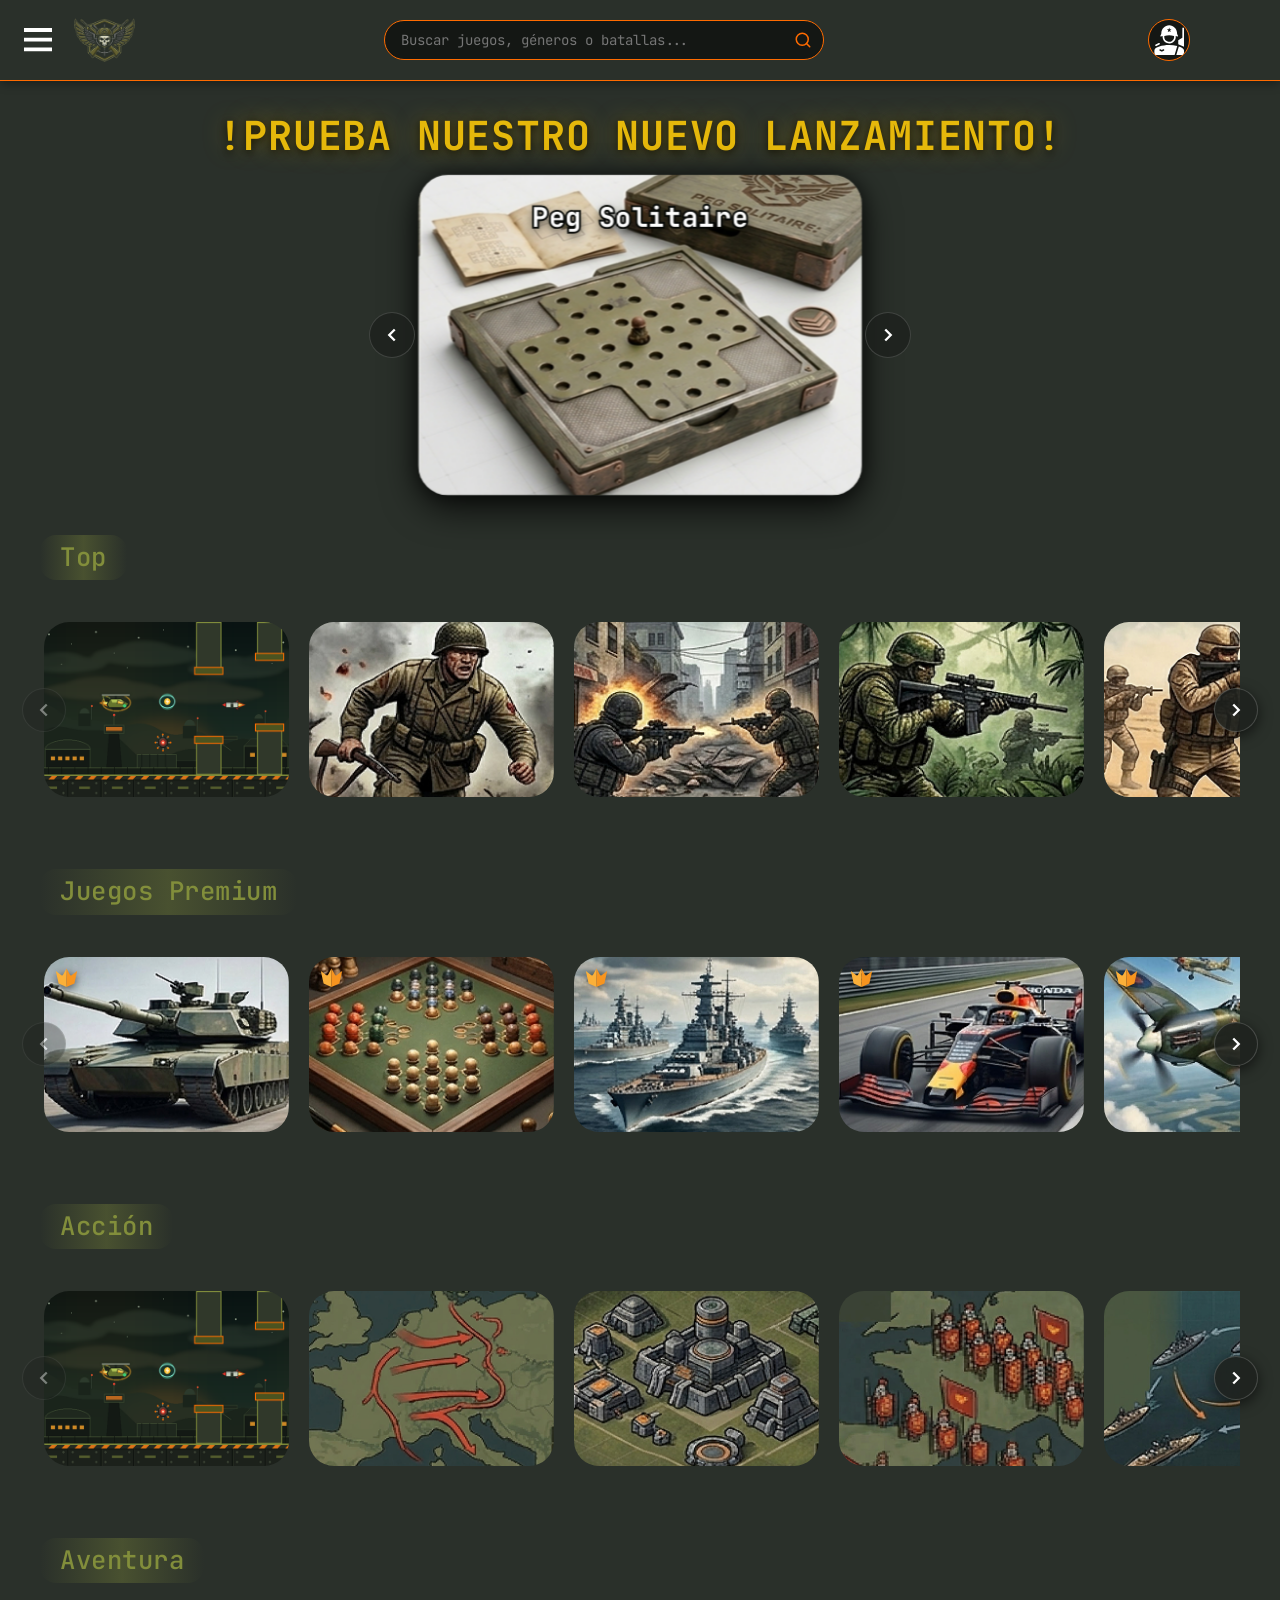
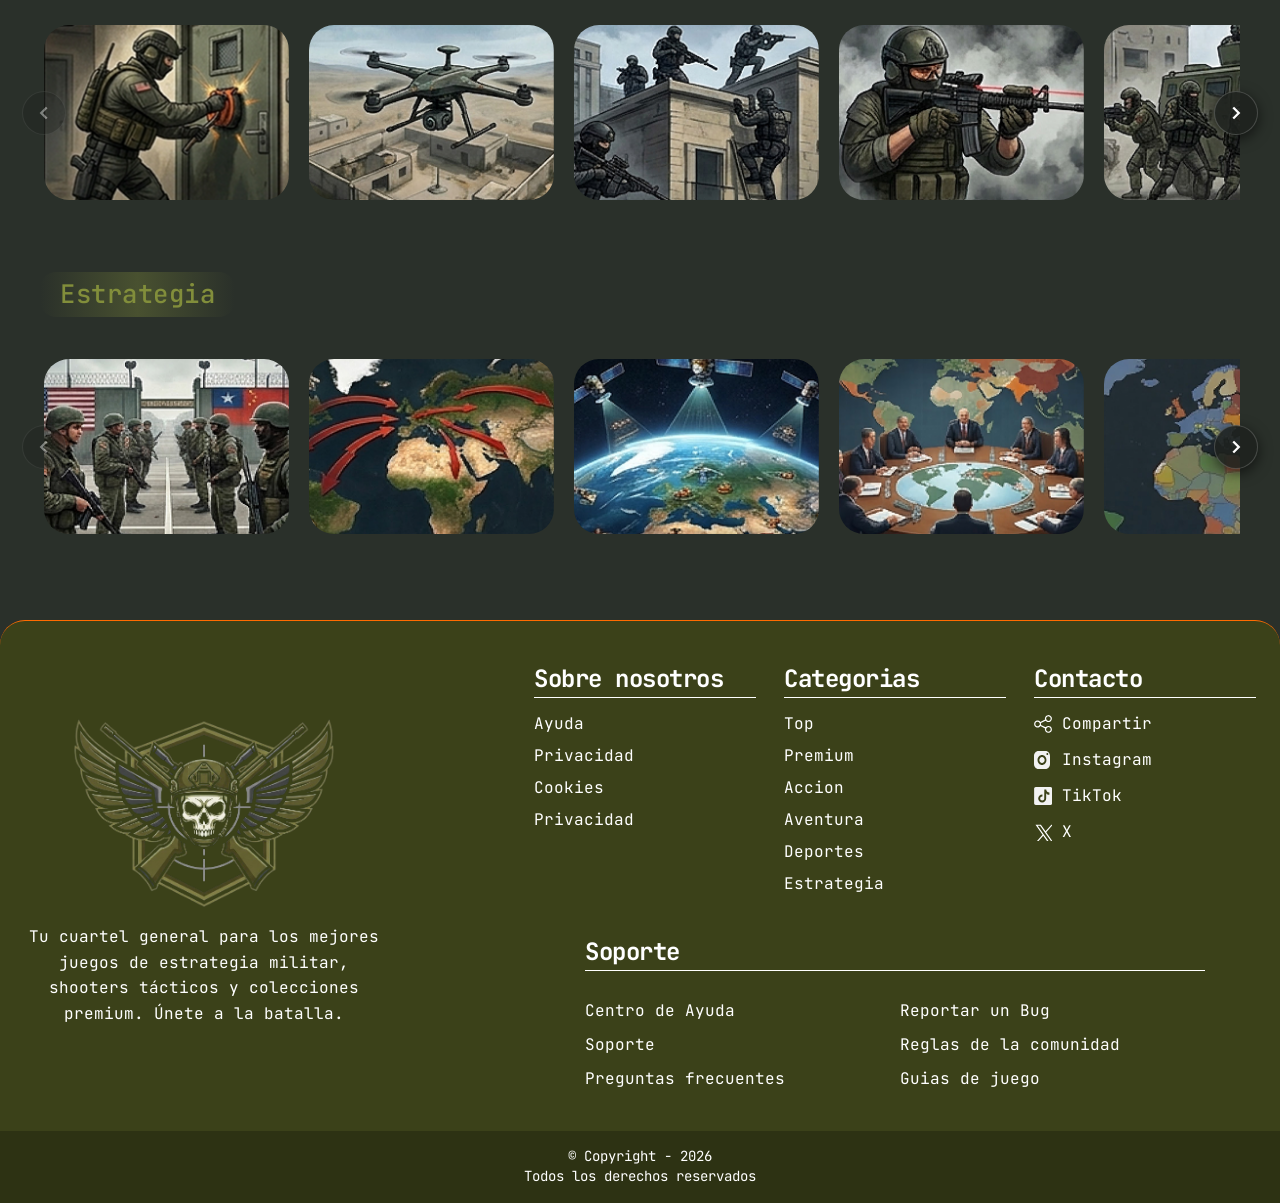
<file: index.html>
<!DOCTYPE html>
<html lang="es">
<head>
  <meta charset="UTF-8">
  <meta http-equiv="refresh" content="0; url=tp5/">
  <script>
    window.location.replace("tp5/");
  </script>
  <title>Redirigiendo a TP5...</title>
</head>
<body>
  <p>Redirigiendo a <a href="tp5/">TP5</a>...</p>
</body>
</html>
</file>
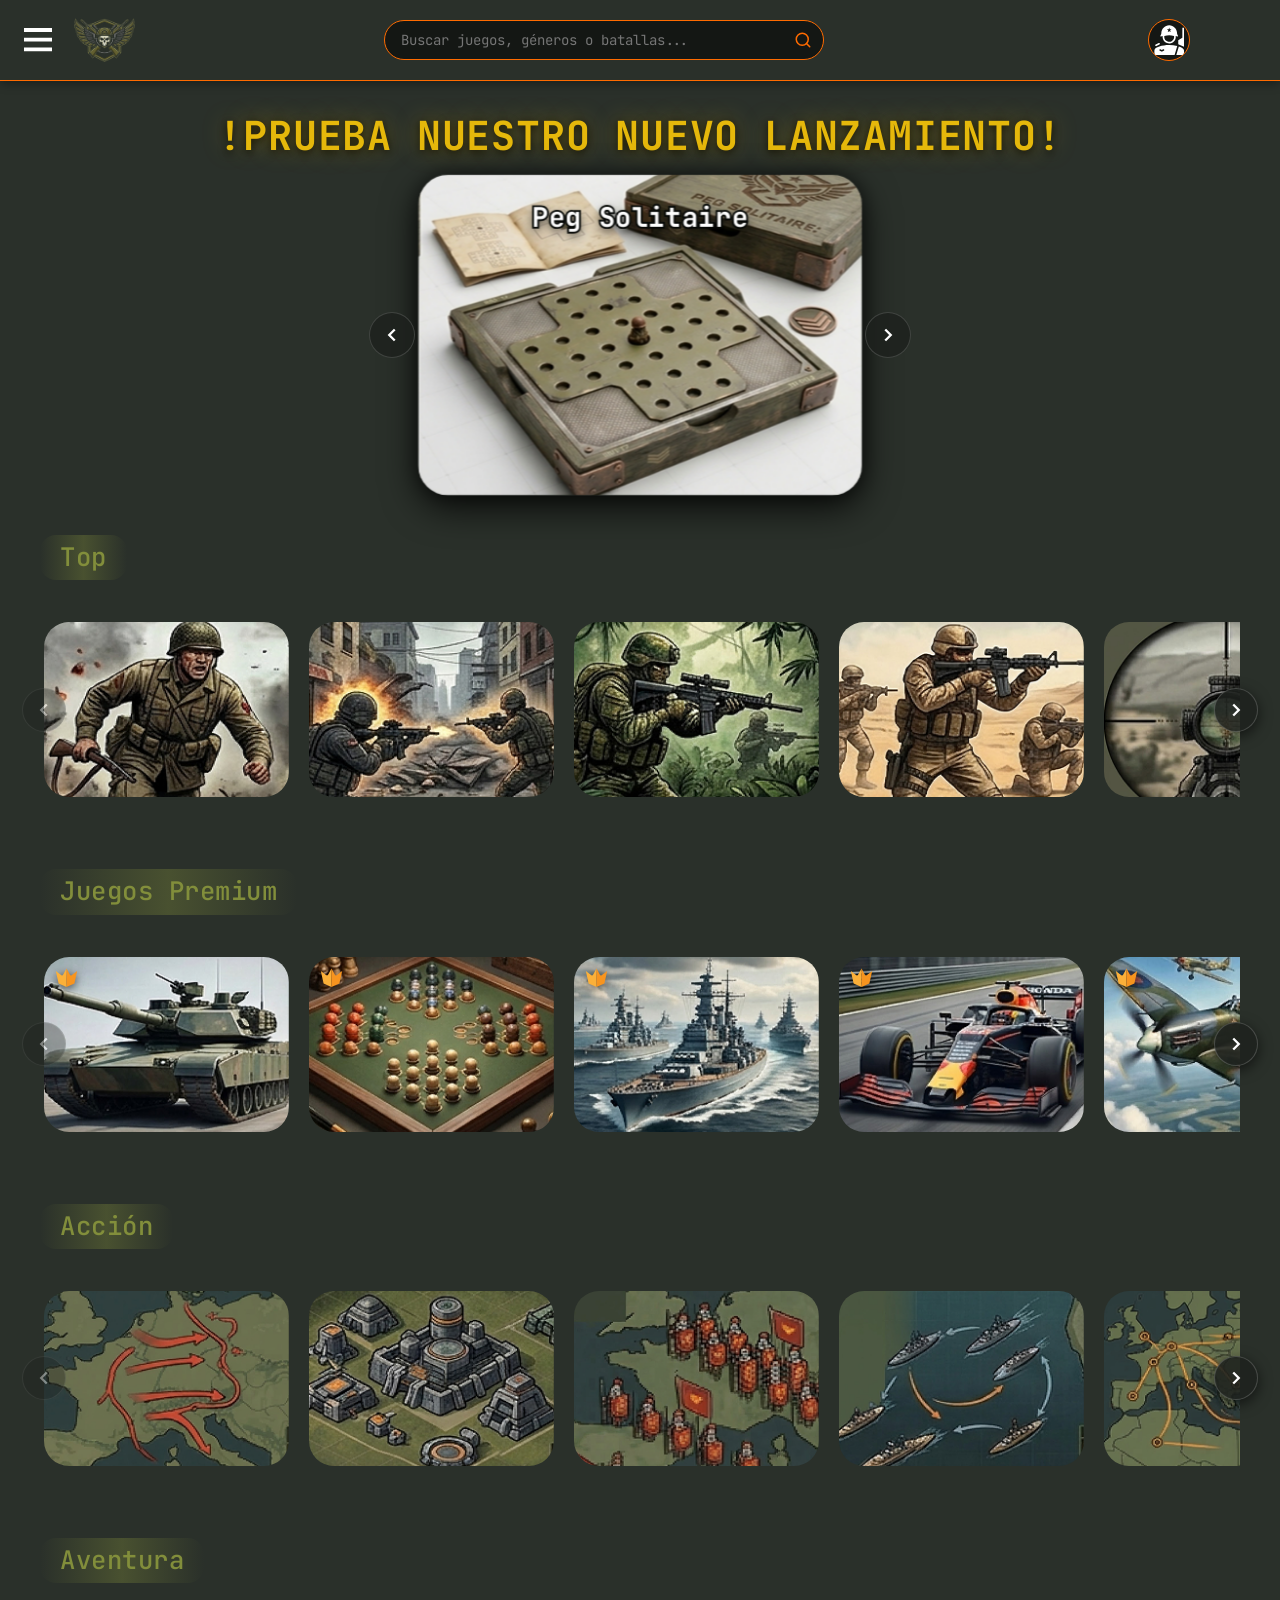
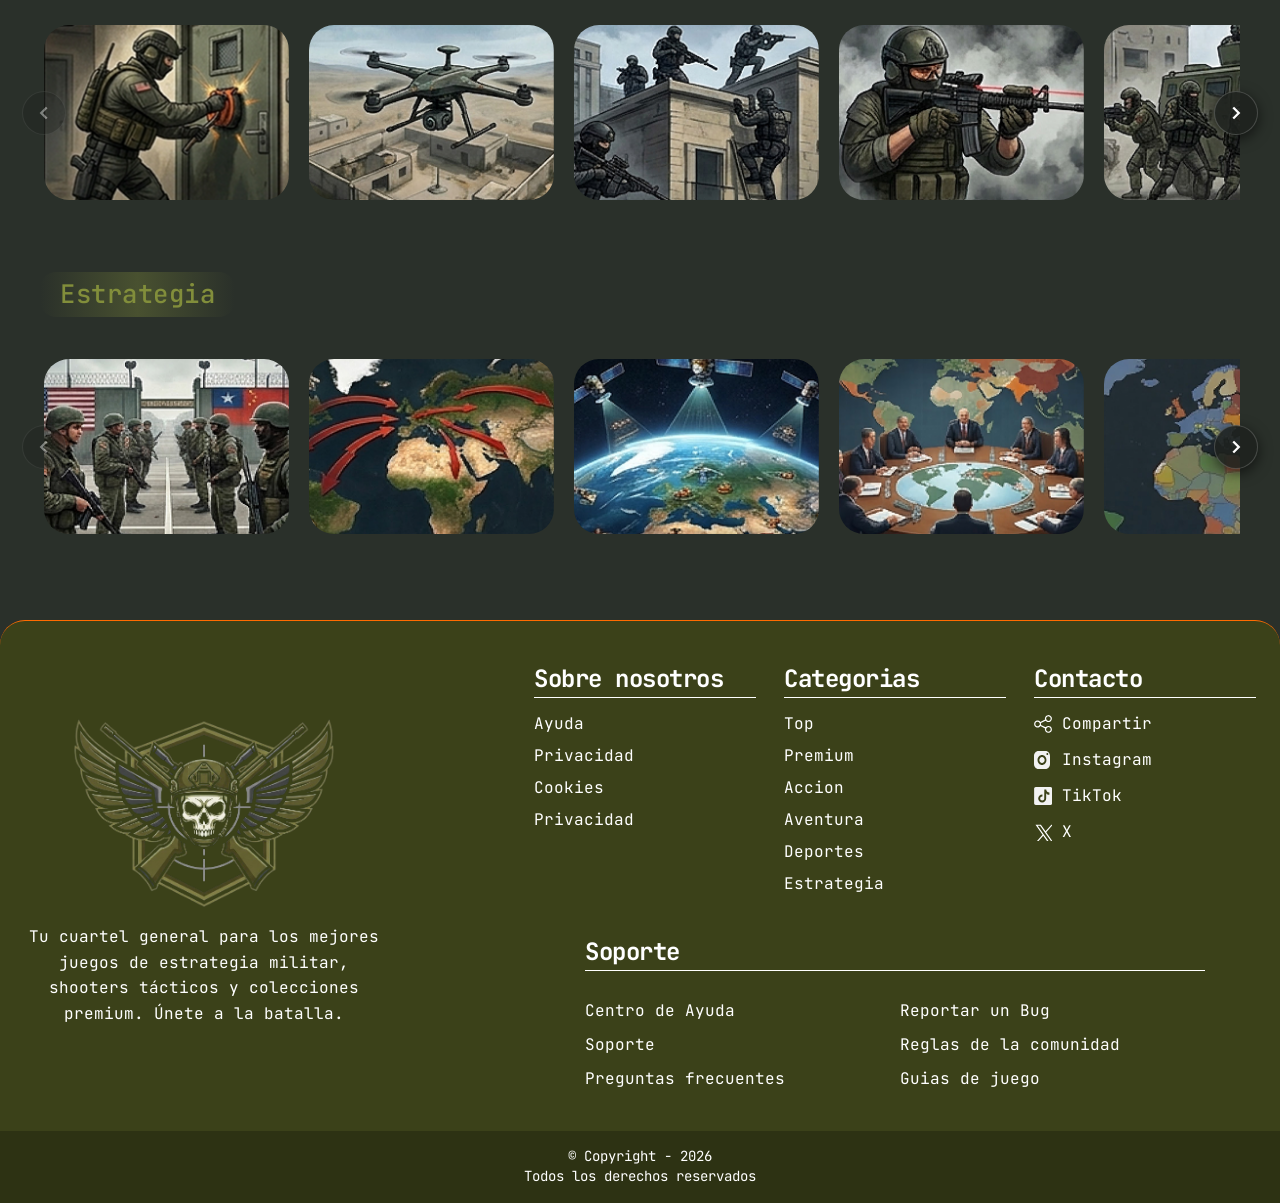
<file: tp2/index.html>
<!DOCTYPE html>
<html lang="es">
<head>
  <meta charset="UTF-8">
  <meta name="viewport" content="width=device-width, initial-scale=1.0">
  <title>Plataforma de Juegos — Inicio</title>
  <!-- ESTILOS DEL SISTEMA -->
  <link rel="stylesheet" href="css/variables.css">
  <link rel="stylesheet" href="css/base.css">
  <link rel="stylesheet" href="css/components/botones.css">
  <link rel="stylesheet" href="css/components/formularios.css">
  <link rel="stylesheet" href="css/components/navegacion.css">
  <link rel="stylesheet" href="css/components/cards.css">
  <link rel="stylesheet" href="css/components/carrusel.css">
  <link rel="stylesheet" href="css/components/modal.css">
  <link rel="stylesheet" href="css/components/footer.css">
  <link rel="stylesheet" href="css/loader.css">
  <link rel="stylesheet" href="css/responsive.css">
</head>
<body>

  <!-- PANTALLA DE CARGA LOADER S -->
  <div id="pantalla-carga" class="pantalla-carga">
    <div>
      <div class="loader-logo">
        <img src="assets/logo.png" alt="Silueta Logo">
        <img src="assets/logo.png" alt="Logo Cargando" id="loader-logo-color">
      </div>
      <p id="loader-porcentaje">0%</p>
      <span>Estableciendo enlace táctico con el servidor...</span>
    </div>
  </div>

  <!-- BARRA DE NAVEGACION SUPERIOR NAVBAR -->
  <header class="nav-principal">
    <div class="nav-contenedor">
      
      <!-- LADO IZQUIERDO MENU HAMBURGUESA Y LOGO OFICIAL -->
      <div class="nav-izquierda">
        <button id="btn-toggle-sidebar" aria-label="Abrir menú de navegación">
          <img src="assets/icons/menu.svg" alt="Menú lateral">
        </button>
        <a href="index.html" title="Ir a la página principal">
          <img src="assets/logo.png" alt="Logotipo Plataforma">
        </a>
      </div>

      <!-- CENTRO BUSCADOR PILL CON LUPA NARANJA -->
      <div class="nav-centro">
        <form role="search" onsubmit="event.preventDefault();">
          <input type="search" placeholder="Buscar juegos, géneros o batallas..." aria-label="Buscar juegos">
          <button type="submit" aria-label="Ejecutar búsqueda">
            <img src="assets/icons/icon-search.svg" alt="Buscar">
          </button>
        </form>
      </div>

      <!-- LADO DERECHO AVATAR CIRCULAR DEL SOLDADO Y MENU DESPLEGABLE -->
      <div class="nav-derecha">
        <div class="perfil-menu-contenedor">
          <button type="button" id="btn-perfil" aria-expanded="false" aria-haspopup="true" aria-controls="menu-perfil" aria-label="Abrir opciones de usuario">
            <img src="assets/icons/icon-profile.svg" alt="Avatar del soldado">
          </button>

          <div class="menu-desplegable-perfil" id="menu-perfil" role="menu" aria-label="Opciones de perfil">
            <ul>
              <li role="none"><a href="#" role="menuitem">Editar Perfil</a></li>
              <li role="none"><a href="#" role="menuitem">Biblioteca</a></li>
              <li role="none"><a href="login.html" role="menuitem">Cerrar Sesión</a></li>
            </ul>
          </div>
        </div>
      </div>

    </div>
  </header>

  <!-- SIDEBAR OFF CANVAS -->
  <div class="sidebar-overlay" id="sidebar-overlay"></div>
  <aside class="sidebar" id="sidebar">
    <header>
      <img src="assets/logo.png" alt="Logo" style="height: 36px;">
      <button id="btn-cerrar-sidebar" aria-label="Cerrar menú">
        <img src="assets/icons/icon-cerrar.svg" alt="Cerrar">
      </button>
    </header>

    <span>Navegación</span>
    <ul>
      <li class="activo"><a href="index.html"><img src="assets/icons/icon-home.svg" alt=""><span>Inicio</span></a></li>
      <li><a href="index.html#top"><img src="assets/icons/icon-top.svg" alt=""><span>Top Juegos</span></a></li>
      <li><a href="index.html#premium"><img src="assets/icons/icon-premium.svg" alt=""><span>Juegos Premium</span></a></li>
      <li><a href="index.html#accion"><img src="assets/icons/icon-action.svg" alt=""><span>Acción</span></a></li>
      <li><a href="index.html#aventura"><img src="assets/icons/icon-adventure.svg" alt=""><span>Aventura</span></a></li>
      <li><a href="index.html#estrategia"><img src="assets/icons/icon-strategy.svg" alt=""><span>Estrategia</span></a></li>
      <li><a href="index.html#deportes"><img src="assets/icons/icon-sports.svg" alt=""><span>Deportes</span></a></li>
    </ul>
  </aside>

  <!-- CONTENIDO PRINCIPAL -->
  <main class="contenido-principal">

    <!-- CARRUSEL PRINCIPAL D TRES VISTAS DE PEG SOLITAIRE -->
    <section class="seccion-carrusel-principal" aria-label="Carrusel principal de Peg Solitaire">
      <h2 class="carrusel-principal-titulo">!PRUEBA NUESTRO NUEVO LANZAMIENTO!</h2>

      <div class="carrusel-principal-contenedor">
        <!-- FLECHA IZQUIERDA -->
        <button class="carrusel-principal-flecha izquierda" id="carrusel-principal-btn-ant" aria-label="Imagen anterior">
          <svg viewBox="0 0 24 24" fill="none" stroke="currentColor" stroke-width="2.5">
            <polyline points="15 18 9 12 15 6"></polyline>
          </svg>
        </button>

        <!-- ESCENA D CON PERSPECTIVA -->
        <div class="carrusel-principal-escena-3d">
          <div class="carrusel-principal-3d" id="carrusel-principal-3d">
            <!-- CARA TABLERO CENTRAL -->
            <a href="game.html" class="carrusel-principal-tarjeta-3d cara-1" title="Jugar a Peg Solitaire">
              <h3 class="carrusel-principal-juego-nombre">Peg Solitaire</h3>
              <img src="assets/images/imagenes_de_carrusel_principal/Gemini_Generated_Image_r2d32jr2d32jr2d3 2.png" alt="Peg Solitaire Tablero">
              <span class="btn-card-accion btn-carrusel-principal-accion">JUGAR</span>
            </a>

            <!-- CARA DETALLE DE JUEGO -->
            <a href="game.html" class="carrusel-principal-tarjeta-3d cara-2" title="Jugar a Peg Solitaire">
              <h3 class="carrusel-principal-juego-nombre">Peg Solitaire</h3>
              <img src="assets/images/imagenes_de_carrusel_principal/Gemini_Generated_Image_r2d32jr2d32jr2d3 3.png" alt="Peg Solitaire Detalle">
              <span class="btn-card-accion btn-carrusel-principal-accion">JUGAR</span>
            </a>

            <!-- CARA VISTA TACTICA -->
            <a href="game.html" class="carrusel-principal-tarjeta-3d cara-3" title="Jugar a Peg Solitaire">
              <h3 class="carrusel-principal-juego-nombre">Peg Solitaire</h3>
              <img src="assets/images/imagenes_de_carrusel_principal/Gemini_Generated_Image_r2d32jr2d32jr2d3 5.png" alt="Peg Solitaire Táctica">
              <span class="btn-card-accion btn-carrusel-principal-accion">JUGAR</span>
            </a>
          </div>
        </div>

        <!-- FLECHA DERECHA -->
        <button class="carrusel-principal-flecha derecha" id="carrusel-principal-btn-sig" aria-label="Siguiente imagen">
          <svg viewBox="0 0 24 24" fill="none" stroke="currentColor" stroke-width="2.5">
            <polyline points="9 18 15 12 9 6"></polyline>
          </svg>
        </button>
      </div>
    </section>

    <!-- CATALOGO DE CATEGORIAS CON CARRUSELES HORIZONTALES FINITOS -->
    <div id="contenedor-categorias" class="contenedor-categorias"></div>

  </main>

  <!-- FAT FOOTER INSTITUCIONAL -->
  <footer class="footer-principal">
    <div class="footer-contenedor">
       
      <!-- MARCA Y DESCRIPCION -->
      <div class="footer-marca">
        <img src="assets/logo.png" alt="Logotipo Plataforma">
        <p>
          Tu cuartel general para los mejores juegos de estrategia militar, shooters tácticos y colecciones premium. Únete a la batalla.
        </p>
      </div>

      <!-- CONTENEDOR DE LINKS GRID -->
      <div class="footer-links-grid">
        <div>
          <h4>Sobre nosotros</h4>
          <ul>
            <li><a href="#">Ayuda</a></li>
            <li><a href="#">Privacidad</a></li>
            <li><a href="#">Cookies</a></li>
            <li><a href="#">Privacidad</a></li>
          </ul>
        </div>

        <div>
          <h4>Categorias</h4>
          <ul>
            <li><a href="index.html#top">Top</a></li>
            <li><a href="index.html#premium">Premium</a></li>
            <li><a href="index.html#accion">Accion</a></li>
            <li><a href="index.html#aventura">Aventura</a></li>
            <li><a href="index.html#deportes">Deportes</a></li>
            <li><a href="index.html#estrategia">Estrategia</a></li>
          </ul>
        </div>

        <div>
          <h4>Contacto</h4>
          <ul>
            <li><a href="#"><img src="assets/icons/icon-share.svg" alt=""> Compartir</a></li>
            <li><a href="#"><img src="assets/icons/icon-instagram.svg" alt=""> Instagram</a></li>
            <li><a href="#"><img src="assets/icons/icon-tiktok.svg" alt=""> TikTok</a></li>
            <li><a href="#"><img src="assets/icons/icon-x.svg" alt=""> X</a></li>
          </ul>
        </div>

        <!-- SECCION SOPORTE DENTRO DEL BLOQUE DE NAVEGACION -->
        <div class="footer-soporte">
          <h4>Soporte</h4>
          <div>
            <a href="#">Centro de Ayuda</a>
            <a href="#">Reportar un Bug</a>
            <a href="#">Soporte</a>
            <a href="#">Reglas de la comunidad</a>
            <a href="#">Preguntas frecuentes</a>
            <a href="#">Guias de juego</a>
          </div>
        </div>
      </div>

    </div>

    <!-- BARRA INFERIOR -->
    <div class="footer-bottom">
      <p>© Copyright - 2026</p>
      <p>Todos los derechos reservados</p>
    </div>
  </footer>

  <!-- MODAL DE COMPRA PASE DE BATALLA JUEGOS PREMIUM -->
  <div id="modal-pase-batalla" class="modal-overlay" role="dialog" aria-modal="true" aria-labelledby="modal-titulo" aria-hidden="true">
    <div class="modal-caja">
      <!-- BOTON DE CIERRE CRUZ -->
      <button type="button" class="modal-btn-cerrar" id="btn-cerrar-modal" aria-label="Cerrar modal de compra">&times;</button>

      <!-- TITULO CON SUBRAYADO NARANJA -->
      <h3 id="modal-titulo" class="modal-titulo">Unete a las filas</h3>
      <div class="modal-linea-decorativa" aria-hidden="true"></div>

      <!-- DESCRIPCION -->
      <p class="modal-descripcion">
        Para conocer la experiencia de juego y disfrutar de todo el contenido
      </p>

      <h4 class="modal-subtitulo">COMPRAR PASE DE BATALLA</h4>

      <!-- PRECIO Y BOTON PARA COMPRAR -->
      <div class="modal-precio-contenedor">
        <span class="modal-precio-texto">$40 USD</span>
        <button type="button" class="btn-modal-comprar" id="btn-modal-comprar">Comprar</button>
      </div>
    </div>
  </div>

  <script src="js/loader.js"></script>
  <script src="js/api.js"></script>
  <script src="js/carousel.js"></script>
  <script src="js/main.js"></script>
</body>
</html>
</file>
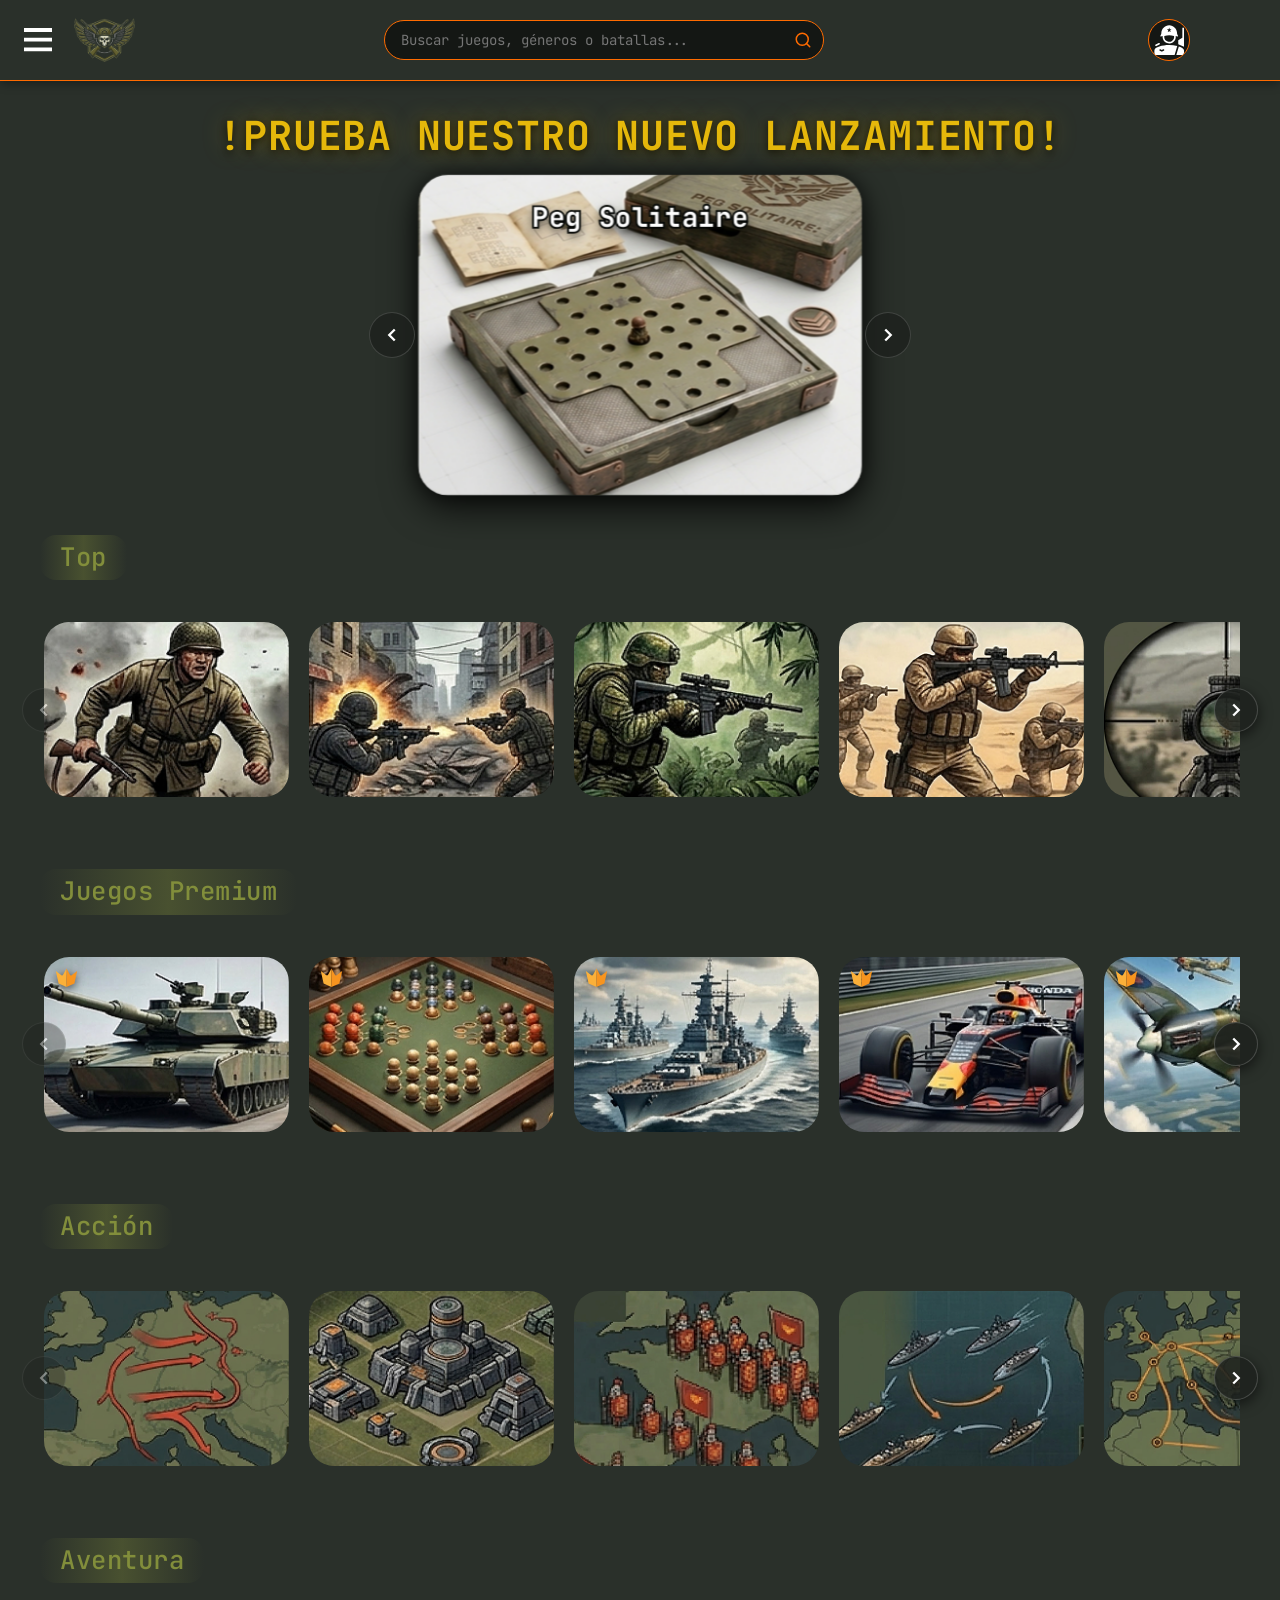
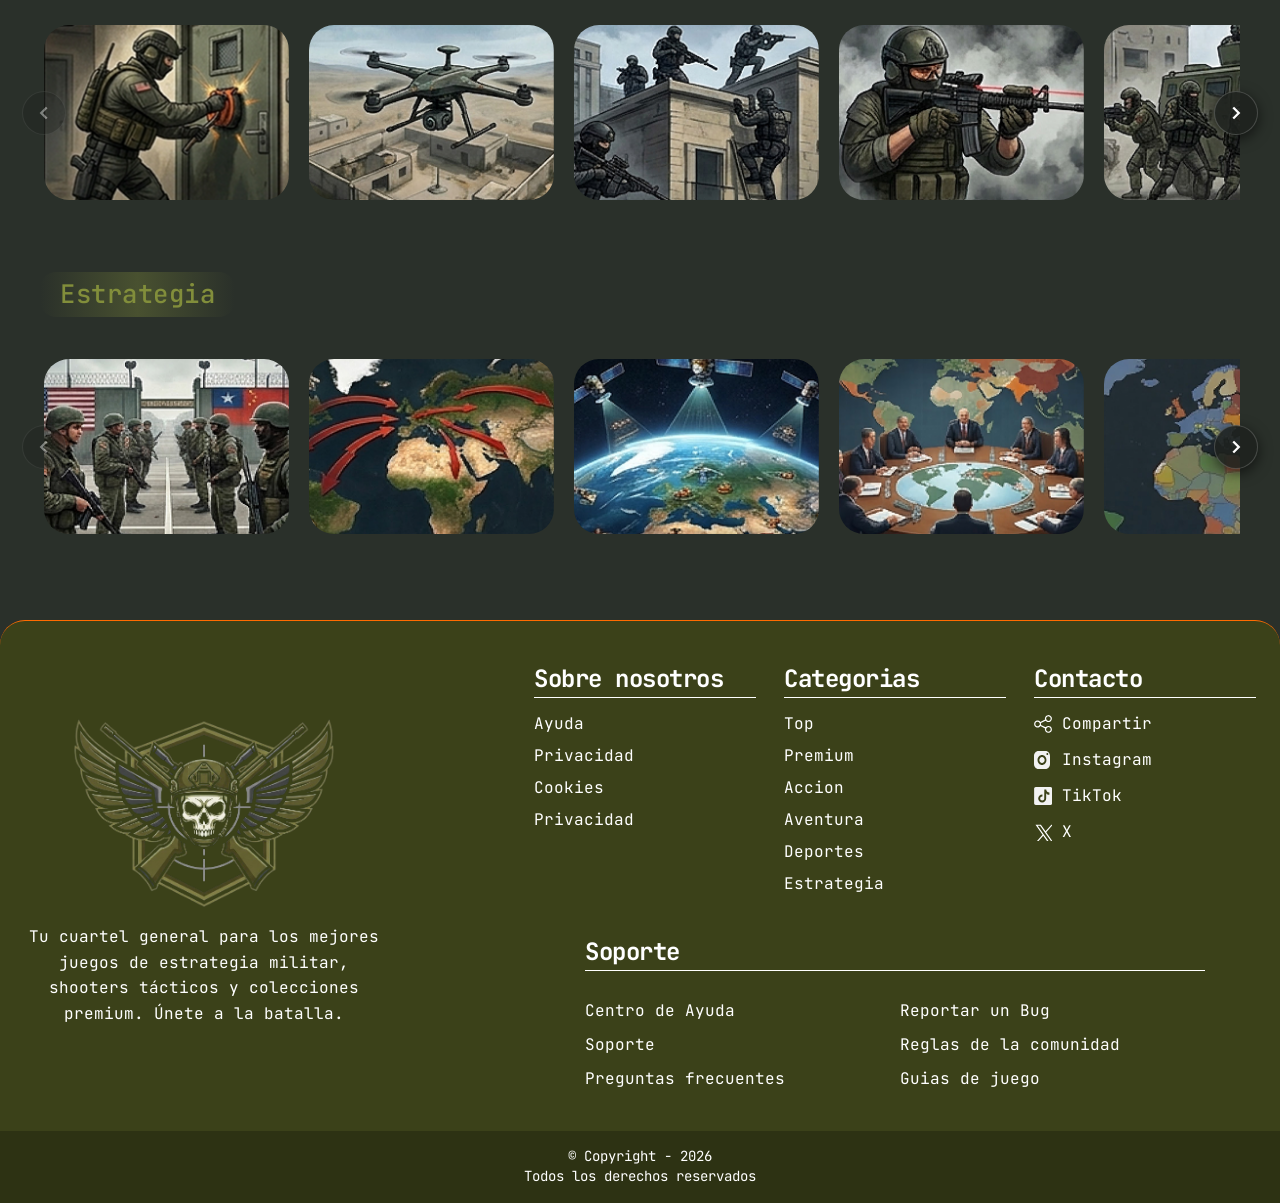
<file: tp3/index.html>
<!DOCTYPE html>
<html lang="es">
<head>
  <meta charset="UTF-8">
  <meta name="viewport" content="width=device-width, initial-scale=1.0">
  <title>Plataforma de Juegos — Inicio</title>
  <!-- ESTILOS DEL SISTEMA -->
  <link rel="stylesheet" href="css/variables.css">
  <link rel="stylesheet" href="css/base.css">
  <link rel="stylesheet" href="css/components/botones.css">
  <link rel="stylesheet" href="css/components/formularios.css">
  <link rel="stylesheet" href="css/components/navegacion.css">
  <link rel="stylesheet" href="css/components/cards.css">
  <link rel="stylesheet" href="css/components/carrusel.css">
  <link rel="stylesheet" href="css/components/modal.css">
  <link rel="stylesheet" href="css/components/footer.css">
  <link rel="stylesheet" href="css/loader.css">
  <link rel="stylesheet" href="css/responsive.css">
</head>
<body>

  <!-- PANTALLA DE CARGA LOADER S -->
  <div id="pantalla-carga" class="pantalla-carga">
    <div>
      <div class="loader-logo">
        <img src="assets/logo.png" alt="Silueta Logo">
        <img src="assets/logo.png" alt="Logo Cargando" id="loader-logo-color">
      </div>
      <p id="loader-porcentaje">0%</p>
      <span>Estableciendo enlace táctico con el servidor...</span>
    </div>
  </div>

  <!-- BARRA DE NAVEGACION SUPERIOR NAVBAR -->
  <header class="nav-principal">
    <div class="nav-contenedor">
      
      <!-- LADO IZQUIERDO MENU HAMBURGUESA Y LOGO OFICIAL -->
      <div class="nav-izquierda">
        <button id="btn-toggle-sidebar" aria-label="Abrir menú de navegación">
          <img src="assets/icons/menu.svg" alt="Menú lateral">
        </button>
        <a href="index.html" title="Ir a la página principal">
          <img src="assets/logo.png" alt="Logotipo Plataforma">
        </a>
      </div>

      <!-- CENTRO BUSCADOR PILL CON LUPA NARANJA -->
      <div class="nav-centro">
        <form role="search" onsubmit="event.preventDefault();">
          <input type="search" placeholder="Buscar juegos, géneros o batallas..." aria-label="Buscar juegos">
          <button type="submit" aria-label="Ejecutar búsqueda">
            <img src="assets/icons/icon-search.svg" alt="Buscar">
          </button>
        </form>
      </div>

      <!-- LADO DERECHO AVATAR CIRCULAR DEL SOLDADO Y MENU DESPLEGABLE -->
      <div class="nav-derecha">
        <div class="perfil-menu-contenedor">
          <button type="button" id="btn-perfil" aria-expanded="false" aria-haspopup="true" aria-controls="menu-perfil" aria-label="Abrir opciones de usuario">
            <img src="assets/icons/icon-profile.svg" alt="Avatar del soldado">
          </button>

          <div class="menu-desplegable-perfil" id="menu-perfil" role="menu" aria-label="Opciones de perfil">
            <ul>
              <li role="none"><a href="#" role="menuitem">Editar Perfil</a></li>
              <li role="none"><a href="#" role="menuitem">Biblioteca</a></li>
              <li role="none"><a href="login.html" role="menuitem">Cerrar Sesión</a></li>
            </ul>
          </div>
        </div>
      </div>

    </div>
  </header>

  <!-- SIDEBAR OFF CANVAS -->
  <div class="sidebar-overlay" id="sidebar-overlay"></div>
  <aside class="sidebar" id="sidebar">
    <header>
      <img src="assets/logo.png" alt="Logo" style="height: 36px;">
      <button id="btn-cerrar-sidebar" aria-label="Cerrar menú">
        <img src="assets/icons/icon-cerrar.svg" alt="Cerrar">
      </button>
    </header>

    <span>Navegación</span>
    <ul>
      <li class="activo"><a href="index.html"><img src="assets/icons/icon-home.svg" alt=""><span>Inicio</span></a></li>
      <li><a href="index.html#top"><img src="assets/icons/icon-top.svg" alt=""><span>Top Juegos</span></a></li>
      <li><a href="index.html#premium"><img src="assets/icons/icon-premium.svg" alt=""><span>Juegos Premium</span></a></li>
      <li><a href="index.html#accion"><img src="assets/icons/icon-action.svg" alt=""><span>Acción</span></a></li>
      <li><a href="index.html#aventura"><img src="assets/icons/icon-adventure.svg" alt=""><span>Aventura</span></a></li>
      <li><a href="index.html#estrategia"><img src="assets/icons/icon-strategy.svg" alt=""><span>Estrategia</span></a></li>
      <li><a href="index.html#deportes"><img src="assets/icons/icon-sports.svg" alt=""><span>Deportes</span></a></li>
    </ul>
  </aside>

  <!-- CONTENIDO PRINCIPAL -->
  <main class="contenido-principal">

    <!-- CARRUSEL PRINCIPAL D TRES VISTAS DE PEG SOLITAIRE -->
    <section class="seccion-carrusel-principal" aria-label="Carrusel principal de Peg Solitaire">
      <h2 class="carrusel-principal-titulo">!PRUEBA NUESTRO NUEVO LANZAMIENTO!</h2>

      <div class="carrusel-principal-contenedor">
        <!-- FLECHA IZQUIERDA -->
        <button class="carrusel-principal-flecha izquierda" id="carrusel-principal-btn-ant" aria-label="Imagen anterior">
          <svg viewBox="0 0 24 24" fill="none" stroke="currentColor" stroke-width="2.5">
            <polyline points="15 18 9 12 15 6"></polyline>
          </svg>
        </button>

        <!-- ESCENA D CON PERSPECTIVA -->
        <div class="carrusel-principal-escena-3d">
          <div class="carrusel-principal-3d" id="carrusel-principal-3d">
            <!-- CARA TABLERO CENTRAL -->
            <a href="pegsolitaire.html" class="carrusel-principal-tarjeta-3d cara-1" title="Jugar a Peg Solitaire">
              <h3 class="carrusel-principal-juego-nombre">Peg Solitaire</h3>
              <img src="assets/images/imagenes_de_carrusel_principal/Gemini_Generated_Image_r2d32jr2d32jr2d3 2.png" alt="Peg Solitaire Tablero">
              <span class="btn-card-accion btn-carrusel-principal-accion">JUGAR</span>
            </a>

            <!-- CARA DETALLE DE JUEGO (BLOCKA) -->
            <a href="blocka.html" class="carrusel-principal-tarjeta-3d cara-2" title="Jugar a BLOCKA">
              <h3 class="carrusel-principal-juego-nombre">BLOCKA</h3>
              <img src="assets/images/puzzles/puzzle-1.jpg" alt="BLOCKA Rompecabezas">
              <span class="btn-card-accion btn-carrusel-principal-accion">JUGAR</span>
            </a>

            <!-- CARA VISTA TACTICA -->
            <a href="pegsolitaire.html" class="carrusel-principal-tarjeta-3d cara-3" title="Jugar a Peg Solitaire">
              <h3 class="carrusel-principal-juego-nombre">Peg Solitaire</h3>
              <img src="assets/images/imagenes_de_carrusel_principal/Gemini_Generated_Image_r2d32jr2d32jr2d3 5.png" alt="Peg Solitaire Táctica">
              <span class="btn-card-accion btn-carrusel-principal-accion">JUGAR</span>
            </a>
          </div>
        </div>

        <!-- FLECHA DERECHA -->
        <button class="carrusel-principal-flecha derecha" id="carrusel-principal-btn-sig" aria-label="Siguiente imagen">
          <svg viewBox="0 0 24 24" fill="none" stroke="currentColor" stroke-width="2.5">
            <polyline points="9 18 15 12 9 6"></polyline>
          </svg>
        </button>
      </div>
    </section>

    <!-- CATALOGO DE CATEGORIAS CON CARRUSELES HORIZONTALES FINITOS -->
    <div id="contenedor-categorias" class="contenedor-categorias"></div>

  </main>

  <!-- FAT FOOTER INSTITUCIONAL -->
  <footer class="footer-principal">
    <div class="footer-contenedor">
       
      <!-- MARCA Y DESCRIPCION -->
      <div class="footer-marca">
        <img src="assets/logo.png" alt="Logotipo Plataforma">
        <p>
          Tu cuartel general para los mejores juegos de estrategia militar, shooters tácticos y colecciones premium. Únete a la batalla.
        </p>
      </div>

      <!-- CONTENEDOR DE LINKS GRID -->
      <div class="footer-links-grid">
        <div>
          <h4>Sobre nosotros</h4>
          <ul>
            <li><a href="#">Ayuda</a></li>
            <li><a href="#">Privacidad</a></li>
            <li><a href="#">Cookies</a></li>
            <li><a href="#">Privacidad</a></li>
          </ul>
        </div>

        <div>
          <h4>Categorias</h4>
          <ul>
            <li><a href="index.html#top">Top</a></li>
            <li><a href="index.html#premium">Premium</a></li>
            <li><a href="index.html#accion">Accion</a></li>
            <li><a href="index.html#aventura">Aventura</a></li>
            <li><a href="index.html#deportes">Deportes</a></li>
            <li><a href="index.html#estrategia">Estrategia</a></li>
          </ul>
        </div>

        <div>
          <h4>Contacto</h4>
          <ul>
            <li><a href="#"><img src="assets/icons/icon-share.svg" alt=""> Compartir</a></li>
            <li><a href="#"><img src="assets/icons/icon-instagram.svg" alt=""> Instagram</a></li>
            <li><a href="#"><img src="assets/icons/icon-tiktok.svg" alt=""> TikTok</a></li>
            <li><a href="#"><img src="assets/icons/icon-x.svg" alt=""> X</a></li>
          </ul>
        </div>

        <!-- SECCION SOPORTE DENTRO DEL BLOQUE DE NAVEGACION -->
        <div class="footer-soporte">
          <h4>Soporte</h4>
          <div>
            <a href="#">Centro de Ayuda</a>
            <a href="#">Reportar un Bug</a>
            <a href="#">Soporte</a>
            <a href="#">Reglas de la comunidad</a>
            <a href="#">Preguntas frecuentes</a>
            <a href="#">Guias de juego</a>
          </div>
        </div>
      </div>

    </div>

    <!-- BARRA INFERIOR -->
    <div class="footer-bottom">
      <p>© Copyright - 2026</p>
      <p>Todos los derechos reservados</p>
    </div>
  </footer>

  <!-- MODAL DE COMPRA PASE DE BATALLA JUEGOS PREMIUM -->
  <div id="modal-pase-batalla" class="modal-overlay" role="dialog" aria-modal="true" aria-labelledby="modal-titulo" aria-hidden="true">
    <div class="modal-caja">
      <!-- BOTON DE CIERRE CRUZ -->
      <button type="button" class="modal-btn-cerrar" id="btn-cerrar-modal" aria-label="Cerrar modal de compra">&times;</button>

      <!-- TITULO CON SUBRAYADO NARANJA -->
      <h3 id="modal-titulo" class="modal-titulo">Unete a las filas</h3>
      <div class="modal-linea-decorativa" aria-hidden="true"></div>

      <!-- DESCRIPCION -->
      <p class="modal-descripcion">
        Para conocer la experiencia de juego y disfrutar de todo el contenido
      </p>

      <h4 class="modal-subtitulo">COMPRAR PASE DE BATALLA</h4>

      <!-- PRECIO Y BOTON PARA COMPRAR -->
      <div class="modal-precio-contenedor">
        <span class="modal-precio-texto">$40 USD</span>
        <button type="button" class="btn-modal-comprar" id="btn-modal-comprar">Comprar</button>
      </div>
    </div>
  </div>

  <script src="js/loader.js"></script>
  <script src="js/api.js"></script>
  <script src="js/carousel.js"></script>
  <script src="js/main.js"></script>
</body>
</html>
</file>
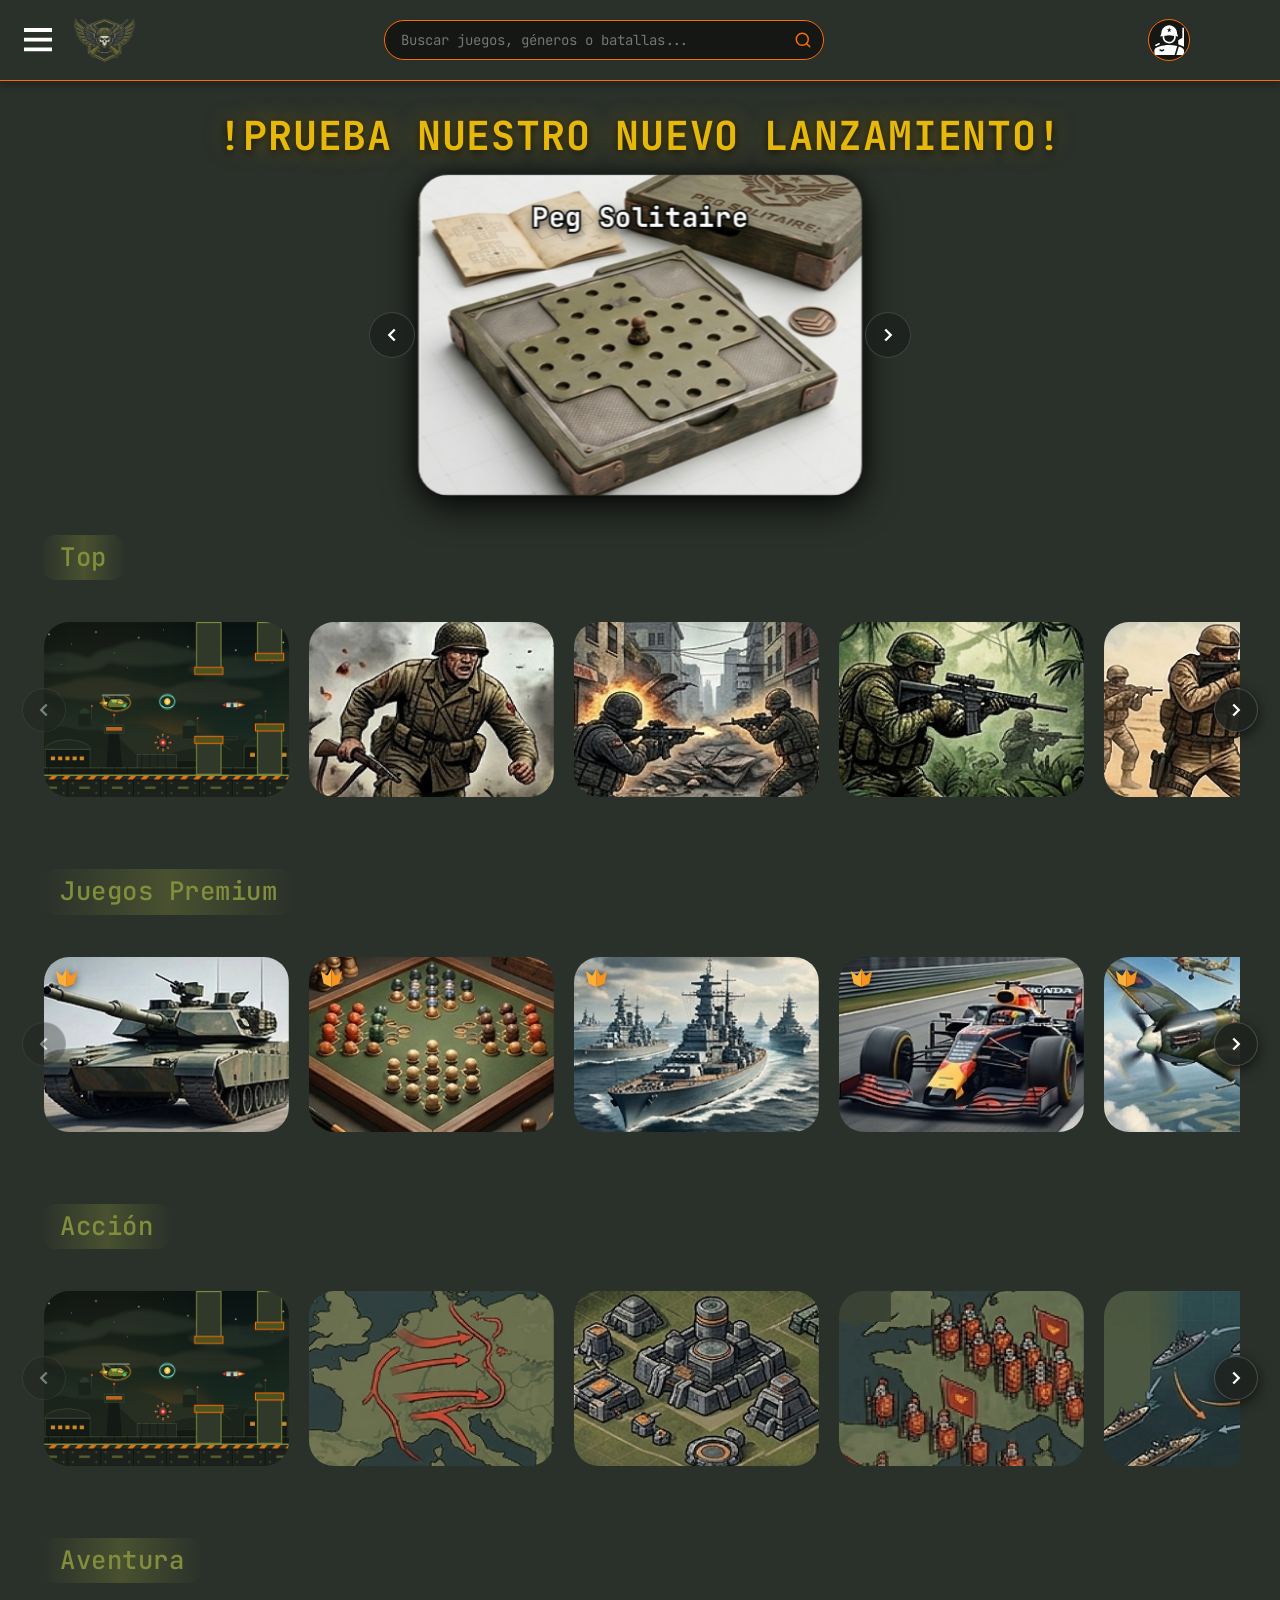
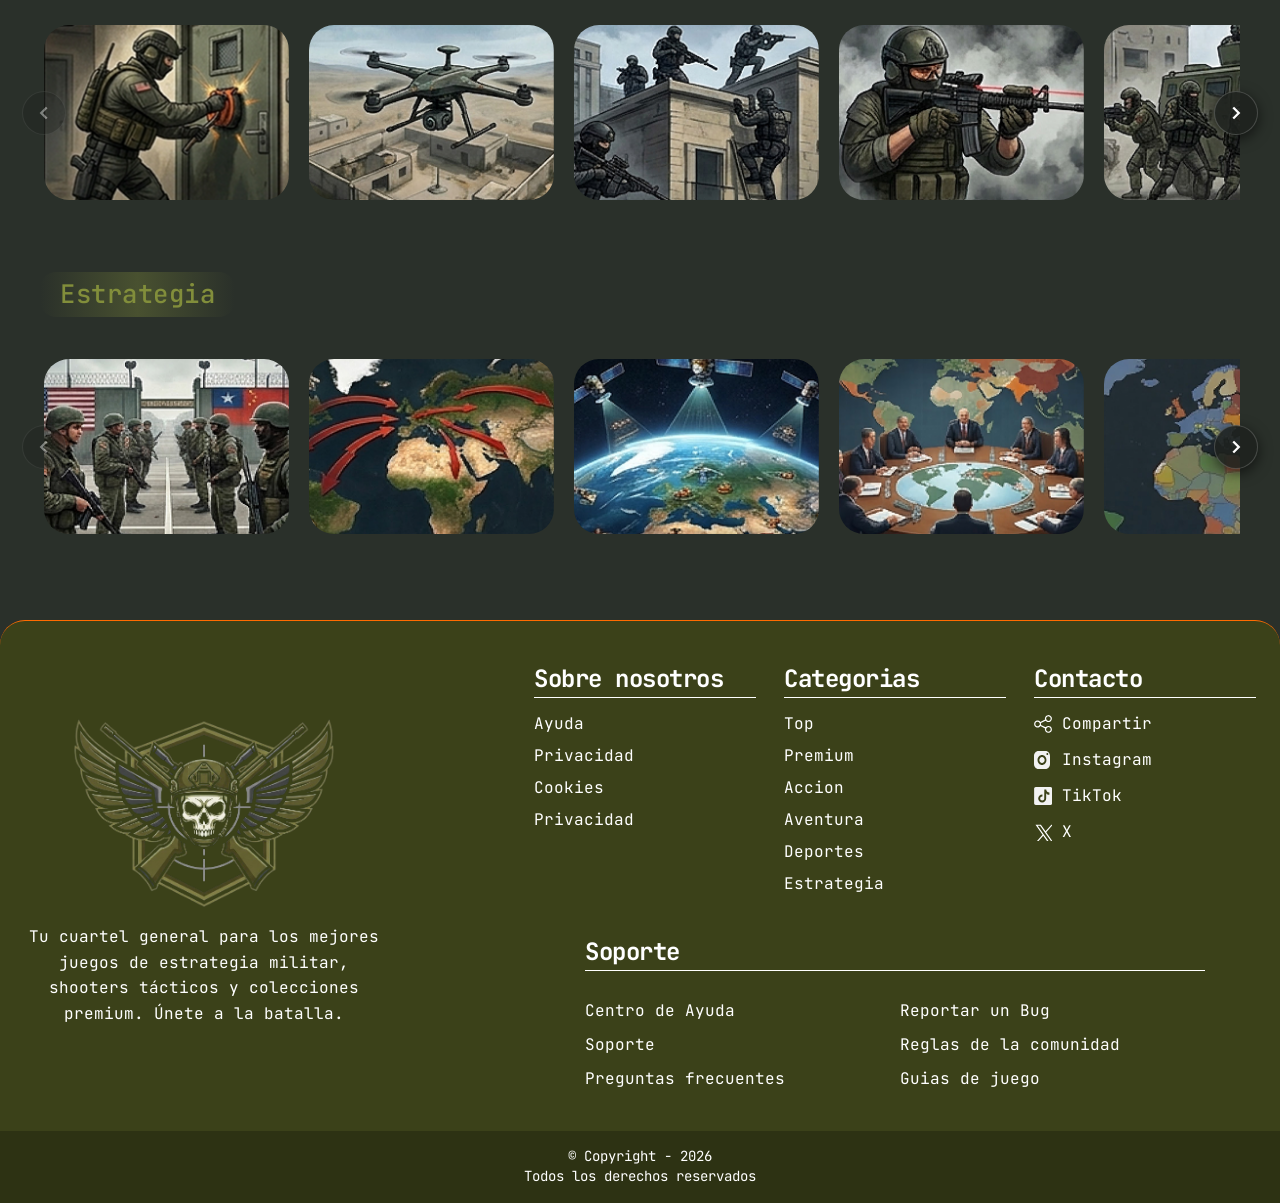
<file: tp5/index.html>
<!DOCTYPE html>
<html lang="es">
<head>
  <meta charset="UTF-8">
  <meta name="viewport" content="width=device-width, initial-scale=1.0">
  <title>Plataforma de Juegos — Inicio</title>
  <!-- ESTILOS DEL SISTEMA -->
  <link rel="stylesheet" href="css/variables.css">
  <link rel="stylesheet" href="css/base.css">
  <link rel="stylesheet" href="css/components/botones.css">
  <link rel="stylesheet" href="css/components/formularios.css">
  <link rel="stylesheet" href="css/components/navegacion.css">
  <link rel="stylesheet" href="css/components/cards.css">
  <link rel="stylesheet" href="css/components/carrusel.css">
  <link rel="stylesheet" href="css/components/modal.css">
  <link rel="stylesheet" href="css/components/footer.css">
  <link rel="stylesheet" href="css/loader.css">
  <link rel="stylesheet" href="css/responsive.css">
</head>
<body>

  <!-- PANTALLA DE CARGA LOADER S -->
  <div id="pantalla-carga" class="pantalla-carga">
    <div>
      <div class="loader-logo">
        <img src="assets/logo.png" alt="Silueta Logo">
        <img src="assets/logo.png" alt="Logo Cargando" id="loader-logo-color">
      </div>
      <p id="loader-porcentaje">0%</p>
      <span>Estableciendo enlace táctico con el servidor...</span>
    </div>
  </div>

  <!-- BARRA DE NAVEGACION SUPERIOR NAVBAR -->
  <header class="nav-principal">
    <div class="nav-contenedor">
      
      <!-- LADO IZQUIERDO MENU HAMBURGUESA Y LOGO OFICIAL -->
      <div class="nav-izquierda">
        <button id="btn-toggle-sidebar" aria-label="Abrir menú de navegación">
          <img src="assets/icons/menu.svg" alt="Menú lateral">
        </button>
        <a href="index.html" title="Ir a la página principal">
          <img src="assets/logo.png" alt="Logotipo Plataforma">
        </a>
      </div>

      <!-- CENTRO BUSCADOR PILL CON LUPA NARANJA -->
      <div class="nav-centro">
        <form role="search" onsubmit="event.preventDefault();">
          <input type="search" placeholder="Buscar juegos, géneros o batallas..." aria-label="Buscar juegos">
          <button type="submit" aria-label="Ejecutar búsqueda">
            <img src="assets/icons/icon-search.svg" alt="Buscar">
          </button>
        </form>
      </div>

      <!-- LADO DERECHO AVATAR CIRCULAR DEL SOLDADO Y MENU DESPLEGABLE -->
      <div class="nav-derecha">
        <div class="perfil-menu-contenedor">
          <button type="button" id="btn-perfil" aria-expanded="false" aria-haspopup="true" aria-controls="menu-perfil" aria-label="Abrir opciones de usuario">
            <img src="assets/icons/icon-profile.svg" alt="Avatar del soldado">
          </button>

          <div class="menu-desplegable-perfil" id="menu-perfil" role="menu" aria-label="Opciones de perfil">
            <ul>
              <li role="none"><a href="#" role="menuitem">Editar Perfil</a></li>
              <li role="none"><a href="#" role="menuitem">Biblioteca</a></li>
              <li role="none"><a href="login.html" role="menuitem">Cerrar Sesión</a></li>
            </ul>
          </div>
        </div>
      </div>

    </div>
  </header>

  <!-- SIDEBAR OFF CANVAS -->
  <div class="sidebar-overlay" id="sidebar-overlay"></div>
  <aside class="sidebar" id="sidebar">
    <header>
      <img src="assets/logo.png" alt="Logo" style="height: 36px;">
      <button id="btn-cerrar-sidebar" aria-label="Cerrar menú">
        <img src="assets/icons/icon-cerrar.svg" alt="Cerrar">
      </button>
    </header>

    <span>Navegación</span>
    <ul>
      <li class="activo"><a href="index.html"><img src="assets/icons/icon-home.svg" alt=""><span>Inicio</span></a></li>
      <li><a href="index.html#top"><img src="assets/icons/icon-top.svg" alt=""><span>Top Juegos</span></a></li>
      <li><a href="index.html#premium"><img src="assets/icons/icon-premium.svg" alt=""><span>Juegos Premium</span></a></li>
      <li><a href="index.html#accion"><img src="assets/icons/icon-action.svg" alt=""><span>Acción</span></a></li>
      <li><a href="index.html#aventura"><img src="assets/icons/icon-adventure.svg" alt=""><span>Aventura</span></a></li>
      <li><a href="index.html#estrategia"><img src="assets/icons/icon-strategy.svg" alt=""><span>Estrategia</span></a></li>
      <li><a href="index.html#deportes"><img src="assets/icons/icon-sports.svg" alt=""><span>Deportes</span></a></li>
    </ul>
  </aside>

  <!-- CONTENIDO PRINCIPAL -->
  <main class="contenido-principal">

    <!-- CARRUSEL PRINCIPAL D TRES VISTAS DE PEG SOLITAIRE -->
    <section class="seccion-carrusel-principal" aria-label="Carrusel principal de Peg Solitaire">
      <h2 class="carrusel-principal-titulo">!PRUEBA NUESTRO NUEVO LANZAMIENTO!</h2>

      <div class="carrusel-principal-contenedor">
        <!-- FLECHA IZQUIERDA -->
        <button class="carrusel-principal-flecha izquierda" id="carrusel-principal-btn-ant" aria-label="Imagen anterior">
          <svg viewBox="0 0 24 24" fill="none" stroke="currentColor" stroke-width="2.5">
            <polyline points="15 18 9 12 15 6"></polyline>
          </svg>
        </button>

        <!-- ESCENA D CON PERSPECTIVA -->
        <div class="carrusel-principal-escena-3d">
          <div class="carrusel-principal-3d" id="carrusel-principal-3d">
            <!-- CARA TABLERO CENTRAL -->
            <a href="pegsolitaire.html" class="carrusel-principal-tarjeta-3d cara-1" title="Jugar a Peg Solitaire">
              <h3 class="carrusel-principal-juego-nombre">Peg Solitaire</h3>
              <img src="assets/images/imagenes_de_carrusel_principal/Gemini_Generated_Image_r2d32jr2d32jr2d3 2.png" alt="Peg Solitaire Tablero">
              <span class="btn-card-accion btn-carrusel-principal-accion">JUGAR</span>
            </a>

            <!-- CARA DETALLE DE JUEGO (BLOCKA) -->
            <a href="blocka.html" class="carrusel-principal-tarjeta-3d cara-2" title="Jugar a BLOCKA">
              <h3 class="carrusel-principal-juego-nombre">BLOCKA</h3>
              <img src="assets/images/puzzles/puzzle-1.jpg" alt="BLOCKA Rompecabezas">
              <span class="btn-card-accion btn-carrusel-principal-accion">JUGAR</span>
            </a>

            <!-- CARA NUEVO LANZAMIENTO TP5 (SKY RECON) -->
            <a href="skyrecon.html" class="carrusel-principal-tarjeta-3d cara-3" title="Jugar a SKY RECON">
              <h3 class="carrusel-principal-juego-nombre">SKY RECON</h3>
              <img src="assets/images/skyrecon/portada-skyrecon.png" alt="SKY RECON Dron Táctico">
              <span class="btn-card-accion btn-carrusel-principal-accion">JUGAR</span>
            </a>
          </div>
        </div>

        <!-- FLECHA DERECHA -->
        <button class="carrusel-principal-flecha derecha" id="carrusel-principal-btn-sig" aria-label="Siguiente imagen">
          <svg viewBox="0 0 24 24" fill="none" stroke="currentColor" stroke-width="2.5">
            <polyline points="9 18 15 12 9 6"></polyline>
          </svg>
        </button>
      </div>
    </section>

    <!-- CATALOGO DE CATEGORIAS CON CARRUSELES HORIZONTALES FINITOS -->
    <div id="contenedor-categorias" class="contenedor-categorias"></div>

  </main>

  <!-- FAT FOOTER INSTITUCIONAL -->
  <footer class="footer-principal">
    <div class="footer-contenedor">
       
      <!-- MARCA Y DESCRIPCION -->
      <div class="footer-marca">
        <img src="assets/logo.png" alt="Logotipo Plataforma">
        <p>
          Tu cuartel general para los mejores juegos de estrategia militar, shooters tácticos y colecciones premium. Únete a la batalla.
        </p>
      </div>

      <!-- CONTENEDOR DE LINKS GRID -->
      <div class="footer-links-grid">
        <div>
          <h4>Sobre nosotros</h4>
          <ul>
            <li><a href="#">Ayuda</a></li>
            <li><a href="#">Privacidad</a></li>
            <li><a href="#">Cookies</a></li>
            <li><a href="#">Privacidad</a></li>
          </ul>
        </div>

        <div>
          <h4>Categorias</h4>
          <ul>
            <li><a href="index.html#top">Top</a></li>
            <li><a href="index.html#premium">Premium</a></li>
            <li><a href="index.html#accion">Accion</a></li>
            <li><a href="index.html#aventura">Aventura</a></li>
            <li><a href="index.html#deportes">Deportes</a></li>
            <li><a href="index.html#estrategia">Estrategia</a></li>
          </ul>
        </div>

        <div>
          <h4>Contacto</h4>
          <ul>
            <li><a href="#"><img src="assets/icons/icon-share.svg" alt=""> Compartir</a></li>
            <li><a href="#"><img src="assets/icons/icon-instagram.svg" alt=""> Instagram</a></li>
            <li><a href="#"><img src="assets/icons/icon-tiktok.svg" alt=""> TikTok</a></li>
            <li><a href="#"><img src="assets/icons/icon-x.svg" alt=""> X</a></li>
          </ul>
        </div>

        <!-- SECCION SOPORTE DENTRO DEL BLOQUE DE NAVEGACION -->
        <div class="footer-soporte">
          <h4>Soporte</h4>
          <div>
            <a href="#">Centro de Ayuda</a>
            <a href="#">Reportar un Bug</a>
            <a href="#">Soporte</a>
            <a href="#">Reglas de la comunidad</a>
            <a href="#">Preguntas frecuentes</a>
            <a href="#">Guias de juego</a>
          </div>
        </div>
      </div>

    </div>

    <!-- BARRA INFERIOR -->
    <div class="footer-bottom">
      <p>© Copyright - 2026</p>
      <p>Todos los derechos reservados</p>
    </div>
  </footer>

  <!-- MODAL DE COMPRA PASE DE BATALLA JUEGOS PREMIUM -->
  <div id="modal-pase-batalla" class="modal-overlay" role="dialog" aria-modal="true" aria-labelledby="modal-titulo" aria-hidden="true">
    <div class="modal-caja">
      <!-- BOTON DE CIERRE CRUZ -->
      <button type="button" class="modal-btn-cerrar" id="btn-cerrar-modal" aria-label="Cerrar modal de compra">&times;</button>

      <!-- TITULO CON SUBRAYADO NARANJA -->
      <h3 id="modal-titulo" class="modal-titulo">Unete a las filas</h3>
      <div class="modal-linea-decorativa" aria-hidden="true"></div>

      <!-- DESCRIPCION -->
      <p class="modal-descripcion">
        Para conocer la experiencia de juego y disfrutar de todo el contenido
      </p>

      <h4 class="modal-subtitulo">COMPRAR PASE DE BATALLA</h4>

      <!-- PRECIO Y BOTON PARA COMPRAR -->
      <div class="modal-precio-contenedor">
        <span class="modal-precio-texto">$40 USD</span>
        <button type="button" class="btn-modal-comprar" id="btn-modal-comprar">Comprar</button>
      </div>
    </div>
  </div>

  <script src="js/loader.js"></script>
  <script src="js/api.js"></script>
  <script src="js/carousel.js"></script>
  <script src="js/main.js"></script>
</body>
</html>
</file>
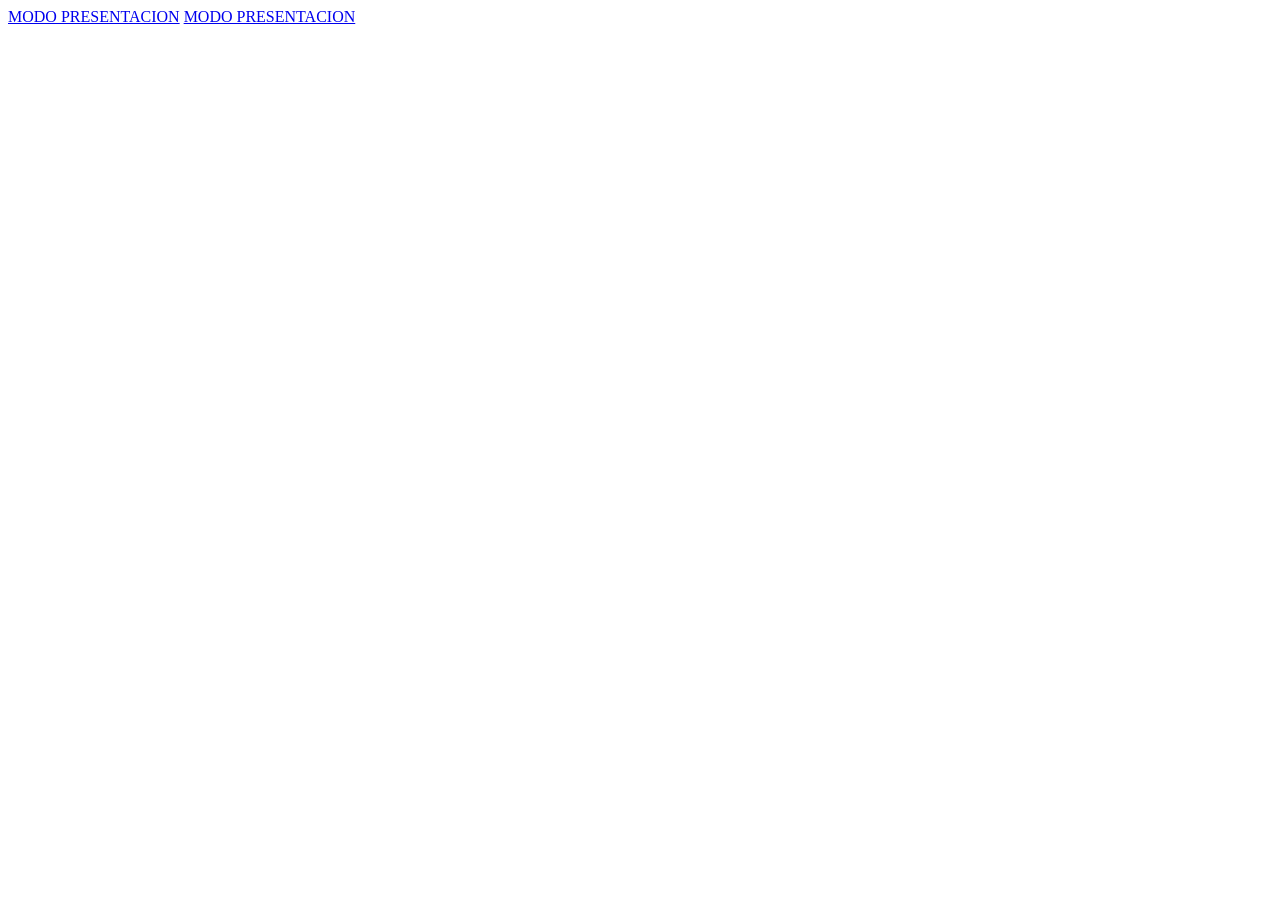
<file: tp1/entregaFinal/index.html>
<!DOCTYPE html>
<html lang="en">
<head>
    <meta charset="UTF-8">
    <meta name="viewport" content="width=device-width, initial-scale=1.0">
    <title>Document</title>
</head>
<body>
    <a href="https://www.figma.com/proto/LI86LH8D4OyOSsgXW0ePn2/Interfaces?node-id=4240-8149&t=LzocVFt32ro52k8C-0&scaling=scale-down&content-scaling=fixed&page-id=4030%3A925&starting-point-node-id=4030%3A2181">MODO PRESENTACION</a>
    <a href="https://www.figma.com/design/LI86LH8D4OyOSsgXW0ePn2/Interfaces?node-id=4030-925&t=LzocVFt32ro52k8C-1">MODO PRESENTACION</a>
</body>
</html>
</file>
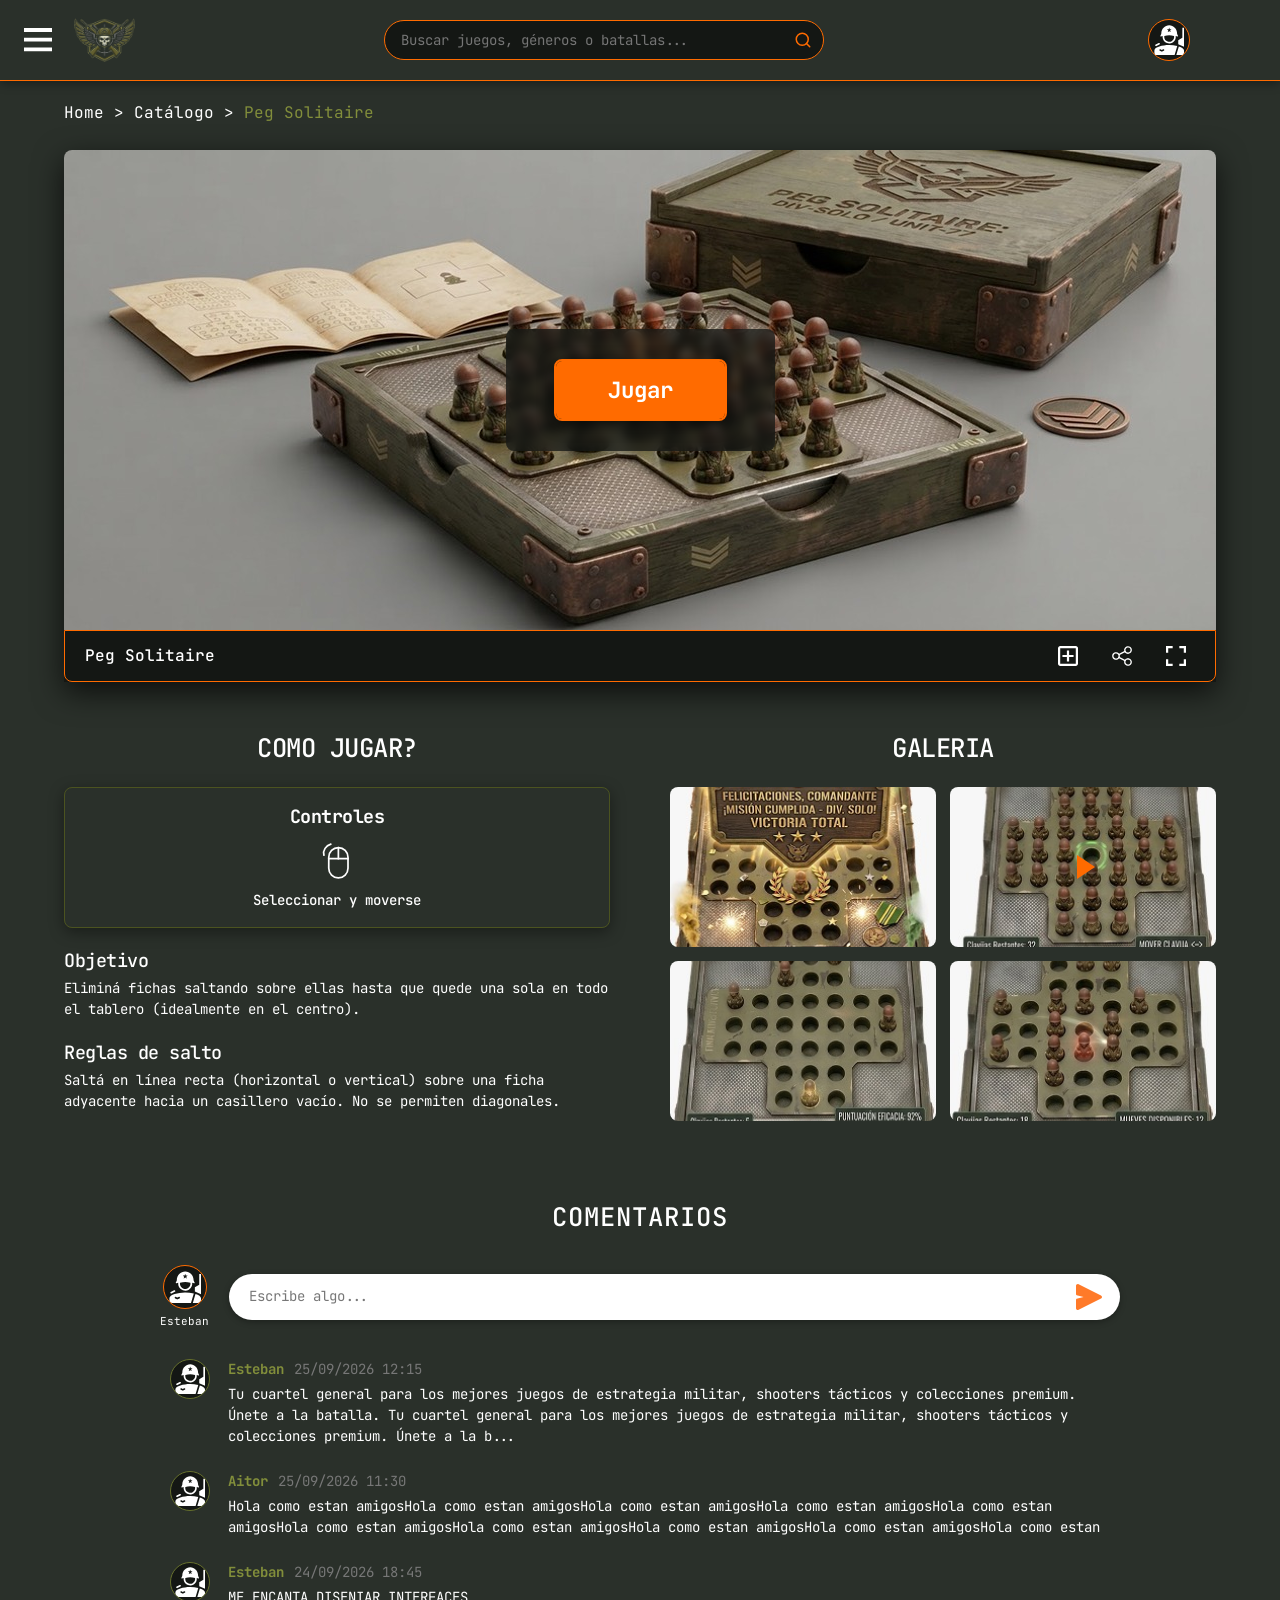
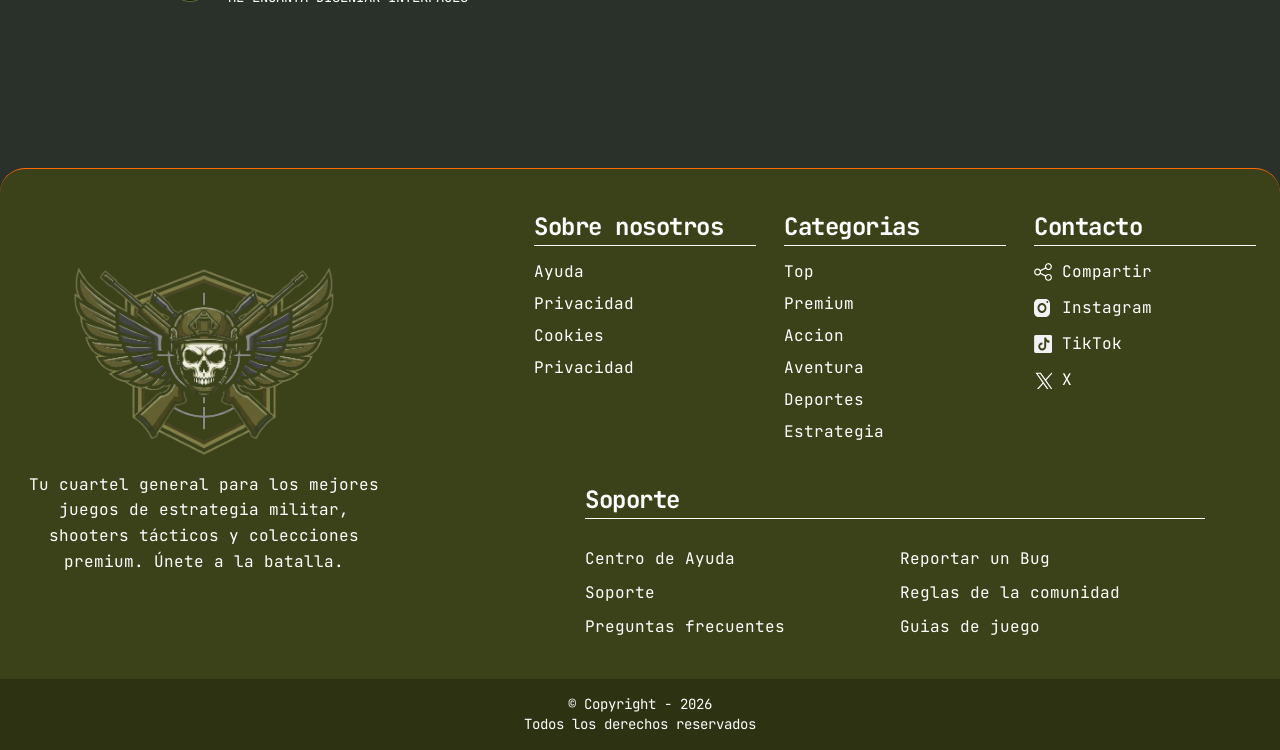
<file: tp2/game.html>
<!DOCTYPE html>
<html lang="es">
<head>
  <meta charset="UTF-8">
  <meta name="viewport" content="width=device-width, initial-scale=1.0">
  <title>Peg Solitaire — Sala de Juego</title>
  
  <!-- ESTILOS DEL SISTEMA -->
  <link rel="stylesheet" href="css/variables.css">
  <link rel="stylesheet" href="css/base.css">
  <link rel="stylesheet" href="css/components/botones.css">
  <link rel="stylesheet" href="css/components/formularios.css">
  <link rel="stylesheet" href="css/components/navegacion.css">
  <link rel="stylesheet" href="css/components/comentarios.css">
  <link rel="stylesheet" href="css/components/footer.css">
  <link rel="stylesheet" href="css/game.css">
  <link rel="stylesheet" href="css/responsive.css">
</head>
<body>

  <!-- BARRA DE NAVEGACION SUPERIOR NAVBAR -->
  <header class="nav-principal">
    <div class="nav-contenedor">
      
      <div class="nav-izquierda">
        <button id="btn-toggle-sidebar" aria-label="Abrir menú de navegación">
          <img src="assets/icons/menu.svg" alt="Menú lateral">
        </button>
        <a href="index.html" title="Volver a la página principal">
          <img src="assets/logo.png" alt="Logotipo Plataforma">
        </a>
      </div>

      <div class="nav-centro">
        <form role="search" onsubmit="event.preventDefault();">
          <input type="search" placeholder="Buscar juegos, géneros o batallas..." aria-label="Buscar juegos">
          <button type="submit" aria-label="Ejecutar búsqueda">
            <img src="assets/icons/icon-search.svg" alt="Buscar">
          </button>
        </form>
      </div>

      <!-- LADO DERECHO AVATAR CIRCULAR DEL SOLDADO Y MENU DESPLEGABLE -->
      <div class="nav-derecha">
        <div class="perfil-menu-contenedor">
          <button type="button" id="btn-perfil" aria-expanded="false" aria-haspopup="true" aria-controls="menu-perfil" aria-label="Abrir opciones de usuario">
            <img src="assets/icons/icon-profile.svg" alt="Avatar del soldado">
          </button>

          <div class="menu-desplegable-perfil" id="menu-perfil" role="menu" aria-label="Opciones de perfil">
            <ul>
              <li role="none"><a href="#" role="menuitem">Editar Perfil</a></li>
              <li role="none"><a href="#" role="menuitem">Biblioteca</a></li>
              <li role="none"><a href="login.html" role="menuitem">Cerrar Sesión</a></li>
            </ul>
          </div>
        </div>
      </div>

    </div>
  </header>

  <!-- SIDEBAR OFF CANVAS -->
  <div class="sidebar-overlay" id="sidebar-overlay"></div>
  <aside class="sidebar" id="sidebar">
    <header>
      <img src="assets/logo.png" alt="Logo" style="height: 36px;">
      <button id="btn-cerrar-sidebar" aria-label="Cerrar menú">
        <img src="assets/icons/icon-cerrar.svg" alt="Cerrar">
      </button>
    </header>
    <span>Navegación</span>
    <ul>
      <li><a href="index.html"><img src="assets/icons/icon-home.svg" alt=""><span>Inicio</span></a></li>
      <li><a href="index.html#top"><img src="assets/icons/icon-top.svg" alt=""><span>Top Juegos</span></a></li>
      <li class="activo"><a href="index.html#premium"><img src="assets/icons/icon-premium.svg" alt=""><span>Juegos Premium</span></a></li>
      <li><a href="index.html#accion"><img src="assets/icons/icon-action.svg" alt=""><span>Acción</span></a></li>
      <li><a href="index.html#aventura"><img src="assets/icons/icon-adventure.svg" alt=""><span>Aventura</span></a></li>
      <li><a href="index.html#estrategia"><img src="assets/icons/icon-strategy.svg" alt=""><span>Estrategia</span></a></li>
      <li><a href="index.html#deportes"><img src="assets/icons/icon-sports.svg" alt=""><span>Deportes</span></a></li>
    </ul>
  </aside>

  <!-- CONTENIDO PRINCIPAL EJECUCION DE JUEGO -->
  <main class="pagina-juego-main">

    <!-- BREADCRUMBS -->
    <nav class="breadcrumbs" aria-label="Ruta de navegación">
      <a href="index.html">Home</a> &gt; <a href="index.html#top" id="game-breadcrumb-categoria">Catálogo</a> &gt; <span id="game-breadcrumb-titulo">Peg Solitaire</span>
    </nav>

    <!-- AREA DE EJECUCION DEL JUEGO X CON SPLASH MINIMALISTA -->
    <section class="area-ejecucion-juego" aria-label="Área de Juego">
      
      <div id="game-splash-pantalla">
        <!-- SPLASH CON BOTON NARANJA JUGAR -->
        <div>
          <button id="btn-iniciar-partida">
            Jugar
          </button>
        </div>
      </div>

      <!-- BARRA DE EJECUCION INFERIOR -->
      <div class="barra-ejecucion">
        <span id="game-barra-titulo">Peg Solitaire</span>

        <div>
          <!-- ICONO GUARDAR EN FAVORITOS -->
          <button id="btn-guardar-juego" title="Guardar">
            <img src="assets/icons/icon-save.svg" alt="Guardar">
          </button>

          <!-- ICONO COMPARTIR -->
          <button id="btn-compartir-juego" title="Compartir">
            <img src="assets/icons/icon-share.svg" alt="Compartir">
          </button>

          <!-- ICONO PANTALLA COMPLETA -->
          <button id="btn-fullscreen" title="Pantalla Completa">
            <img src="assets/icons/icon-fullscreen.svg" alt="Pantalla Completa">
          </button>
        </div>
      </div>

    </section>

    <!-- SECCION COMO JUGAR Y GALERIA MULTIMEDIA -->
    <section class="seccion-about-juego" aria-label="Instrucciones y Galería">
      
      <!-- COLUMNA INSTRUCCIONES Y CONTROLES RESUMIDOS -->
      <div class="contenedor-instrucciones">
        <h2>COMO JUGAR?</h2>
        
        <div class="lista-reglas">
          <!-- TARJETA DE CONTROLES RESUMIDA CON MOUSE -->
          <div class="card-controles">
            <h3>Controles</h3>
            <img src="assets/icons/icon-mouse.svg" alt="Controles con mouse">
            <p>Seleccionar y moverse</p>
          </div>

          <article>
            <h3>Objetivo</h3>
            <p>Eliminá fichas saltando sobre ellas hasta que quede una sola en todo el tablero (idealmente en el centro).</p>
          </article>

          <article>
            <h3>Reglas de salto</h3>
            <p>Saltá en línea recta (horizontal o vertical) sobre una ficha adyacente hacia un casillero vacío. No se permiten diagonales.</p>
          </article>
        </div>
      </div>

      <!-- COLUMNA GALERIA X -->
      <div class="contenedor-galeria">
        <h2>GALERIA</h2>
        
        <div class="galeria-grilla">
          <div>
            <img src="assets/images/images-game/2.jpeg" alt="Despliegue inicial">
          </div>
          
          <div>
            <img src="assets/images/images-game/3.jpeg" alt="Avance táctico">
            <!-- BOTON NARANJA DE PLAY CENTRADO -->
            <div class="btn-galeria-play" title="Ver jugada">
              <svg width="48" height="48" viewBox="0 0 48 48" fill="none">
                <polygon points="18,12 36,24 18,36" fill="#FF6B00"></polygon>
              </svg>
            </div>
          </div>

          <div>
            <img src="assets/images/images-game/4.jpeg" alt="Objetivo final">
          </div>

          <div>
            <img src="assets/images/images-game/5.jpeg" alt="Victoria total">
          </div>
        </div>
      </div>

    </section>

    <!-- SECCION COMENTARIOS -->
    <section class="seccion-comentarios" aria-label="Comentarios">
      <h2>COMENTARIOS</h2>

      <!-- FORMULARIO DE ENTRADA AVATAR CON NOMBRE ABAJO BARRA BLANCA PILDORA -->
      <form class="comentario-form" id="form-nuevo-comentario" onsubmit="event.preventDefault();">
        <div class="comentario-autor-actual">
          <div>
            <img src="assets/icons/icon-profile.svg" alt="Esteban">
          </div>
          <span>Esteban</span>
        </div>

        <div class="comentario-input-barra">
          <textarea placeholder="Escribe algo..." id="input-comentario"></textarea>
         
          <button type="button" aria-label="Enviar comentario">
            <img src="assets/icons/icon-send.svg" alt="Enviar">
          </button>
        </div>
      </form>

      <!-- LISTA ABIERTA DE COMENTARIOS -->
      <div class="comentarios-lista" id="lista-comentarios">
        
        <!-- COMENTARIO ESTEBAN -->
        <article class="comentario-item">
          <div>
            <img src="assets/icons/icon-profile.svg" alt="Esteban">
          </div>
          <div>
            <header>
              <strong>Esteban</strong>
              <time>25/09/2026 12:15</time>
            </header>
            <p>
              Tu cuartel general para los mejores juegos de estrategia militar, shooters tácticos y colecciones premium. Únete a la batalla. Tu cuartel general para los mejores juegos de estrategia militar, shooters tácticos y colecciones premium. Únete a la b...
            </p>
          </div>
        </article>

        <!-- COMENTARIO AITOR -->
        <article class="comentario-item">
          <div>
            <img src="assets/icons/icon-profile.svg" alt="Aitor">
          </div>
          <div>
            <header>
              <strong>Aitor</strong>
              <time>25/09/2026 11:30</time>
            </header>
            <p>
              Hola como estan amigosHola como estan amigosHola como estan amigosHola como estan amigosHola como estan amigosHola como estan amigosHola como estan amigosHola como estan amigosHola como estan amigosHola como estan
            </p>
          </div>
        </article>

        <!-- COMENTARIO ESTEBAN -->
        <article class="comentario-item">
          <div>
            <img src="assets/icons/icon-profile.svg" alt="Esteban">
          </div>
          <div>
            <header>
              <strong>Esteban</strong>
              <time>24/09/2026 18:45</time>
            </header>
            <p>
              ME ENCANTA DISENIAR INTERFACES
            </p>
          </div>
        </article>

      </div>
    </section>

  </main>

  <!-- FAT FOOTER INSTITUCIONAL -->
  <footer class="footer-principal">
    <div class="footer-contenedor">
       
      <!-- CAJA MARCA Y DESCRIPCION -->
      <div class="footer-marca">
        <img src="assets/logo.png" alt="Logotipo Plataforma">
        <p>
          Tu cuartel general para los mejores juegos de estrategia militar, shooters tácticos y colecciones premium. Únete a la batalla.
        </p>
      </div>

      <!-- CAJA CONTENEDOR DE LINKS GRID -->
      <div class="footer-links-grid">
        <div>
          <h4>Sobre nosotros</h4>
          <ul>
            <li><a href="#">Ayuda</a></li>
            <li><a href="#">Privacidad</a></li>
            <li><a href="#">Cookies</a></li>
            <li><a href="#">Privacidad</a></li>
          </ul>
        </div>

        <div>
          <h4>Categorias</h4>
          <ul>
            <li><a href="index.html#top">Top</a></li>
            <li><a href="index.html#premium">Premium</a></li>
            <li><a href="index.html#accion">Accion</a></li>
            <li><a href="index.html#aventura">Aventura</a></li>
            <li><a href="index.html#deportes">Deportes</a></li>
            <li><a href="index.html#estrategia">Estrategia</a></li>
          </ul>
        </div>

        <div>
          <h4>Contacto</h4>
          <ul>
            <li><a href="#"><img src="assets/icons/icon-share.svg" alt=""> Compartir</a></li>
            <li><a href="#"><img src="assets/icons/icon-instagram.svg" alt=""> Instagram</a></li>
            <li><a href="#"><img src="assets/icons/icon-tiktok.svg" alt=""> TikTok</a></li>
            <li><a href="#"><img src="assets/icons/icon-x.svg" alt=""> X</a></li>
          </ul>
        </div>

        <!-- SECCION SOPORTE DENTRO DEL BLOQUE DE NAVEGACION -->
        <div class="footer-soporte">
          <h4>Soporte</h4>
          <div>
            <a href="#">Centro de Ayuda</a>
            <a href="#">Reportar un Bug</a>
            <a href="#">Soporte</a>
            <a href="#">Reglas de la comunidad</a>
            <a href="#">Preguntas frecuentes</a>
            <a href="#">Guias de juego</a>
          </div>
        </div>
      </div>

    </div>

    <!-- BARRA INFERIOR -->
    <div class="footer-bottom">
      <p>© Copyright - 2026</p>
      <p>Todos los derechos reservados</p>
    </div>
  </footer>

  <script src="js/api.js"></script>
  <script src="js/main.js"></script>
</body>
</html>
</file>
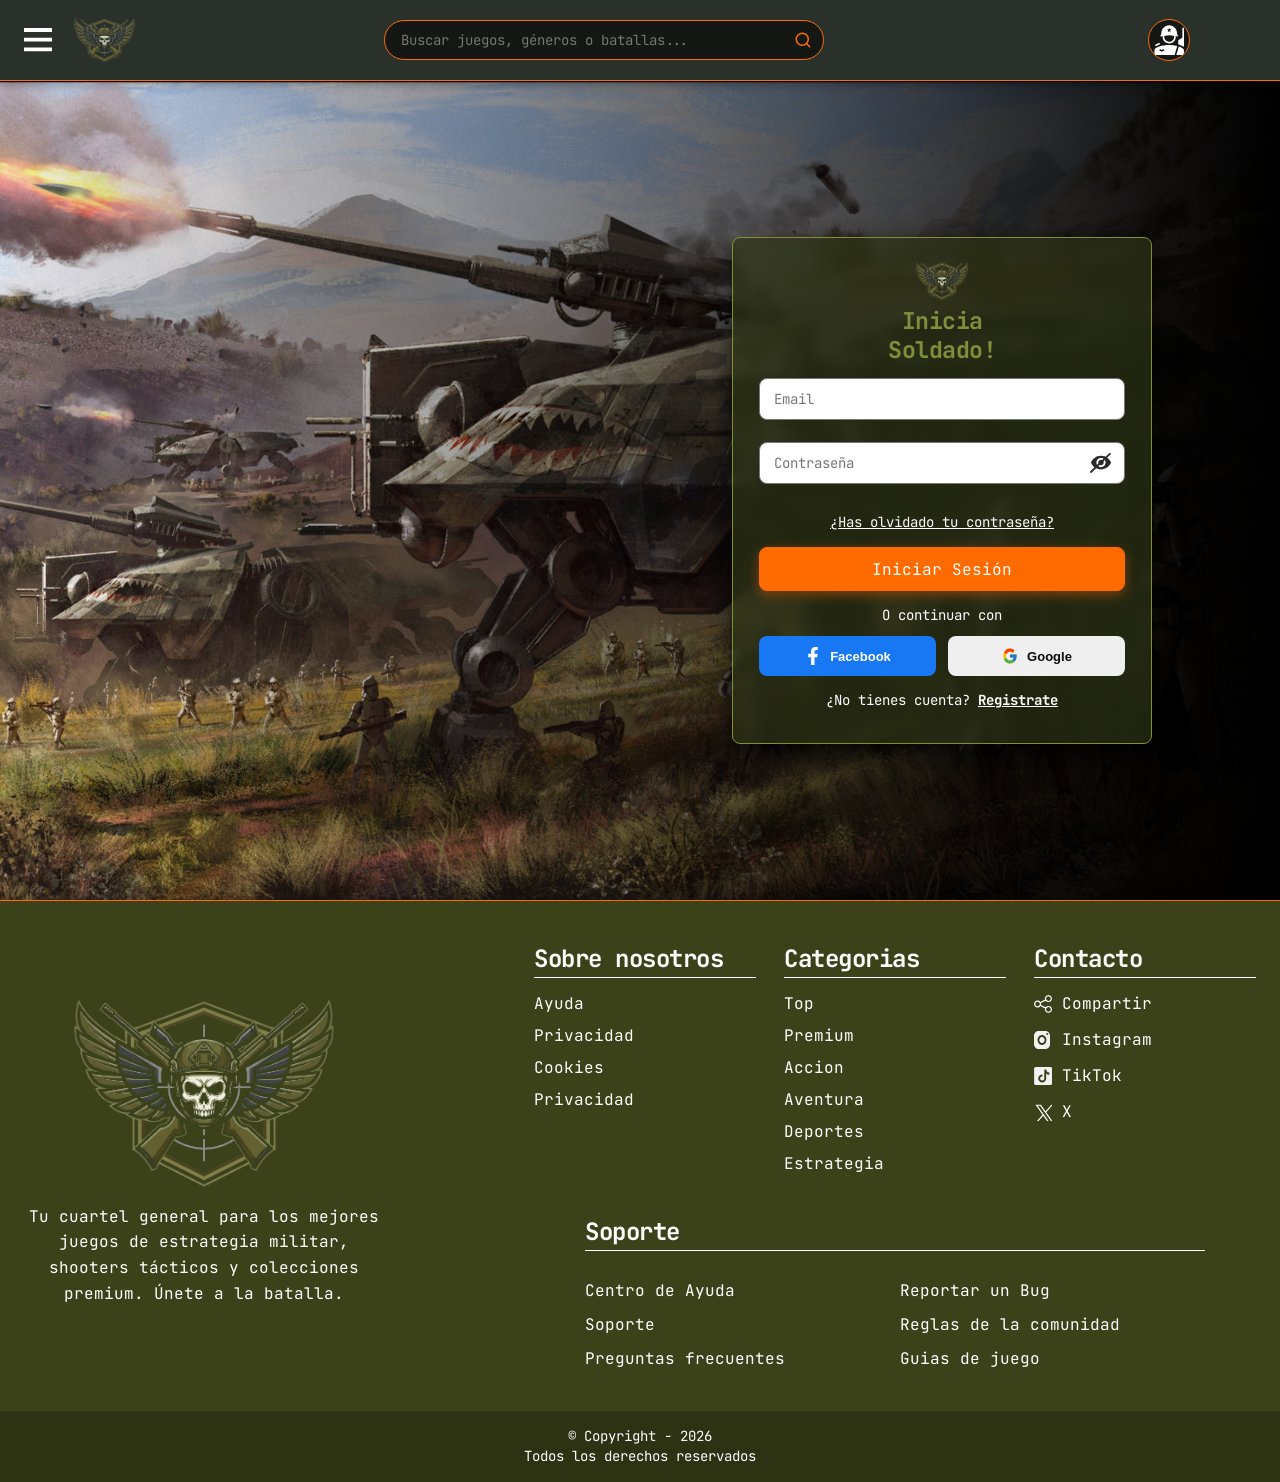
<file: tp2/login.html>
<!DOCTYPE html>
<html lang="es">
<head>
  <meta charset="UTF-8">
  <meta name="viewport" content="width=device-width, initial-scale=1.0">
  <title>Acceso Táctico — Base de Operaciones</title>
  
  <!-- ESTILOS DEL SISTEMA -->
  <link rel="stylesheet" href="css/variables.css">
  <link rel="stylesheet" href="css/base.css">
  <link rel="stylesheet" href="css/components/botones.css">
  <link rel="stylesheet" href="css/components/formularios.css">
  <link rel="stylesheet" href="css/components/navegacion.css">
  <link rel="stylesheet" href="css/components/footer.css">
  <link rel="stylesheet" href="css/login.css">
  <link rel="stylesheet" href="css/responsive.css">
</head>
<body class="pagina-auth-layout">

  <!-- BARRA DE NAVEGACION SUPERIOR NAVBAR -->
  <header class="nav-principal">
    <div class="nav-contenedor">
      
      <div class="nav-izquierda">
        <button id="btn-toggle-sidebar" aria-label="Abrir menú de navegación">
          <img src="assets/icons/menu.svg" alt="Menú lateral">
        </button>
        <a href="index.html" title="Ir a la página principal">
          <img src="assets/logo.png" alt="Logotipo Plataforma">
        </a>
      </div>

      <div class="nav-centro">
        <form role="search" onsubmit="event.preventDefault();">
          <input type="search" placeholder="Buscar juegos, géneros o batallas..." aria-label="Buscar juegos">
          <button type="submit" aria-label="Ejecutar búsqueda">
            <img src="assets/icons/icon-search.svg" alt="Buscar">
          </button>
        </form>
      </div>

      <!-- LADO DERECHO AVATAR CIRCULAR DEL SOLDADO Y MENU DESPLEGABLE -->
      <div class="nav-derecha">
        <div class="perfil-menu-contenedor">
          <button type="button" id="btn-perfil" aria-expanded="false" aria-haspopup="true" aria-controls="menu-perfil" aria-label="Abrir opciones de usuario">
            <img src="assets/icons/icon-profile.svg" alt="Avatar del soldado">
          </button>

          <div class="menu-desplegable-perfil" id="menu-perfil" role="menu" aria-label="Opciones de perfil">
            <ul>
              <li role="none"><a href="#" role="menuitem">Editar Perfil</a></li>
              <li role="none"><a href="#" role="menuitem">Biblioteca</a></li>
              <li role="none"><a href="login.html" role="menuitem">Cerrar Sesión</a></li>
            </ul>
          </div>
        </div>
      </div>

    </div>
  </header>

  <!-- SIDEBAR OFF CANVAS -->
  <div class="sidebar-overlay" id="sidebar-overlay"></div>
  <aside class="sidebar" id="sidebar">
    <header>
      <img src="assets/logo.png" alt="Logo" style="height: 36px;">
      <button id="btn-cerrar-sidebar" aria-label="Cerrar menú">
        <img src="assets/icons/icon-cerrar.svg" alt="Cerrar">
      </button>
    </header>

    <span>NAVEGACIÓN</span>
    <ul>
      <li><a href="index.html"><img src="assets/icons/icon-home.svg" alt=""><span>Inicio</span></a></li>
      <li><a href="index.html#top"><img src="assets/icons/icon-top.svg" alt=""><span>Top Juegos</span></a></li>
      <li><a href="index.html#premium"><img src="assets/icons/icon-premium.svg" alt=""><span>Juegos Premium</span></a></li>
      <li><a href="index.html#accion"><img src="assets/icons/icon-action.svg" alt=""><span>Acción</span></a></li>
      <li><a href="index.html#aventura"><img src="assets/icons/icon-adventure.svg" alt=""><span>Aventura</span></a></li>
      <li><a href="index.html#estrategia"><img src="assets/icons/icon-strategy.svg" alt=""><span>Estrategia</span></a></li>
      <li><a href="index.html#deportes"><img src="assets/icons/icon-sports.svg" alt=""><span>Deportes</span></a></li>
    </ul>
  </aside>

  <!-- SECCION CENTRAL FONDO BELICO Y PANEL DE ACCESO -->
  <main class="auth-hero-seccion modo-login" id="auth-seccion">
    
    <article class="panel-auth" id="panel-autenticacion">
      <div class="overlay-exito" aria-hidden="true">
        <div class="marca-exito">
          <div class="lado-corto"></div>
          <div class="lado-largo"></div>
        </div>
      </div>
      
      <!-- LOGO DEL PANEL -->
      <header>
        <img src="assets/logo.png" alt="Insignia República">
        <h1 id="auth-titulo">Inicia<br>Soldado!</h1>
      </header>

      <!-- FORMULARIO DE LOGIN INICIAR SESION -->
      <form id="form-login" novalidate action="index.html" method="GET">
        
        <!-- CAMPO EMAIL -->
        <div>
          <input type="email" id="login-email" name="email" placeholder="Email" required autocomplete="email">
          <small class="msg-error">Ingresa un correo electrónico válido</small>
        </div>

        <!-- CAMPO CONTRASENA -->
        <div>
          <div class="campo-password">
            <input type="password" id="login-password" name="password" placeholder="Contraseña" required minlength="8" autocomplete="current-password">
            <button type="button" class="btn-toggle-password" aria-label="Mostrar contraseña" data-target="login-password">
              <img src="assets/icons/icon-eye-off.svg" alt="Mostrar u ocultar clave">
            </button>
          </div>
          <small class="msg-error">Mínimo 8 caracteres</small>
        </div>

        <!-- ENLACE OLVIDO -->
        <a href="#">¿Has olvidado tu contraseña?</a>

        <!-- BOTON SUBMIT -->
        <button type="submit" class="btn-auth-submit" id="btn-submit-login">
          Iniciar Sesión
        </button>

        <!-- TEXTO O CONTINUAR CON -->
        <p class="auth-separador-texto">O continuar con</p>

        <!-- BOTONES SOCIALES LADO A LADO FIGMA -->
        <div class="auth-sociales">
          <button type="button">
            <img src="assets/icons/icon-facebook.svg" alt="Facebook">
            Facebook
          </button>
          <button type="button">
            <img src="assets/icons/icon-google.svg" alt="Google">
            Google
          </button>
        </div>

        <!-- TOGGLE HACIA REGISTRO -->
        <p class="auth-toggle-footer">
          ¿No tienes cuenta? 
          <a href="#registro" id="link-ir-registro">Registrate</a>
        </p>
      </form>

      <!-- FORMULARIO DE REGISTRO -->
      <form id="form-registro" class="oculto" novalidate action="index.html" method="GET">
        <div>
          <label for="reg-nombre">Nombre <span class="campo-obligatorio">*</span></label>
          <input type="text" id="reg-nombre" name="nombre" placeholder="Nombre" required>
          <small class="msg-error">El nombre es obligatorio</small>
        </div>

        <div>
          <label for="reg-apellido">Apellido <span class="campo-obligatorio">*</span></label>
          <input type="text" id="reg-apellido" name="apellido" placeholder="Apellido" required>
          <small class="msg-error">El apellido es obligatorio</small>
        </div>

        <div>
          <label for="reg-edad">Edad <span class="campo-obligatorio">*</span></label>
          <input type="number" id="reg-edad" name="edad" placeholder="Edad" min="13" max="99" required>
          <small class="msg-error">Debes tener entre 13 y 99 años</small>
        </div>

        <div>
          <label for="reg-email">Email <span class="campo-obligatorio">*</span></label>
          <input type="email" id="reg-email" name="email" placeholder="Email" required>
          <small class="msg-error">Ingresa un correo electrónico válido</small>
        </div>

        <div>
          <label for="reg-usuario">Usuario</label>
          <input type="text" id="reg-usuario" name="usuario" placeholder="Usuario">
        </div>

        <div>
          <label for="reg-password">Contraseña <span class="campo-obligatorio">*</span></label>
          <div class="campo-password">
            <input type="password" id="reg-password" name="password" placeholder="Contraseña" required minlength="8">
            <button type="button" class="btn-toggle-password" aria-label="Mostrar contraseña" data-target="reg-password">
              <img src="assets/icons/icon-eye-off.svg" alt="Mostrar u ocultar clave">
            </button>
          </div>
          <small class="msg-error">Mínimo 8 caracteres</small>
        </div>

        <div>
          <label for="reg-password-repeat">Repetir contraseña <span class="campo-obligatorio">*</span></label>
          <div class="campo-password">
            <input type="password" id="reg-password-repeat" name="password_repeat" placeholder="Contraseña" required minlength="8">
            <button type="button" class="btn-toggle-password" aria-label="Mostrar contraseña" data-target="reg-password-repeat">
              <img src="assets/icons/icon-eye-off.svg" alt="Mostrar u ocultar clave">
            </button>
          </div>
          <small class="msg-error">Las contraseñas deben coincidir</small>
        </div>

        <!-- CHECKBOX TERMINOS -->
        <label class="grupo-checkbox">
          <input type="checkbox" id="reg-terminos" required>
          <span>Aceptas los <a href="#">Términos de la plataforma</a> y la aplicacion del <a href="#">Aviso de privacidad</a>.</span>
        </label>

        <!-- RECAPTCHA CARD -->
        <div class="recaptcha-card">
          <label>
            <input type="checkbox" id="recaptcha-mock" required>
            <span>No soy un robot</span>
          </label>
          <div class="recaptcha-logo-contenedor">
            <img src="assets/icons/recaptcha.svg" alt="reCAPTCHA">
          </div>
        </div>

        <!-- BOTON REGISTRARSE -->
        <button type="submit" class="btn-auth-submit" id="btn-submit-registro">
          Registrarse
        </button>

        <!-- TOGGLE HACIA LOGIN -->
        <p class="auth-toggle-footer">
          ¿Tienes una cuenta? 
          <a href="#login" id="link-ir-login">Inicia sesión</a>
        </p>

      </form>

    </article>

  </main>

  <!-- FAT FOOTER INSTITUCIONAL -->
  <footer class="footer-principal">
    <div class="footer-contenedor">
       
      <!-- CAJA MARCA Y DESCRIPCION -->
      <div class="footer-marca">
        <img src="assets/logo.png" alt="Logotipo Plataforma">
        <p>
          Tu cuartel general para los mejores juegos de estrategia militar, shooters tácticos y colecciones premium. Únete a la batalla.
        </p>
      </div>

      <!-- CAJA CONTENEDOR DE LINKS GRID -->
      <div class="footer-links-grid">
        <div>
          <h4>Sobre nosotros</h4>
          <ul>
            <li><a href="#">Ayuda</a></li>
            <li><a href="#">Privacidad</a></li>
            <li><a href="#">Cookies</a></li>
            <li><a href="#">Privacidad</a></li>
          </ul>
        </div>

        <div>
          <h4>Categorias</h4>
          <ul>
            <li><a href="index.html#top">Top</a></li>
            <li><a href="index.html#premium">Premium</a></li>
            <li><a href="index.html#accion">Accion</a></li>
            <li><a href="index.html#aventura">Aventura</a></li>
            <li><a href="index.html#deportes">Deportes</a></li>
            <li><a href="index.html#estrategia">Estrategia</a></li>
          </ul>
        </div>

        <div>
          <h4>Contacto</h4>
          <ul>
            <li><a href="#"><img src="assets/icons/icon-share.svg" alt=""> Compartir</a></li>
            <li><a href="#"><img src="assets/icons/icon-instagram.svg" alt=""> Instagram</a></li>
            <li><a href="#"><img src="assets/icons/icon-tiktok.svg" alt=""> TikTok</a></li>
            <li><a href="#"><img src="assets/icons/icon-x.svg" alt=""> X</a></li>
          </ul>
        </div>

        <!-- SECCION SOPORTE DENTRO DEL BLOQUE DE NAVEGACION -->
        <div class="footer-soporte">
          <h4>Soporte</h4>
          <div>
            <a href="#">Centro de Ayuda</a>
            <a href="#">Reportar un Bug</a>
            <a href="#">Soporte</a>
            <a href="#">Reglas de la comunidad</a>
            <a href="#">Preguntas frecuentes</a>
            <a href="#">Guias de juego</a>
          </div>
        </div>
      </div>

    </div>

    <!-- BARRA INFERIOR -->
    <div class="footer-bottom">
      <p>© Copyright - 2026</p>
      <p>Todos los derechos reservados</p>
    </div>
  </footer>

  <script src="js/auth.js"></script>
  <script src="js/main.js"></script>
</body>
</html>
</file>
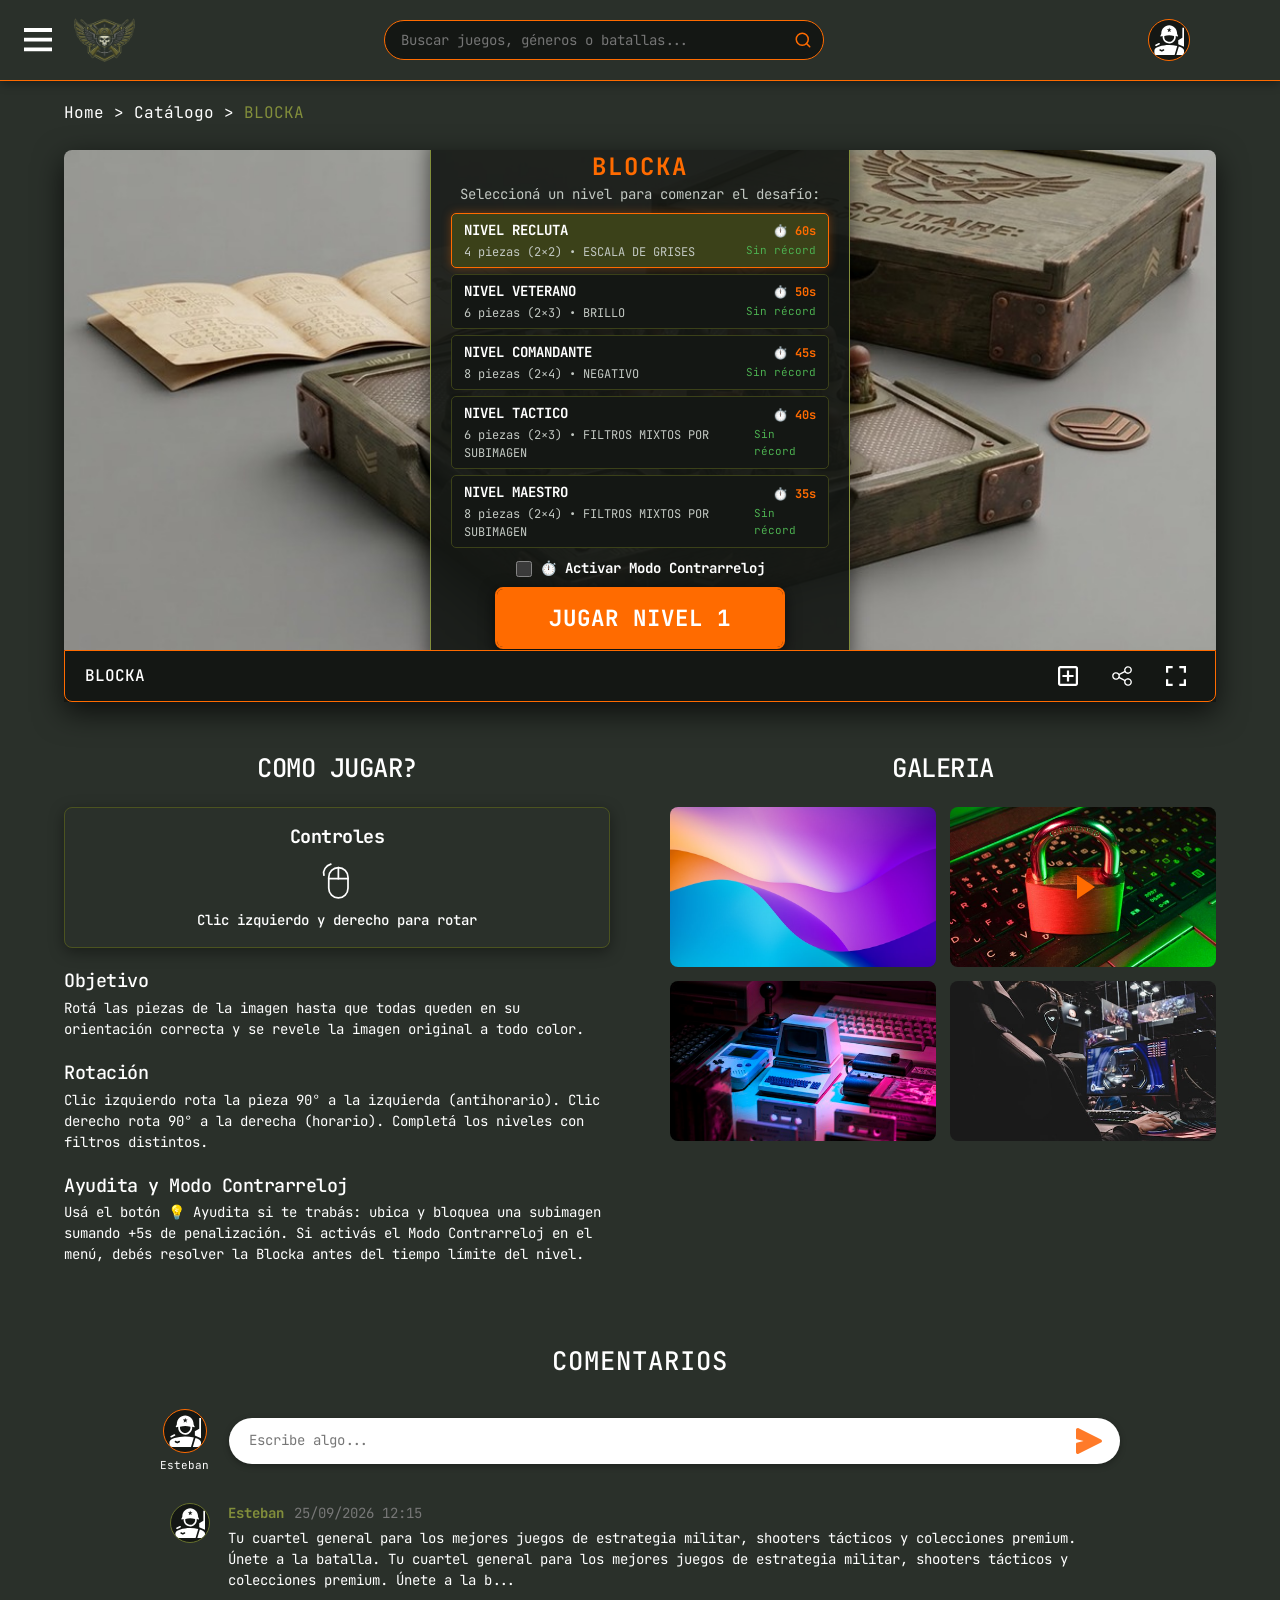
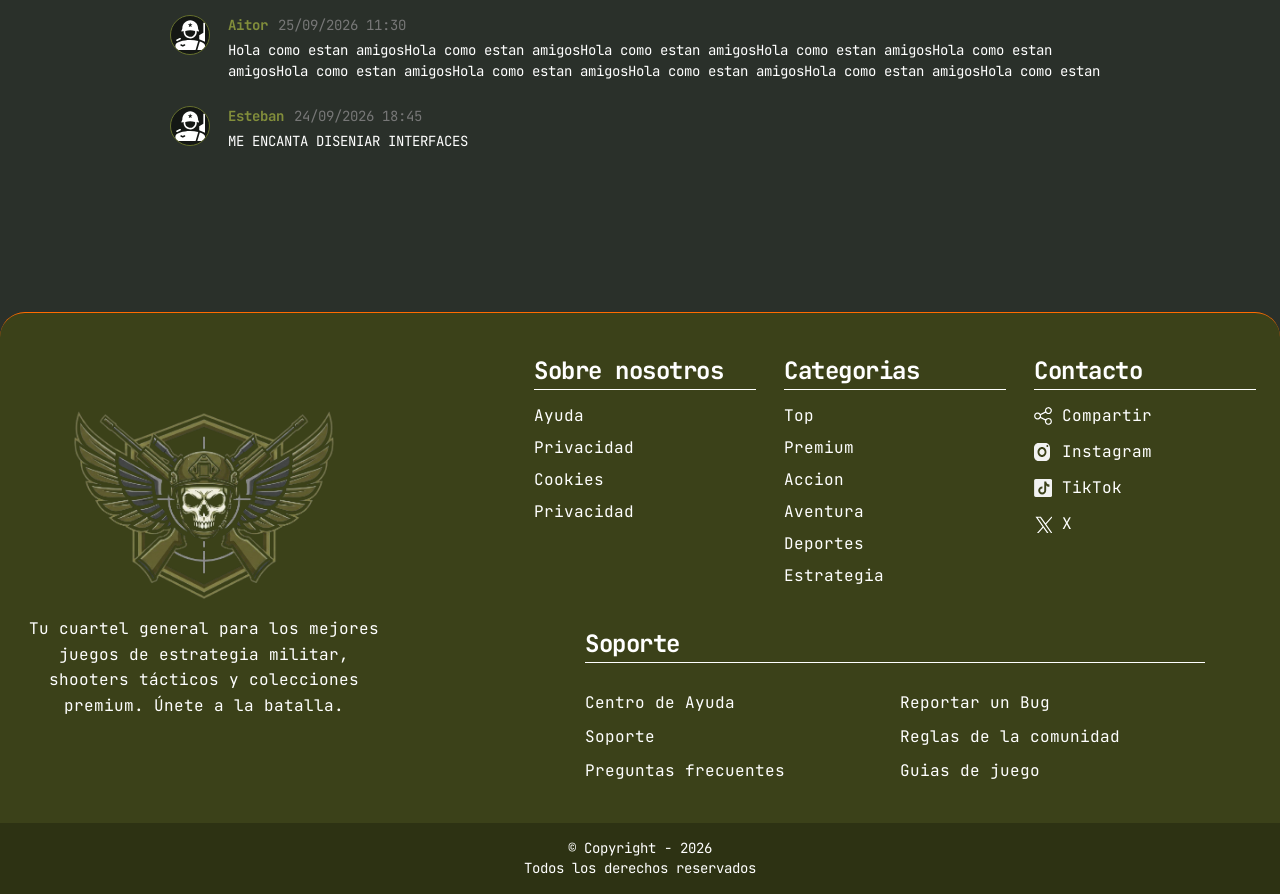
<file: tp3/blocka.html>
<!DOCTYPE html>
<html lang="es">
<head>
  <meta charset="UTF-8">
  <meta name="viewport" content="width=device-width, initial-scale=1.0">
  <title>BLOCKA — Sala de Juego</title>
  
  <!-- ESTILOS DEL SISTEMA -->
  <link rel="stylesheet" href="css/variables.css">
  <link rel="stylesheet" href="css/base.css">
  <link rel="stylesheet" href="css/components/botones.css">
  <link rel="stylesheet" href="css/components/formularios.css">
  <link rel="stylesheet" href="css/components/navegacion.css">
  <link rel="stylesheet" href="css/components/comentarios.css">
  <link rel="stylesheet" href="css/components/footer.css">
  <link rel="stylesheet" href="css/game.css">
  <link rel="stylesheet" href="css/responsive.css">
</head>
<body>

  <!-- BARRA DE NAVEGACION SUPERIOR NAVBAR -->
  <header class="nav-principal">
    <div class="nav-contenedor">
      
      <div class="nav-izquierda">
        <button id="btn-toggle-sidebar" aria-label="Abrir menú de navegación">
          <img src="assets/icons/menu.svg" alt="Menú lateral">
        </button>
        <a href="index.html" title="Volver a la página principal">
          <img src="assets/logo.png" alt="Logotipo Plataforma">
        </a>
      </div>

      <div class="nav-centro">
        <form role="search" onsubmit="event.preventDefault();">
          <input type="search" placeholder="Buscar juegos, géneros o batallas..." aria-label="Buscar juegos">
          <button type="submit" aria-label="Ejecutar búsqueda">
            <img src="assets/icons/icon-search.svg" alt="Buscar">
          </button>
        </form>
      </div>

      <!-- Menú de usuario -->
      <div class="nav-derecha">
        <div class="perfil-menu-contenedor">
          <button type="button" id="btn-perfil" aria-expanded="false" aria-haspopup="true" aria-controls="menu-perfil" aria-label="Abrir opciones de usuario">
            <img src="assets/icons/icon-profile.svg" alt="Avatar del soldado">
          </button>

          <div class="menu-desplegable-perfil" id="menu-perfil" role="menu" aria-label="Opciones de perfil">
            <ul>
              <li role="none"><a href="#" role="menuitem">Editar Perfil</a></li>
              <li role="none"><a href="#" role="menuitem">Biblioteca</a></li>
              <li role="none"><a href="login.html" role="menuitem">Cerrar Sesión</a></li>
            </ul>
          </div>
        </div>
      </div>

    </div>
  </header>

  <!-- SIDEBAR OFF CANVAS -->
  <div class="sidebar-overlay" id="sidebar-overlay"></div>
  <aside class="sidebar" id="sidebar">
    <header>
      <img src="assets/logo.png" alt="Logo" style="height: 36px;">
      <button id="btn-cerrar-sidebar" aria-label="Cerrar menú">
        <img src="assets/icons/icon-cerrar.svg" alt="Cerrar">
      </button>
    </header>
    <span>Navegación</span>
    <ul>
      <li><a href="index.html"><img src="assets/icons/icon-home.svg" alt=""><span>Inicio</span></a></li>
      <li><a href="index.html#top"><img src="assets/icons/icon-top.svg" alt=""><span>Top Juegos</span></a></li>
      <li class="activo"><a href="index.html#premium"><img src="assets/icons/icon-premium.svg" alt=""><span>Juegos Premium</span></a></li>
      <li><a href="index.html#accion"><img src="assets/icons/icon-action.svg" alt=""><span>Acción</span></a></li>
      <li><a href="index.html#aventura"><img src="assets/icons/icon-adventure.svg" alt=""><span>Aventura</span></a></li>
      <li><a href="index.html#estrategia"><img src="assets/icons/icon-strategy.svg" alt=""><span>Estrategia</span></a></li>
      <li><a href="index.html#deportes"><img src="assets/icons/icon-sports.svg" alt=""><span>Deportes</span></a></li>
    </ul>
  </aside>

  <main class="pagina-juego-main">

    <nav class="breadcrumbs" aria-label="Ruta de navegación">
      <a href="index.html">Home</a> &gt; <a href="index.html#top" id="game-breadcrumb-categoria">Catálogo</a> &gt; <span id="game-breadcrumb-titulo">BLOCKA</span>
    </nav>

    <!-- Área de Juego -->
    <section class="area-ejecucion-juego" aria-label="Área de Juego">
      
      <div id="game-splash-pantalla">
        <div class="blocka-splash-contenido" id="blocka-splash-menu"></div>
        <div class="blocka-aviso-pantalla-pequena" aria-hidden="true">
          <h3>PANTALLA DE ESCRITORIO REQUERIDA</h3>
          <p>BLOCKA está diseñado para jugarse en pantalla de escritorio con mouse (clics izquierdo y derecho). Agrandá la ventana para jugar.</p>
        </div>
      </div>

      <div class="barra-ejecucion">
        <span id="game-barra-titulo">BLOCKA</span>

        <!-- HUD de juego -->
        <div class="blocka-hud" id="blocka-hud" style="display: none;">
          <button type="button" id="btn-blocka-salir" class="btn-blocka-salir" title="Salir al menú principal del juego">
            ← Salir
          </button>
          <div class="blocka-hud-info">
            <span class="blocka-nivel" id="blocka-nivel">Nivel 1</span>
            <div class="blocka-timer-wrapper">
              <span class="blocka-timer" id="blocka-timer">0s</span>
            </div>
          </div>
          <button type="button" id="btn-blocka-ayuda" class="btn-blocka-ayuda" title="Ubicar y fijar una subimagen (+5s)">
            💡 Ayudita <span class="ayuda-costo">(+5s)</span>
          </button>
        </div>

        <div class="barra-ejecucion-acciones">
          <span class="blocka-record" id="blocka-record" style="display: none;">Récord: --</span>
          <div class="barra-ejecucion-iconos">
            <button id="btn-guardar-juego" title="Guardar">
              <img src="assets/icons/icon-save.svg" alt="Guardar">
            </button>

            <button id="btn-compartir-juego" title="Compartir">
              <img src="assets/icons/icon-share.svg" alt="Compartir">
            </button>

            <button id="btn-fullscreen" title="Pantalla Completa">
              <img src="assets/icons/icon-fullscreen.svg" alt="Pantalla Completa">
            </button>
          </div>
        </div>
      </div>

    </section>

    <!-- Instrucciones y Galería -->
    <section class="seccion-about-juego" aria-label="Instrucciones y Galería">
      
      <div class="contenedor-instrucciones">
        <h2>COMO JUGAR?</h2>
        
        <div class="lista-reglas">
          <div class="card-controles">
            <h3>Controles</h3>
            <img src="assets/icons/icon-mouse.svg" alt="Controles con mouse">
            <p>Clic izquierdo y derecho para rotar</p>
          </div>

          <article>
            <h3>Objetivo</h3>
            <p>Rotá las piezas de la imagen hasta que todas queden en su orientación correcta y se revele la imagen original a todo color.</p>
          </article>

          <article>
            <h3>Rotación</h3>
            <p>Clic izquierdo rota la pieza 90° a la izquierda (antihorario). Clic derecho rota 90° a la derecha (horario). Completá los niveles con filtros distintos.</p>
          </article>

          <article>
            <h3>Ayudita y Modo Contrarreloj</h3>
            <p>Usá el botón 💡 Ayudita si te trabás: ubica y bloquea una subimagen sumando +5s de penalización. Si activás el Modo Contrarreloj en el menú, debés resolver la Blocka antes del tiempo límite del nivel.</p>
          </article>
        </div>
      </div>

      <!-- Galería -->
      <div class="contenedor-galeria">
        <h2>GALERIA</h2>
        
        <div class="galeria-grilla">
          <div>
            <img src="assets/images/peg_solitaire_hero.jpg" alt="Despliegue inicial">
          </div>
          
          <div>
            <img src="assets/images/game_solitaire_1.jpg" alt="Avance táctico">
            <div class="btn-galeria-play" title="Ver jugada">
              <svg width="48" height="48" viewBox="0 0 48 48" fill="none">
                <polygon points="18,12 36,24 18,36" fill="#FF6B00"></polygon>
              </svg>
            </div>
          </div>

          <div>
            <img src="assets/images/game_scifi_2.jpg" alt="Objetivo final">
          </div>

          <div>
            <img src="assets/images/game_action_1.jpg" alt="Victoria total">
          </div>
        </div>
      </div>

    </section>

    <!-- Comentarios -->
    <section class="seccion-comentarios" aria-label="Comentarios">
      <h2>COMENTARIOS</h2>

      <form class="comentario-form" id="form-nuevo-comentario" onsubmit="event.preventDefault();">
        <div class="comentario-autor-actual">
          <div>
            <img src="assets/icons/icon-profile.svg" alt="Esteban">
          </div>
          <span>Esteban</span>
        </div>

        <div class="comentario-input-barra">
          <textarea placeholder="Escribe algo..." id="input-comentario"></textarea>
         
          <button type="button" aria-label="Enviar comentario">
            <img src="assets/icons/icon-send.svg" alt="Enviar">
          </button>
        </div>
      </form>

      <div class="comentarios-lista" id="lista-comentarios">
        <article class="comentario-item">
          <div>
            <img src="assets/icons/icon-profile.svg" alt="Esteban">
          </div>
          <div>
            <header>
              <strong>Esteban</strong>
              <time>25/09/2026 12:15</time>
            </header>
            <p>
              Tu cuartel general para los mejores juegos de estrategia militar, shooters tácticos y colecciones premium. Únete a la batalla. Tu cuartel general para los mejores juegos de estrategia militar, shooters tácticos y colecciones premium. Únete a la b...
            </p>
          </div>
        </article>

        <article class="comentario-item">
          <div>
            <img src="assets/icons/icon-profile.svg" alt="Aitor">
          </div>
          <div>
            <header>
              <strong>Aitor</strong>
              <time>25/09/2026 11:30</time>
            </header>
            <p>
              Hola como estan amigosHola como estan amigosHola como estan amigosHola como estan amigosHola como estan amigosHola como estan amigosHola como estan amigosHola como estan amigosHola como estan amigosHola como estan
            </p>
          </div>
        </article>

        <article class="comentario-item">
          <div>
            <img src="assets/icons/icon-profile.svg" alt="Esteban">
          </div>
          <div>
            <header>
              <strong>Esteban</strong>
              <time>24/09/2026 18:45</time>
            </header>
            <p>
              ME ENCANTA DISENIAR INTERFACES
            </p>
          </div>
        </article>

      </div>
    </section>

  </main>

  <!-- FAT FOOTER INSTITUCIONAL -->
  <footer class="footer-principal">
    <div class="footer-contenedor">
       
      <!-- CAJA MARCA Y DESCRIPCION -->
      <div class="footer-marca">
        <img src="assets/logo.png" alt="Logotipo Plataforma">
        <p>
          Tu cuartel general para los mejores juegos de estrategia militar, shooters tácticos y colecciones premium. Únete a la batalla.
        </p>
      </div>

      <!-- CAJA CONTENEDOR DE LINKS GRID -->
      <div class="footer-links-grid">
        <div>
          <h4>Sobre nosotros</h4>
          <ul>
            <li><a href="#">Ayuda</a></li>
            <li><a href="#">Privacidad</a></li>
            <li><a href="#">Cookies</a></li>
            <li><a href="#">Privacidad</a></li>
          </ul>
        </div>

        <div>
          <h4>Categorias</h4>
          <ul>
            <li><a href="index.html#top">Top</a></li>
            <li><a href="index.html#premium">Premium</a></li>
            <li><a href="index.html#accion">Accion</a></li>
            <li><a href="index.html#aventura">Aventura</a></li>
            <li><a href="index.html#deportes">Deportes</a></li>
            <li><a href="index.html#estrategia">Estrategia</a></li>
          </ul>
        </div>

        <div>
          <h4>Contacto</h4>
          <ul>
            <li><a href="#"><img src="assets/icons/icon-share.svg" alt=""> Compartir</a></li>
            <li><a href="#"><img src="assets/icons/icon-instagram.svg" alt=""> Instagram</a></li>
            <li><a href="#"><img src="assets/icons/icon-tiktok.svg" alt=""> TikTok</a></li>
            <li><a href="#"><img src="assets/icons/icon-x.svg" alt=""> X</a></li>
          </ul>
        </div>

        <!-- SECCION SOPORTE DENTRO DEL BLOQUE DE NAVEGACION -->
        <div class="footer-soporte">
          <h4>Soporte</h4>
          <div>
            <a href="#">Centro de Ayuda</a>
            <a href="#">Reportar un Bug</a>
            <a href="#">Soporte</a>
            <a href="#">Reglas de la comunidad</a>
            <a href="#">Preguntas frecuentes</a>
            <a href="#">Guias de juego</a>
          </div>
        </div>
      </div>

    </div>

    <!-- BARRA INFERIOR -->
    <div class="footer-bottom">
      <p>© Copyright - 2026</p>
      <p>Todos los derechos reservados</p>
    </div>
  </footer>

  <script src="js/api.js"></script>
  <script src="js/main.js"></script>

  <!-- Scripts del juego Blocka -->
  <script src="js/blocka/filtros.js"></script>
  <script src="js/blocka/configuracion.js"></script>
  <script src="js/blocka/Pieza.js"></script>
  <script src="js/blocka/Tablero.js"></script>
  <script src="js/blocka/blocka.js"></script>
</body>
</html>
</file>
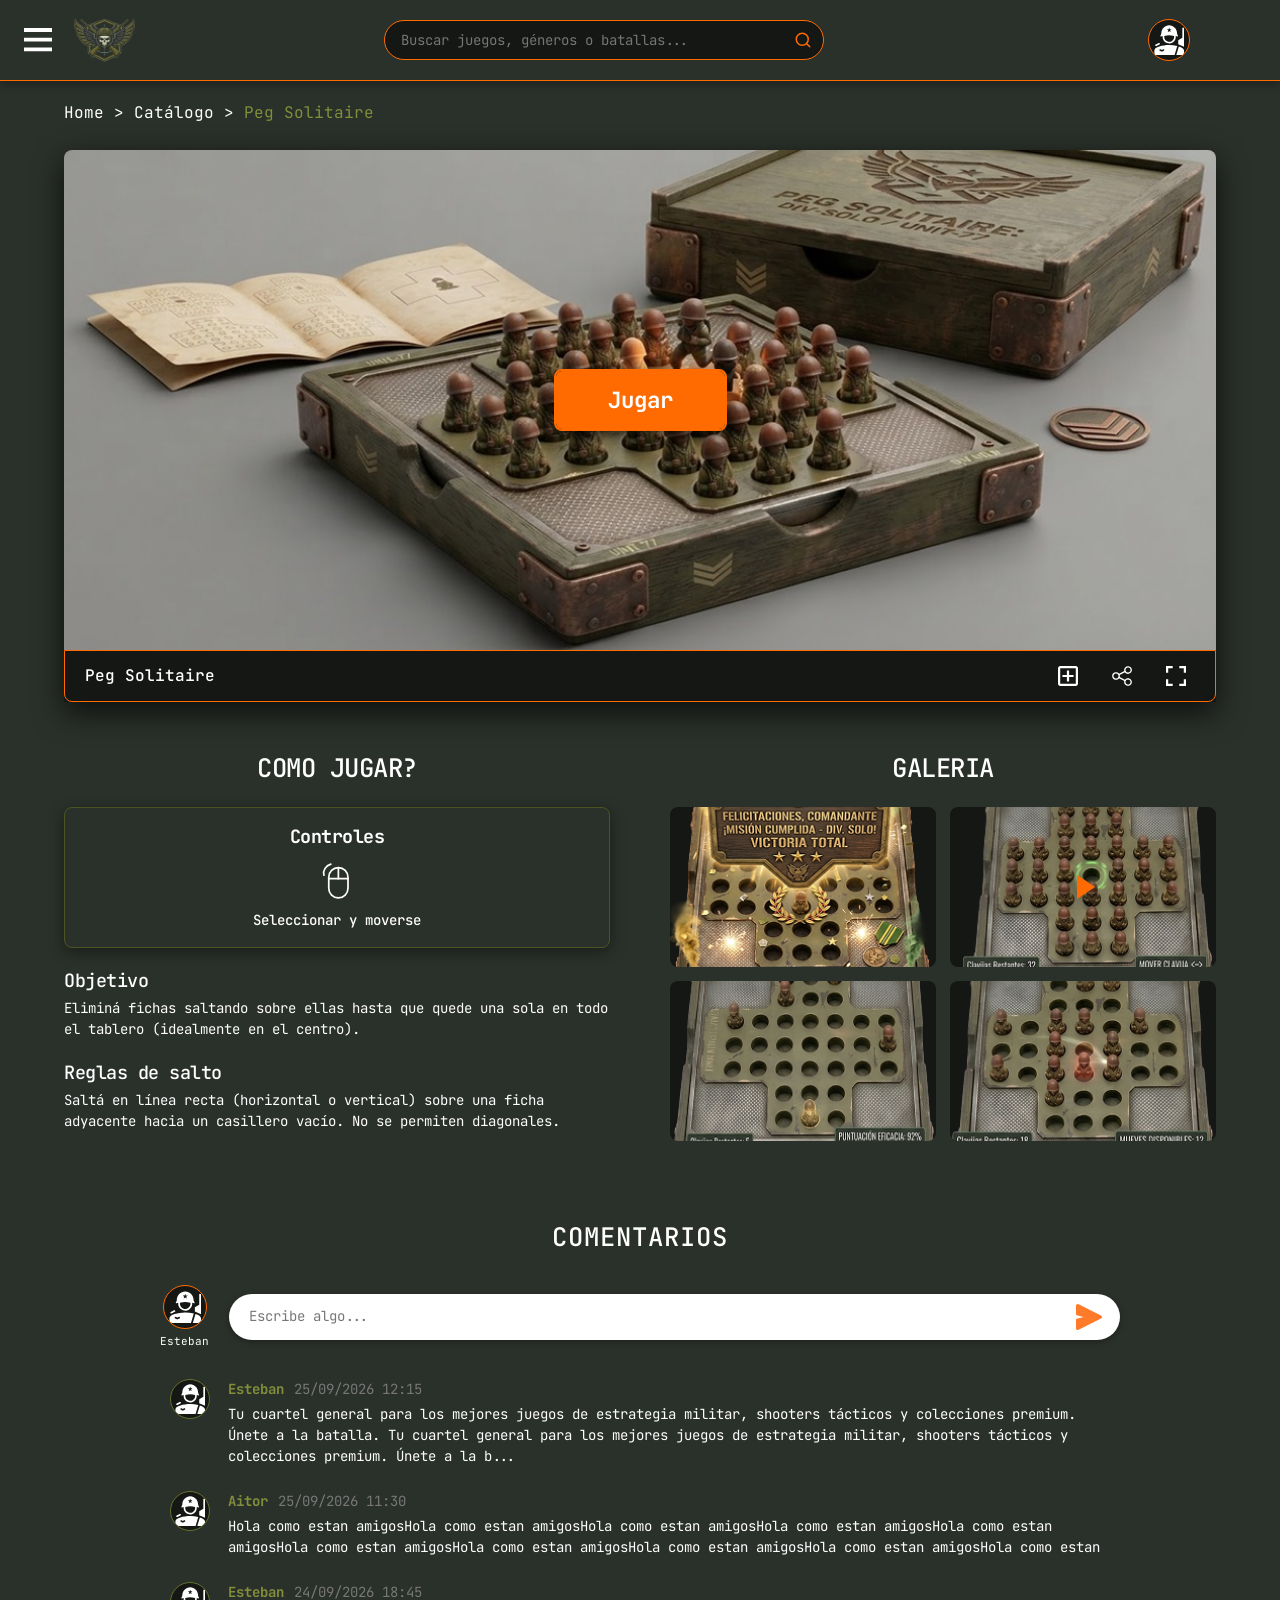
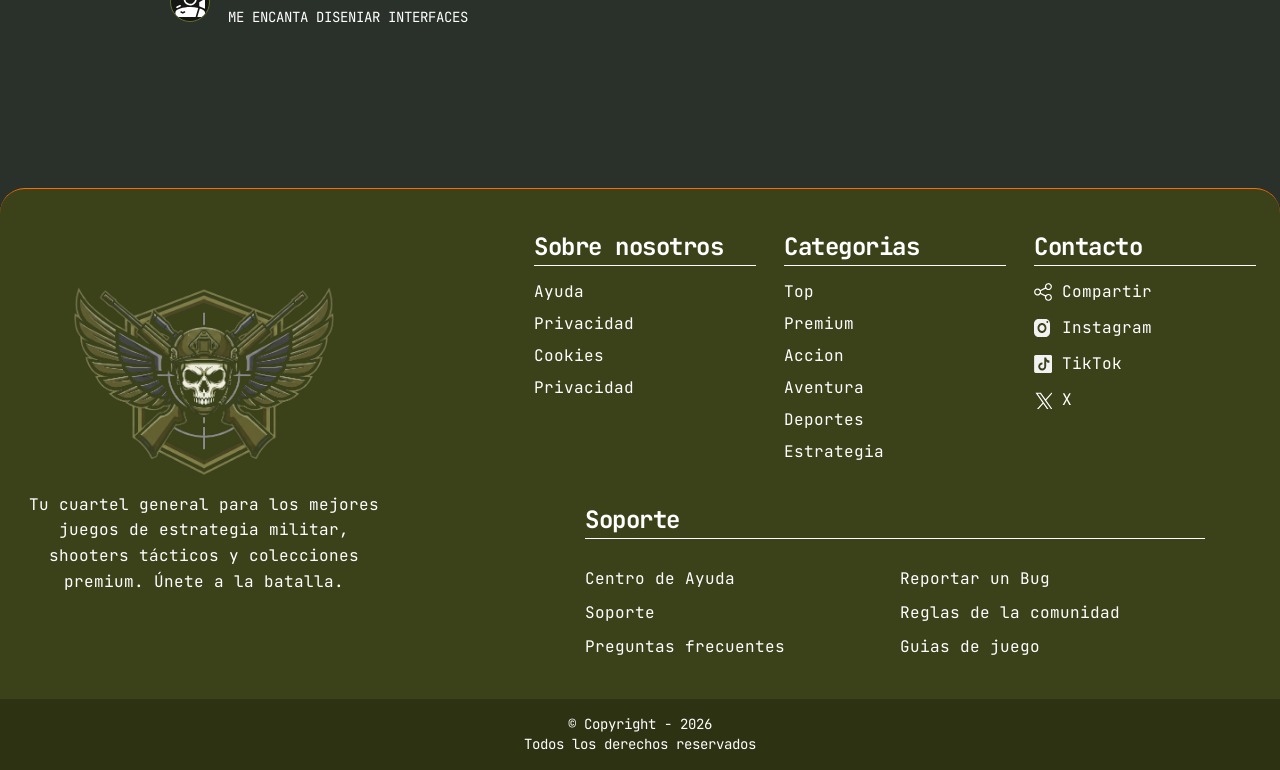
<file: tp3/pegsolitaire.html>
<!DOCTYPE html>
<html lang="es">
<head>
  <meta charset="UTF-8">
  <meta name="viewport" content="width=device-width, initial-scale=1.0">
  <title>Peg Solitaire — Sala de Juego</title>
  
  <!-- ESTILOS DEL SISTEMA -->
  <link rel="stylesheet" href="css/variables.css">
  <link rel="stylesheet" href="css/base.css">
  <link rel="stylesheet" href="css/components/botones.css">
  <link rel="stylesheet" href="css/components/formularios.css">
  <link rel="stylesheet" href="css/components/navegacion.css">
  <link rel="stylesheet" href="css/components/comentarios.css">
  <link rel="stylesheet" href="css/components/footer.css">
  <link rel="stylesheet" href="css/game.css">
  <link rel="stylesheet" href="css/responsive.css">
</head>
<body>

  <!-- BARRA DE NAVEGACION SUPERIOR NAVBAR -->
  <header class="nav-principal">
    <div class="nav-contenedor">
      
      <div class="nav-izquierda">
        <button id="btn-toggle-sidebar" aria-label="Abrir menú de navegación">
          <img src="assets/icons/menu.svg" alt="Menú lateral">
        </button>
        <a href="index.html" title="Volver a la página principal">
          <img src="assets/logo.png" alt="Logotipo Plataforma">
        </a>
      </div>

      <div class="nav-centro">
        <form role="search" onsubmit="event.preventDefault();">
          <input type="search" placeholder="Buscar juegos, géneros o batallas..." aria-label="Buscar juegos">
          <button type="submit" aria-label="Ejecutar búsqueda">
            <img src="assets/icons/icon-search.svg" alt="Buscar">
          </button>
        </form>
      </div>

      <!-- LADO DERECHO AVATAR CIRCULAR DEL SOLDADO Y MENU DESPLEGABLE -->
      <div class="nav-derecha">
        <div class="perfil-menu-contenedor">
          <button type="button" id="btn-perfil" aria-expanded="false" aria-haspopup="true" aria-controls="menu-perfil" aria-label="Abrir opciones de usuario">
            <img src="assets/icons/icon-profile.svg" alt="Avatar del soldado">
          </button>

          <div class="menu-desplegable-perfil" id="menu-perfil" role="menu" aria-label="Opciones de perfil">
            <ul>
              <li role="none"><a href="#" role="menuitem">Editar Perfil</a></li>
              <li role="none"><a href="#" role="menuitem">Biblioteca</a></li>
              <li role="none"><a href="login.html" role="menuitem">Cerrar Sesión</a></li>
            </ul>
          </div>
        </div>
      </div>

    </div>
  </header>

  <!-- SIDEBAR OFF CANVAS -->
  <div class="sidebar-overlay" id="sidebar-overlay"></div>
  <aside class="sidebar" id="sidebar">
    <header>
      <img src="assets/logo.png" alt="Logo" style="height: 36px;">
      <button id="btn-cerrar-sidebar" aria-label="Cerrar menú">
        <img src="assets/icons/icon-cerrar.svg" alt="Cerrar">
      </button>
    </header>
    <span>Navegación</span>
    <ul>
      <li><a href="index.html"><img src="assets/icons/icon-home.svg" alt=""><span>Inicio</span></a></li>
      <li><a href="index.html#top"><img src="assets/icons/icon-top.svg" alt=""><span>Top Juegos</span></a></li>
      <li class="activo"><a href="index.html#premium"><img src="assets/icons/icon-premium.svg" alt=""><span>Juegos Premium</span></a></li>
      <li><a href="index.html#accion"><img src="assets/icons/icon-action.svg" alt=""><span>Acción</span></a></li>
      <li><a href="index.html#aventura"><img src="assets/icons/icon-adventure.svg" alt=""><span>Aventura</span></a></li>
      <li><a href="index.html#estrategia"><img src="assets/icons/icon-strategy.svg" alt=""><span>Estrategia</span></a></li>
      <li><a href="index.html#deportes"><img src="assets/icons/icon-sports.svg" alt=""><span>Deportes</span></a></li>
    </ul>
  </aside>

  <!-- CONTENIDO PRINCIPAL EJECUCION DE JUEGO -->
  <main class="pagina-juego-main">

    <!-- BREADCRUMBS -->
    <nav class="breadcrumbs" aria-label="Ruta de navegación">
      <a href="index.html">Home</a> &gt; <a href="index.html#top" id="game-breadcrumb-categoria">Catálogo</a> &gt; <span id="game-breadcrumb-titulo">Peg Solitaire</span>
    </nav>

    <!-- AREA DE EJECUCION DEL JUEGO X CON SPLASH MINIMALISTA -->
    <section class="area-ejecucion-juego" aria-label="Área de Juego">
      
      <div id="game-splash-pantalla">
        <!-- SPLASH CON BOTON NARANJA JUGAR -->
        <div>
          <button id="btn-iniciar-partida">
            Jugar
          </button>
        </div>
      </div>

      <!-- BARRA DE EJECUCION INFERIOR -->
      <div class="barra-ejecucion">
        <span id="game-barra-titulo">Peg Solitaire</span>

        <div>
          <!-- ICONO GUARDAR EN FAVORITOS -->
          <button id="btn-guardar-juego" title="Guardar">
            <img src="assets/icons/icon-save.svg" alt="Guardar">
          </button>

          <!-- ICONO COMPARTIR -->
          <button id="btn-compartir-juego" title="Compartir">
            <img src="assets/icons/icon-share.svg" alt="Compartir">
          </button>

          <!-- ICONO PANTALLA COMPLETA -->
          <button id="btn-fullscreen" title="Pantalla Completa">
            <img src="assets/icons/icon-fullscreen.svg" alt="Pantalla Completa">
          </button>
        </div>
      </div>

    </section>

    <!-- SECCION COMO JUGAR Y GALERIA MULTIMEDIA -->
    <section class="seccion-about-juego" aria-label="Instrucciones y Galería">
      
      <!-- COLUMNA INSTRUCCIONES Y CONTROLES RESUMIDOS -->
      <div class="contenedor-instrucciones">
        <h2>COMO JUGAR?</h2>
        
        <div class="lista-reglas">
          <!-- TARJETA DE CONTROLES RESUMIDA CON MOUSE -->
          <div class="card-controles">
            <h3>Controles</h3>
            <img src="assets/icons/icon-mouse.svg" alt="Controles con mouse">
            <p>Seleccionar y moverse</p>
          </div>

          <article>
            <h3>Objetivo</h3>
            <p>Eliminá fichas saltando sobre ellas hasta que quede una sola en todo el tablero (idealmente en el centro).</p>
          </article>

          <article>
            <h3>Reglas de salto</h3>
            <p>Saltá en línea recta (horizontal o vertical) sobre una ficha adyacente hacia un casillero vacío. No se permiten diagonales.</p>
          </article>
        </div>
      </div>

      <!-- COLUMNA GALERIA X -->
      <div class="contenedor-galeria">
        <h2>GALERIA</h2>
        
        <div class="galeria-grilla">
          <div>
            <img src="assets/images/images_game/juego1.png" alt="Despliegue inicial">
          </div>
          
          <div>
            <img src="assets/images/images_game/juego2.png" alt="Avance táctico">
            <!-- BOTON NARANJA DE PLAY CENTRADO -->
            <div class="btn-galeria-play" title="Ver jugada">
              <svg width="48" height="48" viewBox="0 0 48 48" fill="none">
                <polygon points="18,12 36,24 18,36" fill="#FF6B00"></polygon>
              </svg>
            </div>
          </div>

          <div>
            <img src="assets/images/images_game/juego3.png" alt="Objetivo final">
          </div>

          <div>
            <img src="assets/images/images_game/juego4.png" alt="Victoria total">
          </div>
        </div>
      </div>

    </section>

    <!-- SECCION COMENTARIOS -->
    <section class="seccion-comentarios" aria-label="Comentarios">
      <h2>COMENTARIOS</h2>

      <!-- FORMULARIO DE ENTRADA AVATAR CON NOMBRE ABAJO BARRA BLANCA PILDORA -->
      <form class="comentario-form" id="form-nuevo-comentario" onsubmit="event.preventDefault();">
        <div class="comentario-autor-actual">
          <div>
            <img src="assets/icons/icon-profile.svg" alt="Esteban">
          </div>
          <span>Esteban</span>
        </div>

        <div class="comentario-input-barra">
          <textarea placeholder="Escribe algo..." id="input-comentario"></textarea>
         
          <button type="button" aria-label="Enviar comentario">
            <img src="assets/icons/icon-send.svg" alt="Enviar">
          </button>
        </div>
      </form>

      <!-- LISTA ABIERTA DE COMENTARIOS -->
      <div class="comentarios-lista" id="lista-comentarios">
        
        <!-- COMENTARIO ESTEBAN -->
        <article class="comentario-item">
          <div>
            <img src="assets/icons/icon-profile.svg" alt="Esteban">
          </div>
          <div>
            <header>
              <strong>Esteban</strong>
              <time>25/09/2026 12:15</time>
            </header>
            <p>
              Tu cuartel general para los mejores juegos de estrategia militar, shooters tácticos y colecciones premium. Únete a la batalla. Tu cuartel general para los mejores juegos de estrategia militar, shooters tácticos y colecciones premium. Únete a la b...
            </p>
          </div>
        </article>

        <!-- COMENTARIO AITOR -->
        <article class="comentario-item">
          <div>
            <img src="assets/icons/icon-profile.svg" alt="Aitor">
          </div>
          <div>
            <header>
              <strong>Aitor</strong>
              <time>25/09/2026 11:30</time>
            </header>
            <p>
              Hola como estan amigosHola como estan amigosHola como estan amigosHola como estan amigosHola como estan amigosHola como estan amigosHola como estan amigosHola como estan amigosHola como estan amigosHola como estan
            </p>
          </div>
        </article>

        <!-- COMENTARIO ESTEBAN -->
        <article class="comentario-item">
          <div>
            <img src="assets/icons/icon-profile.svg" alt="Esteban">
          </div>
          <div>
            <header>
              <strong>Esteban</strong>
              <time>24/09/2026 18:45</time>
            </header>
            <p>
              ME ENCANTA DISENIAR INTERFACES
            </p>
          </div>
        </article>

      </div>
    </section>

  </main>

  <!-- FAT FOOTER INSTITUCIONAL -->
  <footer class="footer-principal">
    <div class="footer-contenedor">
       
      <!-- CAJA MARCA Y DESCRIPCION -->
      <div class="footer-marca">
        <img src="assets/logo.png" alt="Logotipo Plataforma">
        <p>
          Tu cuartel general para los mejores juegos de estrategia militar, shooters tácticos y colecciones premium. Únete a la batalla.
        </p>
      </div>

      <!-- CAJA CONTENEDOR DE LINKS GRID -->
      <div class="footer-links-grid">
        <div>
          <h4>Sobre nosotros</h4>
          <ul>
            <li><a href="#">Ayuda</a></li>
            <li><a href="#">Privacidad</a></li>
            <li><a href="#">Cookies</a></li>
            <li><a href="#">Privacidad</a></li>
          </ul>
        </div>

        <div>
          <h4>Categorias</h4>
          <ul>
            <li><a href="index.html#top">Top</a></li>
            <li><a href="index.html#premium">Premium</a></li>
            <li><a href="index.html#accion">Accion</a></li>
            <li><a href="index.html#aventura">Aventura</a></li>
            <li><a href="index.html#deportes">Deportes</a></li>
            <li><a href="index.html#estrategia">Estrategia</a></li>
          </ul>
        </div>

        <div>
          <h4>Contacto</h4>
          <ul>
            <li><a href="#"><img src="assets/icons/icon-share.svg" alt=""> Compartir</a></li>
            <li><a href="#"><img src="assets/icons/icon-instagram.svg" alt=""> Instagram</a></li>
            <li><a href="#"><img src="assets/icons/icon-tiktok.svg" alt=""> TikTok</a></li>
            <li><a href="#"><img src="assets/icons/icon-x.svg" alt=""> X</a></li>
          </ul>
        </div>

        <!-- SECCION SOPORTE DENTRO DEL BLOQUE DE NAVEGACION -->
        <div class="footer-soporte">
          <h4>Soporte</h4>
          <div>
            <a href="#">Centro de Ayuda</a>
            <a href="#">Reportar un Bug</a>
            <a href="#">Soporte</a>
            <a href="#">Reglas de la comunidad</a>
            <a href="#">Preguntas frecuentes</a>
            <a href="#">Guias de juego</a>
          </div>
        </div>
      </div>

    </div>

    <!-- BARRA INFERIOR -->
    <div class="footer-bottom">
      <p>© Copyright - 2026</p>
      <p>Todos los derechos reservados</p>
    </div>
  </footer>

  <script src="js/api.js"></script>
  <script src="js/main.js"></script>
</body>
</html>
</file>
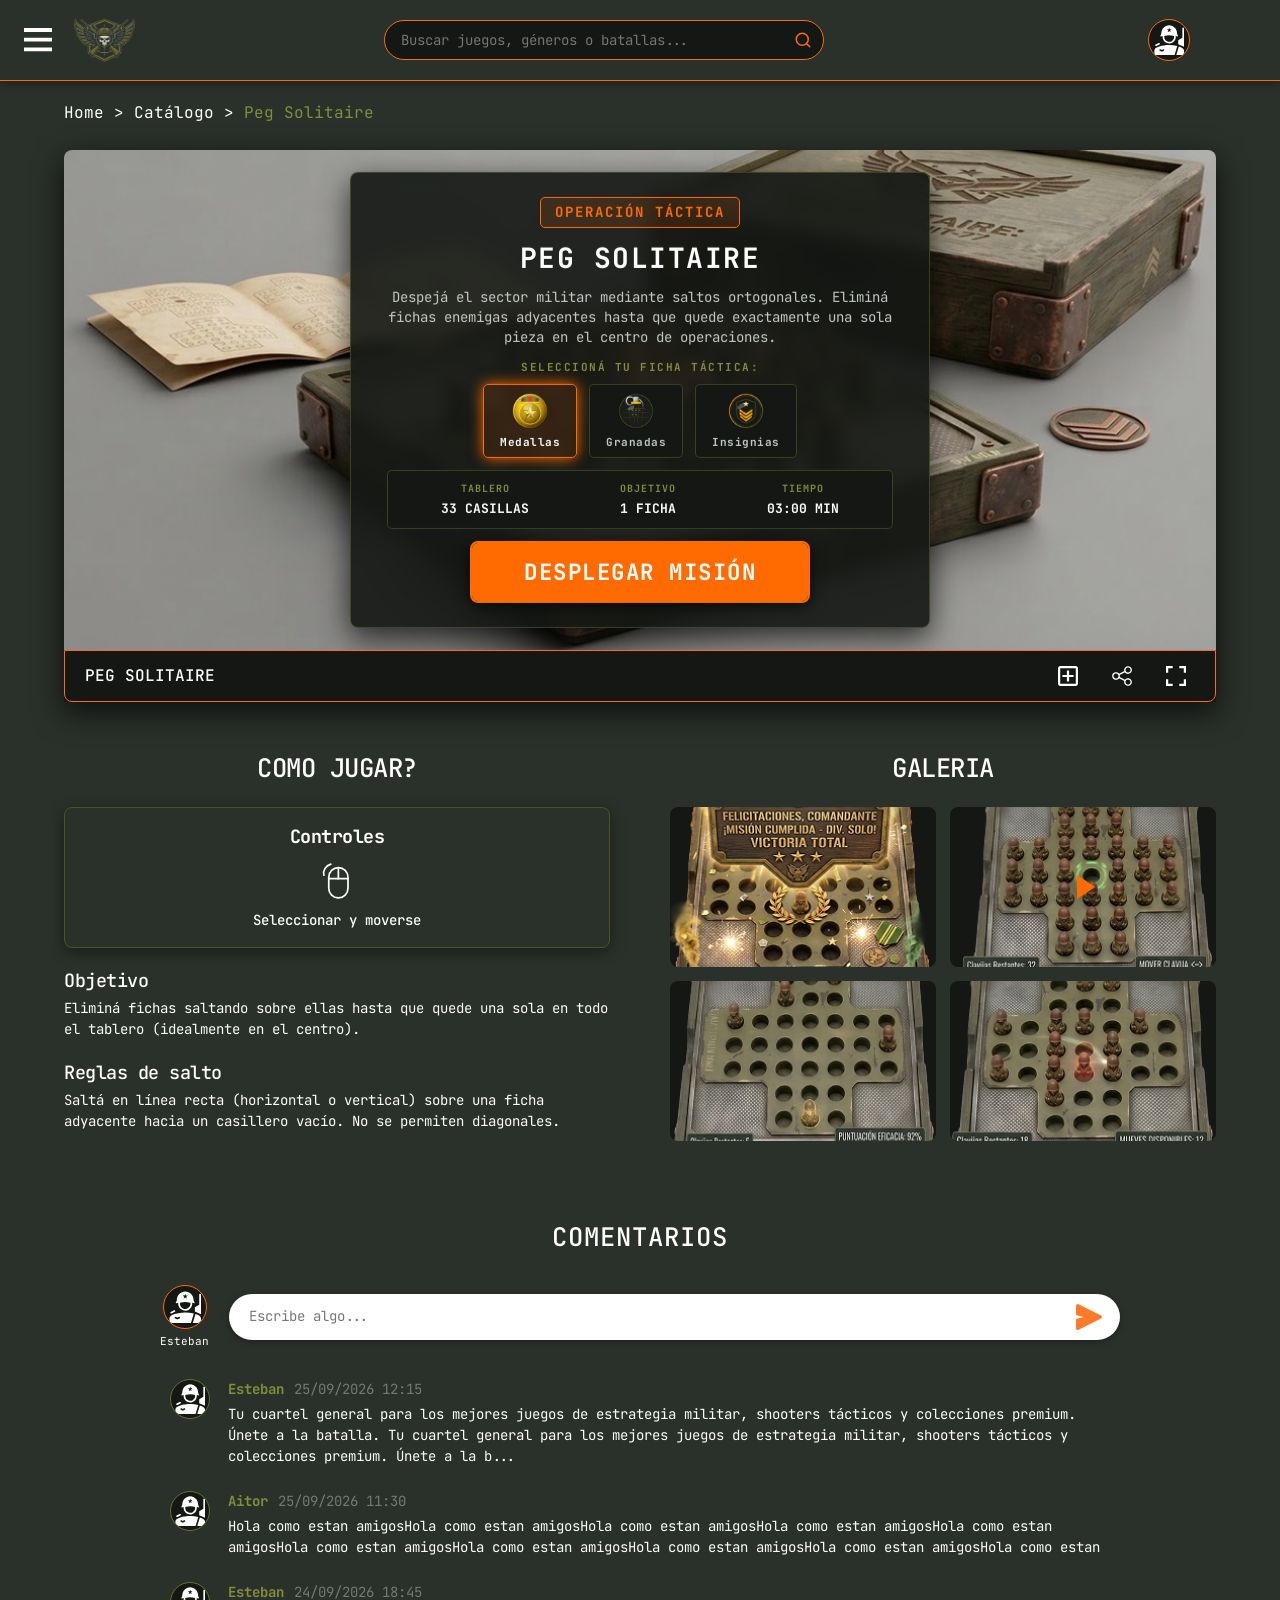
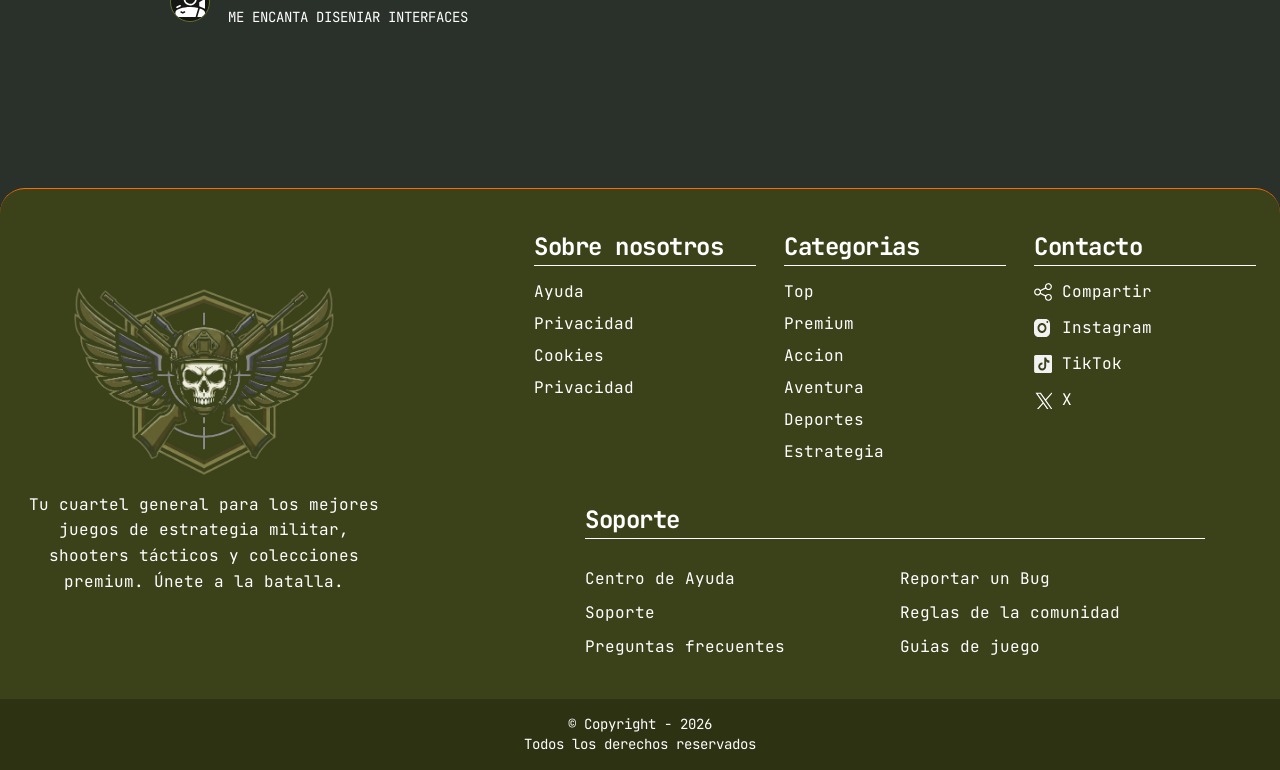
<file: tp4/pegsolitaire.html>
<!DOCTYPE html>
<html lang="es">
<head>
  <meta charset="UTF-8">
  <meta name="viewport" content="width=device-width, initial-scale=1.0">
  <title>Peg Solitaire — Sala de Juego</title>
  
  <!-- ESTILOS DEL SISTEMA -->
  <link rel="stylesheet" href="css/variables.css">
  <link rel="stylesheet" href="css/base.css">
  <link rel="stylesheet" href="css/components/botones.css">
  <link rel="stylesheet" href="css/components/formularios.css">
  <link rel="stylesheet" href="css/components/navegacion.css">
  <link rel="stylesheet" href="css/components/comentarios.css">
  <link rel="stylesheet" href="css/components/footer.css">
  <link rel="stylesheet" href="css/game.css">
  <link rel="stylesheet" href="css/responsive.css">
</head>
<body>

  <!-- BARRA DE NAVEGACION SUPERIOR NAVBAR -->
  <header class="nav-principal">
    <div class="nav-contenedor">
      
      <div class="nav-izquierda">
        <button id="btn-toggle-sidebar" aria-label="Abrir menú de navegación">
          <img src="assets/icons/menu.svg" alt="Menú lateral">
        </button>
        <a href="index.html" title="Volver a la página principal">
          <img src="assets/logo.png" alt="Logotipo Plataforma">
        </a>
      </div>

      <div class="nav-centro">
        <form role="search" onsubmit="event.preventDefault();">
          <input type="search" placeholder="Buscar juegos, géneros o batallas..." aria-label="Buscar juegos">
          <button type="submit" aria-label="Ejecutar búsqueda">
            <img src="assets/icons/icon-search.svg" alt="Buscar">
          </button>
        </form>
      </div>

      <!-- LADO DERECHO AVATAR CIRCULAR DEL SOLDADO Y MENU DESPLEGABLE -->
      <div class="nav-derecha">
        <div class="perfil-menu-contenedor">
          <button type="button" id="btn-perfil" aria-expanded="false" aria-haspopup="true" aria-controls="menu-perfil" aria-label="Abrir opciones de usuario">
            <img src="assets/icons/icon-profile.svg" alt="Avatar del soldado">
          </button>

          <div class="menu-desplegable-perfil" id="menu-perfil" role="menu" aria-label="Opciones de perfil">
            <ul>
              <li role="none"><a href="#" role="menuitem">Editar Perfil</a></li>
              <li role="none"><a href="#" role="menuitem">Biblioteca</a></li>
              <li role="none"><a href="login.html" role="menuitem">Cerrar Sesión</a></li>
            </ul>
          </div>
        </div>
      </div>

    </div>
  </header>

  <!-- SIDEBAR OFF CANVAS -->
  <div class="sidebar-overlay" id="sidebar-overlay"></div>
  <aside class="sidebar" id="sidebar">
    <header>
      <img src="assets/logo.png" alt="Logo" style="height: 36px;">
      <button id="btn-cerrar-sidebar" aria-label="Cerrar menú">
        <img src="assets/icons/icon-cerrar.svg" alt="Cerrar">
      </button>
    </header>
    <span>Navegación</span>
    <ul>
      <li><a href="index.html"><img src="assets/icons/icon-home.svg" alt=""><span>Inicio</span></a></li>
      <li><a href="index.html#top"><img src="assets/icons/icon-top.svg" alt=""><span>Top Juegos</span></a></li>
      <li class="activo"><a href="index.html#premium"><img src="assets/icons/icon-premium.svg" alt=""><span>Juegos Premium</span></a></li>
      <li><a href="index.html#accion"><img src="assets/icons/icon-action.svg" alt=""><span>Acción</span></a></li>
      <li><a href="index.html#aventura"><img src="assets/icons/icon-adventure.svg" alt=""><span>Aventura</span></a></li>
      <li><a href="index.html#estrategia"><img src="assets/icons/icon-strategy.svg" alt=""><span>Estrategia</span></a></li>
      <li><a href="index.html#deportes"><img src="assets/icons/icon-sports.svg" alt=""><span>Deportes</span></a></li>
    </ul>
  </aside>

  <!-- CONTENIDO PRINCIPAL EJECUCION DE JUEGO -->
  <main class="pagina-juego-main">

    <!-- BREADCRUMBS -->
    <nav class="breadcrumbs" aria-label="Ruta de navegación">
      <a href="index.html">Home</a> &gt; <a href="index.html#top" id="game-breadcrumb-categoria">Catálogo</a> &gt; <span id="game-breadcrumb-titulo">Peg Solitaire</span>
    </nav>

    <!-- AREA DE EJECUCION DEL JUEGO X CON SPLASH Y CANVAS -->
    <section class="area-ejecucion-juego" aria-label="Área de Juego">
      
      <div id="game-splash-pantalla">
        <!-- CANVAS NATIVO 800x500 (SIN SCROLL EN FULL HD, OCULTO EN EL MENU) -->
        <canvas id="canvas-pegsolitaire" width="800" height="500" style="display: none;"></canvas>

        <!-- SPLASH MILITAR INICIAL CON BRIEFING, SELECTOR DE SKINS Y BOTON JUGAR -->
        <div class="solitaire-splash-contenido" id="solitaire-splash-menu">
          <div class="solitaire-splash-badge">OPERACIÓN TÁCTICA</div>
          <h2 class="solitaire-splash-titulo">PEG SOLITAIRE</h2>
          <p class="solitaire-splash-desc">
            Despejá el sector militar mediante saltos ortogonales. Eliminá fichas enemigas adyacentes hasta que quede exactamente una sola pieza en el centro de operaciones.
          </p>

          <!-- SELECTOR DE SKINS EN EL MENU INICIAL -->
          <div class="solitaire-menu-skins">
            <span class="solitaire-menu-skins-label">SELECCIONÁ TU FICHA TÁCTICA:</span>
            <div class="solitaire-menu-skins-opciones" role="radiogroup" aria-label="Elegir diseño de ficha">
              <button type="button" class="solitaire-card-skin activo" data-skin="medalla" role="radio" aria-checked="true" title="Medallas Militares Doradas">
                <img src="assets/images/pegsolitaire/ficha-medalla.png" alt="Medalla militar">
                <span>Medallas</span>
              </button>
              <button type="button" class="solitaire-card-skin" data-skin="granada" role="radio" aria-checked="false" title="Granadas Tácticas de Fragmentación">
                <img src="assets/images/pegsolitaire/ficha-granada.png" alt="Granada táctica">
                <span>Granadas</span>
              </button>
              <button type="button" class="solitaire-card-skin" data-skin="insignia" role="radio" aria-checked="false" title="Insignias de Rango Táctico">
                <img src="assets/images/pegsolitaire/ficha-insignia.png" alt="Insignia de rango">
                <span>Insignias</span>
              </button>
            </div>
          </div>

          <div class="solitaire-splash-stats-preview">
            <div class="solitaire-preview-item">
              <span>TABLERO</span>
              <strong>33 CASILLAS</strong>
            </div>
            <div class="solitaire-preview-item">
              <span>OBJETIVO</span>
              <strong>1 FICHA</strong>
            </div>
            <div class="solitaire-preview-item">
              <span>TIEMPO</span>
              <strong>03:00 MIN</strong>
            </div>
          </div>
          <button id="btn-iniciar-partida" class="btn-solitaire-jugar" title="Iniciar misión en el tablero">
            DESPLEGAR MISIÓN
          </button>
        </div>

        <!-- MODAL DE FIN DE PARTIDA (VICTORIA / DERROTA) -->
        <div class="solitaire-modal-fin" id="modal-fin-partida" style="display: none;" role="dialog" aria-modal="true" aria-labelledby="modal-fin-titulo">
          <div class="solitaire-modal-contenido">
            <div class="solitaire-modal-icono" id="modal-fin-icono">🎖️</div>
            <h3 id="modal-fin-titulo">¡VICTORIA TÁCTICA!</h3>
            <p id="modal-fin-mensaje">Has despejado el sector militar con éxito.</p>
            
            <div class="solitaire-modal-stats">
              <div class="solitaire-stat-item">
                <span class="solitaire-stat-label">TIEMPO</span>
                <span class="solitaire-stat-valor" id="modal-fin-tiempo">01:45</span>
              </div>
              <div class="solitaire-stat-item">
                <span class="solitaire-stat-label">FICHAS RESTANTES</span>
                <span class="solitaire-stat-valor" id="modal-fin-fichas">1 Ficha</span>
              </div>
            </div>

            <div class="solitaire-modal-botones">
              <button type="button" id="btn-modal-reintentar" class="btn-solitaire-modal-accion">Jugar de Nuevo</button>
              <button type="button" class="btn-solitaire-modal-secundario" onclick="window.location.href='index.html'">Volver al Home</button>
            </div>
          </div>
        </div>

        <!-- AVISO DE PANTALLA PEQUENA (SOLO ESCRITORIO CON MOUSE) -->
        <div class="solitaire-aviso-pantalla-pequena" aria-hidden="true">
          <h3>PANTALLA DE ESCRITORIO REQUERIDA</h3>
          <p>PEG SOLITAIRE está diseñado para jugarse en pantalla de escritorio con mouse (vía Drag &amp; Drop de precisión). Agrandá la ventana para jugar.</p>
        </div>
      </div>

      <!-- BARRA DE EJECUCION INFERIOR -->
      <div class="barra-ejecucion">
        <span id="game-barra-titulo">PEG SOLITAIRE</span>

        <!-- HUD DE JUEGO (SOLO BOTÓN DE SALIR, TIMER Y BOTÓN DE REINICIAR) -->
        <div class="solitaire-hud" id="solitaire-hud" style="display: none;">
          <button type="button" id="btn-solitaire-salir" class="btn-solitaire-salir" title="Salir al menú principal">
            ← Salir
          </button>
          
          <div class="solitaire-timer-wrapper">
            <span class="solitaire-timer" id="solitaire-timer">03:00</span>
          </div>

          <button type="button" id="btn-solitaire-reiniciar" class="btn-solitaire-reiniciar" title="Reiniciar partida actual">
            ↺ Reiniciar
          </button>
        </div>

        <div class="barra-ejecucion-acciones">
          <div class="barra-ejecucion-iconos">
            <!-- ICONO GUARDAR EN FAVORITOS -->
            <button id="btn-guardar-juego" title="Guardar">
              <img src="assets/icons/icon-save.svg" alt="Guardar">
            </button>

            <!-- ICONO COMPARTIR -->
            <button id="btn-compartir-juego" title="Compartir">
              <img src="assets/icons/icon-share.svg" alt="Compartir">
            </button>

            <!-- ICONO PANTALLA COMPLETA (PASIVO) -->
            <button id="btn-fullscreen" title="Pantalla Completa">
              <img src="assets/icons/icon-fullscreen.svg" alt="Pantalla Completa">
            </button>
          </div>
        </div>
      </div>

    </section>

    <!-- SECCION COMO JUGAR Y GALERIA MULTIMEDIA -->
    <section class="seccion-about-juego" aria-label="Instrucciones y Galería">
      
      <!-- COLUMNA INSTRUCCIONES Y CONTROLES RESUMIDOS -->
      <div class="contenedor-instrucciones">
        <h2>COMO JUGAR?</h2>
        
        <div class="lista-reglas">
          <!-- TARJETA DE CONTROLES RESUMIDA CON MOUSE -->
          <div class="card-controles">
            <h3>Controles</h3>
            <img src="assets/icons/icon-mouse.svg" alt="Controles con mouse">
            <p>Seleccionar y moverse</p>
          </div>

          <article>
            <h3>Objetivo</h3>
            <p>Eliminá fichas saltando sobre ellas hasta que quede una sola en todo el tablero (idealmente en el centro).</p>
          </article>

          <article>
            <h3>Reglas de salto</h3>
            <p>Saltá en línea recta (horizontal o vertical) sobre una ficha adyacente hacia un casillero vacío. No se permiten diagonales.</p>
          </article>
        </div>
      </div>

      <!-- COLUMNA GALERIA X -->
      <div class="contenedor-galeria">
        <h2>GALERIA</h2>
        
        <div class="galeria-grilla">
          <div>
            <img src="assets/images/images_game/juego1.png" alt="Despliegue inicial">
          </div>
          
          <div>
            <img src="assets/images/images_game/juego2.png" alt="Avance táctico">
            <!-- BOTON NARANJA DE PLAY CENTRADO -->
            <div class="btn-galeria-play" title="Ver jugada">
              <svg width="48" height="48" viewBox="0 0 48 48" fill="none">
                <polygon points="18,12 36,24 18,36" fill="#FF6B00"></polygon>
              </svg>
            </div>
          </div>

          <div>
            <img src="assets/images/images_game/juego3.png" alt="Objetivo final">
          </div>

          <div>
            <img src="assets/images/images_game/juego4.png" alt="Victoria total">
          </div>
        </div>
      </div>

    </section>

    <!-- SECCION COMENTARIOS -->
    <section class="seccion-comentarios" aria-label="Comentarios">
      <h2>COMENTARIOS</h2>

      <!-- FORMULARIO DE ENTRADA AVATAR CON NOMBRE ABAJO BARRA BLANCA PILDORA -->
      <form class="comentario-form" id="form-nuevo-comentario" onsubmit="event.preventDefault();">
        <div class="comentario-autor-actual">
          <div>
            <img src="assets/icons/icon-profile.svg" alt="Esteban">
          </div>
          <span>Esteban</span>
        </div>

        <div class="comentario-input-barra">
          <textarea placeholder="Escribe algo..." id="input-comentario"></textarea>
         
          <button type="button" aria-label="Enviar comentario">
            <img src="assets/icons/icon-send.svg" alt="Enviar">
          </button>
        </div>
      </form>

      <!-- LISTA ABIERTA DE COMENTARIOS -->
      <div class="comentarios-lista" id="lista-comentarios">
        
        <!-- COMENTARIO ESTEBAN -->
        <article class="comentario-item">
          <div>
            <img src="assets/icons/icon-profile.svg" alt="Esteban">
          </div>
          <div>
            <header>
              <strong>Esteban</strong>
              <time>25/09/2026 12:15</time>
            </header>
            <p>
              Tu cuartel general para los mejores juegos de estrategia militar, shooters tácticos y colecciones premium. Únete a la batalla. Tu cuartel general para los mejores juegos de estrategia militar, shooters tácticos y colecciones premium. Únete a la b...
            </p>
          </div>
        </article>

        <!-- COMENTARIO AITOR -->
        <article class="comentario-item">
          <div>
            <img src="assets/icons/icon-profile.svg" alt="Aitor">
          </div>
          <div>
            <header>
              <strong>Aitor</strong>
              <time>25/09/2026 11:30</time>
            </header>
            <p>
              Hola como estan amigosHola como estan amigosHola como estan amigosHola como estan amigosHola como estan amigosHola como estan amigosHola como estan amigosHola como estan amigosHola como estan amigosHola como estan
            </p>
          </div>
        </article>

        <!-- COMENTARIO ESTEBAN -->
        <article class="comentario-item">
          <div>
            <img src="assets/icons/icon-profile.svg" alt="Esteban">
          </div>
          <div>
            <header>
              <strong>Esteban</strong>
              <time>24/09/2026 18:45</time>
            </header>
            <p>
              ME ENCANTA DISENIAR INTERFACES
            </p>
          </div>
        </article>

      </div>
    </section>

  </main>

  <!-- FAT FOOTER INSTITUCIONAL -->
  <footer class="footer-principal">
    <div class="footer-contenedor">
       
      <!-- CAJA MARCA Y DESCRIPCION -->
      <div class="footer-marca">
        <img src="assets/logo.png" alt="Logotipo Plataforma">
        <p>
          Tu cuartel general para los mejores juegos de estrategia militar, shooters tácticos y colecciones premium. Únete a la batalla.
        </p>
      </div>

      <!-- CAJA CONTENEDOR DE LINKS GRID -->
      <div class="footer-links-grid">
        <div>
          <h4>Sobre nosotros</h4>
          <ul>
            <li><a href="#">Ayuda</a></li>
            <li><a href="#">Privacidad</a></li>
            <li><a href="#">Cookies</a></li>
            <li><a href="#">Privacidad</a></li>
          </ul>
        </div>

        <div>
          <h4>Categorias</h4>
          <ul>
            <li><a href="index.html#top">Top</a></li>
            <li><a href="index.html#premium">Premium</a></li>
            <li><a href="index.html#accion">Accion</a></li>
            <li><a href="index.html#aventura">Aventura</a></li>
            <li><a href="index.html#deportes">Deportes</a></li>
            <li><a href="index.html#estrategia">Estrategia</a></li>
          </ul>
        </div>

        <div>
          <h4>Contacto</h4>
          <ul>
            <li><a href="#"><img src="assets/icons/icon-share.svg" alt=""> Compartir</a></li>
            <li><a href="#"><img src="assets/icons/icon-instagram.svg" alt=""> Instagram</a></li>
            <li><a href="#"><img src="assets/icons/icon-tiktok.svg" alt=""> TikTok</a></li>
            <li><a href="#"><img src="assets/icons/icon-x.svg" alt=""> X</a></li>
          </ul>
        </div>

        <!-- SECCION SOPORTE DENTRO DEL BLOQUE DE NAVEGACION -->
        <div class="footer-soporte">
          <h4>Soporte</h4>
          <div>
            <a href="#">Centro de Ayuda</a>
            <a href="#">Reportar un Bug</a>
            <a href="#">Soporte</a>
            <a href="#">Reglas de la comunidad</a>
            <a href="#">Preguntas frecuentes</a>
            <a href="#">Guias de juego</a>
          </div>
        </div>
      </div>

    </div>

    <!-- BARRA INFERIOR -->
    <div class="footer-bottom">
      <p>© Copyright - 2026</p>
      <p>Todos los derechos reservados</p>
    </div>
  </footer>

  <script src="js/api.js"></script>
  <script src="js/main.js"></script>

  <!-- PEG SOLITAIRE — Módulo MVC (Scripts Clásicos) -->
  <script src="js/pegsolitaire/configuracion.js"></script>
  <script src="js/pegsolitaire/SolitaireModel.js"></script>
  <script src="js/pegsolitaire/Ficha.js"></script>
  <script src="js/pegsolitaire/Casillero.js"></script>
  <script src="js/pegsolitaire/TableroView.js"></script>
  <script src="js/pegsolitaire/pegsolitaire.js"></script>
</body>
</html>
</file>
<file: tp2/css/variables.css>
/* VARIABLES Y TOKENS DE DISENO ESTETICA MILITAR CLONE WARS BASADO EN EL DESIGN SYSTEM DE FIGMA FILE KEY LI LH D OYOSSGXW EPN */

:root {
  /* PALETA CROMATICA PRIMARIA VERDE MILITAR */
  --color-primario: #4B5320;
  --color-primario-claro: #828E3B;
  --color-primario-claro2: #66702D;
  --color-primario-oscuro: #3B4119;
  --color-primario-oscuro2: #2D3213;

  /* PALETA SECUNDARIA NARANJA TACTICO */
  --color-secundario: #FF6B00;

  /* SUPERFICIES Y FONDOS */
  --color-fondo: #2A302A;
  --color-superficie-oscura: #141714;
  --color-overlay-modal: rgba(10, 13, 10, 0.78);
  --color-modal-fondo: #262E27;
  --color-modal-caja-precio: #1B211C;
  --color-modal-desc: #C2C8C2;

  /* COLORES DE ESTADO Y TERCEROS */
  --color-premium: #E5B80B;
  --color-error: #E53935;
  --color-exito: #4CAF50;
  --color-facebook: #1877F2;
  --color-google-fondo: #EFEFEF;
  --color-recaptcha-fondo: #F9F9F9;
  --color-recaptcha-borde: #D3D3D3;
  --color-recaptcha-azul: #1A73E8;
  --color-recaptcha-texto: #222222;

  /* COLORES NEUTROS Y TEXTOS */
  --color-blanco: #FFFFFF;
  --color-gris-neutro: #777777;
  --color-negro: #0A0D0A;

  /* TIPOGRAFIAS */
  --fuente-principal: 'JetBrains Mono', monospace;

  /* TAMANOS DE FUENTE */
  --tamano-h1: 64px;
  --tamano-h2: 48px;
  --tamano-h3: 24px;
  --tamano-body: 16px;
  --tamano-small: 14px;

  /* BORDER RADIUS */
  --radio-sm: 5px;
  --radio-md: 8px;
  --radio-lg: 16px;
  --radio-card: 25px;
  --radio-redondo: 50%;

  /* GRADIENTES */
  --gradiente-fondo-login: linear-gradient(to left, rgba(0, 0, 0, 1), transparent);
  --gradiente-fondo-registro: linear-gradient(to right, rgba(0, 0, 0, 1), transparent);

  /* DIMENSIONES DEL LAYOUT */
  --ancho-maximo: 1440px;
  --altura-nav: 81px;
  --ancho-sidebar: 260px;
}
</file>
<file: tp2/css/base.css>
/* ESTILOS BASE RESET Y TIPOGRAFIA GLOBAL */

/* TIPOGRAFIA LOCAL AUTOCONTENIDA JETBRAINS MONO */
@font-face {
  font-family: 'JetBrains Mono';
  font-style: normal;
  font-weight: 300;
  font-display: swap;
  src: url('../assets/fonts/JetBrainsMono-Light.ttf') format('truetype');
}

@font-face {
  font-family: 'JetBrains Mono';
  font-style: normal;
  font-weight: 400;
  font-display: swap;
  src: url('../assets/fonts/JetBrainsMono-Regular.ttf') format('truetype');
}

@font-face {
  font-family: 'JetBrains Mono';
  font-style: normal;
  font-weight: 500;
  font-display: swap;
  src: url('../assets/fonts/JetBrainsMono-Medium.ttf') format('truetype');
}

@font-face {
  font-family: 'JetBrains Mono';
  font-style: normal;
  font-weight: 700;
  font-display: swap;
  src: url('../assets/fonts/JetBrainsMono-Bold.ttf') format('truetype');
}

/* RESET ESTRICTO */
*,
*::before,
*::after {
  box-sizing: border-box;
  margin: 0;
  padding: 0;
}

/* RAIZ DEL DOCUMENTO */
html {
  color-scheme: dark;
  font-size: 16px;
  scroll-behavior: smooth;
}

body {
  min-height: 100vh;
  overflow-x: hidden;

  background-color: var(--color-fondo);
  color: var(--color-blanco);
  font-family: var(--fuente-principal);
  line-height: 1.5;
  -webkit-font-smoothing: antialiased;
  -moz-osx-font-smoothing: grayscale;
}

/* TIPOGRAFIA */
h1, h2, h3, h4, h5, h6 {
  color: var(--color-blanco);
  font-family: var(--fuente-principal);
  font-weight: 700;
  letter-spacing: -0.5px;
}

h1 {
  font-size: 2.5rem; /* PX MOBILE */
  line-height: 1.2;
}

h2 {
  font-size: 1.8rem; /* PX MOBILE */
  line-height: 1.3;
}

h3 {
  font-size: 1.3rem; /* PX MOBILE */
  line-height: 1.4;
}

p {
  margin-bottom: 0.5rem;

  color: var(--color-blanco);
  font-size: var(--tamano-body);
}

small {
  color: var(--color-gris-neutro);
  font-size: var(--tamano-small);
}

/* ENLACES Y BOTONES BASE */
a {
  display: inline-block;

  color: inherit;
  text-decoration: none;
  transition: color 0.2s ease;
}

button, input, select, textarea {
  background: none;
  color: inherit;
  font-family: inherit;
  font-size: inherit;
  border: none;
  outline: none;
}

button {
  cursor: pointer;
  user-select: none;
}

/* IMAGENES Y MULTIMEDIA */
img, svg {
  max-width: 100%;
  height: auto;

  display: block;
}

/* BARRA DE SCROLL TEMATICA MILITAR */
::-webkit-scrollbar {
  width: 8px;
  height: 8px;
}

::-webkit-scrollbar-track {
  background: var(--color-superficie-oscura);
}

::-webkit-scrollbar-thumb {
  background: var(--color-primario);
  border-radius: 4px;
}

::-webkit-scrollbar-thumb:hover {
  background: var(--color-primario-claro);
}

/* CLASES DE UTILIDAD COMUNES */
.texto-centrado {
  text-align: center;
}

.texto-secundario,
.texto-acento {
  color: var(--color-secundario);
}

.texto-primario-claro {
  color: var(--color-primario-claro);
}

.texto-premium {
  color: var(--color-premium);
}

.oculto {
  display: none !important;
}

.sr-only {
  position: absolute;
  width: 1px;
  height: 1px;
  margin: -1px;
  padding: 0;
  overflow: hidden;
  clip: rect(0, 0, 0, 0);

  white-space: nowrap;
  border: 0;
}
</file>
<file: tp2/css/components/botones.css>
/* COMPONENTE BOTONES Y EFECTOS HOVER MINIMO ANIMACIONES HOVER DIFERENCIADAS EFECTO ESCALA CON SOMBRA ELEVADA EJ BOTON SUBMIT AUTH EFECTO BARRIDO DE FONDO HORIZONTAL CON BEFORE EJ SIDEBAR SPLASH EFECTO BORDE LUMINISCENTE GLOW Y CAMBIO DE RADIO EJ BOTONERA BARRA */

/* BOTON BASE */
.btn {
  position: relative;
  min-height: 44px;
  padding: 10px 20px;
  overflow: hidden;

  display: inline-flex;
  align-items: center;
  justify-content: center;
  gap: 10px;

  color: inherit;
  font-size: var(--tamano-body);
  font-weight: 700;
  text-align: center;
  white-space: nowrap;
  border: 1px solid transparent;
  border-radius: var(--radio-md);
  cursor: pointer;
  transition: transform 0.25s ease, box-shadow 0.25s ease, border-color 0.25s ease, background-color 0.25s ease;
}

/* EFECTO ESCALA CON SOMBRA ELEVADA */
.btn-efecto-escala,
.btn-auth-submit {
  min-height: 44px;

  background-color: var(--color-secundario);
  color: var(--color-blanco);
  border: 1px solid var(--color-secundario);
  border-radius: var(--radio-md);
  box-shadow: 0 4px 12px rgba(255, 107, 0, 0.4);
  cursor: pointer;
  transition: transform 0.25s ease, box-shadow 0.25s ease, filter 0.25s ease;
}

.btn-efecto-escala:hover,
.btn-auth-submit:hover {
  transform: scale(1.04);

  box-shadow: 0 8px 25px rgba(255, 107, 0, 0.6);
  filter: brightness(0.95);
}

.btn-efecto-escala:focus-visible,
.btn-auth-submit:focus-visible {
  outline: 2px solid var(--color-blanco);
  outline-offset: 2px;
}

/* EFECTO BARRIDO DE FONDO HORIZONTAL CON BEFORE */
.btn-efecto-barrido {
  position: relative;
  z-index: 1;
  overflow: hidden;

  transition: color 0.3s ease, border-color 0.3s ease;
}

.btn-efecto-barrido::before {
  content: "";
  position: absolute;
  inset: 0;
  z-index: -1;

  background-color: var(--color-secundario);
  transform: translateX(-100%);
  transition: transform 0.35s ease;
}

.btn-efecto-barrido:hover::before {
  transform: translateX(0);
}

/* EFECTO BORDE LUMINISCENTE GLOW Y CAMBIO DE BORDER RADIUS */
.btn-efecto-glow,
.barra-ejecucion button {
  padding: 8px;

  display: flex;
  align-items: center;
  justify-content: center;

  background: none;
  border: 1.5px solid transparent;
  border-radius: var(--radio-sm);
  cursor: pointer;
  transition: border-radius 0.25s ease, border-color 0.25s ease, box-shadow 0.25s ease, transform 0.25s ease, background-color 0.25s ease;
}

.btn-efecto-glow:hover,
.barra-ejecucion button:hover {
  transform: scale(1.15);

  background-color: var(--color-secundario);
  border-color: var(--color-secundario);
  border-radius: var(--radio-lg);
  box-shadow: 0 0 15px rgba(255, 107, 0, 0.6);
}

.btn-efecto-glow:focus-visible,
.barra-ejecucion button:focus-visible {
  outline: 2px solid var(--color-blanco);
  outline-offset: 2px;
}
</file>
<file: tp2/css/components/formularios.css>
/* COMPONENTE FORMULARIOS E INPUTS */

/* GRUPO O FILA DE CAMPO EN FORMULARIOS DE AUTENTICACION */
.panel-auth form > div:not(.auth-sociales):not(.recaptcha-card) {
  position: relative;
  width: 100%;
  margin-bottom: 4px;

  display: flex;
  flex-direction: column;
  gap: 2px;

  text-align: left;
}

.panel-auth form label {
  color: var(--color-blanco);
  font-size: var(--tamano-small);
  font-weight: 400;
}

.campo-obligatorio {
  margin-left: 2px;
  color: var(--color-secundario);
  font-weight: 700;
}

/* ENVOLTORIO ESPECIFICO CUANDO UN INPUT TIENE BOTON INTERNO */
.campo-password {
  position: relative;
  width: 100%;

  display: flex;
  align-items: center;
}

.campo-password input {
  padding-right: 44px;
}

/* INPUT CON FONDO BLANCO DEL PROTOTIPO ORIGINAL */
.panel-auth form input:not([type="checkbox"]) {
  width: 100%;
  min-height: 42px;
  padding: 8px 14px;

  background-color: var(--color-blanco);
  color: var(--color-negro);
  font-size: var(--tamano-small);
  border: 1px solid var(--color-gris-neutro);
  border-radius: var(--radio-md);
  transition: border-color 0.2s ease, box-shadow 0.2s ease;
}

.panel-auth form input:not([type="checkbox"])::placeholder {
  color: var(--color-gris-neutro);
}

.panel-auth form input:not([type="checkbox"]):focus {
  border-color: var(--color-secundario);
  box-shadow: 0 0 0 2px rgba(255, 107, 0, 0.3);
  outline: none;
}

/* ICONO OJO VER OCULTAR CONTRASENA */
.btn-toggle-password {
  position: absolute;
  top: 50%;
  right: 10px;
  width: 28px;
  height: 28px;
  padding: 0;

  display: flex;
  align-items: center;
  justify-content: center;

  background: none;
  border: none;
  transform: translateY(-50%);
  cursor: pointer;
}

.btn-toggle-password img {
  width: 22px;
  height: 22px;
  object-fit: contain;
}

/* CHECKBOX DE TERMINOS REGISTRO */
.grupo-checkbox {
  margin: 10px 0 14px;

  display: flex;
  align-items: flex-start;
  gap: 10px;

  color: var(--color-blanco);
  font-size: var(--tamano-small);
  line-height: 1.4;
  cursor: pointer;
}

.grupo-checkbox input[type="checkbox"] {
  width: 18px;
  min-width: 18px;
  height: 18px;
  margin-top: 1px;

  accent-color: var(--color-secundario);
  cursor: pointer;
}

.grupo-checkbox a {
  color: var(--color-secundario);
  font-weight: 500;
  text-decoration: underline;
}

/* MOCKUP RECAPTCHA EN REGISTRO */
.panel-auth form .recaptcha-card {
  width: 100%;
  max-width: 300px;
  margin: 8px auto 14px;
  padding: 8px 14px;

  display: flex;
  align-items: center;
  justify-content: space-between;

  background-color: var(--color-recaptcha-fondo);
  border: 1px solid var(--color-recaptcha-borde);
  border-radius: var(--radio-sm);
}

.panel-auth form .recaptcha-card label {
  display: flex;
  align-items: center;
  gap: 12px;

  color: var(--color-recaptcha-texto);
  font-family: Arial, sans-serif;
  font-size: 13px;
  font-weight: 500;
  cursor: pointer;
}

.panel-auth form .recaptcha-card label span {
  color: var(--color-recaptcha-texto);
}

.panel-auth form .recaptcha-card input[type="checkbox"] {
  width: 24px;
  height: 24px;
  margin: 0;

  accent-color: var(--color-recaptcha-azul);
  cursor: pointer;
}

.panel-auth form .recaptcha-card .recaptcha-logo-contenedor {
  display: flex;
  align-items: center;
  justify-content: center;
}

.panel-auth form .recaptcha-card .recaptcha-logo-contenedor img {
  width: 38px;
  height: 34px;
  object-fit: contain;
}

/* TEXTO EXPLICATIVO DE ERROR DEBAJO DEL INPUT */
.msg-error {
  min-height: 14px;
  margin-top: 2px;

  display: block;

  color: var(--color-error);
  font-size: 11px;
  line-height: 1.2;
  visibility: hidden;
  opacity: 0;
  transition: opacity 0.2s ease, visibility 0.2s ease;
}

.msg-error.visible {
  visibility: visible;
  opacity: 1;
}

/* ESTADOS DE VALIDACION VISUAL EN TIEMPO REAL */
.input-valido {
  border-color: var(--color-exito) !important;
  box-shadow: 0 0 0 2px rgba(76, 175, 80, 0.3) !important;
}

.input-invalido {
  border-color: var(--color-error) !important;
  box-shadow: 0 0 0 2px rgba(229, 57, 53, 0.3) !important;
}
</file>
<file: tp2/css/components/navegacion.css>
/* BARRA DE NAVEGACION SUPERIOR NAVBAR */
.nav-principal {
  position: sticky;
  top: 0;
  right: 0;
  left: 0;
  z-index: 1000;
  width: 100%;
  height: var(--altura-nav);
  padding: 0 16px;

  display: flex;
  align-items: center;

  background-color: var(--color-fondo);
  border-bottom: 1px solid var(--color-secundario);
  box-shadow: 0 2px 10px rgba(0, 0, 0, 0.4);
}

.nav-principal > .nav-contenedor {
  width: 100%;
  height: 100%;

  display: flex;
  align-items: center;
  justify-content: space-between;
  gap: 16px;
}

/* LADO IZQUIERDO MENU HAMBURGUESA Y LOGOTIPO */
.nav-contenedor > .nav-izquierda {
  display: flex;
  align-items: center;
  gap: 14px;
}

.nav-izquierda > button {
  padding: 8px 8px 4px 8px;

  border-radius: var(--radio-sm);
  cursor: pointer;
  transition: background-color 0.2s ease;
}

.nav-izquierda > button:hover {
  background-color: var(--color-primario);
}

.nav-izquierda > button img {
  width: 28px;
  height: 28px;
}

.nav-izquierda > a > img {
  width: auto;
  height: 44px;
  flex-shrink: 0;

  object-fit: contain;
}

/* CENTRO BARRA DE BUSQUEDA TACTICA PILL */
.nav-contenedor > .nav-centro {
  flex: 1;
  max-width: 440px;
  min-width: 0;

  display: flex;
  justify-content: center;
}

.nav-centro > form {
  position: relative;
  width: 100%;

  display: flex;
  align-items: center;
}

.nav-centro form > input[type="search"] {
  width: 100%;
  height: 40px;
  padding: 0 42px 0 16px;

  background-color: var(--color-superficie-oscura);
  color: var(--color-blanco);
  font-size: var(--tamano-small);
  text-overflow: ellipsis;
  border: 1px solid var(--color-secundario);
  border-radius: 20px;
  transition: box-shadow 0.25s ease, border-color 0.25s ease;
}

.nav-centro form > input[type="search"]:focus {
  border-color: var(--color-secundario);
  box-shadow: 0 0 10px rgba(255, 107, 0, 0.4);
  outline: none;
}

.nav-centro form > button {
  position: absolute;
  right: 12px;

  display: flex;
  align-items: center;
  justify-content: center;

  cursor: pointer;
  transition: transform 0.2s ease;
}

.nav-centro form > button:hover {
  transform: scale(1.3);
}

.nav-centro form > button img {
  width: 18px;
  height: 18px;
}

/* LADO DERECHO PERFIL DE USUARIO Y MENU DESPLEGABLE */
.nav-contenedor > .nav-derecha {
  height: 100%;
}

.perfil-menu-contenedor {
  position: relative;
  min-width: 190px;
  height: 100%;

  display: flex;
  align-items: center;
  justify-content: center;
}

.perfil-menu-contenedor > button {
  width: 42px;
  height: 42px;
  overflow: hidden;

  display: flex;
  align-items: center;
  justify-content: center;

  background-color: var(--color-superficie-oscura);
  border: 1.5px solid var(--color-secundario);
  border-radius: var(--radio-redondo);
  cursor: pointer;
  transition: border-color 0.2s ease, box-shadow 0.2s ease, transform 0.2s ease;
}

.perfil-menu-contenedor > button:hover,
.perfil-menu-contenedor > button.activo {
  transform: scale(1.1);

  border-color: var(--color-blanco);
  box-shadow: 0 0 12px rgba(255, 107, 0, 0.5);
}

.perfil-menu-contenedor > button img {
  width: 30px;
  height: 30px;

  display: block;
}

/* MENU DESPLEGABLE */
.menu-desplegable-perfil {
  position: absolute;
  top: 100%;
  left: 0;
  right: 0;
  z-index: 1020;
  width: 100%;
  overflow: hidden;

  display: flex;
  flex-direction: column;

  background-color: var(--color-fondo);
  border: 1.5px solid var(--color-secundario);
  border-radius: 4px 4px 8px 18px;
  box-shadow: 0 10px 25px rgba(0, 0, 0, 0.6);
  opacity: 0;
  visibility: hidden;
  transform: translateY(-8px);
  transition: opacity 0.2s ease, transform 0.2s ease, visibility 0.2s ease;
  pointer-events: none;
}

.menu-desplegable-perfil.abierto {
  transform: translateY(0);

  opacity: 1;
  visibility: visible;
  pointer-events: auto;
}

.menu-desplegable-perfil > ul {
  width: 100%;

  display: flex;
  flex-direction: column;

  list-style: none;
}

.menu-desplegable-perfil li {
  width: 100%;

  display: flex;
}

.menu-desplegable-perfil a {
  width: 100%;
  padding: 12px 22px;

  display: flex;
  align-items: center;
  justify-content: center;

  color: var(--color-blanco);
  font-size: var(--tamano-small);
  text-decoration: none;
  white-space: nowrap;
  transition: background-color 0.2s ease, color 0.2s ease;
}

.menu-desplegable-perfil a:hover {
  background-color: var(--color-primario);
  color: var(--color-secundario);
}

.menu-desplegable-perfil li:last-child a:hover {
  background-color: var(--color-primario-oscuro);
  color: var(--color-secundario);
}

/* SIDEBAR OFF CANVAS */
.sidebar-overlay {
  position: fixed;
  top: 0;
  left: 0;
  z-index: 1050;
  width: 100vw;
  height: 100vh;

  background-color: rgba(0, 0, 0, 0.6);
  visibility: hidden;
  opacity: 0;
  transition: opacity 0.3s ease, visibility 0.3s ease;
}

.sidebar-overlay.activo {
  opacity: 1;
  visibility: visible;
}

.sidebar {
  position: fixed;
  top: 0;
  bottom: 0;
  left: 0;
  z-index: 1100;
  width: var(--ancho-sidebar);
  overflow-y: auto;

  display: flex;
  flex-direction: column;

  background-color: var(--color-superficie-oscura);
  border-right: 1px solid var(--color-primario);
  transform: translateX(-100%);
  transition: transform 0.3s ease;
}

.sidebar.abierto {
  transform: translateX(0);
}

.sidebar > header {
  height: var(--altura-nav);
  padding: 0 20px;

  display: flex;
  align-items: center;
  justify-content: space-between;

  border-bottom: 1px solid var(--color-primario-oscuro);
}

.sidebar > header > button {
  padding: 6px;

  border-radius: var(--radio-sm);
  cursor: pointer;
  transition: background-color 0.2s ease-in-out;
}

.sidebar > header > button:hover {
  background-color: var(--color-secundario);
}

.sidebar > header > button img {
  width: 24px;
  height: 24px;

  display: block;
}

.sidebar > span {
  padding: 10px 16px;

  color: var(--color-blanco);
  font-size: var(--tamano-small);
  letter-spacing: 1px;
  cursor: default;
}

.sidebar > ul {
  padding: 10px;

  display: flex;
  flex-direction: column;
  gap: 16px;

  list-style: none;
}

.sidebar a {
  position: relative;
  overflow: hidden;
  z-index: 1;
  padding: 12px 16px;

  display: flex;
  align-items: center;
  gap: 14px;

  color: var(--color-blanco);
  font-size: var(--tamano-small);
  font-weight: 500;
  border: 2px solid transparent;
  border-radius: var(--radio-md);
  cursor: pointer;
  transition: border-color 0.4s ease, box-shadow 0.4s ease;
}

/* EFECTO BARRIDO DE FONDO MEDIANTE BEFORE */
.sidebar a::before {
  content: "";
  position: absolute;
  inset: 0;
  z-index: -1;

  background-color: var(--color-secundario);
  transform: translateX(-100%);
  transition: transform 0.4s ease;
}

.sidebar a img {
  width: 22px;
  height: 22px;
}

.sidebar a:hover {
  border-color: var(--color-secundario);
  box-shadow: 0 6px 20px rgba(255, 107, 0, 0.5);
}

.sidebar a:hover::before {
  transform: translateX(0);
}

.sidebar li.activo a {
  border-color: var(--color-secundario);
  box-shadow: 0 4px 12px rgba(0, 0, 0, 0.4);
}
</file>
<file: tp2/css/components/cards.css>
/* CARDS DE JUEGOS: PORTADA, BADGE, TITULO Y ACCION CON ESTADOS HOVER Y FOCUS */

/* TARJETA BASE TAMANO FIJO PARA QUE NO SE DEFORME EN EL FLEX BORDES REDONDEADOS Y TRANSICION SUAVE */
.card-juego {
  position: relative;
  z-index: 1;
  width: 245px;
  min-width: 245px;
  height: 175px;
  overflow: hidden;

  display: block;
  flex: 0 0 auto;

  border-radius: var(--radio-card);
  box-shadow: var(--sombra-card);
  text-decoration: none;
  cursor: pointer;
  transition: transform 0.3s cubic-bezier(0.2, 0.8, 0.2, 1), box-shadow 0.3s ease;
}

/* SOMBREADO NEGRO ABAJO QUE ARRANCA TRANSPARENTE PARA QUE CUANDO SUBA EL TEXTO SE LEA DE DIEZ SIN TAPAR TODA LA FOTO */
.card-juego::after {
  content: "";
  position: absolute;
  right: 0;
  bottom: 0;
  left: 0;
  z-index: 2;
  height: 65%;

  background: linear-gradient(to top, rgba(14, 16, 14, 0.95) 0%, rgba(14, 16, 14, 0.6) 60%, transparent 100%);
  opacity: 0;
  pointer-events: none;
  transition: opacity 0.28s ease;
}

/* HOVER Y FOCUS CUANDO PASAS EL MOUSE O NAVEGAS CON TECLADO TAB AGRANDAMOS LA CARD UN Y LE METEMOS Z INDEX ALTO PARA QUE NO QUEDE ABAJO DE LAS VECINAS */
.card-juego:hover,
.card-juego:focus-visible {
  z-index: 10;

  box-shadow: var(--sombra-card-hover), 0 0 16px rgba(130, 142, 59, 0.45);
  transform: scale(1.08);
}

/* ACTIVAMOS EL SOMBREADO OSCURO EN HOVER PARA DARLE CONTRASTE AL TEXTO */
.card-juego:hover::after,
.card-juego:focus-visible::after {
  opacity: 1;
}

/* FOTO DE PORTADA DEL JUEGO */
.card-img {
  width: 100%;
  height: 100%;

  display: block;

  object-fit: cover;
  transition: transform 0.35s ease;
}

/* UN ZOOM CHIQUITO A LA IMAGEN CUANDO PASAMOS EL CURSOR PARA QUE QUEDE MAS VIVO */
.card-juego:hover .card-img,
.card-juego:focus-visible .card-img {
  transform: scale(1.04);
}

/* BOTON DE ACCION RAPIDA JUGAR COMPRAR QUE APARECE EN EL CENTRO DE LA CARD AL HACER HOVER */
.btn-card-accion {
  position: absolute;
  top: 40%;
  left: 50%;
  transform: translate(-50%, -50%) scale(0.8);
  z-index: 5;
  padding: 8px 24px;

  display: inline-flex;
  align-items: center;
  justify-content: center;

  background-color: var(--color-superficie-oscura);
  color: var(--color-blanco);
  font-size: 13px;
  font-weight: 700;
  letter-spacing: 0.8px;
  text-transform: uppercase;
  border: 2px solid var(--color-secundario);
  border-radius: var(--radio-md);
  box-shadow: 0 4px 14px rgba(0, 0, 0, 0.75);
  opacity: 0;
  pointer-events: auto;
  transition: opacity 0.28s ease, transform 0.28s cubic-bezier(0.2, 0.8, 0.2, 1), background-color 0.25s ease, border-color 0.25s ease, box-shadow 0.25s ease, color 0.25s ease;
}

/* EN HOVER DE LA CARD EL BOTON SE HACE VISIBLE Y TOMA SU TAMANO NATURAL */
.card-juego:hover .btn-card-accion,
.card-juego:focus-visible .btn-card-accion {
  opacity: 1;
  transform: translate(-50%, -50%) scale(1);
}

/* HOVER PROPIO DEL BOTON JUGAR SE ELEVA UN TOQUE SE LLENA DE NARANJA Y LARGA UN BRILLO GLOW */
.btn-card-accion:hover {
  transform: translate(-50%, -56%) scale(1.06);

  background-color: var(--color-secundario);
  color: var(--color-blanco);
  border-color: var(--color-acento-claro);
  box-shadow: 0 6px 20px rgba(255, 107, 0, 0.75), 0 0 14px var(--color-secundario);
}

.btn-card-accion:active {
  transform: translate(-50%, -48%) scale(0.96);
}

/* ESTILO ESPECIAL PARA EL BOTON COMPRAR DE LOS JUEGOS PREMIUM BORDE Y GLOW DORADO */
.btn-card-accion.btn-comprar {
  border-color: var(--color-premium);
}

.btn-card-accion.btn-comprar:hover {
  transform: translate(-50%, -56%) scale(1.06);

  background-color: var(--color-premium);
  color: var(--color-negro);
  border-color: var(--color-blanco);
  box-shadow: 0 6px 20px rgba(229, 184, 11, 0.75), 0 0 14px var(--color-premium);
}

/* TITULO DEL JUEGO LETRA AGRANDADA Y BIEN LEGIBLE RELLENO BLANCO Y BORDES NEGROS */
.card-titulo {
  position: absolute;
  right: 8px;
  bottom: 12px;
  left: 8px;
  z-index: 3;
  margin: 0;
  padding: 0 4px;
  overflow: hidden;

  color: var(--color-blanco);
  font-size: 17px;
  font-weight: 700;
  letter-spacing: 0.3px;
  text-align: center;
  text-overflow: ellipsis;
  white-space: nowrap;
  paint-order: stroke fill;
  -webkit-text-stroke: 2px var(--color-negro);
  text-shadow: 0 2px 5px rgba(0, 0, 0, 0.95);
  opacity: 0;
  transform: translateY(14px);
  pointer-events: none;
  transition: opacity 0.28s ease, transform 0.28s cubic-bezier(0.2, 0.8, 0.2, 1);
}

/* CUANDO HACEMOS HOVER EL TITULO SUBE A SU POSICION NATURAL Y SE HACE VISIBLE CON TRANSICION SUAVE */
.card-juego:hover .card-titulo,
.card-juego:focus-visible .card-titulo {
  opacity: 1;
  transform: translateY(0);
}

/* INSIGNIA PARA IDENTIFICAR LOS JUEGOS PREMIUM */
.badge-premium-icon {
  position: absolute;
  top: 10px;
  left: 10px;
  z-index: 4;
  width: auto;
  max-width: 105px;
  height: 22px;

  border-radius: var(--radio-sm);
  filter: drop-shadow(0 2px 5px rgba(0, 0, 0, 0.65));
  pointer-events: none;
  transition: transform 0.3s ease;
}

.card-juego:hover .badge-premium-icon,
.card-juego:focus-visible .badge-premium-icon {
  transform: scale(1.08);
}

/* INCLINACION INERCIAL MIENTRAS LA PISTA AVANZA */
.carrusel-pista.deslizando-sig .card-juego {
  transform: skewX(-8deg) scale(0.97);
}

/* INCLINACION INVERSA MIENTRAS LA PISTA RETROCEDE */
.carrusel-pista.deslizando-ant .card-juego {
  transform: skewX(8deg) scale(0.97);
}
</file>
<file: tp2/css/components/carrusel.css>
/* CARRUSEL PRINCIPAL 3D Y CARRUSELES HORIZONTALES FINITOS POR CATEGORIA */

/* CARRUSEL PRINCIPAL D PEG SOLITAIRE */
.seccion-carrusel-principal {
  width: 100%;
  max-width: var(--ancho-maximo);
  margin: 30px auto 50px;
  padding: 0 20px;
  text-align: center;
}

/* TITULO DORADO DEL CARRUSEL PRINCIPAL */
.seccion-carrusel-principal > h2,
.carrusel-principal-titulo {
  margin-bottom: 24px;
  color: var(--color-premium);
  font-size: 2.3rem;
  font-weight: 700;
  letter-spacing: 0.8px;
  line-height: 1.25;
  text-align: center;
  text-shadow: 0 0 24px rgba(229, 184, 11, 0.4), 0 2px 8px rgba(0, 0, 0, 0.95);
}

.carrusel-principal-titulo span {
  display: block;
}

/* CONTENEDOR PARA CENTRAR LA ESCENA Y LAS FLECHAS */
.carrusel-principal-contenedor {
  position: relative;
  width: 100%;
  max-width: 1000px;
  margin: 0 auto;
  padding: 20px 0;
  display: flex;
  align-items: center;
  justify-content: center;
  gap: 65px;
}

/* LA ESCENA LE CLAVAMOS PERSPECTIVE PARA QUE TENGA PROFUNDIDAD REAL */
.carrusel-principal-escena-3d {
  position: relative;
  width: 440px;
  height: 320px;
  perspective: 1000px;
}

/* PRISMA QUE JAVASCRIPT ROTA ENTRE ESTADOS CSS INTERPOLA EL MOVIMIENTO */
.carrusel-principal-3d {
  position: relative;
  width: 100%;
  height: 100%;

  transform-style: preserve-3d;
  transform: rotateY(0deg);
  transition: transform 1.1s cubic-bezier(0.25, 1, 0.5, 1);
  will-change: transform;
}

/* CADA UNA DE LAS FOTOS DEL MISMO JUEGO UBICADAS EN EL ESPACIO D */
.carrusel-principal-tarjeta-3d {
  position: absolute;
  top: 0;
  left: 0;
  width: 100%;
  height: 100%;
  overflow: hidden;
  display: block;
  border-radius: 24px;
  box-shadow: 0 10px 30px rgba(0, 0, 0, 0.8), 0 0 15px rgba(0, 0, 0, 0.5);
  text-decoration: none;
  cursor: pointer;
  backface-visibility: hidden;
  transition: box-shadow 0.3s ease, filter 0.3s ease;
}

/* FOTO AL FRENTE EN GRADOS Y CORRIDA EN Z */
.carrusel-principal-tarjeta-3d.cara-1 {
  transform: rotateY(0deg) translateZ(200px);
}

/* FOTO GIRADA GRADOS PARA ARMAR EL TRIANGULO*/
.carrusel-principal-tarjeta-3d.cara-2 {
  transform: rotateY(120deg) translateZ(200px);
}

/* FOTO GIRADA GRADOS */
.carrusel-principal-tarjeta-3d.cara-3 {
  transform: rotateY(240deg) translateZ(200px);
}

.carrusel-principal-tarjeta-3d img {
  width: 100%;
  height: 100%;

  object-fit: cover;
}

/* TITULO DEL JUEGO SOBRE LA FOTO CON BORDE NEGRO PARA QUE RESALTE */
.carrusel-principal-juego-nombre,
.carrusel-principal-tarjeta-3d h3 {
  position: absolute;
  top: 20px;
  right: 0;
  left: 0;
  z-index: 6;

  color: var(--color-blanco);
  font-size: 26px;
  font-weight: 700;
  letter-spacing: 0.5px;
  text-align: center;
  paint-order: stroke fill;
  -webkit-text-stroke: 3px var(--color-negro);
  text-shadow: 0 3px 8px rgba(0, 0, 0, 0.95);
  pointer-events: none;
}

/* BOTON JUGAR CENTRADO EN CADA CARA QUE APARECE EN HOVER */
.btn-carrusel-principal-accion {
  position: absolute;
  top: 52%;
  left: 50%;
  transform: translate(-50%, -50%) scale(0.85);
  z-index: 7;
  padding: 12px 34px;

  display: inline-flex;
  align-items: center;
  justify-content: center;

  background-color: var(--color-superficie-oscura);
  color: var(--color-blanco);
  font-size: 15px;
  font-weight: 700;
  letter-spacing: 1px;
  text-transform: uppercase;
  border: 2px solid var(--color-secundario);
  border-radius: var(--radio-md);
  box-shadow: 0 6px 20px rgba(0, 0, 0, 0.85);
  opacity: 0;
  pointer-events: auto;
  transition: opacity 0.28s ease, transform 0.28s cubic-bezier(0.2, 0.8, 0.2, 1), background-color 0.25s ease, border-color 0.25s ease, box-shadow 0.25s ease;
}

.carrusel-principal-tarjeta-3d:hover .btn-carrusel-principal-accion,
.carrusel-principal-tarjeta-3d:focus-visible .btn-carrusel-principal-accion {
  opacity: 1;
  transform: translate(-50%, -50%) scale(1);
}

.btn-carrusel-principal-accion:hover {
  transform: translate(-50%, -56%) scale(1.08);

  background-color: var(--color-secundario);
  color: var(--color-blanco);
  border-color: var(--color-acento-claro);
  box-shadow: 0 8px 25px rgba(255, 107, 0, 0.8), 0 0 16px var(--color-secundario);
}

/* FLECHAS DE NAVEGACION PARA EL CARRUSEL PRINCIPAL */
.carrusel-principal-contenedor > button,
.carrusel-principal-flecha {
  z-index: 10;
  width: 46px;
  height: 46px;

  display: flex;
  align-items: center;
  justify-content: center;

  background-color: rgba(30, 33, 30, 0.85);
  color: var(--color-blanco);
  border: 1px solid rgba(255, 255, 255, 0.15);
  border-radius: var(--radio-redondo);
  cursor: pointer;
  transition: background-color 0.2s ease, transform 0.2s ease, border-color 0.2s ease;
}

.carrusel-principal-contenedor > button:hover,
.carrusel-principal-flecha:hover {
  background-color: var(--color-acento);
  color: var(--color-blanco);
  border-color: var(--color-acento-borde);
  transform: scale(1.1);
}

.carrusel-principal-contenedor > button svg,
.carrusel-principal-flecha svg {
  width: 22px;
  height: 22px;
}


/* CARRUSELES DE CATEGORIAS RENDERIZADOS CON JS */

/* CONTENEDOR GENERAL DONDE SE INYECTAN TODAS LAS CATEGORIAS */
.contenedor-categorias {
  width: 100%;
}

/* SECCION INDIVIDUAL DE CADA CATEGORIA */
.seccion-categoria {
  width: 100%;
  max-width: var(--ancho-maximo);
  margin: 0 auto 46px;
  padding: 0 30px;
}

.seccion-categoria > header,
.categoria-header {
  margin-bottom: 16px;

  display: flex;
  align-items: center;
  justify-content: flex-start;
}

/* FONDO TIPO CAPSULA PARA EL TITULO COMO TENIAMOS EN FIGMA */
.seccion-categoria h2,
.categoria-titulo {
  margin: 0;
  padding: 6px 20px;

  display: inline-block;

  background: linear-gradient(90deg, rgba(42, 48, 42, 0.6), rgba(130, 142, 59, 0.35) 50%, rgba(42, 48, 42, 0.6));
  color: var(--color-primario-claro);
  font-size: 1.6rem;
  font-weight: 500;
  letter-spacing: 0.5px;
  border-radius: 16px;
}

/* CONTENEDOR RELATIVO PARA UBICAR LAS FLECHAS FLOTANDO A LOS COSTADOS */
.carrusel-contenedor {
  position: relative;
  width: 100%;

  display: flex;
  align-items: center;
}

/* IMPORTANTE LE DAMOS PADDING ARRIBA Y ABAJO PARA QUE AL HACER HOVER LA CARD NO SE CORTE CON EL OVERFLOW HIDDEN */
.carrusel-viewport {
  position: relative;
  width: 100%;
  padding: 16px 0;
  overflow: hidden;
}

/* LA TIRA DE CARDS OBLIGATORIO DISPLAY FLEX PARA QUE LAS CARDS QUEDEN EN FILA HORIZONTAL */
.carrusel-pista {
  position: relative;
  padding: 10px 4px;

  display: flex;
  flex-direction: row;
  flex-wrap: nowrap;
  gap: 20px;

  transition: transform 0.38s cubic-bezier(0.25, 1, 0.5, 1);
}

/* FLECHAS LATERALES PARA DESLIZAR EL CARRUSEL DE CADA CATEGORIA */
.carrusel-flecha {
  position: absolute;
  top: calc(50% - 22px);
  z-index: 15;
  width: 44px;
  height: 44px;

  display: flex;
  align-items: center;
  justify-content: center;

  background-color: rgba(30, 33, 30, 0.88);
  color: var(--color-claro);
  border: 1px solid rgba(255, 255, 255, 0.18);
  border-radius: var(--radio-redondo);
  box-shadow: 0 4px 14px rgba(0, 0, 0, 0.6);
  cursor: pointer;
  transition: background-color 0.2s ease, transform 0.2s ease, border-color 0.2s ease, box-shadow 0.2s ease;
}

/* LAS CLAVAMOS JUSTO EN LOS BORDES DEL CARRUSEL */
.carrusel-flecha.izquierda {
  left: -18px;
}

.carrusel-flecha.derecha {
  right: -18px;
}

/* EFECTO HOVER CON NARANJA DE ACENTO Y UN BRILLO SUTIL */
.carrusel-flecha:hover {
  background-color: var(--color-acento);
  color: var(--color-blanco);
  border-color: var(--color-acento-borde);
  box-shadow: var(--sombra-glow-acento);
  transform: scale(1.12);
}

.carrusel-flecha:disabled {
  opacity: 0.4;
  box-shadow: none;
  cursor: not-allowed;
}

.carrusel-flecha:disabled:hover {
  background-color: rgba(30, 33, 30, 0.88);
  border-color: rgba(255, 255, 255, 0.18);
  transform: none;
}

.carrusel-flecha svg {
  width: 22px;
  height: 22px;
  pointer-events: none;
}
</file>
<file: tp2/css/components/modal.css>
/* MODAL DE COMPRA PASE DE BATALLA VENTANA EMERGENTE QUE SE ACTIVA AL PRESIONAR COMPRAR EN JUEGOS PREMIUM */

/* FONDO OSCURO QUE CUBRE TODA LA PANTALLA PARA ENFOCAR LA ATENCION */
.modal-overlay {
  position: fixed;
  top: 0;
  right: 0;
  bottom: 0;
  left: 0;
  z-index: 1000;
  padding: 20px;
  overflow-y: auto;

  display: flex;
  align-items: center;
  justify-content: center;

  background-color: var(--color-overlay-modal);
  backdrop-filter: blur(4px);
  opacity: 0;
  visibility: hidden;
  pointer-events: none;
  transition: opacity 0.28s ease, visibility 0.28s ease;
}

/* ESTADO ACTIVO SE HACE VISIBLE SUAVEMENTE POR CLASE ACTIVO O POR ANCLA TARGET */
.modal-overlay.activo,
.modal-overlay:target {
  opacity: 1;
  visibility: visible;
  pointer-events: auto;
}

/* TARJETA CENTRAL DEL MODAL CON BORDE NARANJA Y FONDO OSCURO */
.modal-caja {
  position: relative;
  width: 100%;
  max-width: 490px;
  padding: 26px 32px 28px;
  box-sizing: border-box;

  display: flex;
  flex-direction: column;
  align-items: center;

  background-color: var(--color-modal-fondo);
  border: 1.5px solid var(--color-secundario);
  border-radius: var(--radio-md);
  box-shadow: 0 14px 40px rgba(0, 0, 0, 0.85);
  transform: scale(0.92) translateY(10px);
  transition: transform 0.28s cubic-bezier(0.2, 0.8, 0.2, 1);
}

/* ANIMACION DE ENTRADA DE LA CAJA CUANDO SE ACTIVA EL OVERLAY */
.modal-overlay.activo .modal-caja,
.modal-overlay:target .modal-caja {
  transform: scale(1) translateY(0);
}

/* CRUZ PARA CERRAR EL MODAL EN LA ESQUINA SUPERIOR DERECHA */
.modal-btn-cerrar {
  position: absolute;
  top: 10px;
  right: 14px;
  width: 32px;
  height: 32px;
  padding: 0;

  display: flex;
  align-items: center;
  justify-content: center;

  background: transparent;
  color: var(--color-blanco);
  font-size: 26px;
  line-height: 1;
  border: none;
  cursor: pointer;
  opacity: 0.8;
  transition: opacity 0.2s ease, transform 0.2s ease, color 0.2s ease;
}

.modal-btn-cerrar:hover,
.modal-btn-cerrar:focus-visible {
  opacity: 1;
  color: var(--color-secundario);
  transform: scale(1.15) rotate(90deg);
}

/* TITULO PRINCIPAL UNETE A LAS FILAS */
.modal-titulo {
  margin: 0;

  color: var(--color-blanco);
  font-size: 22px;
  font-weight: 500;
  letter-spacing: 0.5px;
  text-align: center;
}

/* LINEA DECORATIVA NARANJA DEBAJO DEL TITULO */
.modal-linea-decorativa {
  width: 140px;
  height: 2px;
  margin: 8px 0 16px;

  background-color: var(--color-secundario);
  border-radius: var(--radio-sm);
}

/* DESCRIPCION INTERMEDIA */
.modal-descripcion {
  max-width: 390px;
  margin: 0 0 20px;

  color: var(--color-modal-desc);
  font-size: 13.5px;
  line-height: 1.45;
  text-align: center;
}

/* SUBTITULO EN MAYUSCULAS COMPRAR PASE DE BATALLA */
.modal-subtitulo {
  margin: 0 0 18px;

  color: var(--color-blanco);
  font-size: 16px;
  font-weight: 700;
  letter-spacing: 1px;
  text-align: center;
  text-transform: uppercase;
}

/* PASTILLA OSCURA QUE AGRUPA EL PRECIO Y EL BOTON COMPRAR */
.modal-precio-contenedor {
  padding: 5px 6px 5px 18px;

  display: inline-flex;
  align-items: center;
  justify-content: center;
  gap: 16px;

  background-color: var(--color-modal-caja-precio);
  border-radius: var(--radio-md);
  box-shadow: inset 0 2px 4px rgba(0, 0, 0, 0.4);
}

/* TEXTO DEL PRECIO USD */
.modal-precio-texto {
  color: var(--color-blanco);
  font-size: 14px;
  font-weight: 600;
  letter-spacing: 0.5px;
}

/* BOTON COMPRAR CON FONDO DORADO AMARILLO */
.btn-modal-comprar {
  padding: 7px 22px;

  display: inline-flex;
  align-items: center;
  justify-content: center;

  background-color: var(--color-premium);
  color: var(--color-blanco);
  font-size: 14px;
  font-weight: 700;
  letter-spacing: 0.3px;
  border: none;
  border-radius: var(--radio-sm);
  cursor: pointer;
  box-shadow: 0 2px 8px rgba(229, 184, 11, 0.4);
  transition: transform 0.2s ease, filter 0.2s ease, box-shadow 0.2s ease;
}

.btn-modal-comprar:hover {
  filter: brightness(1.1);
  box-shadow: 0 4px 14px rgba(229, 184, 11, 0.65);
  transform: translateY(-1px);
}

.btn-modal-comprar:active {
  filter: brightness(0.95);
  transform: translateY(1px);
}
</file>
<file: tp2/css/components/footer.css>
/* COMPONENTE FAT FOOTER INSTITUCIONAL OPTIMIZADO CON OPERADORES RELATIVOS Y ELIMINACION DE WRAPPERS INNECESARIOS */

.footer-principal {
  position: relative;
  width: 100%;
  margin-top: 60px;
  overflow: hidden;

  background-color: var(--color-primario-oscuro);
  border-top: 1px solid var(--color-secundario);
  border-radius: var(--radio-card) var(--radio-card) 0 0;
  color: var(--color-blanco);
  font-size: var(--tamano-small);
}

.footer-principal h4 {
  width: 100%;
  margin-bottom: 14px;

  font-size: var(--tamano-h3);
  border-bottom: 1.5px solid var(--color-blanco);
  text-align: center;
}

.footer-principal a {
  display: inline-flex;
  align-items: center;
  gap: 10px;

  white-space: nowrap;
  transition: color 0.2s ease, transform 0.2s ease;
}

.footer-principal a:hover {
  transform: translateX(4px);

  color: var(--color-secundario);
}

/* CONTENEDOR PRINCIPAL CAJAS PRINCIPALES */
.footer-principal > .footer-contenedor {
  width: 100%;
  max-width: var(--ancho-maximo);
  margin: 0 auto;
  padding: 40px 24px;

  /* DISPOSICION INTERNA MOBILE FIRST COLUMNA CENTRADA */
  display: flex;
  align-items: center;
  flex-direction: column;
  gap: 60px;
}

/* CAJA MARCA Y DESCRIPCION IZQUIERDA EN DESKTOP */
.footer-contenedor > .footer-marca {
  width: 100%;
  max-width: 360px;

  display: flex;
  flex-direction: column;
  align-items: center;
  gap: 16px;

  text-align: center;
}

.footer-marca > img {
  width: auto;
  height: 190px;

  object-fit: contain;
}

.footer-marca > p {
  width: 100%;
  max-width: 360px;

  font-size: inherit;
  line-height: 1.6;
  text-align: center;
}

/* CAJA GRILLA DE ENLACES Y NAVEGACION DERECHA EN DESKTOP */
.footer-contenedor > .footer-links-grid {
  width: 100%;
  max-width: 970px;

  /* DISPOSICION INTERNA MOBILE FIRST COLUMNA CENTRADA */
  display: grid;
  grid-template-columns: 1fr;
  gap: 28px;
  justify-items: center;

  text-align: center;
}

.footer-links-grid > div {
  width: 100%;
  max-width: 260px;

  display: flex;
  flex-direction: column;
  align-items: center;
}

.footer-links-grid ul {
  display: flex;
  flex-direction: column;
  align-items: center;
  gap: 8px;

  list-style: none;
}

.footer-links-grid a img {
  width: 18px;
  height: 18px;

  object-fit: contain;
}

/* BLOQUE SOPORTE OCUPA TODO EL ANCHO DE LA GRILLA DE LINKS */
.footer-links-grid > .footer-soporte {
  width: 100%;
  max-width: 100%;
  margin-top: 10px;

  display: flex;
  flex-direction: column;
  align-items: center;
  gap: 14px;

  text-align: center;
}

.footer-soporte > h4 {
  max-width: 620px;
}

.footer-soporte > div {
  width: 100%;
  max-width: 620px;

  /* DISPOSICION INTERNA GRILLA DE LINKS DE SOPORTE */
  display: grid;
  grid-template-columns: 1fr;
  gap: 10px;
  justify-items: center;

  text-align: center;
}

/* BARRA INFERIOR DE COPYRIGHT */
.footer-principal > .footer-bottom {
  padding: 16px 20px;

  background-color: var(--color-primario-oscuro2);
  text-align: center;
}

.footer-bottom > p {
  margin: 0;

  font-size: var(--tamano-small);
  line-height: 1.4;
}

/* RESPONSIVE TABLET MIN WIDTH PX */
@media (min-width: 600px) {
  .footer-principal {
    font-size: var(--tamano-body);
  }

  .footer-contenedor > .footer-links-grid {
    /* DISPOSICION INTERNA COLUMNAS DE NAVEGACION */
    grid-template-columns: repeat(3, 1fr);
  }

  .footer-links-grid > div {
    max-width: 100%;

    align-items: flex-start;
  }

  .footer-links-grid > div > h4 {
    text-align: left;
  }

  .footer-links-grid ul {
    align-items: flex-start;
  }

  .footer-links-grid > .footer-soporte {
    grid-column: 1 / -1;
  }

  .footer-soporte > h4 {
    text-align: center;
  }

  .footer-soporte > div {
    grid-template-columns: repeat(2, 1fr);
    justify-items: start;

    text-align: left;
  }
}

/* RESPONSIVE DESKTOP MIN WIDTH PX */
@media (min-width: 992px) {
  .footer-principal > .footer-contenedor {
    /* DISPOSICION INTERNA CAJAS LADO A LADO */
    flex-direction: row;
    justify-content: space-between;
    gap: 150px;
  }
}
</file>
<file: tp2/css/loader.css>
/* COMPONENTE PANTALLA DE CARGA LOADER S REQUERIMIENTO MANDATORIO N OPTIMIZADO CON OPERADORES RELATIVOS */

.pantalla-carga {
  position: fixed;
  top: 0;
  left: 0;
  z-index: 9999;
  width: 100vw;
  height: 100vh;

  display: flex;
  align-items: center;
  justify-content: center;

  background-color: var(--color-fondo);
  opacity: 1;
  visibility: visible;
  transition: opacity 1s ease, visibility 1s ease;
}

.pantalla-carga.loader-oculto {
  opacity: 0;
  visibility: hidden;
  pointer-events: none;
}

.pantalla-carga > div {
  display: flex;
  flex-direction: column;
  align-items: center;
  gap: 20px;

  text-align: center;
}

/* CONTENEDOR DEL LOGO EN CARGA */
.loader-logo {
  position: relative;
  width: 220px;
  aspect-ratio: 587 / 425;

  transition: transform 0.4s ease-in-out;
}

.loader-logo.pulsando {
  transform: scale(1.06);
}

.loader-logo img {
  position: absolute;
  top: 0;
  left: 0;
  width: 100%;

  object-fit: contain;
}

/* SILUETA OSCURA DE FONDO GUIA */
.loader-logo img:first-child {
  opacity: 0.1;
  filter: grayscale(1);
}

/* LOGO A COLOR QUE SE VA REVELANDO DE ABAJO HACIA ARRIBA */
.loader-logo img:last-child {
  clip-path: inset(100% 0 0 0);
  filter: drop-shadow(0 0 12px rgba(255, 107, 0, 0.4));
  transition: clip-path 0.05s linear;
}

.pantalla-carga p {
  color: var(--color-primario-claro);
  font-size: 2rem;
  font-weight: 700;
  letter-spacing: 1px;
}

.pantalla-carga span {
  color: var(--color-gris-neutro);
  font-size: var(--tamano-small);
}
</file>
<file: tp2/css/responsive.css>
/* RESPONSIVE DESIGN ENFOQUE MOBILE FIRST HOME REQUERIMIENTO MANDATORIO N DE CATEDRA OPTIMIZADO CON OPERADORES RELATIVOS Y HERENCIA LIMPIA */

/* AJUSTES BASE MOBILE PX */
.carrusel-principal-contenedor {
  gap: 16px;
}

.carrusel-principal-escena-3d {
  width: 270px;
  height: 200px;

  perspective: 650px;
}

.carrusel-principal-tarjeta-3d.cara-1 {
  transform: rotateY(0deg) translateZ(120px);
}

.carrusel-principal-tarjeta-3d.cara-2 {
  transform: rotateY(120deg) translateZ(120px);
}

.carrusel-principal-tarjeta-3d.cara-3 {
  transform: rotateY(240deg) translateZ(120px);
}

.carrusel-principal-juego-nombre,
.carrusel-principal-tarjeta-3d h3 {
  font-size: 18px;
}

.card-juego {
  width: 210px;
  min-width: 210px;
  height: 155px;
}

/* TABLET Y PANTALLAS MEDIANAS */
@media (min-width: 768px) {
  .seccion-carrusel-principal > h2,
  .carrusel-principal-titulo {
    font-size: 2.2rem;
  }

  .carrusel-principal-contenedor {
    gap: 45px;
  }

  .carrusel-principal-escena-3d {
    width: 360px;
    height: 260px;

    perspective: 850px;
  }

  .carrusel-principal-tarjeta-3d.cara-1 {
    transform: rotateY(0deg) translateZ(160px);
  }

  .carrusel-principal-tarjeta-3d.cara-2 {
    transform: rotateY(120deg) translateZ(160px);
  }

  .carrusel-principal-tarjeta-3d.cara-3 {
    transform: rotateY(240deg) translateZ(160px);
  }

  .carrusel-principal-juego-nombre,
  .carrusel-principal-tarjeta-3d h3 {
    font-size: 22px;
  }

  .card-juego {
    width: 230px;
    min-width: 230px;
    height: 165px;
  }
}

/* DESKTOP Y PANTALLAS GRANDES MIN WIDTH PX */
@media (min-width: 1024px) {
  .seccion-carrusel-principal > h2,
  .carrusel-principal-titulo {
    font-size: 2.5rem;
  }

  .hero-triptico > div,
  .hero-foto-lateral {
    width: 280px;
    height: 250px;
  }

  .hero-triptico > a,
  .hero-foto-central {
    width: 440px;
    height: 330px;
  }

  .card-juego {
    width: 245px;
    min-width: 245px;
    height: 175px;
  }

  .seccion-categoria {
    padding: 0 40px;
  }
}

/* PANTALLAS MUY PEQUENAS PX */
@media (max-width: 480px) {
  .nav-principal {
    padding: 0 10px;
  }

  .nav-principal > .nav-contenedor {
    gap: 10px;
  }

  .nav-contenedor > .nav-izquierda {
    gap: 8px;
  }

  .nav-izquierda > a > img {
    height: 38px;
  }

  .nav-centro form > input[type="search"] {
    height: 36px;
    padding: 6px 36px 6px 12px;

    font-size: var(--tamano-small);
  }

  .nav-centro form > button {
    right: 10px;
  }

  .perfil-menu-contenedor > button {
    width: 36px;
    height: 36px;
  }

  .perfil-menu-contenedor > button img {
    width: 24px;
    height: 24px;
  }

  .perfil-menu-contenedor {
    min-width: 140px;
  }

  .hero-triptico h3 {
    font-size: 20px;
  }

  .card-juego {
    width: 180px;
    min-width: 180px;
    height: 135px;
  }

  .card-juego > span {
    bottom: 6px;

    font-size: 14px;
  }

  .badge-premium-icon {
    width: auto;
    max-width: 80px;
    height: 18px;
  }
}
</file>
<file: tp3/css/variables.css>
/* VARIABLES Y TOKENS DE DISENO ESTETICA MILITAR CLONE WARS BASADO EN EL DESIGN SYSTEM DE FIGMA FILE KEY LI LH D OYOSSGXW EPN */

:root {
  /* PALETA CROMATICA PRIMARIA VERDE MILITAR */
  --color-primario: #4B5320;
  --color-primario-claro: #828E3B;
  --color-primario-claro2: #66702D;
  --color-primario-oscuro: #3B4119;
  --color-primario-oscuro2: #2D3213;

  /* PALETA SECUNDARIA NARANJA TACTICO */
  --color-secundario: #FF6B00;

  /* SUPERFICIES Y FONDOS */
  --color-fondo: #2A302A;
  --color-superficie-oscura: #141714;
  --color-overlay-modal: rgba(10, 13, 10, 0.78);
  --color-modal-fondo: #262E27;
  --color-modal-caja-precio: #1B211C;
  --color-modal-desc: #C2C8C2;

  /* COLORES DE ESTADO Y TERCEROS */
  --color-premium: #E5B80B;
  --color-error: #E53935;
  --color-exito: #4CAF50;
  --color-facebook: #1877F2;
  --color-google-fondo: #EFEFEF;
  --color-recaptcha-fondo: #F9F9F9;
  --color-recaptcha-borde: #D3D3D3;
  --color-recaptcha-azul: #1A73E8;
  --color-recaptcha-texto: #222222;

  /* COLORES NEUTROS Y TEXTOS */
  --color-blanco: #FFFFFF;
  --color-gris-neutro: #777777;
  --color-negro: #0A0D0A;

  /* TIPOGRAFIAS */
  --fuente-principal: 'JetBrains Mono', monospace;

  /* TAMANOS DE FUENTE */
  --tamano-h1: 64px;
  --tamano-h2: 48px;
  --tamano-h3: 24px;
  --tamano-body: 16px;
  --tamano-small: 14px;

  /* BORDER RADIUS */
  --radio-sm: 5px;
  --radio-md: 8px;
  --radio-lg: 16px;
  --radio-card: 25px;
  --radio-redondo: 50%;

  /* GRADIENTES */
  --gradiente-fondo-login: linear-gradient(to left, rgba(0, 0, 0, 1), transparent);
  --gradiente-fondo-registro: linear-gradient(to right, rgba(0, 0, 0, 1), transparent);

  /* DIMENSIONES DEL LAYOUT */
  --ancho-maximo: 1440px;
  --altura-nav: 81px;
  --ancho-sidebar: 260px;

  /* JUEGO BLOCKA */
  --color-grilla-blocka: rgba(255, 255, 255, 0.15);
  --color-pieza-hover: rgba(255, 107, 0, 0.5);
  --color-victoria-glow: rgba(76, 175, 80, 0.6);
}
</file>
<file: tp3/css/base.css>
/* ESTILOS BASE RESET Y TIPOGRAFIA GLOBAL */

/* TIPOGRAFIA LOCAL AUTOCONTENIDA JETBRAINS MONO */
@font-face {
  font-family: 'JetBrains Mono';
  font-style: normal;
  font-weight: 300;
  font-display: swap;
  src: url('../assets/fonts/JetBrainsMono-Light.ttf') format('truetype');
}

@font-face {
  font-family: 'JetBrains Mono';
  font-style: normal;
  font-weight: 400;
  font-display: swap;
  src: url('../assets/fonts/JetBrainsMono-Regular.ttf') format('truetype');
}

@font-face {
  font-family: 'JetBrains Mono';
  font-style: normal;
  font-weight: 500;
  font-display: swap;
  src: url('../assets/fonts/JetBrainsMono-Medium.ttf') format('truetype');
}

@font-face {
  font-family: 'JetBrains Mono';
  font-style: normal;
  font-weight: 700;
  font-display: swap;
  src: url('../assets/fonts/JetBrainsMono-Bold.ttf') format('truetype');
}

/* RESET ESTRICTO */
*,
*::before,
*::after {
  box-sizing: border-box;
  margin: 0;
  padding: 0;
}

/* RAIZ DEL DOCUMENTO */
html {
  color-scheme: dark;
  font-size: 16px;
  scroll-behavior: smooth;
}

body {
  min-height: 100vh;
  overflow-x: hidden;

  background-color: var(--color-fondo);
  color: var(--color-blanco);
  font-family: var(--fuente-principal);
  line-height: 1.5;
  -webkit-font-smoothing: antialiased;
  -moz-osx-font-smoothing: grayscale;
}

/* TIPOGRAFIA */
h1, h2, h3, h4, h5, h6 {
  color: var(--color-blanco);
  font-family: var(--fuente-principal);
  font-weight: 700;
  letter-spacing: -0.5px;
}

h1 {
  font-size: 2.5rem; /* PX MOBILE */
  line-height: 1.2;
}

h2 {
  font-size: 1.8rem; /* PX MOBILE */
  line-height: 1.3;
}

h3 {
  font-size: 1.3rem; /* PX MOBILE */
  line-height: 1.4;
}

p {
  margin-bottom: 0.5rem;

  color: var(--color-blanco);
  font-size: var(--tamano-body);
}

small {
  color: var(--color-gris-neutro);
  font-size: var(--tamano-small);
}

/* ENLACES Y BOTONES BASE */
a {
  display: inline-block;

  color: inherit;
  text-decoration: none;
  transition: color 0.2s ease;
}

button, input, select, textarea {
  background: none;
  color: inherit;
  font-family: inherit;
  font-size: inherit;
  border: none;
  outline: none;
}

button {
  cursor: pointer;
  user-select: none;
}

/* IMAGENES Y MULTIMEDIA */
img, svg {
  max-width: 100%;
  height: auto;

  display: block;
}

/* BARRA DE SCROLL TEMATICA MILITAR */
::-webkit-scrollbar {
  width: 8px;
  height: 8px;
}

::-webkit-scrollbar-track {
  background: var(--color-superficie-oscura);
}

::-webkit-scrollbar-thumb {
  background: var(--color-primario);
  border-radius: 4px;
}

::-webkit-scrollbar-thumb:hover {
  background: var(--color-primario-claro);
}

/* CLASES DE UTILIDAD COMUNES */
.texto-centrado {
  text-align: center;
}

.texto-secundario,
.texto-acento {
  color: var(--color-secundario);
}

.texto-primario-claro {
  color: var(--color-primario-claro);
}

.texto-premium {
  color: var(--color-premium);
}

.oculto {
  display: none !important;
}

.sr-only {
  position: absolute;
  width: 1px;
  height: 1px;
  margin: -1px;
  padding: 0;
  overflow: hidden;
  clip: rect(0, 0, 0, 0);

  white-space: nowrap;
  border: 0;
}
</file>
<file: tp3/css/components/botones.css>
/* COMPONENTE BOTONES Y EFECTOS HOVER MINIMO ANIMACIONES HOVER DIFERENCIADAS EFECTO ESCALA CON SOMBRA ELEVADA EJ BOTON SUBMIT AUTH EFECTO BARRIDO DE FONDO HORIZONTAL CON BEFORE EJ SIDEBAR SPLASH EFECTO BORDE LUMINISCENTE GLOW Y CAMBIO DE RADIO EJ BOTONERA BARRA */

/* BOTON BASE */
.btn {
  position: relative;
  min-height: 44px;
  padding: 10px 20px;
  overflow: hidden;

  display: inline-flex;
  align-items: center;
  justify-content: center;
  gap: 10px;

  color: inherit;
  font-size: var(--tamano-body);
  font-weight: 700;
  text-align: center;
  white-space: nowrap;
  border: 1px solid transparent;
  border-radius: var(--radio-md);
  cursor: pointer;
  transition: transform 0.25s ease, box-shadow 0.25s ease, border-color 0.25s ease, background-color 0.25s ease;
}

/* EFECTO ESCALA CON SOMBRA ELEVADA */
.btn-efecto-escala,
.btn-auth-submit {
  min-height: 44px;

  background-color: var(--color-secundario);
  color: var(--color-blanco);
  border: 1px solid var(--color-secundario);
  border-radius: var(--radio-md);
  box-shadow: 0 4px 12px rgba(255, 107, 0, 0.4);
  cursor: pointer;
  transition: transform 0.25s ease, box-shadow 0.25s ease, filter 0.25s ease;
}

.btn-efecto-escala:hover,
.btn-auth-submit:hover {
  transform: scale(1.04);

  box-shadow: 0 8px 25px rgba(255, 107, 0, 0.6);
  filter: brightness(0.95);
}

.btn-efecto-escala:focus-visible,
.btn-auth-submit:focus-visible {
  outline: 2px solid var(--color-blanco);
  outline-offset: 2px;
}

/* EFECTO BARRIDO DE FONDO HORIZONTAL CON BEFORE */
.btn-efecto-barrido {
  position: relative;
  z-index: 1;
  overflow: hidden;

  transition: color 0.3s ease, border-color 0.3s ease;
}

.btn-efecto-barrido::before {
  content: "";
  position: absolute;
  inset: 0;
  z-index: -1;

  background-color: var(--color-secundario);
  transform: translateX(-100%);
  transition: transform 0.35s ease;
}

.btn-efecto-barrido:hover::before {
  transform: translateX(0);
}

/* EFECTO BORDE LUMINISCENTE GLOW Y CAMBIO DE BORDER RADIUS */
.btn-efecto-glow,
.barra-ejecucion button {
  padding: 8px;

  display: flex;
  align-items: center;
  justify-content: center;

  background: none;
  border: 1.5px solid transparent;
  border-radius: var(--radio-sm);
  cursor: pointer;
  transition: border-radius 0.25s ease, border-color 0.25s ease, box-shadow 0.25s ease, transform 0.25s ease, background-color 0.25s ease;
}

.btn-efecto-glow:hover,
.barra-ejecucion button:hover {
  transform: scale(1.15);

  background-color: var(--color-secundario);
  border-color: var(--color-secundario);
  border-radius: var(--radio-lg);
  box-shadow: 0 0 15px rgba(255, 107, 0, 0.6);
}

.btn-efecto-glow:focus-visible,
.barra-ejecucion button:focus-visible {
  outline: 2px solid var(--color-blanco);
  outline-offset: 2px;
}
</file>
<file: tp3/css/components/formularios.css>
/* COMPONENTE FORMULARIOS E INPUTS */

/* GRUPO O FILA DE CAMPO EN FORMULARIOS DE AUTENTICACION */
.panel-auth form > div:not(.auth-sociales):not(.recaptcha-card) {
  position: relative;
  width: 100%;
  margin-bottom: 4px;

  display: flex;
  flex-direction: column;
  gap: 2px;

  text-align: left;
}

.panel-auth form label {
  color: var(--color-blanco);
  font-size: var(--tamano-small);
  font-weight: 400;
}

.campo-obligatorio {
  margin-left: 2px;
  color: var(--color-secundario);
  font-weight: 700;
}

/* ENVOLTORIO ESPECIFICO CUANDO UN INPUT TIENE BOTON INTERNO */
.campo-password {
  position: relative;
  width: 100%;

  display: flex;
  align-items: center;
}

.campo-password input {
  padding-right: 44px;
}

/* INPUT CON FONDO BLANCO DEL PROTOTIPO ORIGINAL */
.panel-auth form input:not([type="checkbox"]) {
  width: 100%;
  min-height: 42px;
  padding: 8px 14px;

  background-color: var(--color-blanco);
  color: var(--color-negro);
  font-size: var(--tamano-small);
  border: 1px solid var(--color-gris-neutro);
  border-radius: var(--radio-md);
  transition: border-color 0.2s ease, box-shadow 0.2s ease;
}

.panel-auth form input:not([type="checkbox"])::placeholder {
  color: var(--color-gris-neutro);
}

.panel-auth form input:not([type="checkbox"]):focus {
  border-color: var(--color-secundario);
  box-shadow: 0 0 0 2px rgba(255, 107, 0, 0.3);
  outline: none;
}

/* ICONO OJO VER OCULTAR CONTRASENA */
.btn-toggle-password {
  position: absolute;
  top: 50%;
  right: 10px;
  width: 28px;
  height: 28px;
  padding: 0;

  display: flex;
  align-items: center;
  justify-content: center;

  background: none;
  border: none;
  transform: translateY(-50%);
  cursor: pointer;
}

.btn-toggle-password img {
  width: 22px;
  height: 22px;
  object-fit: contain;
}

/* CHECKBOX DE TERMINOS REGISTRO */
.grupo-checkbox {
  margin: 10px 0 14px;

  display: flex;
  align-items: flex-start;
  gap: 10px;

  color: var(--color-blanco);
  font-size: var(--tamano-small);
  line-height: 1.4;
  cursor: pointer;
}

.grupo-checkbox input[type="checkbox"] {
  width: 18px;
  min-width: 18px;
  height: 18px;
  margin-top: 1px;

  accent-color: var(--color-secundario);
  cursor: pointer;
}

.grupo-checkbox a {
  color: var(--color-secundario);
  font-weight: 500;
  text-decoration: underline;
}

/* MOCKUP RECAPTCHA EN REGISTRO */
.panel-auth form .recaptcha-card {
  width: 100%;
  max-width: 300px;
  margin: 8px auto 14px;
  padding: 8px 14px;

  display: flex;
  align-items: center;
  justify-content: space-between;

  background-color: var(--color-recaptcha-fondo);
  border: 1px solid var(--color-recaptcha-borde);
  border-radius: var(--radio-sm);
}

.panel-auth form .recaptcha-card label {
  display: flex;
  align-items: center;
  gap: 12px;

  color: var(--color-recaptcha-texto);
  font-family: Arial, sans-serif;
  font-size: 13px;
  font-weight: 500;
  cursor: pointer;
}

.panel-auth form .recaptcha-card label span {
  color: var(--color-recaptcha-texto);
}

.panel-auth form .recaptcha-card input[type="checkbox"] {
  width: 24px;
  height: 24px;
  margin: 0;

  accent-color: var(--color-recaptcha-azul);
  cursor: pointer;
}

.panel-auth form .recaptcha-card .recaptcha-logo-contenedor {
  display: flex;
  align-items: center;
  justify-content: center;
}

.panel-auth form .recaptcha-card .recaptcha-logo-contenedor img {
  width: 38px;
  height: 34px;
  object-fit: contain;
}

/* TEXTO EXPLICATIVO DE ERROR DEBAJO DEL INPUT */
.msg-error {
  min-height: 14px;
  margin-top: 2px;

  display: block;

  color: var(--color-error);
  font-size: 11px;
  line-height: 1.2;
  visibility: hidden;
  opacity: 0;
  transition: opacity 0.2s ease, visibility 0.2s ease;
}

.msg-error.visible {
  visibility: visible;
  opacity: 1;
}

/* ESTADOS DE VALIDACION VISUAL EN TIEMPO REAL */
.input-valido {
  border-color: var(--color-exito) !important;
  box-shadow: 0 0 0 2px rgba(76, 175, 80, 0.3) !important;
}

.input-invalido {
  border-color: var(--color-error) !important;
  box-shadow: 0 0 0 2px rgba(229, 57, 53, 0.3) !important;
}
</file>
<file: tp3/css/components/navegacion.css>
/* BARRA DE NAVEGACION SUPERIOR NAVBAR */
.nav-principal {
  position: sticky;
  top: 0;
  right: 0;
  left: 0;
  z-index: 1000;
  width: 100%;
  height: var(--altura-nav);
  padding: 0 16px;

  display: flex;
  align-items: center;

  background-color: var(--color-fondo);
  border-bottom: 1px solid var(--color-secundario);
  box-shadow: 0 2px 10px rgba(0, 0, 0, 0.4);
}

.nav-principal > .nav-contenedor {
  width: 100%;
  height: 100%;

  display: flex;
  align-items: center;
  justify-content: space-between;
  gap: 16px;
}

/* LADO IZQUIERDO MENU HAMBURGUESA Y LOGOTIPO */
.nav-contenedor > .nav-izquierda {
  display: flex;
  align-items: center;
  gap: 14px;
}

.nav-izquierda > button {
  padding: 8px 8px 4px 8px;

  border-radius: var(--radio-sm);
  cursor: pointer;
  transition: background-color 0.2s ease;
}

.nav-izquierda > button:hover {
  background-color: var(--color-primario);
}

.nav-izquierda > button img {
  width: 28px;
  height: 28px;
}

.nav-izquierda > a > img {
  width: auto;
  height: 44px;
  flex-shrink: 0;

  object-fit: contain;
}

/* CENTRO BARRA DE BUSQUEDA TACTICA PILL */
.nav-contenedor > .nav-centro {
  flex: 1;
  max-width: 440px;
  min-width: 0;

  display: flex;
  justify-content: center;
}

.nav-centro > form {
  position: relative;
  width: 100%;

  display: flex;
  align-items: center;
}

.nav-centro form > input[type="search"] {
  width: 100%;
  height: 40px;
  padding: 0 42px 0 16px;

  background-color: var(--color-superficie-oscura);
  color: var(--color-blanco);
  font-size: var(--tamano-small);
  text-overflow: ellipsis;
  border: 1px solid var(--color-secundario);
  border-radius: 20px;
  transition: box-shadow 0.25s ease, border-color 0.25s ease;
}

.nav-centro form > input[type="search"]:focus {
  border-color: var(--color-secundario);
  box-shadow: 0 0 10px rgba(255, 107, 0, 0.4);
  outline: none;
}

.nav-centro form > button {
  position: absolute;
  right: 12px;

  display: flex;
  align-items: center;
  justify-content: center;

  cursor: pointer;
  transition: transform 0.2s ease;
}

.nav-centro form > button:hover {
  transform: scale(1.3);
}

.nav-centro form > button img {
  width: 18px;
  height: 18px;
}

/* LADO DERECHO PERFIL DE USUARIO Y MENU DESPLEGABLE */
.nav-contenedor > .nav-derecha {
  height: 100%;
}

.perfil-menu-contenedor {
  position: relative;
  min-width: 190px;
  height: 100%;

  display: flex;
  align-items: center;
  justify-content: center;
}

.perfil-menu-contenedor > button {
  width: 42px;
  height: 42px;
  overflow: hidden;

  display: flex;
  align-items: center;
  justify-content: center;

  background-color: var(--color-superficie-oscura);
  border: 1.5px solid var(--color-secundario);
  border-radius: var(--radio-redondo);
  cursor: pointer;
  transition: border-color 0.2s ease, box-shadow 0.2s ease, transform 0.2s ease;
}

.perfil-menu-contenedor > button:hover,
.perfil-menu-contenedor > button.activo {
  transform: scale(1.1);

  border-color: var(--color-blanco);
  box-shadow: 0 0 12px rgba(255, 107, 0, 0.5);
}

.perfil-menu-contenedor > button img {
  width: 30px;
  height: 30px;

  display: block;
}

/* MENU DESPLEGABLE */
.menu-desplegable-perfil {
  position: absolute;
  top: 100%;
  left: 0;
  right: 0;
  z-index: 1020;
  width: 100%;
  overflow: hidden;

  display: flex;
  flex-direction: column;

  background-color: var(--color-fondo);
  border: 1.5px solid var(--color-secundario);
  border-radius: 4px 4px 8px 18px;
  box-shadow: 0 10px 25px rgba(0, 0, 0, 0.6);
  opacity: 0;
  visibility: hidden;
  transform: translateY(-8px);
  transition: opacity 0.2s ease, transform 0.2s ease, visibility 0.2s ease;
  pointer-events: none;
}

.menu-desplegable-perfil.abierto {
  transform: translateY(0);

  opacity: 1;
  visibility: visible;
  pointer-events: auto;
}

.menu-desplegable-perfil > ul {
  width: 100%;

  display: flex;
  flex-direction: column;

  list-style: none;
}

.menu-desplegable-perfil li {
  width: 100%;

  display: flex;
}

.menu-desplegable-perfil a {
  width: 100%;
  padding: 12px 22px;

  display: flex;
  align-items: center;
  justify-content: center;

  color: var(--color-blanco);
  font-size: var(--tamano-small);
  text-decoration: none;
  white-space: nowrap;
  transition: background-color 0.2s ease, color 0.2s ease;
}

.menu-desplegable-perfil a:hover {
  background-color: var(--color-primario);
  color: var(--color-secundario);
}

.menu-desplegable-perfil li:last-child a:hover {
  background-color: var(--color-primario-oscuro);
  color: var(--color-secundario);
}

/* SIDEBAR OFF CANVAS */
.sidebar-overlay {
  position: fixed;
  top: 0;
  left: 0;
  z-index: 1050;
  width: 100vw;
  height: 100vh;

  background-color: rgba(0, 0, 0, 0.6);
  visibility: hidden;
  opacity: 0;
  transition: opacity 0.3s ease, visibility 0.3s ease;
}

.sidebar-overlay.activo {
  opacity: 1;
  visibility: visible;
}

.sidebar {
  position: fixed;
  top: 0;
  bottom: 0;
  left: 0;
  z-index: 1100;
  width: var(--ancho-sidebar);
  overflow-y: auto;

  display: flex;
  flex-direction: column;

  background-color: var(--color-superficie-oscura);
  border-right: 1px solid var(--color-primario);
  transform: translateX(-100%);
  transition: transform 0.3s ease;
}

.sidebar.abierto {
  transform: translateX(0);
}

.sidebar > header {
  height: var(--altura-nav);
  padding: 0 20px;

  display: flex;
  align-items: center;
  justify-content: space-between;

  border-bottom: 1px solid var(--color-primario-oscuro);
}

.sidebar > header > button {
  padding: 6px;

  border-radius: var(--radio-sm);
  cursor: pointer;
  transition: background-color 0.2s ease-in-out;
}

.sidebar > header > button:hover {
  background-color: var(--color-secundario);
}

.sidebar > header > button img {
  width: 24px;
  height: 24px;

  display: block;
}

.sidebar > span {
  padding: 10px 16px;

  color: var(--color-blanco);
  font-size: var(--tamano-small);
  letter-spacing: 1px;
  cursor: default;
}

.sidebar > ul {
  padding: 10px;

  display: flex;
  flex-direction: column;
  gap: 16px;

  list-style: none;
}

.sidebar a {
  position: relative;
  overflow: hidden;
  z-index: 1;
  padding: 12px 16px;

  display: flex;
  align-items: center;
  gap: 14px;

  color: var(--color-blanco);
  font-size: var(--tamano-small);
  font-weight: 500;
  border: 2px solid transparent;
  border-radius: var(--radio-md);
  cursor: pointer;
  transition: border-color 0.4s ease, box-shadow 0.4s ease;
}

/* EFECTO BARRIDO DE FONDO MEDIANTE BEFORE */
.sidebar a::before {
  content: "";
  position: absolute;
  inset: 0;
  z-index: -1;

  background-color: var(--color-secundario);
  transform: translateX(-100%);
  transition: transform 0.4s ease;
}

.sidebar a img {
  width: 22px;
  height: 22px;
}

.sidebar a:hover {
  border-color: var(--color-secundario);
  box-shadow: 0 6px 20px rgba(255, 107, 0, 0.5);
}

.sidebar a:hover::before {
  transform: translateX(0);
}

.sidebar li.activo a {
  border-color: var(--color-secundario);
  box-shadow: 0 4px 12px rgba(0, 0, 0, 0.4);
}
</file>
<file: tp3/css/components/cards.css>
/* CARDS DE JUEGOS: PORTADA, BADGE, TITULO Y ACCION CON ESTADOS HOVER Y FOCUS */

/* TARJETA BASE TAMANO FIJO PARA QUE NO SE DEFORME EN EL FLEX BORDES REDONDEADOS Y TRANSICION SUAVE */
.card-juego {
  position: relative;
  z-index: 1;
  width: 245px;
  min-width: 245px;
  height: 175px;
  overflow: hidden;

  display: block;
  flex: 0 0 auto;

  border-radius: var(--radio-card);
  box-shadow: var(--sombra-card);
  text-decoration: none;
  cursor: pointer;
  transition: transform 0.3s cubic-bezier(0.2, 0.8, 0.2, 1), box-shadow 0.3s ease;
}

/* SOMBREADO NEGRO ABAJO QUE ARRANCA TRANSPARENTE PARA QUE CUANDO SUBA EL TEXTO SE LEA DE DIEZ SIN TAPAR TODA LA FOTO */
.card-juego::after {
  content: "";
  position: absolute;
  right: 0;
  bottom: 0;
  left: 0;
  z-index: 2;
  height: 65%;

  background: linear-gradient(to top, rgba(14, 16, 14, 0.95) 0%, rgba(14, 16, 14, 0.6) 60%, transparent 100%);
  opacity: 0;
  pointer-events: none;
  transition: opacity 0.28s ease;
}

/* HOVER Y FOCUS CUANDO PASAS EL MOUSE O NAVEGAS CON TECLADO TAB AGRANDAMOS LA CARD UN Y LE METEMOS Z INDEX ALTO PARA QUE NO QUEDE ABAJO DE LAS VECINAS */
.card-juego:hover,
.card-juego:focus-visible {
  z-index: 10;

  box-shadow: var(--sombra-card-hover), 0 0 16px rgba(130, 142, 59, 0.45);
  transform: scale(1.08);
}

/* ACTIVAMOS EL SOMBREADO OSCURO EN HOVER PARA DARLE CONTRASTE AL TEXTO */
.card-juego:hover::after,
.card-juego:focus-visible::after {
  opacity: 1;
}

/* FOTO DE PORTADA DEL JUEGO */
.card-img {
  width: 100%;
  height: 100%;

  display: block;

  object-fit: cover;
  transition: transform 0.35s ease;
}

/* UN ZOOM CHIQUITO A LA IMAGEN CUANDO PASAMOS EL CURSOR PARA QUE QUEDE MAS VIVO */
.card-juego:hover .card-img,
.card-juego:focus-visible .card-img {
  transform: scale(1.04);
}

/* BOTON DE ACCION RAPIDA JUGAR COMPRAR QUE APARECE EN EL CENTRO DE LA CARD AL HACER HOVER */
.btn-card-accion {
  position: absolute;
  top: 40%;
  left: 50%;
  transform: translate(-50%, -50%) scale(0.8);
  z-index: 5;
  padding: 8px 24px;

  display: inline-flex;
  align-items: center;
  justify-content: center;

  background-color: var(--color-superficie-oscura);
  color: var(--color-blanco);
  font-size: 13px;
  font-weight: 700;
  letter-spacing: 0.8px;
  text-transform: uppercase;
  border: 2px solid var(--color-secundario);
  border-radius: var(--radio-md);
  box-shadow: 0 4px 14px rgba(0, 0, 0, 0.75);
  opacity: 0;
  pointer-events: auto;
  transition: opacity 0.28s ease, transform 0.28s cubic-bezier(0.2, 0.8, 0.2, 1), background-color 0.25s ease, border-color 0.25s ease, box-shadow 0.25s ease, color 0.25s ease;
}

/* EN HOVER DE LA CARD EL BOTON SE HACE VISIBLE Y TOMA SU TAMANO NATURAL */
.card-juego:hover .btn-card-accion,
.card-juego:focus-visible .btn-card-accion {
  opacity: 1;
  transform: translate(-50%, -50%) scale(1);
}

/* HOVER PROPIO DEL BOTON JUGAR SE ELEVA UN TOQUE SE LLENA DE NARANJA Y LARGA UN BRILLO GLOW */
.btn-card-accion:hover {
  transform: translate(-50%, -56%) scale(1.06);

  background-color: var(--color-secundario);
  color: var(--color-blanco);
  border-color: var(--color-acento-claro);
  box-shadow: 0 6px 20px rgba(255, 107, 0, 0.75), 0 0 14px var(--color-secundario);
}

.btn-card-accion:active {
  transform: translate(-50%, -48%) scale(0.96);
}

/* ESTILO ESPECIAL PARA EL BOTON COMPRAR DE LOS JUEGOS PREMIUM BORDE Y GLOW DORADO */
.btn-card-accion.btn-comprar {
  border-color: var(--color-premium);
}

.btn-card-accion.btn-comprar:hover {
  transform: translate(-50%, -56%) scale(1.06);

  background-color: var(--color-premium);
  color: var(--color-negro);
  border-color: var(--color-blanco);
  box-shadow: 0 6px 20px rgba(229, 184, 11, 0.75), 0 0 14px var(--color-premium);
}

/* TITULO DEL JUEGO LETRA AGRANDADA Y BIEN LEGIBLE RELLENO BLANCO Y BORDES NEGROS */
.card-titulo {
  position: absolute;
  right: 8px;
  bottom: 12px;
  left: 8px;
  z-index: 3;
  margin: 0;
  padding: 0 4px;
  overflow: hidden;

  color: var(--color-blanco);
  font-size: 17px;
  font-weight: 700;
  letter-spacing: 0.3px;
  text-align: center;
  text-overflow: ellipsis;
  white-space: nowrap;
  paint-order: stroke fill;
  -webkit-text-stroke: 2px var(--color-negro);
  text-shadow: 0 2px 5px rgba(0, 0, 0, 0.95);
  opacity: 0;
  transform: translateY(14px);
  pointer-events: none;
  transition: opacity 0.28s ease, transform 0.28s cubic-bezier(0.2, 0.8, 0.2, 1);
}

/* CUANDO HACEMOS HOVER EL TITULO SUBE A SU POSICION NATURAL Y SE HACE VISIBLE CON TRANSICION SUAVE */
.card-juego:hover .card-titulo,
.card-juego:focus-visible .card-titulo {
  opacity: 1;
  transform: translateY(0);
}

/* INSIGNIA PARA IDENTIFICAR LOS JUEGOS PREMIUM */
.badge-premium-icon {
  position: absolute;
  top: 10px;
  left: 10px;
  z-index: 4;
  width: auto;
  max-width: 105px;
  height: 22px;

  border-radius: var(--radio-sm);
  filter: drop-shadow(0 2px 5px rgba(0, 0, 0, 0.65));
  pointer-events: none;
  transition: transform 0.3s ease;
}

.card-juego:hover .badge-premium-icon,
.card-juego:focus-visible .badge-premium-icon {
  transform: scale(1.08);
}

/* INCLINACION INERCIAL MIENTRAS LA PISTA AVANZA */
.carrusel-pista.deslizando-sig .card-juego {
  transform: skewX(-8deg) scale(0.97);
}

/* INCLINACION INVERSA MIENTRAS LA PISTA RETROCEDE */
.carrusel-pista.deslizando-ant .card-juego {
  transform: skewX(8deg) scale(0.97);
}
</file>
<file: tp3/css/components/carrusel.css>
/* CARRUSEL PRINCIPAL 3D Y CARRUSELES HORIZONTALES FINITOS POR CATEGORIA */

/* CARRUSEL PRINCIPAL D PEG SOLITAIRE */
.seccion-carrusel-principal {
  width: 100%;
  max-width: var(--ancho-maximo);
  margin: 30px auto 50px;
  padding: 0 20px;
  text-align: center;
}

/* TITULO DORADO DEL CARRUSEL PRINCIPAL */
.seccion-carrusel-principal > h2,
.carrusel-principal-titulo {
  margin-bottom: 24px;
  color: var(--color-premium);
  font-size: 2.3rem;
  font-weight: 700;
  letter-spacing: 0.8px;
  line-height: 1.25;
  text-align: center;
  text-shadow: 0 0 24px rgba(229, 184, 11, 0.4), 0 2px 8px rgba(0, 0, 0, 0.95);
}

.carrusel-principal-titulo span {
  display: block;
}

/* CONTENEDOR PARA CENTRAR LA ESCENA Y LAS FLECHAS */
.carrusel-principal-contenedor {
  position: relative;
  width: 100%;
  max-width: 1000px;
  margin: 0 auto;
  padding: 20px 0;
  display: flex;
  align-items: center;
  justify-content: center;
  gap: 65px;
}

/* LA ESCENA LE CLAVAMOS PERSPECTIVE PARA QUE TENGA PROFUNDIDAD REAL */
.carrusel-principal-escena-3d {
  position: relative;
  width: 440px;
  height: 320px;
  perspective: 1000px;
}

/* PRISMA QUE JAVASCRIPT ROTA ENTRE ESTADOS CSS INTERPOLA EL MOVIMIENTO */
.carrusel-principal-3d {
  position: relative;
  width: 100%;
  height: 100%;

  transform-style: preserve-3d;
  transform: rotateY(0deg);
  transition: transform 1.1s cubic-bezier(0.25, 1, 0.5, 1);
  will-change: transform;
}

/* CADA UNA DE LAS FOTOS DEL MISMO JUEGO UBICADAS EN EL ESPACIO D */
.carrusel-principal-tarjeta-3d {
  position: absolute;
  top: 0;
  left: 0;
  width: 100%;
  height: 100%;
  overflow: hidden;
  display: block;
  border-radius: 24px;
  box-shadow: 0 10px 30px rgba(0, 0, 0, 0.8), 0 0 15px rgba(0, 0, 0, 0.5);
  text-decoration: none;
  cursor: pointer;
  backface-visibility: hidden;
  transition: box-shadow 0.3s ease, filter 0.3s ease;
}

/* FOTO AL FRENTE EN GRADOS Y CORRIDA EN Z */
.carrusel-principal-tarjeta-3d.cara-1 {
  transform: rotateY(0deg) translateZ(200px);
}

/* FOTO GIRADA GRADOS PARA ARMAR EL TRIANGULO*/
.carrusel-principal-tarjeta-3d.cara-2 {
  transform: rotateY(120deg) translateZ(200px);
}

/* FOTO GIRADA GRADOS */
.carrusel-principal-tarjeta-3d.cara-3 {
  transform: rotateY(240deg) translateZ(200px);
}

.carrusel-principal-tarjeta-3d img {
  width: 100%;
  height: 100%;

  object-fit: cover;
}

/* TITULO DEL JUEGO SOBRE LA FOTO CON BORDE NEGRO PARA QUE RESALTE */
.carrusel-principal-juego-nombre,
.carrusel-principal-tarjeta-3d h3 {
  position: absolute;
  top: 20px;
  right: 0;
  left: 0;
  z-index: 6;

  color: var(--color-blanco);
  font-size: 26px;
  font-weight: 700;
  letter-spacing: 0.5px;
  text-align: center;
  paint-order: stroke fill;
  -webkit-text-stroke: 3px var(--color-negro);
  text-shadow: 0 3px 8px rgba(0, 0, 0, 0.95);
  pointer-events: none;
}

/* BOTON JUGAR CENTRADO EN CADA CARA QUE APARECE EN HOVER */
.btn-carrusel-principal-accion {
  position: absolute;
  top: 52%;
  left: 50%;
  transform: translate(-50%, -50%) scale(0.85);
  z-index: 7;
  padding: 12px 34px;

  display: inline-flex;
  align-items: center;
  justify-content: center;

  background-color: var(--color-superficie-oscura);
  color: var(--color-blanco);
  font-size: 15px;
  font-weight: 700;
  letter-spacing: 1px;
  text-transform: uppercase;
  border: 2px solid var(--color-secundario);
  border-radius: var(--radio-md);
  box-shadow: 0 6px 20px rgba(0, 0, 0, 0.85);
  opacity: 0;
  pointer-events: auto;
  transition: opacity 0.28s ease, transform 0.28s cubic-bezier(0.2, 0.8, 0.2, 1), background-color 0.25s ease, border-color 0.25s ease, box-shadow 0.25s ease;
}

.carrusel-principal-tarjeta-3d:hover .btn-carrusel-principal-accion,
.carrusel-principal-tarjeta-3d:focus-visible .btn-carrusel-principal-accion {
  opacity: 1;
  transform: translate(-50%, -50%) scale(1);
}

.btn-carrusel-principal-accion:hover {
  transform: translate(-50%, -56%) scale(1.08);

  background-color: var(--color-secundario);
  color: var(--color-blanco);
  border-color: var(--color-acento-claro);
  box-shadow: 0 8px 25px rgba(255, 107, 0, 0.8), 0 0 16px var(--color-secundario);
}

/* FLECHAS DE NAVEGACION PARA EL CARRUSEL PRINCIPAL */
.carrusel-principal-contenedor > button,
.carrusel-principal-flecha {
  z-index: 10;
  width: 46px;
  height: 46px;

  display: flex;
  align-items: center;
  justify-content: center;

  background-color: rgba(30, 33, 30, 0.85);
  color: var(--color-blanco);
  border: 1px solid rgba(255, 255, 255, 0.15);
  border-radius: var(--radio-redondo);
  cursor: pointer;
  transition: background-color 0.2s ease, transform 0.2s ease, border-color 0.2s ease;
}

.carrusel-principal-contenedor > button:hover,
.carrusel-principal-flecha:hover {
  background-color: var(--color-acento);
  color: var(--color-blanco);
  border-color: var(--color-acento-borde);
  transform: scale(1.1);
}

.carrusel-principal-contenedor > button svg,
.carrusel-principal-flecha svg {
  width: 22px;
  height: 22px;
}


/* CARRUSELES DE CATEGORIAS RENDERIZADOS CON JS */

/* CONTENEDOR GENERAL DONDE SE INYECTAN TODAS LAS CATEGORIAS */
.contenedor-categorias {
  width: 100%;
}

/* SECCION INDIVIDUAL DE CADA CATEGORIA */
.seccion-categoria {
  width: 100%;
  max-width: var(--ancho-maximo);
  margin: 0 auto 46px;
  padding: 0 30px;
}

.seccion-categoria > header,
.categoria-header {
  margin-bottom: 16px;

  display: flex;
  align-items: center;
  justify-content: flex-start;
}

/* FONDO TIPO CAPSULA PARA EL TITULO COMO TENIAMOS EN FIGMA */
.seccion-categoria h2,
.categoria-titulo {
  margin: 0;
  padding: 6px 20px;

  display: inline-block;

  background: linear-gradient(90deg, rgba(42, 48, 42, 0.6), rgba(130, 142, 59, 0.35) 50%, rgba(42, 48, 42, 0.6));
  color: var(--color-primario-claro);
  font-size: 1.6rem;
  font-weight: 500;
  letter-spacing: 0.5px;
  border-radius: 16px;
}

/* CONTENEDOR RELATIVO PARA UBICAR LAS FLECHAS FLOTANDO A LOS COSTADOS */
.carrusel-contenedor {
  position: relative;
  width: 100%;

  display: flex;
  align-items: center;
}

/* IMPORTANTE LE DAMOS PADDING ARRIBA Y ABAJO PARA QUE AL HACER HOVER LA CARD NO SE CORTE CON EL OVERFLOW HIDDEN */
.carrusel-viewport {
  position: relative;
  width: 100%;
  padding: 16px 0;
  overflow: hidden;
}

/* LA TIRA DE CARDS OBLIGATORIO DISPLAY FLEX PARA QUE LAS CARDS QUEDEN EN FILA HORIZONTAL */
.carrusel-pista {
  position: relative;
  padding: 10px 4px;

  display: flex;
  flex-direction: row;
  flex-wrap: nowrap;
  gap: 20px;

  transition: transform 0.38s cubic-bezier(0.25, 1, 0.5, 1);
}

/* FLECHAS LATERALES PARA DESLIZAR EL CARRUSEL DE CADA CATEGORIA */
.carrusel-flecha {
  position: absolute;
  top: calc(50% - 22px);
  z-index: 15;
  width: 44px;
  height: 44px;

  display: flex;
  align-items: center;
  justify-content: center;

  background-color: rgba(30, 33, 30, 0.88);
  color: var(--color-claro);
  border: 1px solid rgba(255, 255, 255, 0.18);
  border-radius: var(--radio-redondo);
  box-shadow: 0 4px 14px rgba(0, 0, 0, 0.6);
  cursor: pointer;
  transition: background-color 0.2s ease, transform 0.2s ease, border-color 0.2s ease, box-shadow 0.2s ease;
}

/* LAS CLAVAMOS JUSTO EN LOS BORDES DEL CARRUSEL */
.carrusel-flecha.izquierda {
  left: -18px;
}

.carrusel-flecha.derecha {
  right: -18px;
}

/* EFECTO HOVER CON NARANJA DE ACENTO Y UN BRILLO SUTIL */
.carrusel-flecha:hover {
  background-color: var(--color-acento);
  color: var(--color-blanco);
  border-color: var(--color-acento-borde);
  box-shadow: var(--sombra-glow-acento);
  transform: scale(1.12);
}

.carrusel-flecha:disabled {
  opacity: 0.4;
  box-shadow: none;
  cursor: not-allowed;
}

.carrusel-flecha:disabled:hover {
  background-color: rgba(30, 33, 30, 0.88);
  border-color: rgba(255, 255, 255, 0.18);
  transform: none;
}

.carrusel-flecha svg {
  width: 22px;
  height: 22px;
  pointer-events: none;
}
</file>
<file: tp3/css/components/modal.css>
/* MODAL DE COMPRA PASE DE BATALLA VENTANA EMERGENTE QUE SE ACTIVA AL PRESIONAR COMPRAR EN JUEGOS PREMIUM */

/* FONDO OSCURO QUE CUBRE TODA LA PANTALLA PARA ENFOCAR LA ATENCION */
.modal-overlay {
  position: fixed;
  top: 0;
  right: 0;
  bottom: 0;
  left: 0;
  z-index: 1000;
  padding: 20px;
  overflow-y: auto;

  display: flex;
  align-items: center;
  justify-content: center;

  background-color: var(--color-overlay-modal);
  backdrop-filter: blur(4px);
  opacity: 0;
  visibility: hidden;
  pointer-events: none;
  transition: opacity 0.28s ease, visibility 0.28s ease;
}

/* ESTADO ACTIVO SE HACE VISIBLE SUAVEMENTE POR CLASE ACTIVO O POR ANCLA TARGET */
.modal-overlay.activo,
.modal-overlay:target {
  opacity: 1;
  visibility: visible;
  pointer-events: auto;
}

/* TARJETA CENTRAL DEL MODAL CON BORDE NARANJA Y FONDO OSCURO */
.modal-caja {
  position: relative;
  width: 100%;
  max-width: 490px;
  padding: 26px 32px 28px;
  box-sizing: border-box;

  display: flex;
  flex-direction: column;
  align-items: center;

  background-color: var(--color-modal-fondo);
  border: 1.5px solid var(--color-secundario);
  border-radius: var(--radio-md);
  box-shadow: 0 14px 40px rgba(0, 0, 0, 0.85);
  transform: scale(0.92) translateY(10px);
  transition: transform 0.28s cubic-bezier(0.2, 0.8, 0.2, 1);
}

/* ANIMACION DE ENTRADA DE LA CAJA CUANDO SE ACTIVA EL OVERLAY */
.modal-overlay.activo .modal-caja,
.modal-overlay:target .modal-caja {
  transform: scale(1) translateY(0);
}

/* CRUZ PARA CERRAR EL MODAL EN LA ESQUINA SUPERIOR DERECHA */
.modal-btn-cerrar {
  position: absolute;
  top: 10px;
  right: 14px;
  width: 32px;
  height: 32px;
  padding: 0;

  display: flex;
  align-items: center;
  justify-content: center;

  background: transparent;
  color: var(--color-blanco);
  font-size: 26px;
  line-height: 1;
  border: none;
  cursor: pointer;
  opacity: 0.8;
  transition: opacity 0.2s ease, transform 0.2s ease, color 0.2s ease;
}

.modal-btn-cerrar:hover,
.modal-btn-cerrar:focus-visible {
  opacity: 1;
  color: var(--color-secundario);
  transform: scale(1.15) rotate(90deg);
}

/* TITULO PRINCIPAL UNETE A LAS FILAS */
.modal-titulo {
  margin: 0;

  color: var(--color-blanco);
  font-size: 22px;
  font-weight: 500;
  letter-spacing: 0.5px;
  text-align: center;
}

/* LINEA DECORATIVA NARANJA DEBAJO DEL TITULO */
.modal-linea-decorativa {
  width: 140px;
  height: 2px;
  margin: 8px 0 16px;

  background-color: var(--color-secundario);
  border-radius: var(--radio-sm);
}

/* DESCRIPCION INTERMEDIA */
.modal-descripcion {
  max-width: 390px;
  margin: 0 0 20px;

  color: var(--color-modal-desc);
  font-size: 13.5px;
  line-height: 1.45;
  text-align: center;
}

/* SUBTITULO EN MAYUSCULAS COMPRAR PASE DE BATALLA */
.modal-subtitulo {
  margin: 0 0 18px;

  color: var(--color-blanco);
  font-size: 16px;
  font-weight: 700;
  letter-spacing: 1px;
  text-align: center;
  text-transform: uppercase;
}

/* PASTILLA OSCURA QUE AGRUPA EL PRECIO Y EL BOTON COMPRAR */
.modal-precio-contenedor {
  padding: 5px 6px 5px 18px;

  display: inline-flex;
  align-items: center;
  justify-content: center;
  gap: 16px;

  background-color: var(--color-modal-caja-precio);
  border-radius: var(--radio-md);
  box-shadow: inset 0 2px 4px rgba(0, 0, 0, 0.4);
}

/* TEXTO DEL PRECIO USD */
.modal-precio-texto {
  color: var(--color-blanco);
  font-size: 14px;
  font-weight: 600;
  letter-spacing: 0.5px;
}

/* BOTON COMPRAR CON FONDO DORADO AMARILLO */
.btn-modal-comprar {
  padding: 7px 22px;

  display: inline-flex;
  align-items: center;
  justify-content: center;

  background-color: var(--color-premium);
  color: var(--color-blanco);
  font-size: 14px;
  font-weight: 700;
  letter-spacing: 0.3px;
  border: none;
  border-radius: var(--radio-sm);
  cursor: pointer;
  box-shadow: 0 2px 8px rgba(229, 184, 11, 0.4);
  transition: transform 0.2s ease, filter 0.2s ease, box-shadow 0.2s ease;
}

.btn-modal-comprar:hover {
  filter: brightness(1.1);
  box-shadow: 0 4px 14px rgba(229, 184, 11, 0.65);
  transform: translateY(-1px);
}

.btn-modal-comprar:active {
  filter: brightness(0.95);
  transform: translateY(1px);
}
</file>
<file: tp3/css/components/footer.css>
/* COMPONENTE FAT FOOTER INSTITUCIONAL OPTIMIZADO CON OPERADORES RELATIVOS Y ELIMINACION DE WRAPPERS INNECESARIOS */

.footer-principal {
  position: relative;
  width: 100%;
  margin-top: 60px;
  overflow: hidden;

  background-color: var(--color-primario-oscuro);
  border-top: 1px solid var(--color-secundario);
  border-radius: var(--radio-card) var(--radio-card) 0 0;
  color: var(--color-blanco);
  font-size: var(--tamano-small);
}

.footer-principal h4 {
  width: 100%;
  margin-bottom: 14px;

  font-size: var(--tamano-h3);
  border-bottom: 1.5px solid var(--color-blanco);
  text-align: center;
}

.footer-principal a {
  display: inline-flex;
  align-items: center;
  gap: 10px;

  white-space: nowrap;
  transition: color 0.2s ease, transform 0.2s ease;
}

.footer-principal a:hover {
  transform: translateX(4px);

  color: var(--color-secundario);
}

/* CONTENEDOR PRINCIPAL CAJAS PRINCIPALES */
.footer-principal > .footer-contenedor {
  width: 100%;
  max-width: var(--ancho-maximo);
  margin: 0 auto;
  padding: 40px 24px;

  /* DISPOSICION INTERNA MOBILE FIRST COLUMNA CENTRADA */
  display: flex;
  align-items: center;
  flex-direction: column;
  gap: 60px;
}

/* CAJA MARCA Y DESCRIPCION IZQUIERDA EN DESKTOP */
.footer-contenedor > .footer-marca {
  width: 100%;
  max-width: 360px;

  display: flex;
  flex-direction: column;
  align-items: center;
  gap: 16px;

  text-align: center;
}

.footer-marca > img {
  width: auto;
  height: 190px;

  object-fit: contain;
}

.footer-marca > p {
  width: 100%;
  max-width: 360px;

  font-size: inherit;
  line-height: 1.6;
  text-align: center;
}

/* CAJA GRILLA DE ENLACES Y NAVEGACION DERECHA EN DESKTOP */
.footer-contenedor > .footer-links-grid {
  width: 100%;
  max-width: 970px;

  /* DISPOSICION INTERNA MOBILE FIRST COLUMNA CENTRADA */
  display: grid;
  grid-template-columns: 1fr;
  gap: 28px;
  justify-items: center;

  text-align: center;
}

.footer-links-grid > div {
  width: 100%;
  max-width: 260px;

  display: flex;
  flex-direction: column;
  align-items: center;
}

.footer-links-grid ul {
  display: flex;
  flex-direction: column;
  align-items: center;
  gap: 8px;

  list-style: none;
}

.footer-links-grid a img {
  width: 18px;
  height: 18px;

  object-fit: contain;
}

/* BLOQUE SOPORTE OCUPA TODO EL ANCHO DE LA GRILLA DE LINKS */
.footer-links-grid > .footer-soporte {
  width: 100%;
  max-width: 100%;
  margin-top: 10px;

  display: flex;
  flex-direction: column;
  align-items: center;
  gap: 14px;

  text-align: center;
}

.footer-soporte > h4 {
  max-width: 620px;
}

.footer-soporte > div {
  width: 100%;
  max-width: 620px;

  /* DISPOSICION INTERNA GRILLA DE LINKS DE SOPORTE */
  display: grid;
  grid-template-columns: 1fr;
  gap: 10px;
  justify-items: center;

  text-align: center;
}

/* BARRA INFERIOR DE COPYRIGHT */
.footer-principal > .footer-bottom {
  padding: 16px 20px;

  background-color: var(--color-primario-oscuro2);
  text-align: center;
}

.footer-bottom > p {
  margin: 0;

  font-size: var(--tamano-small);
  line-height: 1.4;
}

/* RESPONSIVE TABLET MIN WIDTH PX */
@media (min-width: 600px) {
  .footer-principal {
    font-size: var(--tamano-body);
  }

  .footer-contenedor > .footer-links-grid {
    /* DISPOSICION INTERNA COLUMNAS DE NAVEGACION */
    grid-template-columns: repeat(3, 1fr);
  }

  .footer-links-grid > div {
    max-width: 100%;

    align-items: flex-start;
  }

  .footer-links-grid > div > h4 {
    text-align: left;
  }

  .footer-links-grid ul {
    align-items: flex-start;
  }

  .footer-links-grid > .footer-soporte {
    grid-column: 1 / -1;
  }

  .footer-soporte > h4 {
    text-align: center;
  }

  .footer-soporte > div {
    grid-template-columns: repeat(2, 1fr);
    justify-items: start;

    text-align: left;
  }
}

/* RESPONSIVE DESKTOP MIN WIDTH PX */
@media (min-width: 992px) {
  .footer-principal > .footer-contenedor {
    /* DISPOSICION INTERNA CAJAS LADO A LADO */
    flex-direction: row;
    justify-content: space-between;
    gap: 150px;
  }
}
</file>
<file: tp3/css/loader.css>
/* COMPONENTE PANTALLA DE CARGA LOADER S REQUERIMIENTO MANDATORIO N OPTIMIZADO CON OPERADORES RELATIVOS */

.pantalla-carga {
  position: fixed;
  top: 0;
  left: 0;
  z-index: 9999;
  width: 100vw;
  height: 100vh;

  display: flex;
  align-items: center;
  justify-content: center;

  background-color: var(--color-fondo);
  opacity: 1;
  visibility: visible;
  transition: opacity 1s ease, visibility 1s ease;
}

.pantalla-carga.loader-oculto {
  opacity: 0;
  visibility: hidden;
  pointer-events: none;
}

.pantalla-carga > div {
  display: flex;
  flex-direction: column;
  align-items: center;
  gap: 20px;

  text-align: center;
}

/* CONTENEDOR DEL LOGO EN CARGA */
.loader-logo {
  position: relative;
  width: 220px;
  aspect-ratio: 587 / 425;

  transition: transform 0.4s ease-in-out;
}

.loader-logo.pulsando {
  transform: scale(1.06);
}

.loader-logo img {
  position: absolute;
  top: 0;
  left: 0;
  width: 100%;

  object-fit: contain;
}

/* SILUETA OSCURA DE FONDO GUIA */
.loader-logo img:first-child {
  opacity: 0.1;
  filter: grayscale(1);
}

/* LOGO A COLOR QUE SE VA REVELANDO DE ABAJO HACIA ARRIBA */
.loader-logo img:last-child {
  clip-path: inset(100% 0 0 0);
  filter: drop-shadow(0 0 12px rgba(255, 107, 0, 0.4));
  transition: clip-path 0.05s linear;
}

.pantalla-carga p {
  color: var(--color-primario-claro);
  font-size: 2rem;
  font-weight: 700;
  letter-spacing: 1px;
}

.pantalla-carga span {
  color: var(--color-gris-neutro);
  font-size: var(--tamano-small);
}
</file>
<file: tp3/css/responsive.css>
/* RESPONSIVE DESIGN ENFOQUE MOBILE FIRST HOME REQUERIMIENTO MANDATORIO N DE CATEDRA OPTIMIZADO CON OPERADORES RELATIVOS Y HERENCIA LIMPIA */

/* AJUSTES BASE MOBILE PX */
.carrusel-principal-contenedor {
  gap: 16px;
}

.carrusel-principal-escena-3d {
  width: 270px;
  height: 200px;

  perspective: 650px;
}

.carrusel-principal-tarjeta-3d.cara-1 {
  transform: rotateY(0deg) translateZ(120px);
}

.carrusel-principal-tarjeta-3d.cara-2 {
  transform: rotateY(120deg) translateZ(120px);
}

.carrusel-principal-tarjeta-3d.cara-3 {
  transform: rotateY(240deg) translateZ(120px);
}

.carrusel-principal-juego-nombre,
.carrusel-principal-tarjeta-3d h3 {
  font-size: 18px;
}

.card-juego {
  width: 210px;
  min-width: 210px;
  height: 155px;
}

/* TABLET Y PANTALLAS MEDIANAS */
@media (min-width: 768px) {
  .seccion-carrusel-principal > h2,
  .carrusel-principal-titulo {
    font-size: 2.2rem;
  }

  .carrusel-principal-contenedor {
    gap: 45px;
  }

  .carrusel-principal-escena-3d {
    width: 360px;
    height: 260px;

    perspective: 850px;
  }

  .carrusel-principal-tarjeta-3d.cara-1 {
    transform: rotateY(0deg) translateZ(160px);
  }

  .carrusel-principal-tarjeta-3d.cara-2 {
    transform: rotateY(120deg) translateZ(160px);
  }

  .carrusel-principal-tarjeta-3d.cara-3 {
    transform: rotateY(240deg) translateZ(160px);
  }

  .carrusel-principal-juego-nombre,
  .carrusel-principal-tarjeta-3d h3 {
    font-size: 22px;
  }

  .card-juego {
    width: 230px;
    min-width: 230px;
    height: 165px;
  }
}

/* DESKTOP Y PANTALLAS GRANDES MIN WIDTH PX */
@media (min-width: 1024px) {
  .seccion-carrusel-principal > h2,
  .carrusel-principal-titulo {
    font-size: 2.5rem;
  }

  .hero-triptico > div,
  .hero-foto-lateral {
    width: 280px;
    height: 250px;
  }

  .hero-triptico > a,
  .hero-foto-central {
    width: 440px;
    height: 330px;
  }

  .card-juego {
    width: 245px;
    min-width: 245px;
    height: 175px;
  }

  .seccion-categoria {
    padding: 0 40px;
  }
}

/* PANTALLAS MUY PEQUENAS PX */
@media (max-width: 480px) {
  .nav-principal {
    padding: 0 10px;
  }

  .nav-principal > .nav-contenedor {
    gap: 10px;
  }

  .nav-contenedor > .nav-izquierda {
    gap: 8px;
  }

  .nav-izquierda > a > img {
    height: 38px;
  }

  .nav-centro form > input[type="search"] {
    height: 36px;
    padding: 6px 36px 6px 12px;

    font-size: var(--tamano-small);
  }

  .nav-centro form > button {
    right: 10px;
  }

  .perfil-menu-contenedor > button {
    width: 36px;
    height: 36px;
  }

  .perfil-menu-contenedor > button img {
    width: 24px;
    height: 24px;
  }

  .perfil-menu-contenedor {
    min-width: 140px;
  }

  .hero-triptico h3 {
    font-size: 20px;
  }

  .card-juego {
    width: 180px;
    min-width: 180px;
    height: 135px;
  }

  .card-juego > span {
    bottom: 6px;

    font-size: 14px;
  }

  .badge-premium-icon {
    width: auto;
    max-width: 80px;
    height: 18px;
  }
}
</file>
<file: tp5/css/variables.css>
/* VARIABLES Y TOKENS DE DISENO ESTETICA MILITAR CLONE WARS BASADO EN EL DESIGN SYSTEM DE FIGMA FILE KEY LI LH D OYOSSGXW EPN */

:root {
  /* PALETA CROMATICA PRIMARIA VERDE MILITAR */
  --color-primario: #4B5320;
  --color-primario-claro: #828E3B;
  --color-primario-claro2: #66702D;
  --color-primario-oscuro: #3B4119;
  --color-primario-oscuro2: #2D3213;

  /* PALETA SECUNDARIA NARANJA TACTICO */
  --color-secundario: #FF6B00;

  /* SUPERFICIES Y FONDOS */
  --color-fondo: #2A302A;
  --color-superficie-oscura: #141714;
  --color-overlay-modal: rgba(10, 13, 10, 0.78);
  --color-modal-fondo: #262E27;
  --color-modal-caja-precio: #1B211C;
  --color-modal-desc: #C2C8C2;

  /* COLORES DE ESTADO Y TERCEROS */
  --color-premium: #E5B80B;
  --color-error: #E53935;
  --color-exito: #4CAF50;
  --color-facebook: #1877F2;
  --color-google-fondo: #EFEFEF;
  --color-recaptcha-fondo: #F9F9F9;
  --color-recaptcha-borde: #D3D3D3;
  --color-recaptcha-azul: #1A73E8;
  --color-recaptcha-texto: #222222;

  /* COLORES NEUTROS Y TEXTOS */
  --color-blanco: #FFFFFF;
  --color-gris-neutro: #777777;
  --color-negro: #0A0D0A;

  /* TIPOGRAFIAS */
  --fuente-principal: 'JetBrains Mono', monospace;

  /* TAMANOS DE FUENTE */
  --tamano-h1: 64px;
  --tamano-h2: 48px;
  --tamano-h3: 24px;
  --tamano-body: 16px;
  --tamano-small: 14px;

  /* BORDER RADIUS */
  --radio-sm: 5px;
  --radio-md: 8px;
  --radio-lg: 16px;
  --radio-card: 25px;
  --radio-redondo: 50%;

  /* GRADIENTES */
  --gradiente-fondo-login: linear-gradient(to left, rgba(0, 0, 0, 1), transparent);
  --gradiente-fondo-registro: linear-gradient(to right, rgba(0, 0, 0, 1), transparent);

  /* DIMENSIONES DEL LAYOUT */
  --ancho-maximo: 1440px;
  --altura-nav: 81px;
  --ancho-sidebar: 260px;

  /* JUEGO BLOCKA */
  --color-grilla-blocka: rgba(255, 255, 255, 0.15);
  --color-pieza-hover: rgba(255, 107, 0, 0.5);
  --color-victoria-glow: rgba(76, 175, 80, 0.6);

  /* JUEGO PEG SOLITAIRE */
  --color-solitaire-ambar: #FFAA00;
  --color-solitaire-ambar-glow: rgba(255, 170, 0, 0.45);
  --color-solitaire-bg-overlay: rgba(14, 17, 14, 0.94);
  --color-solitaire-panel-bg: rgba(20, 24, 20, 0.9);
  --color-solitaire-borde-panel: rgba(130, 142, 59, 0.35);
  --color-solitaire-borde-activo: #FF6B00;
  --color-solitaire-texto-secundario: #C2C8C2;

  /* JUEGO SKY RECON (ENTREGABLE 5) */
  --color-sky-hud-bg: rgba(14, 18, 14, 0.86);
  --color-sky-hud-borde: rgba(130, 142, 59, 0.55);
  --color-sky-overlay-bg: rgba(10, 14, 11, 0.84);
  --color-sky-panel-bg: rgba(20, 26, 20, 0.94);
  --color-sky-torre-cuerpo: #2C3428;
  --color-sky-torre-claro: #45523D;
  --color-sky-torre-remate: #4B5320;
  --color-sky-torre-borde: #828E3B;
  --color-sky-torre-sombra: rgba(0, 0, 0, 0.65);
  --color-sky-torre-superada: rgba(76, 175, 80, 0.55);
  --color-sky-turbo: #3BE8B0;
  --color-sky-turbo-glow: rgba(59, 232, 176, 0.45);
  --color-sky-alerta-glow: rgba(229, 57, 53, 0.65);
  --color-sky-barra-fondo: rgba(255, 255, 255, 0.14);
  --color-sky-hitbox-borde: #FF2E4D;
  --color-sky-hitbox-fondo: rgba(255, 46, 77, 0.22);
  --color-sky-hitbox-bonus: #3BE8B0;
  --color-sky-hitbox-bonus-fondo: rgba(59, 232, 176, 0.22);
  --color-sky-sombra-texto: rgba(0, 0, 0, 0.85);
}
</file>
<file: tp5/css/base.css>
/* ESTILOS BASE RESET Y TIPOGRAFIA GLOBAL */

/* TIPOGRAFIA LOCAL AUTOCONTENIDA JETBRAINS MONO */
@font-face {
  font-family: 'JetBrains Mono';
  font-style: normal;
  font-weight: 300;
  font-display: swap;
  src: url('../assets/fonts/JetBrainsMono-Light.ttf') format('truetype');
}

@font-face {
  font-family: 'JetBrains Mono';
  font-style: normal;
  font-weight: 400;
  font-display: swap;
  src: url('../assets/fonts/JetBrainsMono-Regular.ttf') format('truetype');
}

@font-face {
  font-family: 'JetBrains Mono';
  font-style: normal;
  font-weight: 500;
  font-display: swap;
  src: url('../assets/fonts/JetBrainsMono-Medium.ttf') format('truetype');
}

@font-face {
  font-family: 'JetBrains Mono';
  font-style: normal;
  font-weight: 700;
  font-display: swap;
  src: url('../assets/fonts/JetBrainsMono-Bold.ttf') format('truetype');
}

/* RESET ESTRICTO */
*,
*::before,
*::after {
  box-sizing: border-box;
  margin: 0;
  padding: 0;
}

/* RAIZ DEL DOCUMENTO */
html {
  color-scheme: dark;
  font-size: 16px;
  scroll-behavior: smooth;
}

body {
  min-height: 100vh;
  overflow-x: hidden;

  background-color: var(--color-fondo);
  color: var(--color-blanco);
  font-family: var(--fuente-principal);
  line-height: 1.5;
  -webkit-font-smoothing: antialiased;
  -moz-osx-font-smoothing: grayscale;
}

/* TIPOGRAFIA */
h1, h2, h3, h4, h5, h6 {
  color: var(--color-blanco);
  font-family: var(--fuente-principal);
  font-weight: 700;
  letter-spacing: -0.5px;
}

h1 {
  font-size: 2.5rem; /* PX MOBILE */
  line-height: 1.2;
}

h2 {
  font-size: 1.8rem; /* PX MOBILE */
  line-height: 1.3;
}

h3 {
  font-size: 1.3rem; /* PX MOBILE */
  line-height: 1.4;
}

p {
  margin-bottom: 0.5rem;

  color: var(--color-blanco);
  font-size: var(--tamano-body);
}

small {
  color: var(--color-gris-neutro);
  font-size: var(--tamano-small);
}

/* ENLACES Y BOTONES BASE */
a {
  display: inline-block;

  color: inherit;
  text-decoration: none;
  transition: color 0.2s ease;
}

button, input, select, textarea {
  background: none;
  color: inherit;
  font-family: inherit;
  font-size: inherit;
  border: none;
  outline: none;
}

button {
  cursor: pointer;
  user-select: none;
}

/* IMAGENES Y MULTIMEDIA */
img, svg {
  max-width: 100%;
  height: auto;

  display: block;
}

/* BARRA DE SCROLL TEMATICA MILITAR */
::-webkit-scrollbar {
  width: 8px;
  height: 8px;
}

::-webkit-scrollbar-track {
  background: var(--color-superficie-oscura);
}

::-webkit-scrollbar-thumb {
  background: var(--color-primario);
  border-radius: 4px;
}

::-webkit-scrollbar-thumb:hover {
  background: var(--color-primario-claro);
}

/* CLASES DE UTILIDAD COMUNES */
.texto-centrado {
  text-align: center;
}

.texto-secundario,
.texto-acento {
  color: var(--color-secundario);
}

.texto-primario-claro {
  color: var(--color-primario-claro);
}

.texto-premium {
  color: var(--color-premium);
}

.oculto {
  display: none !important;
}

.sr-only {
  position: absolute;
  width: 1px;
  height: 1px;
  margin: -1px;
  padding: 0;
  overflow: hidden;
  clip: rect(0, 0, 0, 0);

  white-space: nowrap;
  border: 0;
}
</file>
<file: tp5/css/components/botones.css>
/* COMPONENTE BOTONES Y EFECTOS HOVER MINIMO ANIMACIONES HOVER DIFERENCIADAS EFECTO ESCALA CON SOMBRA ELEVADA EJ BOTON SUBMIT AUTH EFECTO BARRIDO DE FONDO HORIZONTAL CON BEFORE EJ SIDEBAR SPLASH EFECTO BORDE LUMINISCENTE GLOW Y CAMBIO DE RADIO EJ BOTONERA BARRA */

/* BOTON BASE */
.btn {
  position: relative;
  min-height: 44px;
  padding: 10px 20px;
  overflow: hidden;

  display: inline-flex;
  align-items: center;
  justify-content: center;
  gap: 10px;

  color: inherit;
  font-size: var(--tamano-body);
  font-weight: 700;
  text-align: center;
  white-space: nowrap;
  border: 1px solid transparent;
  border-radius: var(--radio-md);
  cursor: pointer;
  transition: transform 0.25s ease, box-shadow 0.25s ease, border-color 0.25s ease, background-color 0.25s ease;
}

/* EFECTO ESCALA CON SOMBRA ELEVADA */
.btn-efecto-escala,
.btn-auth-submit {
  min-height: 44px;

  background-color: var(--color-secundario);
  color: var(--color-blanco);
  border: 1px solid var(--color-secundario);
  border-radius: var(--radio-md);
  box-shadow: 0 4px 12px rgba(255, 107, 0, 0.4);
  cursor: pointer;
  transition: transform 0.25s ease, box-shadow 0.25s ease, filter 0.25s ease;
}

.btn-efecto-escala:hover,
.btn-auth-submit:hover {
  transform: scale(1.04);

  box-shadow: 0 8px 25px rgba(255, 107, 0, 0.6);
  filter: brightness(0.95);
}

.btn-efecto-escala:focus-visible,
.btn-auth-submit:focus-visible {
  outline: 2px solid var(--color-blanco);
  outline-offset: 2px;
}

/* EFECTO BARRIDO DE FONDO HORIZONTAL CON BEFORE */
.btn-efecto-barrido {
  position: relative;
  z-index: 1;
  overflow: hidden;

  transition: color 0.3s ease, border-color 0.3s ease;
}

.btn-efecto-barrido::before {
  content: "";
  position: absolute;
  inset: 0;
  z-index: -1;

  background-color: var(--color-secundario);
  transform: translateX(-100%);
  transition: transform 0.35s ease;
}

.btn-efecto-barrido:hover::before {
  transform: translateX(0);
}

/* EFECTO BORDE LUMINISCENTE GLOW Y CAMBIO DE BORDER RADIUS */
.btn-efecto-glow,
.barra-ejecucion button {
  padding: 8px;

  display: flex;
  align-items: center;
  justify-content: center;

  background: none;
  border: 1.5px solid transparent;
  border-radius: var(--radio-sm);
  cursor: pointer;
  transition: border-radius 0.25s ease, border-color 0.25s ease, box-shadow 0.25s ease, transform 0.25s ease, background-color 0.25s ease;
}

.btn-efecto-glow:hover,
.barra-ejecucion button:hover {
  transform: scale(1.15);

  background-color: var(--color-secundario);
  border-color: var(--color-secundario);
  border-radius: var(--radio-lg);
  box-shadow: 0 0 15px rgba(255, 107, 0, 0.6);
}

.btn-efecto-glow:focus-visible,
.barra-ejecucion button:focus-visible {
  outline: 2px solid var(--color-blanco);
  outline-offset: 2px;
}
</file>
<file: tp5/css/components/formularios.css>
/* COMPONENTE FORMULARIOS E INPUTS */

/* GRUPO O FILA DE CAMPO EN FORMULARIOS DE AUTENTICACION */
.panel-auth form > div:not(.auth-sociales):not(.recaptcha-card) {
  position: relative;
  width: 100%;
  margin-bottom: 4px;

  display: flex;
  flex-direction: column;
  gap: 2px;

  text-align: left;
}

.panel-auth form label {
  color: var(--color-blanco);
  font-size: var(--tamano-small);
  font-weight: 400;
}

.campo-obligatorio {
  margin-left: 2px;
  color: var(--color-secundario);
  font-weight: 700;
}

/* ENVOLTORIO ESPECIFICO CUANDO UN INPUT TIENE BOTON INTERNO */
.campo-password {
  position: relative;
  width: 100%;

  display: flex;
  align-items: center;
}

.campo-password input {
  padding-right: 44px;
}

/* INPUT CON FONDO BLANCO DEL PROTOTIPO ORIGINAL */
.panel-auth form input:not([type="checkbox"]) {
  width: 100%;
  min-height: 42px;
  padding: 8px 14px;

  background-color: var(--color-blanco);
  color: var(--color-negro);
  font-size: var(--tamano-small);
  border: 1px solid var(--color-gris-neutro);
  border-radius: var(--radio-md);
  transition: border-color 0.2s ease, box-shadow 0.2s ease;
}

.panel-auth form input:not([type="checkbox"])::placeholder {
  color: var(--color-gris-neutro);
}

.panel-auth form input:not([type="checkbox"]):focus {
  border-color: var(--color-secundario);
  box-shadow: 0 0 0 2px rgba(255, 107, 0, 0.3);
  outline: none;
}

/* ICONO OJO VER OCULTAR CONTRASENA */
.btn-toggle-password {
  position: absolute;
  top: 50%;
  right: 10px;
  width: 28px;
  height: 28px;
  padding: 0;

  display: flex;
  align-items: center;
  justify-content: center;

  background: none;
  border: none;
  transform: translateY(-50%);
  cursor: pointer;
}

.btn-toggle-password img {
  width: 22px;
  height: 22px;
  object-fit: contain;
}

/* CHECKBOX DE TERMINOS REGISTRO */
.grupo-checkbox {
  margin: 10px 0 14px;

  display: flex;
  align-items: flex-start;
  gap: 10px;

  color: var(--color-blanco);
  font-size: var(--tamano-small);
  line-height: 1.4;
  cursor: pointer;
}

.grupo-checkbox input[type="checkbox"] {
  width: 18px;
  min-width: 18px;
  height: 18px;
  margin-top: 1px;

  accent-color: var(--color-secundario);
  cursor: pointer;
}

.grupo-checkbox a {
  color: var(--color-secundario);
  font-weight: 500;
  text-decoration: underline;
}

/* MOCKUP RECAPTCHA EN REGISTRO */
.panel-auth form .recaptcha-card {
  width: 100%;
  max-width: 300px;
  margin: 8px auto 14px;
  padding: 8px 14px;

  display: flex;
  align-items: center;
  justify-content: space-between;

  background-color: var(--color-recaptcha-fondo);
  border: 1px solid var(--color-recaptcha-borde);
  border-radius: var(--radio-sm);
}

.panel-auth form .recaptcha-card label {
  display: flex;
  align-items: center;
  gap: 12px;

  color: var(--color-recaptcha-texto);
  font-family: Arial, sans-serif;
  font-size: 13px;
  font-weight: 500;
  cursor: pointer;
}

.panel-auth form .recaptcha-card label span {
  color: var(--color-recaptcha-texto);
}

.panel-auth form .recaptcha-card input[type="checkbox"] {
  width: 24px;
  height: 24px;
  margin: 0;

  accent-color: var(--color-recaptcha-azul);
  cursor: pointer;
}

.panel-auth form .recaptcha-card .recaptcha-logo-contenedor {
  display: flex;
  align-items: center;
  justify-content: center;
}

.panel-auth form .recaptcha-card .recaptcha-logo-contenedor img {
  width: 38px;
  height: 34px;
  object-fit: contain;
}

/* TEXTO EXPLICATIVO DE ERROR DEBAJO DEL INPUT */
.msg-error {
  min-height: 14px;
  margin-top: 2px;

  display: block;

  color: var(--color-error);
  font-size: 11px;
  line-height: 1.2;
  visibility: hidden;
  opacity: 0;
  transition: opacity 0.2s ease, visibility 0.2s ease;
}

.msg-error.visible {
  visibility: visible;
  opacity: 1;
}

/* ESTADOS DE VALIDACION VISUAL EN TIEMPO REAL */
.input-valido {
  border-color: var(--color-exito) !important;
  box-shadow: 0 0 0 2px rgba(76, 175, 80, 0.3) !important;
}

.input-invalido {
  border-color: var(--color-error) !important;
  box-shadow: 0 0 0 2px rgba(229, 57, 53, 0.3) !important;
}
</file>
<file: tp5/css/components/navegacion.css>
/* BARRA DE NAVEGACION SUPERIOR NAVBAR */
.nav-principal {
  position: sticky;
  top: 0;
  right: 0;
  left: 0;
  z-index: 1000;
  width: 100%;
  height: var(--altura-nav);
  padding: 0 16px;

  display: flex;
  align-items: center;

  background-color: var(--color-fondo);
  border-bottom: 1px solid var(--color-secundario);
  box-shadow: 0 2px 10px rgba(0, 0, 0, 0.4);
}

.nav-principal > .nav-contenedor {
  width: 100%;
  height: 100%;

  display: flex;
  align-items: center;
  justify-content: space-between;
  gap: 16px;
}

/* LADO IZQUIERDO MENU HAMBURGUESA Y LOGOTIPO */
.nav-contenedor > .nav-izquierda {
  display: flex;
  align-items: center;
  gap: 14px;
}

.nav-izquierda > button {
  padding: 8px 8px 4px 8px;

  border-radius: var(--radio-sm);
  cursor: pointer;
  transition: background-color 0.2s ease;
}

.nav-izquierda > button:hover {
  background-color: var(--color-primario);
}

.nav-izquierda > button img {
  width: 28px;
  height: 28px;
}

.nav-izquierda > a > img {
  width: auto;
  height: 44px;
  flex-shrink: 0;

  object-fit: contain;
}

/* CENTRO BARRA DE BUSQUEDA TACTICA PILL */
.nav-contenedor > .nav-centro {
  flex: 1;
  max-width: 440px;
  min-width: 0;

  display: flex;
  justify-content: center;
}

.nav-centro > form {
  position: relative;
  width: 100%;

  display: flex;
  align-items: center;
}

.nav-centro form > input[type="search"] {
  width: 100%;
  height: 40px;
  padding: 0 42px 0 16px;

  background-color: var(--color-superficie-oscura);
  color: var(--color-blanco);
  font-size: var(--tamano-small);
  text-overflow: ellipsis;
  border: 1px solid var(--color-secundario);
  border-radius: 20px;
  transition: box-shadow 0.25s ease, border-color 0.25s ease;
}

.nav-centro form > input[type="search"]:focus {
  border-color: var(--color-secundario);
  box-shadow: 0 0 10px rgba(255, 107, 0, 0.4);
  outline: none;
}

.nav-centro form > button {
  position: absolute;
  right: 12px;

  display: flex;
  align-items: center;
  justify-content: center;

  cursor: pointer;
  transition: transform 0.2s ease;
}

.nav-centro form > button:hover {
  transform: scale(1.3);
}

.nav-centro form > button img {
  width: 18px;
  height: 18px;
}

/* LADO DERECHO PERFIL DE USUARIO Y MENU DESPLEGABLE */
.nav-contenedor > .nav-derecha {
  height: 100%;
}

.perfil-menu-contenedor {
  position: relative;
  min-width: 190px;
  height: 100%;

  display: flex;
  align-items: center;
  justify-content: center;
}

.perfil-menu-contenedor > button {
  width: 42px;
  height: 42px;
  overflow: hidden;

  display: flex;
  align-items: center;
  justify-content: center;

  background-color: var(--color-superficie-oscura);
  border: 1.5px solid var(--color-secundario);
  border-radius: var(--radio-redondo);
  cursor: pointer;
  transition: border-color 0.2s ease, box-shadow 0.2s ease, transform 0.2s ease;
}

.perfil-menu-contenedor > button:hover,
.perfil-menu-contenedor > button.activo {
  transform: scale(1.1);

  border-color: var(--color-blanco);
  box-shadow: 0 0 12px rgba(255, 107, 0, 0.5);
}

.perfil-menu-contenedor > button img {
  width: 30px;
  height: 30px;

  display: block;
}

/* MENU DESPLEGABLE */
.menu-desplegable-perfil {
  position: absolute;
  top: 100%;
  left: 0;
  right: 0;
  z-index: 1020;
  width: 100%;
  overflow: hidden;

  display: flex;
  flex-direction: column;

  background-color: var(--color-fondo);
  border: 1.5px solid var(--color-secundario);
  border-radius: 4px 4px 8px 18px;
  box-shadow: 0 10px 25px rgba(0, 0, 0, 0.6);
  opacity: 0;
  visibility: hidden;
  transform: translateY(-8px);
  transition: opacity 0.2s ease, transform 0.2s ease, visibility 0.2s ease;
  pointer-events: none;
}

.menu-desplegable-perfil.abierto {
  transform: translateY(0);

  opacity: 1;
  visibility: visible;
  pointer-events: auto;
}

.menu-desplegable-perfil > ul {
  width: 100%;

  display: flex;
  flex-direction: column;

  list-style: none;
}

.menu-desplegable-perfil li {
  width: 100%;

  display: flex;
}

.menu-desplegable-perfil a {
  width: 100%;
  padding: 12px 22px;

  display: flex;
  align-items: center;
  justify-content: center;

  color: var(--color-blanco);
  font-size: var(--tamano-small);
  text-decoration: none;
  white-space: nowrap;
  transition: background-color 0.2s ease, color 0.2s ease;
}

.menu-desplegable-perfil a:hover {
  background-color: var(--color-primario);
  color: var(--color-secundario);
}

.menu-desplegable-perfil li:last-child a:hover {
  background-color: var(--color-primario-oscuro);
  color: var(--color-secundario);
}

/* SIDEBAR OFF CANVAS */
.sidebar-overlay {
  position: fixed;
  top: 0;
  left: 0;
  z-index: 1050;
  width: 100vw;
  height: 100vh;

  background-color: rgba(0, 0, 0, 0.6);
  visibility: hidden;
  opacity: 0;
  transition: opacity 0.3s ease, visibility 0.3s ease;
}

.sidebar-overlay.activo {
  opacity: 1;
  visibility: visible;
}

.sidebar {
  position: fixed;
  top: 0;
  bottom: 0;
  left: 0;
  z-index: 1100;
  width: var(--ancho-sidebar);
  overflow-y: auto;

  display: flex;
  flex-direction: column;

  background-color: var(--color-superficie-oscura);
  border-right: 1px solid var(--color-primario);
  transform: translateX(-100%);
  transition: transform 0.3s ease;
}

.sidebar.abierto {
  transform: translateX(0);
}

.sidebar > header {
  height: var(--altura-nav);
  padding: 0 20px;

  display: flex;
  align-items: center;
  justify-content: space-between;

  border-bottom: 1px solid var(--color-primario-oscuro);
}

.sidebar > header > button {
  padding: 6px;

  border-radius: var(--radio-sm);
  cursor: pointer;
  transition: background-color 0.2s ease-in-out;
}

.sidebar > header > button:hover {
  background-color: var(--color-secundario);
}

.sidebar > header > button img {
  width: 24px;
  height: 24px;

  display: block;
}

.sidebar > span {
  padding: 10px 16px;

  color: var(--color-blanco);
  font-size: var(--tamano-small);
  letter-spacing: 1px;
  cursor: default;
}

.sidebar > ul {
  padding: 10px;

  display: flex;
  flex-direction: column;
  gap: 16px;

  list-style: none;
}

.sidebar a {
  position: relative;
  overflow: hidden;
  z-index: 1;
  padding: 12px 16px;

  display: flex;
  align-items: center;
  gap: 14px;

  color: var(--color-blanco);
  font-size: var(--tamano-small);
  font-weight: 500;
  border: 2px solid transparent;
  border-radius: var(--radio-md);
  cursor: pointer;
  transition: border-color 0.4s ease, box-shadow 0.4s ease;
}

/* EFECTO BARRIDO DE FONDO MEDIANTE BEFORE */
.sidebar a::before {
  content: "";
  position: absolute;
  inset: 0;
  z-index: -1;

  background-color: var(--color-secundario);
  transform: translateX(-100%);
  transition: transform 0.4s ease;
}

.sidebar a img {
  width: 22px;
  height: 22px;
}

.sidebar a:hover {
  border-color: var(--color-secundario);
  box-shadow: 0 6px 20px rgba(255, 107, 0, 0.5);
}

.sidebar a:hover::before {
  transform: translateX(0);
}

.sidebar li.activo a {
  border-color: var(--color-secundario);
  box-shadow: 0 4px 12px rgba(0, 0, 0, 0.4);
}
</file>
<file: tp5/css/components/cards.css>
/* CARDS DE JUEGOS: PORTADA, BADGE, TITULO Y ACCION CON ESTADOS HOVER Y FOCUS */

/* TARJETA BASE TAMANO FIJO PARA QUE NO SE DEFORME EN EL FLEX BORDES REDONDEADOS Y TRANSICION SUAVE */
.card-juego {
  position: relative;
  z-index: 1;
  width: 245px;
  min-width: 245px;
  height: 175px;
  overflow: hidden;

  display: block;
  flex: 0 0 auto;

  border-radius: var(--radio-card);
  box-shadow: var(--sombra-card);
  text-decoration: none;
  cursor: pointer;
  transition: transform 0.3s cubic-bezier(0.2, 0.8, 0.2, 1), box-shadow 0.3s ease;
}

/* SOMBREADO NEGRO ABAJO QUE ARRANCA TRANSPARENTE PARA QUE CUANDO SUBA EL TEXTO SE LEA DE DIEZ SIN TAPAR TODA LA FOTO */
.card-juego::after {
  content: "";
  position: absolute;
  right: 0;
  bottom: 0;
  left: 0;
  z-index: 2;
  height: 65%;

  background: linear-gradient(to top, rgba(14, 16, 14, 0.95) 0%, rgba(14, 16, 14, 0.6) 60%, transparent 100%);
  opacity: 0;
  pointer-events: none;
  transition: opacity 0.28s ease;
}

/* HOVER Y FOCUS CUANDO PASAS EL MOUSE O NAVEGAS CON TECLADO TAB AGRANDAMOS LA CARD UN Y LE METEMOS Z INDEX ALTO PARA QUE NO QUEDE ABAJO DE LAS VECINAS */
.card-juego:hover,
.card-juego:focus-visible {
  z-index: 10;

  box-shadow: var(--sombra-card-hover), 0 0 16px rgba(130, 142, 59, 0.45);
  transform: scale(1.08);
}

/* ACTIVAMOS EL SOMBREADO OSCURO EN HOVER PARA DARLE CONTRASTE AL TEXTO */
.card-juego:hover::after,
.card-juego:focus-visible::after {
  opacity: 1;
}

/* FOTO DE PORTADA DEL JUEGO */
.card-img {
  width: 100%;
  height: 100%;

  display: block;

  object-fit: cover;
  transition: transform 0.35s ease;
}

/* UN ZOOM CHIQUITO A LA IMAGEN CUANDO PASAMOS EL CURSOR PARA QUE QUEDE MAS VIVO */
.card-juego:hover .card-img,
.card-juego:focus-visible .card-img {
  transform: scale(1.04);
}

/* BOTON DE ACCION RAPIDA JUGAR COMPRAR QUE APARECE EN EL CENTRO DE LA CARD AL HACER HOVER */
.btn-card-accion {
  position: absolute;
  top: 40%;
  left: 50%;
  transform: translate(-50%, -50%) scale(0.8);
  z-index: 5;
  padding: 8px 24px;

  display: inline-flex;
  align-items: center;
  justify-content: center;

  background-color: var(--color-superficie-oscura);
  color: var(--color-blanco);
  font-size: 13px;
  font-weight: 700;
  letter-spacing: 0.8px;
  text-transform: uppercase;
  border: 2px solid var(--color-secundario);
  border-radius: var(--radio-md);
  box-shadow: 0 4px 14px rgba(0, 0, 0, 0.75);
  opacity: 0;
  pointer-events: auto;
  transition: opacity 0.28s ease, transform 0.28s cubic-bezier(0.2, 0.8, 0.2, 1), background-color 0.25s ease, border-color 0.25s ease, box-shadow 0.25s ease, color 0.25s ease;
}

/* EN HOVER DE LA CARD EL BOTON SE HACE VISIBLE Y TOMA SU TAMANO NATURAL */
.card-juego:hover .btn-card-accion,
.card-juego:focus-visible .btn-card-accion {
  opacity: 1;
  transform: translate(-50%, -50%) scale(1);
}

/* HOVER PROPIO DEL BOTON JUGAR SE ELEVA UN TOQUE SE LLENA DE NARANJA Y LARGA UN BRILLO GLOW */
.btn-card-accion:hover {
  transform: translate(-50%, -56%) scale(1.06);

  background-color: var(--color-secundario);
  color: var(--color-blanco);
  border-color: var(--color-acento-claro);
  box-shadow: 0 6px 20px rgba(255, 107, 0, 0.75), 0 0 14px var(--color-secundario);
}

.btn-card-accion:active {
  transform: translate(-50%, -48%) scale(0.96);
}

/* ESTILO ESPECIAL PARA EL BOTON COMPRAR DE LOS JUEGOS PREMIUM BORDE Y GLOW DORADO */
.btn-card-accion.btn-comprar {
  border-color: var(--color-premium);
}

.btn-card-accion.btn-comprar:hover {
  transform: translate(-50%, -56%) scale(1.06);

  background-color: var(--color-premium);
  color: var(--color-negro);
  border-color: var(--color-blanco);
  box-shadow: 0 6px 20px rgba(229, 184, 11, 0.75), 0 0 14px var(--color-premium);
}

/* TITULO DEL JUEGO LETRA AGRANDADA Y BIEN LEGIBLE RELLENO BLANCO Y BORDES NEGROS */
.card-titulo {
  position: absolute;
  right: 8px;
  bottom: 12px;
  left: 8px;
  z-index: 3;
  margin: 0;
  padding: 0 4px;
  overflow: hidden;

  color: var(--color-blanco);
  font-size: 17px;
  font-weight: 700;
  letter-spacing: 0.3px;
  text-align: center;
  text-overflow: ellipsis;
  white-space: nowrap;
  paint-order: stroke fill;
  -webkit-text-stroke: 2px var(--color-negro);
  text-shadow: 0 2px 5px rgba(0, 0, 0, 0.95);
  opacity: 0;
  transform: translateY(14px);
  pointer-events: none;
  transition: opacity 0.28s ease, transform 0.28s cubic-bezier(0.2, 0.8, 0.2, 1);
}

/* CUANDO HACEMOS HOVER EL TITULO SUBE A SU POSICION NATURAL Y SE HACE VISIBLE CON TRANSICION SUAVE */
.card-juego:hover .card-titulo,
.card-juego:focus-visible .card-titulo {
  opacity: 1;
  transform: translateY(0);
}

/* INSIGNIA PARA IDENTIFICAR LOS JUEGOS PREMIUM */
.badge-premium-icon {
  position: absolute;
  top: 10px;
  left: 10px;
  z-index: 4;
  width: auto;
  max-width: 105px;
  height: 22px;

  border-radius: var(--radio-sm);
  filter: drop-shadow(0 2px 5px rgba(0, 0, 0, 0.65));
  pointer-events: none;
  transition: transform 0.3s ease;
}

.card-juego:hover .badge-premium-icon,
.card-juego:focus-visible .badge-premium-icon {
  transform: scale(1.08);
}

/* INCLINACION INERCIAL MIENTRAS LA PISTA AVANZA */
.carrusel-pista.deslizando-sig .card-juego {
  transform: skewX(-8deg) scale(0.97);
}

/* INCLINACION INVERSA MIENTRAS LA PISTA RETROCEDE */
.carrusel-pista.deslizando-ant .card-juego {
  transform: skewX(8deg) scale(0.97);
}
</file>
<file: tp5/css/components/carrusel.css>
/* CARRUSEL PRINCIPAL 3D Y CARRUSELES HORIZONTALES FINITOS POR CATEGORIA */

/* CARRUSEL PRINCIPAL D PEG SOLITAIRE */
.seccion-carrusel-principal {
  width: 100%;
  max-width: var(--ancho-maximo);
  margin: 30px auto 50px;
  padding: 0 20px;
  text-align: center;
}

/* TITULO DORADO DEL CARRUSEL PRINCIPAL */
.seccion-carrusel-principal > h2,
.carrusel-principal-titulo {
  margin-bottom: 24px;
  color: var(--color-premium);
  font-size: 2.3rem;
  font-weight: 700;
  letter-spacing: 0.8px;
  line-height: 1.25;
  text-align: center;
  text-shadow: 0 0 24px rgba(229, 184, 11, 0.4), 0 2px 8px rgba(0, 0, 0, 0.95);
}

.carrusel-principal-titulo span {
  display: block;
}

/* CONTENEDOR PARA CENTRAR LA ESCENA Y LAS FLECHAS */
.carrusel-principal-contenedor {
  position: relative;
  width: 100%;
  max-width: 1000px;
  margin: 0 auto;
  padding: 20px 0;
  display: flex;
  align-items: center;
  justify-content: center;
  gap: 65px;
}

/* LA ESCENA LE CLAVAMOS PERSPECTIVE PARA QUE TENGA PROFUNDIDAD REAL */
.carrusel-principal-escena-3d {
  position: relative;
  width: 440px;
  height: 320px;
  perspective: 1000px;
}

/* PRISMA QUE JAVASCRIPT ROTA ENTRE ESTADOS CSS INTERPOLA EL MOVIMIENTO */
.carrusel-principal-3d {
  position: relative;
  width: 100%;
  height: 100%;

  transform-style: preserve-3d;
  transform: rotateY(0deg);
  transition: transform 1.1s cubic-bezier(0.25, 1, 0.5, 1);
  will-change: transform;
}

/* CADA UNA DE LAS FOTOS DEL MISMO JUEGO UBICADAS EN EL ESPACIO D */
.carrusel-principal-tarjeta-3d {
  position: absolute;
  top: 0;
  left: 0;
  width: 100%;
  height: 100%;
  overflow: hidden;
  display: block;
  border-radius: 24px;
  box-shadow: 0 10px 30px rgba(0, 0, 0, 0.8), 0 0 15px rgba(0, 0, 0, 0.5);
  text-decoration: none;
  cursor: pointer;
  backface-visibility: hidden;
  transition: box-shadow 0.3s ease, filter 0.3s ease;
}

/* FOTO AL FRENTE EN GRADOS Y CORRIDA EN Z */
.carrusel-principal-tarjeta-3d.cara-1 {
  transform: rotateY(0deg) translateZ(200px);
}

/* FOTO GIRADA GRADOS PARA ARMAR EL TRIANGULO*/
.carrusel-principal-tarjeta-3d.cara-2 {
  transform: rotateY(120deg) translateZ(200px);
}

/* FOTO GIRADA GRADOS */
.carrusel-principal-tarjeta-3d.cara-3 {
  transform: rotateY(240deg) translateZ(200px);
}

.carrusel-principal-tarjeta-3d img {
  width: 100%;
  height: 100%;

  object-fit: cover;
}

/* TITULO DEL JUEGO SOBRE LA FOTO CON BORDE NEGRO PARA QUE RESALTE */
.carrusel-principal-juego-nombre,
.carrusel-principal-tarjeta-3d h3 {
  position: absolute;
  top: 20px;
  right: 0;
  left: 0;
  z-index: 6;

  color: var(--color-blanco);
  font-size: 26px;
  font-weight: 700;
  letter-spacing: 0.5px;
  text-align: center;
  paint-order: stroke fill;
  -webkit-text-stroke: 3px var(--color-negro);
  text-shadow: 0 3px 8px rgba(0, 0, 0, 0.95);
  pointer-events: none;
}

/* BOTON JUGAR CENTRADO EN CADA CARA QUE APARECE EN HOVER */
.btn-carrusel-principal-accion {
  position: absolute;
  top: 52%;
  left: 50%;
  transform: translate(-50%, -50%) scale(0.85);
  z-index: 7;
  padding: 12px 34px;

  display: inline-flex;
  align-items: center;
  justify-content: center;

  background-color: var(--color-superficie-oscura);
  color: var(--color-blanco);
  font-size: 15px;
  font-weight: 700;
  letter-spacing: 1px;
  text-transform: uppercase;
  border: 2px solid var(--color-secundario);
  border-radius: var(--radio-md);
  box-shadow: 0 6px 20px rgba(0, 0, 0, 0.85);
  opacity: 0;
  pointer-events: auto;
  transition: opacity 0.28s ease, transform 0.28s cubic-bezier(0.2, 0.8, 0.2, 1), background-color 0.25s ease, border-color 0.25s ease, box-shadow 0.25s ease;
}

.carrusel-principal-tarjeta-3d:hover .btn-carrusel-principal-accion,
.carrusel-principal-tarjeta-3d:focus-visible .btn-carrusel-principal-accion {
  opacity: 1;
  transform: translate(-50%, -50%) scale(1);
}

.btn-carrusel-principal-accion:hover {
  transform: translate(-50%, -56%) scale(1.08);

  background-color: var(--color-secundario);
  color: var(--color-blanco);
  border-color: var(--color-acento-claro);
  box-shadow: 0 8px 25px rgba(255, 107, 0, 0.8), 0 0 16px var(--color-secundario);
}

/* FLECHAS DE NAVEGACION PARA EL CARRUSEL PRINCIPAL */
.carrusel-principal-contenedor > button,
.carrusel-principal-flecha {
  z-index: 10;
  width: 46px;
  height: 46px;

  display: flex;
  align-items: center;
  justify-content: center;

  background-color: rgba(30, 33, 30, 0.85);
  color: var(--color-blanco);
  border: 1px solid rgba(255, 255, 255, 0.15);
  border-radius: var(--radio-redondo);
  cursor: pointer;
  transition: background-color 0.2s ease, transform 0.2s ease, border-color 0.2s ease;
}

.carrusel-principal-contenedor > button:hover,
.carrusel-principal-flecha:hover {
  background-color: var(--color-acento);
  color: var(--color-blanco);
  border-color: var(--color-acento-borde);
  transform: scale(1.1);
}

.carrusel-principal-contenedor > button svg,
.carrusel-principal-flecha svg {
  width: 22px;
  height: 22px;
}


/* CARRUSELES DE CATEGORIAS RENDERIZADOS CON JS */

/* CONTENEDOR GENERAL DONDE SE INYECTAN TODAS LAS CATEGORIAS */
.contenedor-categorias {
  width: 100%;
}

/* SECCION INDIVIDUAL DE CADA CATEGORIA */
.seccion-categoria {
  width: 100%;
  max-width: var(--ancho-maximo);
  margin: 0 auto 46px;
  padding: 0 30px;
}

.seccion-categoria > header,
.categoria-header {
  margin-bottom: 16px;

  display: flex;
  align-items: center;
  justify-content: flex-start;
}

/* FONDO TIPO CAPSULA PARA EL TITULO COMO TENIAMOS EN FIGMA */
.seccion-categoria h2,
.categoria-titulo {
  margin: 0;
  padding: 6px 20px;

  display: inline-block;

  background: linear-gradient(90deg, rgba(42, 48, 42, 0.6), rgba(130, 142, 59, 0.35) 50%, rgba(42, 48, 42, 0.6));
  color: var(--color-primario-claro);
  font-size: 1.6rem;
  font-weight: 500;
  letter-spacing: 0.5px;
  border-radius: 16px;
}

/* CONTENEDOR RELATIVO PARA UBICAR LAS FLECHAS FLOTANDO A LOS COSTADOS */
.carrusel-contenedor {
  position: relative;
  width: 100%;

  display: flex;
  align-items: center;
}

/* IMPORTANTE LE DAMOS PADDING ARRIBA Y ABAJO PARA QUE AL HACER HOVER LA CARD NO SE CORTE CON EL OVERFLOW HIDDEN */
.carrusel-viewport {
  position: relative;
  width: 100%;
  padding: 16px 0;
  overflow: hidden;
}

/* LA TIRA DE CARDS OBLIGATORIO DISPLAY FLEX PARA QUE LAS CARDS QUEDEN EN FILA HORIZONTAL */
.carrusel-pista {
  position: relative;
  padding: 10px 4px;

  display: flex;
  flex-direction: row;
  flex-wrap: nowrap;
  gap: 20px;

  transition: transform 0.38s cubic-bezier(0.25, 1, 0.5, 1);
}

/* FLECHAS LATERALES PARA DESLIZAR EL CARRUSEL DE CADA CATEGORIA */
.carrusel-flecha {
  position: absolute;
  top: calc(50% - 22px);
  z-index: 15;
  width: 44px;
  height: 44px;

  display: flex;
  align-items: center;
  justify-content: center;

  background-color: rgba(30, 33, 30, 0.88);
  color: var(--color-claro);
  border: 1px solid rgba(255, 255, 255, 0.18);
  border-radius: var(--radio-redondo);
  box-shadow: 0 4px 14px rgba(0, 0, 0, 0.6);
  cursor: pointer;
  transition: background-color 0.2s ease, transform 0.2s ease, border-color 0.2s ease, box-shadow 0.2s ease;
}

/* LAS CLAVAMOS JUSTO EN LOS BORDES DEL CARRUSEL */
.carrusel-flecha.izquierda {
  left: -18px;
}

.carrusel-flecha.derecha {
  right: -18px;
}

/* EFECTO HOVER CON NARANJA DE ACENTO Y UN BRILLO SUTIL */
.carrusel-flecha:hover {
  background-color: var(--color-acento);
  color: var(--color-blanco);
  border-color: var(--color-acento-borde);
  box-shadow: var(--sombra-glow-acento);
  transform: scale(1.12);
}

.carrusel-flecha:disabled {
  opacity: 0.4;
  box-shadow: none;
  cursor: not-allowed;
}

.carrusel-flecha:disabled:hover {
  background-color: rgba(30, 33, 30, 0.88);
  border-color: rgba(255, 255, 255, 0.18);
  transform: none;
}

.carrusel-flecha svg {
  width: 22px;
  height: 22px;
  pointer-events: none;
}
</file>
<file: tp5/css/components/modal.css>
/* MODAL DE COMPRA PASE DE BATALLA VENTANA EMERGENTE QUE SE ACTIVA AL PRESIONAR COMPRAR EN JUEGOS PREMIUM */

/* FONDO OSCURO QUE CUBRE TODA LA PANTALLA PARA ENFOCAR LA ATENCION */
.modal-overlay {
  position: fixed;
  top: 0;
  right: 0;
  bottom: 0;
  left: 0;
  z-index: 1000;
  padding: 20px;
  overflow-y: auto;

  display: flex;
  align-items: center;
  justify-content: center;

  background-color: var(--color-overlay-modal);
  backdrop-filter: blur(4px);
  opacity: 0;
  visibility: hidden;
  pointer-events: none;
  transition: opacity 0.28s ease, visibility 0.28s ease;
}

/* ESTADO ACTIVO SE HACE VISIBLE SUAVEMENTE POR CLASE ACTIVO O POR ANCLA TARGET */
.modal-overlay.activo,
.modal-overlay:target {
  opacity: 1;
  visibility: visible;
  pointer-events: auto;
}

/* TARJETA CENTRAL DEL MODAL CON BORDE NARANJA Y FONDO OSCURO */
.modal-caja {
  position: relative;
  width: 100%;
  max-width: 490px;
  padding: 26px 32px 28px;
  box-sizing: border-box;

  display: flex;
  flex-direction: column;
  align-items: center;

  background-color: var(--color-modal-fondo);
  border: 1.5px solid var(--color-secundario);
  border-radius: var(--radio-md);
  box-shadow: 0 14px 40px rgba(0, 0, 0, 0.85);
  transform: scale(0.92) translateY(10px);
  transition: transform 0.28s cubic-bezier(0.2, 0.8, 0.2, 1);
}

/* ANIMACION DE ENTRADA DE LA CAJA CUANDO SE ACTIVA EL OVERLAY */
.modal-overlay.activo .modal-caja,
.modal-overlay:target .modal-caja {
  transform: scale(1) translateY(0);
}

/* CRUZ PARA CERRAR EL MODAL EN LA ESQUINA SUPERIOR DERECHA */
.modal-btn-cerrar {
  position: absolute;
  top: 10px;
  right: 14px;
  width: 32px;
  height: 32px;
  padding: 0;

  display: flex;
  align-items: center;
  justify-content: center;

  background: transparent;
  color: var(--color-blanco);
  font-size: 26px;
  line-height: 1;
  border: none;
  cursor: pointer;
  opacity: 0.8;
  transition: opacity 0.2s ease, transform 0.2s ease, color 0.2s ease;
}

.modal-btn-cerrar:hover,
.modal-btn-cerrar:focus-visible {
  opacity: 1;
  color: var(--color-secundario);
  transform: scale(1.15) rotate(90deg);
}

/* TITULO PRINCIPAL UNETE A LAS FILAS */
.modal-titulo {
  margin: 0;

  color: var(--color-blanco);
  font-size: 22px;
  font-weight: 500;
  letter-spacing: 0.5px;
  text-align: center;
}

/* LINEA DECORATIVA NARANJA DEBAJO DEL TITULO */
.modal-linea-decorativa {
  width: 140px;
  height: 2px;
  margin: 8px 0 16px;

  background-color: var(--color-secundario);
  border-radius: var(--radio-sm);
}

/* DESCRIPCION INTERMEDIA */
.modal-descripcion {
  max-width: 390px;
  margin: 0 0 20px;

  color: var(--color-modal-desc);
  font-size: 13.5px;
  line-height: 1.45;
  text-align: center;
}

/* SUBTITULO EN MAYUSCULAS COMPRAR PASE DE BATALLA */
.modal-subtitulo {
  margin: 0 0 18px;

  color: var(--color-blanco);
  font-size: 16px;
  font-weight: 700;
  letter-spacing: 1px;
  text-align: center;
  text-transform: uppercase;
}

/* PASTILLA OSCURA QUE AGRUPA EL PRECIO Y EL BOTON COMPRAR */
.modal-precio-contenedor {
  padding: 5px 6px 5px 18px;

  display: inline-flex;
  align-items: center;
  justify-content: center;
  gap: 16px;

  background-color: var(--color-modal-caja-precio);
  border-radius: var(--radio-md);
  box-shadow: inset 0 2px 4px rgba(0, 0, 0, 0.4);
}

/* TEXTO DEL PRECIO USD */
.modal-precio-texto {
  color: var(--color-blanco);
  font-size: 14px;
  font-weight: 600;
  letter-spacing: 0.5px;
}

/* BOTON COMPRAR CON FONDO DORADO AMARILLO */
.btn-modal-comprar {
  padding: 7px 22px;

  display: inline-flex;
  align-items: center;
  justify-content: center;

  background-color: var(--color-premium);
  color: var(--color-blanco);
  font-size: 14px;
  font-weight: 700;
  letter-spacing: 0.3px;
  border: none;
  border-radius: var(--radio-sm);
  cursor: pointer;
  box-shadow: 0 2px 8px rgba(229, 184, 11, 0.4);
  transition: transform 0.2s ease, filter 0.2s ease, box-shadow 0.2s ease;
}

.btn-modal-comprar:hover {
  filter: brightness(1.1);
  box-shadow: 0 4px 14px rgba(229, 184, 11, 0.65);
  transform: translateY(-1px);
}

.btn-modal-comprar:active {
  filter: brightness(0.95);
  transform: translateY(1px);
}
</file>
<file: tp5/css/components/footer.css>
/* COMPONENTE FAT FOOTER INSTITUCIONAL OPTIMIZADO CON OPERADORES RELATIVOS Y ELIMINACION DE WRAPPERS INNECESARIOS */

.footer-principal {
  position: relative;
  width: 100%;
  margin-top: 60px;
  overflow: hidden;

  background-color: var(--color-primario-oscuro);
  border-top: 1px solid var(--color-secundario);
  border-radius: var(--radio-card) var(--radio-card) 0 0;
  color: var(--color-blanco);
  font-size: var(--tamano-small);
}

.footer-principal h4 {
  width: 100%;
  margin-bottom: 14px;

  font-size: var(--tamano-h3);
  border-bottom: 1.5px solid var(--color-blanco);
  text-align: center;
}

.footer-principal a {
  display: inline-flex;
  align-items: center;
  gap: 10px;

  white-space: nowrap;
  transition: color 0.2s ease, transform 0.2s ease;
}

.footer-principal a:hover {
  transform: translateX(4px);

  color: var(--color-secundario);
}

/* CONTENEDOR PRINCIPAL CAJAS PRINCIPALES */
.footer-principal > .footer-contenedor {
  width: 100%;
  max-width: var(--ancho-maximo);
  margin: 0 auto;
  padding: 40px 24px;

  /* DISPOSICION INTERNA MOBILE FIRST COLUMNA CENTRADA */
  display: flex;
  align-items: center;
  flex-direction: column;
  gap: 60px;
}

/* CAJA MARCA Y DESCRIPCION IZQUIERDA EN DESKTOP */
.footer-contenedor > .footer-marca {
  width: 100%;
  max-width: 360px;

  display: flex;
  flex-direction: column;
  align-items: center;
  gap: 16px;

  text-align: center;
}

.footer-marca > img {
  width: auto;
  height: 190px;

  object-fit: contain;
}

.footer-marca > p {
  width: 100%;
  max-width: 360px;

  font-size: inherit;
  line-height: 1.6;
  text-align: center;
}

/* CAJA GRILLA DE ENLACES Y NAVEGACION DERECHA EN DESKTOP */
.footer-contenedor > .footer-links-grid {
  width: 100%;
  max-width: 970px;

  /* DISPOSICION INTERNA MOBILE FIRST COLUMNA CENTRADA */
  display: grid;
  grid-template-columns: 1fr;
  gap: 28px;
  justify-items: center;

  text-align: center;
}

.footer-links-grid > div {
  width: 100%;
  max-width: 260px;

  display: flex;
  flex-direction: column;
  align-items: center;
}

.footer-links-grid ul {
  display: flex;
  flex-direction: column;
  align-items: center;
  gap: 8px;

  list-style: none;
}

.footer-links-grid a img {
  width: 18px;
  height: 18px;

  object-fit: contain;
}

/* BLOQUE SOPORTE OCUPA TODO EL ANCHO DE LA GRILLA DE LINKS */
.footer-links-grid > .footer-soporte {
  width: 100%;
  max-width: 100%;
  margin-top: 10px;

  display: flex;
  flex-direction: column;
  align-items: center;
  gap: 14px;

  text-align: center;
}

.footer-soporte > h4 {
  max-width: 620px;
}

.footer-soporte > div {
  width: 100%;
  max-width: 620px;

  /* DISPOSICION INTERNA GRILLA DE LINKS DE SOPORTE */
  display: grid;
  grid-template-columns: 1fr;
  gap: 10px;
  justify-items: center;

  text-align: center;
}

/* BARRA INFERIOR DE COPYRIGHT */
.footer-principal > .footer-bottom {
  padding: 16px 20px;

  background-color: var(--color-primario-oscuro2);
  text-align: center;
}

.footer-bottom > p {
  margin: 0;

  font-size: var(--tamano-small);
  line-height: 1.4;
}

/* RESPONSIVE TABLET MIN WIDTH PX */
@media (min-width: 600px) {
  .footer-principal {
    font-size: var(--tamano-body);
  }

  .footer-contenedor > .footer-links-grid {
    /* DISPOSICION INTERNA COLUMNAS DE NAVEGACION */
    grid-template-columns: repeat(3, 1fr);
  }

  .footer-links-grid > div {
    max-width: 100%;

    align-items: flex-start;
  }

  .footer-links-grid > div > h4 {
    text-align: left;
  }

  .footer-links-grid ul {
    align-items: flex-start;
  }

  .footer-links-grid > .footer-soporte {
    grid-column: 1 / -1;
  }

  .footer-soporte > h4 {
    text-align: center;
  }

  .footer-soporte > div {
    grid-template-columns: repeat(2, 1fr);
    justify-items: start;

    text-align: left;
  }
}

/* RESPONSIVE DESKTOP MIN WIDTH PX */
@media (min-width: 992px) {
  .footer-principal > .footer-contenedor {
    /* DISPOSICION INTERNA CAJAS LADO A LADO */
    flex-direction: row;
    justify-content: space-between;
    gap: 150px;
  }
}
</file>
<file: tp5/css/loader.css>
/* COMPONENTE PANTALLA DE CARGA LOADER S REQUERIMIENTO MANDATORIO N OPTIMIZADO CON OPERADORES RELATIVOS */

.pantalla-carga {
  position: fixed;
  top: 0;
  left: 0;
  z-index: 9999;
  width: 100vw;
  height: 100vh;

  display: flex;
  align-items: center;
  justify-content: center;

  background-color: var(--color-fondo);
  opacity: 1;
  visibility: visible;
  transition: opacity 1s ease, visibility 1s ease;
}

.pantalla-carga.loader-oculto {
  opacity: 0;
  visibility: hidden;
  pointer-events: none;
}

.pantalla-carga > div {
  display: flex;
  flex-direction: column;
  align-items: center;
  gap: 20px;

  text-align: center;
}

/* CONTENEDOR DEL LOGO EN CARGA */
.loader-logo {
  position: relative;
  width: 220px;
  aspect-ratio: 587 / 425;

  transition: transform 0.4s ease-in-out;
}

.loader-logo.pulsando {
  transform: scale(1.06);
}

.loader-logo img {
  position: absolute;
  top: 0;
  left: 0;
  width: 100%;

  object-fit: contain;
}

/* SILUETA OSCURA DE FONDO GUIA */
.loader-logo img:first-child {
  opacity: 0.1;
  filter: grayscale(1);
}

/* LOGO A COLOR QUE SE VA REVELANDO DE ABAJO HACIA ARRIBA */
.loader-logo img:last-child {
  clip-path: inset(100% 0 0 0);
  filter: drop-shadow(0 0 12px rgba(255, 107, 0, 0.4));
  transition: clip-path 0.05s linear;
}

.pantalla-carga p {
  color: var(--color-primario-claro);
  font-size: 2rem;
  font-weight: 700;
  letter-spacing: 1px;
}

.pantalla-carga span {
  color: var(--color-gris-neutro);
  font-size: var(--tamano-small);
}
</file>
<file: tp5/css/responsive.css>
/* RESPONSIVE DESIGN ENFOQUE MOBILE FIRST HOME REQUERIMIENTO MANDATORIO N DE CATEDRA OPTIMIZADO CON OPERADORES RELATIVOS Y HERENCIA LIMPIA */

/* AJUSTES BASE MOBILE PX */
.carrusel-principal-contenedor {
  gap: 16px;
}

.carrusel-principal-escena-3d {
  width: 270px;
  height: 200px;

  perspective: 650px;
}

.carrusel-principal-tarjeta-3d.cara-1 {
  transform: rotateY(0deg) translateZ(120px);
}

.carrusel-principal-tarjeta-3d.cara-2 {
  transform: rotateY(120deg) translateZ(120px);
}

.carrusel-principal-tarjeta-3d.cara-3 {
  transform: rotateY(240deg) translateZ(120px);
}

.carrusel-principal-juego-nombre,
.carrusel-principal-tarjeta-3d h3 {
  font-size: 18px;
}

.card-juego {
  width: 210px;
  min-width: 210px;
  height: 155px;
}

/* TABLET Y PANTALLAS MEDIANAS */
@media (min-width: 768px) {
  .seccion-carrusel-principal > h2,
  .carrusel-principal-titulo {
    font-size: 2.2rem;
  }

  .carrusel-principal-contenedor {
    gap: 45px;
  }

  .carrusel-principal-escena-3d {
    width: 360px;
    height: 260px;

    perspective: 850px;
  }

  .carrusel-principal-tarjeta-3d.cara-1 {
    transform: rotateY(0deg) translateZ(160px);
  }

  .carrusel-principal-tarjeta-3d.cara-2 {
    transform: rotateY(120deg) translateZ(160px);
  }

  .carrusel-principal-tarjeta-3d.cara-3 {
    transform: rotateY(240deg) translateZ(160px);
  }

  .carrusel-principal-juego-nombre,
  .carrusel-principal-tarjeta-3d h3 {
    font-size: 22px;
  }

  .card-juego {
    width: 230px;
    min-width: 230px;
    height: 165px;
  }
}

/* DESKTOP Y PANTALLAS GRANDES MIN WIDTH PX */
@media (min-width: 1024px) {
  .seccion-carrusel-principal > h2,
  .carrusel-principal-titulo {
    font-size: 2.5rem;
  }

  .hero-triptico > div,
  .hero-foto-lateral {
    width: 280px;
    height: 250px;
  }

  .hero-triptico > a,
  .hero-foto-central {
    width: 440px;
    height: 330px;
  }

  .card-juego {
    width: 245px;
    min-width: 245px;
    height: 175px;
  }

  .seccion-categoria {
    padding: 0 40px;
  }
}

/* PANTALLAS MUY PEQUENAS PX */
@media (max-width: 480px) {
  .nav-principal {
    padding: 0 10px;
  }

  .nav-principal > .nav-contenedor {
    gap: 10px;
  }

  .nav-contenedor > .nav-izquierda {
    gap: 8px;
  }

  .nav-izquierda > a > img {
    height: 38px;
  }

  .nav-centro form > input[type="search"] {
    height: 36px;
    padding: 6px 36px 6px 12px;

    font-size: var(--tamano-small);
  }

  .nav-centro form > button {
    right: 10px;
  }

  .perfil-menu-contenedor > button {
    width: 36px;
    height: 36px;
  }

  .perfil-menu-contenedor > button img {
    width: 24px;
    height: 24px;
  }

  .perfil-menu-contenedor {
    min-width: 140px;
  }

  .hero-triptico h3 {
    font-size: 20px;
  }

  .card-juego {
    width: 180px;
    min-width: 180px;
    height: 135px;
  }

  .card-juego > span {
    bottom: 6px;

    font-size: 14px;
  }

  .badge-premium-icon {
    width: auto;
    max-width: 80px;
    height: 18px;
  }
}
</file>
<file: tp2/css/components/comentarios.css>
/* COMPONENTE COMENTARIOS FIDELIDAD FIGMA OPTIMIZADO CON OPERADORES RELATIVOS Y ETIQUETAS SEMANTICAS */

.seccion-comentarios {
  width: 100%;
  max-width: 960px;
  margin: 40px auto;

  display: flex;
  flex-direction: column;
  gap: 30px;
}

.seccion-comentarios > h2 {
  color: var(--color-blanco);
  font-size: 1.6rem;
  font-weight: 500;
  letter-spacing: 1px;
  text-align: center;
  text-transform: uppercase;
}

/* FORMULARIO DE ENTRADA DE COMENTARIO */
.comentario-form {
  width: 100%;

  display: flex;
  align-items: center;
  gap: 20px;
}

/* AUTOR ACTUAL AVATAR CON NOMBRE DEBAJO */
.comentario-autor-actual {
  display: flex;
  flex-direction: column;
  flex-shrink: 0;
  align-items: center;
  gap: 4px;
}

.comentario-autor-actual > div {
  width: 44px;
  height: 44px;
  overflow: hidden;

  display: flex;
  align-items: center;
  justify-content: center;

  background-color: var(--color-superficie-oscura);
  border: 1.5px solid var(--color-secundario);
  border-radius: var(--radio-redondo);
}

.comentario-autor-actual img {
  width: 32px;
  height: 32px;
}

.comentario-autor-actual > span {
  color: var(--color-blanco);
  font-size: 11px;
  text-align: center;
}

/* BARRA DE ENTRADA BLANCA ESTILO PILDORA */
.comentario-input-barra {
  min-height: 44px;
  padding: 4px 12px 4px 20px;

  display: flex;
  flex: 1;
  align-items: center;

  background-color: var(--color-blanco);
  border-radius: 25px;
  box-shadow: 0 2px 6px rgba(0, 0, 0, 0.3);
}

.comentario-input-barra > textarea,
.comentario-input-barra > input {
  width: 100%;
  max-height: 20px;
  padding: 0;

  display: block;
  flex: 1;

  background: transparent;
  color: var(--color-negro);
  font-size: var(--tamano-small);
  border: none;
  border-radius: 0;
  box-shadow: none;
  outline: none;
  resize: none;
}

.comentario-input-barra > textarea:focus,
.comentario-input-barra > input:focus {
  border: none;
  box-shadow: none;
  outline: none;
}

.comentario-input-barra > textarea::placeholder,
.comentario-input-barra > input::placeholder {
  color: var(--color-gris-neutro);
}

.comentario-input-barra > button {
  padding: 6px;

  display: flex;
  align-items: center;
  justify-content: center;

  background: none;
  border: none;
  cursor: pointer;
  transition: transform 0.2s ease;
}

.comentario-input-barra > button:hover {
  transform: scale(1.15);
}

.comentario-input-barra > button img {
  width: 26px;
  height: 26px;
}

/* LISTA ABIERTA DE COMENTARIOS */
.comentarios-lista {
  padding-left: 10px;

  display: flex;
  flex-direction: column;
  gap: 24px;
}

.comentario-item {
  display: flex;
  align-items: flex-start;
  gap: 18px;
}

.comentario-item > div:first-child {
  width: 40px;
  height: 40px;
  overflow: hidden;

  display: flex;
  flex-shrink: 0;
  align-items: center;
  justify-content: center;

  background-color: var(--color-superficie-oscura);
  border: 1px solid var(--color-primario-claro2);
  border-radius: var(--radio-redondo);
}

.comentario-item > div:first-child img {
  width: 30px;
  height: 30px;
}

.comentario-item > div:last-child {
  display: flex;
  flex: 1;
  flex-direction: column;
  gap: 4px;
}

.comentario-item header {
  display: flex;
  align-items: baseline;
  gap: 10px;
}

.comentario-item header strong {
  color: var(--color-primario-claro);
  font-size: var(--tamano-small);
  font-weight: 700;
}

.comentario-item header time {
  color: var(--color-gris-neutro);
  font-size: var(--tamano-small);
}

.comentario-item p {
  margin: 0;

  color: var(--color-blanco);
  font-size: var(--tamano-small);
  line-height: 1.5;
  word-break: break-word;
}
</file>
<file: tp2/css/game.css>
/* PAGINA EJECUCION DE JUEGO GAME CSS FIDELIDAD FIGMA OPTIMIZADO CON OPERADORES RELATIVOS Y ESTRUCTURA DE PARTES */

.pagina-juego-main {
  width: 100%;
  max-width: 1200px;
  margin: 0 auto;
  padding: 20px 24px 60px;

  display: flex;
  flex-direction: column;
  gap: 40px;
}

/* BREADCRUMBS DE NAVEGACION */
.breadcrumbs,
.game-breadcrumbs {
  margin-bottom: -15px;

  color: var(--color-blanco);
  font-size: var(--tamano-body);
}

.breadcrumbs a,
.game-breadcrumbs a {
  color: var(--color-blanco);
  transition: color 0.2s ease;
}

.breadcrumbs a:hover,
.game-breadcrumbs a:hover {
  color: var(--color-secundario);
}

.breadcrumbs span,
.game-breadcrumbs span {
  color: var(--color-primario-claro);
}

/* AREA DE EJECUCION DEL JUEGO X */
.area-ejecucion-juego {
  width: 100%;
  overflow: hidden;

  background-color: var(--color-superficie-oscura);
  border-radius: var(--radio-md) var(--radio-md) 0 0;
  box-shadow: 0 10px 30px rgba(0, 0, 0, 0.7);
}

.area-ejecucion-juego > div:first-child,
.pantalla-juego-contenedor {
  position: relative;
  width: 100%;
  height: 480px;

  display: flex;
  align-items: center;
  justify-content: center;

  background-image: url('../assets/images/images-game/1.jpeg');
  background-position: center;
  background-size: cover;
}

/* SPLASH CON FONDO OSCURO TRANSLUCIDO Y BOTON NARANJA JUGAR */
.area-ejecucion-juego > div:first-child > div,
.caja-controles-juego {
  padding: 30px 48px;

  display: flex;
  align-items: center;
  justify-content: center;

  backdrop-filter: blur(4px);
  background-color: rgba(20, 23, 20, 0.75);
  border-radius: var(--radio-md);
}

.area-ejecucion-juego button#btn-iniciar-partida,
.btn-jugar-splash {
  position: relative;
  overflow: hidden;
  z-index: 1;
  padding: 14px 52px;

  background-color: var(--color-superficie-oscura);
  color: var(--color-blanco);
  font-size: 1.4rem;
  font-weight: 700;
  border: 2px solid var(--color-secundario);
  border-radius: var(--radio-md);
  box-shadow: 0 4px 15px rgba(0, 0, 0, 0.6), inset 0 0 0 100px var(--color-secundario);
  cursor: pointer;
  transition: all 0.4s ease;
}

.area-ejecucion-juego button#btn-iniciar-partida:hover,
.btn-jugar-splash:hover {
  color: var(--color-blanco);
  border-color: var(--color-error);
  box-shadow: 0 6px 20px var(--color-error), inset 0 0 0 0px var(--color-error);
}

.area-ejecucion-juego button#btn-iniciar-partida:focus-visible,
.btn-jugar-splash:focus-visible {
  outline: 2px solid var(--color-blanco);
  outline-offset: 3px;
}

/* BARRA DE EJECUCION INFERIOR */
.barra-ejecucion {
  height: 52px;
  padding: 0 20px;

  display: flex;
  align-items: center;
  justify-content: space-between;

  background-color: var(--color-superficie-oscura);
  border-radius: 0 0 var(--radio-md) var(--radio-md);
  border: 1px solid var(--color-secundario);
}

.barra-ejecucion > span,
.barra-ejecucion-titulo {
  color: var(--color-blanco);
  font-size: 16px;
  font-weight: 500;
}

.barra-ejecucion > div,
.barra-ejecucion-botonera {
  display: flex;
  align-items: center;
  gap: 16px;
}

.barra-ejecucion button,
.barra-ejecucion-btn {
  padding: 8px;

  display: flex;
  align-items: center;
  justify-content: center;

  background: none;
  border: 1.5px solid transparent;
  border-radius: var(--radio-sm);
  cursor: pointer;
  transition: all 0.25s ease;
}

.barra-ejecucion button:hover,
.barra-ejecucion-btn:hover {
  transform: scale(1.15);

  background-color: var(--color-secundario);
  border-color: var(--color-secundario);
  border-radius: var(--radio-lg);
  box-shadow: 0 0 15px rgba(255, 107, 0, 0.5);
}

.barra-ejecucion button:focus-visible,
.barra-ejecucion-btn:focus-visible {
  outline: 2px solid var(--color-blanco);
  outline-offset: 2px;
}

.barra-ejecucion button img,
.barra-ejecucion button svg,
.barra-ejecucion-btn img,
.barra-ejecucion-btn svg {
  width: 20px;
  height: 20px;
}

/* SECCION COMO JUGAR Y GALERIA */
.seccion-about-juego {
  margin-top: 10px;

  display: grid;
  grid-template-columns: 1fr 1fr;
  gap: 60px;
}

/* COLUMNA INSTRUCCIONES */
.contenedor-instrucciones {
  display: flex;
  flex-direction: column;
  gap: 22px;
}

.contenedor-instrucciones > h2,
.instrucciones-titulo {
  color: var(--color-blanco);
  font-size: 1.6rem;
  font-weight: 500;
  text-align: center;
  text-transform: uppercase;
}

.lista-reglas {
  display: flex;
  flex-direction: column;
  gap: 20px;
}

.lista-reglas > article h3,
.item-regla h3 {
  margin-bottom: 4px;

  color: var(--color-blanco);
  font-size: 1.15rem;
  font-weight: 500;
}

.lista-reglas > article p,
.item-regla p {
  margin: 0;

  color: var(--color-blanco);
  font-size: var(--tamano-small);
  line-height: 1.5;
}

/* TARJETA DE CONTROLES RESUMIDA MOUSE */
.card-controles {
  width: 100%;
  padding: 16px 20px;

  display: flex;
  flex-direction: column;
  align-items: center;
  justify-content: center;
  gap: 8px;

  background: none;
  border: 1px solid var(--color-primario);
  border-radius: var(--radio-md);
  box-shadow: 0 4px 15px rgba(0, 0, 0, 0.4);
}

.card-controles > h3,
.card-controles-titulo {
  margin: 0;

  color: var(--color-blanco);
  font-size: 1.15rem;
  font-weight: 600;
  text-align: center;
}

.card-controles > img,
.icono-mouse {
  width: 44px;
  height: 44px;

  object-fit: contain;
}

.card-controles > p,
.card-controles-texto {
  margin: 0;

  color: var(--color-blanco);
  font-size: var(--tamano-small);
  font-weight: 500;
  text-align: center;
}

/* COLUMNA GALERIA */
.contenedor-galeria {
  display: flex;
  flex-direction: column;
  gap: 22px;
}

.contenedor-galeria > h2,
.galeria-titulo {
  color: var(--color-blanco);
  font-size: 1.6rem;
  font-weight: 500;
  text-align: center;
  text-transform: uppercase;
}

.galeria-grilla {
  display: grid;
  grid-template-columns: 1fr 1fr;
  gap: 14px;
}

.galeria-grilla > div,
.galeria-item {
  position: relative;
  height: 160px;
  overflow: hidden;

  background-color: var(--color-superficie-oscura);
  border-radius: var(--radio-md);
}

.galeria-grilla img {
  width: 100%;
  height: 100%;

  object-fit: cover;
}

/* BOTON DE PLAY NARANJA GRANDE EN LA GALERIA */
.btn-galeria-play,
.btn-galeria-play-overlay {
  position: absolute;
  top: 50%;
  left: 50%;
  width: 50px;
  height: 50px;

  display: flex;
  align-items: center;
  justify-content: center;

  filter: drop-shadow(0 2px 8px rgba(0, 0, 0, 0.6));
  cursor: pointer;
  transform: translate(-50%, -50%);
  transition: transform 0.2s ease;
}

.btn-galeria-play:hover,
.btn-galeria-play-overlay:hover {
  transform: translate(-50%, -50%) scale(1.15);
}

@media (max-width: 850px) {
  .seccion-about-juego {
    grid-template-columns: 1fr;
    gap: 40px;
  }
}
</file>
<file: tp2/css/login.css>
/* PAGINA LOGIN Y REGISTRO LOGIN CSS FIDELIDAD FIGMA OPTIMIZADO CON OPERADORES RELATIVOS Y ELIMINACION DE CLASES ATOMICAS */

.pagina-auth-layout {
  min-height: 100vh;
  display: flex;
  flex-direction: column;
  background-color: var(--color-fondo);
}

/* ACOPLE DIRECTO DEL FOOTER A LA SECCION HERO */
.pagina-auth-layout .footer-principal {
  margin-top: 0;

  border-radius: 0;
}

.auth-hero-seccion {
  position: relative;
  width: 100%;
  min-height: calc(100vh - var(--altura-nav));
  padding: 40px 10%;

  display: flex;
  flex: 1;
  align-items: center;
  justify-content: flex-end; /* PANEL UBICADO HACIA LA DERECHA */

  background-size: cover;
  background-position: center;
  background-repeat: no-repeat;
}

/* FONDOS ESPECIFICOS POR MODO */
.auth-hero-seccion.modo-login {
  background-image: var(--gradiente-fondo-login), url('../assets/fondo_login.jpg');
}

.auth-hero-seccion.modo-registro {
  justify-content: flex-start;

  background-image: var(--gradiente-fondo-registro), url('../assets/fondo_signin.jpg');
}

/* PANEL TRANSLUCIDO MILITAR */
.panel-auth {
  position: relative;
  z-index: 10;
  width: 100%;
  max-width: 420px;
  padding: 24px 26px;

  display: flex;
  flex-direction: column;
  align-items: center;

  background-color: rgba(45, 52, 22, 0.7);
  border: 1.5px solid var(--color-primario-claro);
  border-radius: var(--radio-md);
  box-shadow: 0 10px 30px rgba(0, 0, 0, 0.8);
  backdrop-filter: blur(6px);
}

/* ENCABEZADO DEL PANEL */
.panel-auth > header {
  margin-bottom: 14px;

  display: flex;
  flex-direction: column;
  align-items: center;
  gap: 6px;

  text-align: center;
}

.panel-auth > header > img {
  width: auto;
  height: 38px;

  object-fit: contain;
}

.panel-auth > header > h1 {
  color: var(--color-primario-claro);
  font-size: 1.45rem;
  font-weight: 700;
  line-height: 1.25;
  text-align: center;
}

.panel-auth > form {
  width: 100%;

  display: flex;
  flex-direction: column;
}

.overlay-exito {
  position: absolute;
  inset: -1.5px;
  z-index: 20;

  display: none;
  align-items: center;
  justify-content: center;

  background-color: var(--color-exito);
  border-radius: inherit;
}

.overlay-exito.visible {
  display: flex;
}

.marca-exito {
  position: relative;
  width: 72px;
  height: 72px;
}

.lado-corto,
.lado-largo {
  position: absolute;
  height: 8px;

  background-color: var(--color-blanco);
  border-radius: var(--radio-sm);
}

.lado-corto {
  top: 31px;
  left: 12px;
  width: 25px;
  transform: rotate(45deg) scaleX(0);
  transform-origin: left center;
  transition: transform 0.25s ease;
}

.lado-largo {
  top: 49px;
  left: 30px;
  width: 43px;
  transform: rotate(-45deg) scaleX(0);
  transform-origin: left center;
  transition: all 3s ease;
}

.marca-exito.dibujada .lado-corto {
  transform: rotate(45deg) scaleX(1);
}

.marca-exito.dibujada .lado-largo {
  transform: rotate(-45deg) scaleX(1);
}

/* ENLACE OLVIDO DE CONTRASENA */
.panel-auth form > a {
  width: 100%;
  margin: 6px 0 14px;

  display: block;

  color: var(--color-blanco);
  font-size: var(--tamano-small);
  text-align: center;
  text-decoration: underline;
  transition: color 0.2s ease;
}

.panel-auth form > a:hover {
  color: var(--color-secundario);
}

/* TEXTO SEPARADOR */
.auth-separador-texto {
  margin: 14px 0 10px;

  cursor: default;
  color: var(--color-blanco);
  font-size: var(--tamano-small);
  text-align: center;
}

/* FILA DE BOTONES SOCIALES */
.auth-sociales {
  width: 100%;

  display: grid;
  grid-template-columns: 1fr 1fr;
  gap: 12px;
}

.auth-sociales > button {
  min-height: 40px;
  padding: 8px 12px;

  display: flex;
  align-items: center;
  justify-content: center;
  gap: 8px;

  font-family: Arial, sans-serif;
  font-size: 13px;
  font-weight: 600;
  border: none;
  border-radius: var(--radio-md);
  cursor: pointer;
  transition: opacity 0.2s ease;
}

.auth-sociales > button:hover {
  opacity: 0.9;
}

.auth-sociales img {
  width: 18px;
  height: 18px;
}

.auth-sociales > button:first-child {
  background-color: var(--color-facebook);
  color: var(--color-blanco);
}

.auth-sociales > button:last-child {
  background-color: var(--color-google-fondo);
  color: var(--color-negro);
}

/* PIE DE AUTENTICACION TOGGLE */
.auth-toggle-footer {
  margin-top: 14px;

  color: var(--color-blanco);
  font-size: var(--tamano-small);
  text-align: center;
}

.auth-toggle-footer a,
.auth-toggle-link {
  color: var(--color-blanco);
  font-weight: 700;
  text-decoration: underline;
  cursor: pointer;
}

.auth-toggle-footer a:hover,
.auth-toggle-link:hover {
  color: var(--color-secundario);
}

@media (max-width: 800px) {
  .auth-hero-seccion,
  .auth-hero-seccion.modo-registro {
    padding: 30px 16px;

    justify-content: center;
  }
}
</file>
<file: tp3/css/components/comentarios.css>
/* COMPONENTE COMENTARIOS FIDELIDAD FIGMA OPTIMIZADO CON OPERADORES RELATIVOS Y ETIQUETAS SEMANTICAS */

.seccion-comentarios {
  width: 100%;
  max-width: 960px;
  margin: 40px auto;

  display: flex;
  flex-direction: column;
  gap: 30px;
}

.seccion-comentarios > h2 {
  color: var(--color-blanco);
  font-size: 1.6rem;
  font-weight: 500;
  letter-spacing: 1px;
  text-align: center;
  text-transform: uppercase;
}

/* FORMULARIO DE ENTRADA DE COMENTARIO */
.comentario-form {
  width: 100%;

  display: flex;
  align-items: center;
  gap: 20px;
}

/* AUTOR ACTUAL AVATAR CON NOMBRE DEBAJO */
.comentario-autor-actual {
  display: flex;
  flex-direction: column;
  flex-shrink: 0;
  align-items: center;
  gap: 4px;
}

.comentario-autor-actual > div {
  width: 44px;
  height: 44px;
  overflow: hidden;

  display: flex;
  align-items: center;
  justify-content: center;

  background-color: var(--color-superficie-oscura);
  border: 1.5px solid var(--color-secundario);
  border-radius: var(--radio-redondo);
}

.comentario-autor-actual img {
  width: 32px;
  height: 32px;
}

.comentario-autor-actual > span {
  color: var(--color-blanco);
  font-size: 11px;
  text-align: center;
}

/* BARRA DE ENTRADA BLANCA ESTILO PILDORA */
.comentario-input-barra {
  min-height: 44px;
  padding: 4px 12px 4px 20px;

  display: flex;
  flex: 1;
  align-items: center;

  background-color: var(--color-blanco);
  border-radius: 25px;
  box-shadow: 0 2px 6px rgba(0, 0, 0, 0.3);
}

.comentario-input-barra > textarea,
.comentario-input-barra > input {
  width: 100%;
  max-height: 20px;
  padding: 0;

  display: block;
  flex: 1;

  background: transparent;
  color: var(--color-negro);
  font-size: var(--tamano-small);
  border: none;
  border-radius: 0;
  box-shadow: none;
  outline: none;
  resize: none;
}

.comentario-input-barra > textarea:focus,
.comentario-input-barra > input:focus {
  border: none;
  box-shadow: none;
  outline: none;
}

.comentario-input-barra > textarea::placeholder,
.comentario-input-barra > input::placeholder {
  color: var(--color-gris-neutro);
}

.comentario-input-barra > button {
  padding: 6px;

  display: flex;
  align-items: center;
  justify-content: center;

  background: none;
  border: none;
  cursor: pointer;
  transition: transform 0.2s ease;
}

.comentario-input-barra > button:hover {
  transform: scale(1.15);
}

.comentario-input-barra > button img {
  width: 26px;
  height: 26px;
}

/* LISTA ABIERTA DE COMENTARIOS */
.comentarios-lista {
  padding-left: 10px;

  display: flex;
  flex-direction: column;
  gap: 24px;
}

.comentario-item {
  display: flex;
  align-items: flex-start;
  gap: 18px;
}

.comentario-item > div:first-child {
  width: 40px;
  height: 40px;
  overflow: hidden;

  display: flex;
  flex-shrink: 0;
  align-items: center;
  justify-content: center;

  background-color: var(--color-superficie-oscura);
  border: 1px solid var(--color-primario-claro2);
  border-radius: var(--radio-redondo);
}

.comentario-item > div:first-child img {
  width: 30px;
  height: 30px;
}

.comentario-item > div:last-child {
  display: flex;
  flex: 1;
  flex-direction: column;
  gap: 4px;
}

.comentario-item header {
  display: flex;
  align-items: baseline;
  gap: 10px;
}

.comentario-item header strong {
  color: var(--color-primario-claro);
  font-size: var(--tamano-small);
  font-weight: 700;
}

.comentario-item header time {
  color: var(--color-gris-neutro);
  font-size: var(--tamano-small);
}

.comentario-item p {
  margin: 0;

  color: var(--color-blanco);
  font-size: var(--tamano-small);
  line-height: 1.5;
  word-break: break-word;
}
</file>
<file: tp3/css/game.css>
/* Estilos de la página de ejecución de juego */

.pagina-juego-main {
  width: 100%;
  max-width: 1200px;
  margin: 0 auto;
  padding: 20px 24px 60px;

  display: flex;
  flex-direction: column;
  gap: 40px;
}

/* BREADCRUMBS DE NAVEGACION */
.breadcrumbs,
.game-breadcrumbs {
  margin-bottom: -15px;

  color: var(--color-blanco);
  font-size: var(--tamano-body);
}

.breadcrumbs a,
.game-breadcrumbs a {
  color: var(--color-blanco);
  transition: color 0.2s ease;
}

.breadcrumbs a:hover,
.game-breadcrumbs a:hover {
  color: var(--color-secundario);
}

.breadcrumbs span,
.game-breadcrumbs span {
  color: var(--color-primario-claro);
}

/* AREA DE EJECUCION DEL JUEGO X */
.area-ejecucion-juego {
  width: 100%;
  overflow: hidden;

  background-color: var(--color-superficie-oscura);
  border-radius: var(--radio-md) var(--radio-md) 0 0;
  box-shadow: 0 10px 30px rgba(0, 0, 0, 0.7);
}

.area-ejecucion-juego > div:first-child,
.pantalla-juego-contenedor {
  position: relative;
  width: 100%;
  height: 500px;
  overflow: hidden;

  display: flex;
  align-items: center;
  justify-content: center;

  background-image: url('../assets/images/images-game/1.jpeg');
  background-position: center;
  background-size: cover;
  background-color: var(--color-superficie-oscura);
}

.area-ejecucion-juego > div:first-child.en-juego,
.pantalla-juego-contenedor.en-juego {
  background-image: none;
  background-color: var(--color-superficie-oscura);
}

/* SPLASH CON FONDO OSCURO TRANSLUCIDO Y BOTON NARANJA JUGAR */
.caja-controles-juego {
  padding: 30px 48px;

  display: flex;
  align-items: center;
  justify-content: center;

  backdrop-filter: blur(4px);
  background-color: rgba(20, 23, 20, 0.75);
  border-radius: var(--radio-md);
}

.area-ejecucion-juego button#btn-iniciar-partida,
.btn-jugar-splash {
  position: relative;
  overflow: hidden;
  z-index: 1;
  padding: 14px 52px;

  background-color: var(--color-superficie-oscura);
  color: var(--color-blanco);
  font-size: 1.4rem;
  font-weight: 700;
  border: 2px solid var(--color-secundario);
  border-radius: var(--radio-md);
  box-shadow: 0 4px 15px rgba(0, 0, 0, 0.6), inset 0 0 0 100px var(--color-secundario);
  cursor: pointer;
  transition: all 0.4s ease;
}

.area-ejecucion-juego button#btn-iniciar-partida:hover,
.btn-jugar-splash:hover {
  color: var(--color-blanco);
  border-color: var(--color-error);
  box-shadow: 0 6px 20px var(--color-error), inset 0 0 0 0px var(--color-error);
}

.area-ejecucion-juego button#btn-iniciar-partida:focus-visible,
.btn-jugar-splash:focus-visible {
  outline: 2px solid var(--color-blanco);
  outline-offset: 3px;
}

/* BARRA DE EJECUCION INFERIOR */
.barra-ejecucion {
  height: 52px;
  padding: 0 20px;

  display: flex;
  align-items: center;
  justify-content: space-between;

  background-color: var(--color-superficie-oscura);
  border-radius: 0 0 var(--radio-md) var(--radio-md);
  border: 1px solid var(--color-secundario);
}

.barra-ejecucion > span,
.barra-ejecucion-titulo {
  color: var(--color-blanco);
  font-size: 16px;
  font-weight: 500;
}

.barra-ejecucion > div,
.barra-ejecucion-botonera {
  display: flex;
  align-items: center;
  gap: 16px;
}

.barra-ejecucion button:not(.btn-blocka-ayuda),
.barra-ejecucion-btn {
  padding: 8px;

  display: flex;
  align-items: center;
  justify-content: center;

  background: none;
  border: 1.5px solid transparent;
  border-radius: var(--radio-sm);
  cursor: pointer;
  transition: all 0.25s ease;
}

.barra-ejecucion button:not(.btn-blocka-ayuda):hover,
.barra-ejecucion-btn:hover {
  transform: scale(1.15);

  background-color: var(--color-secundario);
  border-color: var(--color-secundario);
  border-radius: var(--radio-lg);
  box-shadow: 0 0 15px rgba(255, 107, 0, 0.5);
}

.barra-ejecucion button:not(.btn-blocka-ayuda):focus-visible,
.barra-ejecucion-btn:focus-visible {
  outline: 2px solid var(--color-blanco);
  outline-offset: 2px;
}

.barra-ejecucion button img,
.barra-ejecucion button svg,
.barra-ejecucion-btn img,
.barra-ejecucion-btn svg {
  width: 20px;
  height: 20px;
}

/* SECCION COMO JUGAR Y GALERIA */
.seccion-about-juego {
  margin-top: 10px;

  display: grid;
  grid-template-columns: 1fr 1fr;
  gap: 60px;
}

/* COLUMNA INSTRUCCIONES */
.contenedor-instrucciones {
  display: flex;
  flex-direction: column;
  gap: 22px;
}

.contenedor-instrucciones > h2,
.instrucciones-titulo {
  color: var(--color-blanco);
  font-size: 1.6rem;
  font-weight: 500;
  text-align: center;
  text-transform: uppercase;
}

.lista-reglas {
  display: flex;
  flex-direction: column;
  gap: 20px;
}

.lista-reglas > article h3,
.item-regla h3 {
  margin-bottom: 4px;

  color: var(--color-blanco);
  font-size: 1.15rem;
  font-weight: 500;
}

.lista-reglas > article p,
.item-regla p {
  margin: 0;

  color: var(--color-blanco);
  font-size: var(--tamano-small);
  line-height: 1.5;
}

/* TARJETA DE CONTROLES RESUMIDA MOUSE */
.card-controles {
  width: 100%;
  padding: 16px 20px;

  display: flex;
  flex-direction: column;
  align-items: center;
  justify-content: center;
  gap: 8px;

  background: none;
  border: 1px solid var(--color-primario);
  border-radius: var(--radio-md);
  box-shadow: 0 4px 15px rgba(0, 0, 0, 0.4);
}

.card-controles > h3,
.card-controles-titulo {
  margin: 0;

  color: var(--color-blanco);
  font-size: 1.15rem;
  font-weight: 600;
  text-align: center;
}

.card-controles > img,
.icono-mouse {
  width: 44px;
  height: 44px;

  object-fit: contain;
}

.card-controles > p,
.card-controles-texto {
  margin: 0;

  color: var(--color-blanco);
  font-size: var(--tamano-small);
  font-weight: 500;
  text-align: center;
}

/* COLUMNA GALERIA */
.contenedor-galeria {
  display: flex;
  flex-direction: column;
  gap: 22px;
}

.contenedor-galeria > h2,
.galeria-titulo {
  color: var(--color-blanco);
  font-size: 1.6rem;
  font-weight: 500;
  text-align: center;
  text-transform: uppercase;
}

.galeria-grilla {
  display: grid;
  grid-template-columns: 1fr 1fr;
  gap: 14px;
}

.galeria-grilla > div,
.galeria-item {
  position: relative;
  height: 160px;
  overflow: hidden;

  background-color: var(--color-superficie-oscura);
  border-radius: var(--radio-md);
}

.galeria-grilla img {
  width: 100%;
  height: 100%;

  object-fit: cover;
}

/* BOTON DE PLAY NARANJA GRANDE EN LA GALERIA */
.btn-galeria-play,
.btn-galeria-play-overlay {
  position: absolute;
  top: 50%;
  left: 50%;
  width: 50px;
  height: 50px;

  display: flex;
  align-items: center;
  justify-content: center;

  filter: drop-shadow(0 2px 8px rgba(0, 0, 0, 0.6));
  cursor: pointer;
  transform: translate(-50%, -50%);
  transition: transform 0.2s ease;
}

.btn-galeria-play:hover,
.btn-galeria-play-overlay:hover {
  transform: translate(-50%, -50%) scale(1.15);
}

@media (max-width: 850px) {
  .seccion-about-juego {
    grid-template-columns: 1fr;
    gap: 40px;
  }
}

/* BLOCKA CANVAS DEL JUEGO */
#game-splash-pantalla canvas {
  width: 800px;
  max-width: 100%;
  height: 500px;
  margin: 0 auto;

  display: block;

  cursor: default;
  border-radius: var(--radio-sm);
}

/* HUD DE BLOCKA EN LA BARRA DE EJECUCION */
.blocka-hud {
  display: flex;
  align-items: center;
  gap: 16px;
  white-space: nowrap;
}

.blocka-hud-info {
  display: flex;
  align-items: center;
  gap: 12px;
}

.barra-ejecucion-acciones {
  display: flex;
  align-items: center;
  gap: 16px;
}

.barra-ejecucion-iconos {
  display: flex;
  align-items: center;
  gap: 16px;
}

.blocka-nivel {
  color: var(--color-secundario);
  font-size: var(--tamano-body);
  font-weight: 700;
  white-space: nowrap;
}

.blocka-timer {
  color: var(--color-blanco);
  font-size: var(--tamano-body);
  font-weight: 500;
  white-space: nowrap;
}

.blocka-record {
  color: var(--color-primario-claro);
  font-size: var(--tamano-small);
  font-weight: 500;
  white-space: nowrap;
}

/* OVERLAY POST VICTORIA */
.blocka-overlay-victoria {
  position: absolute;
  bottom: 20px;
  left: 50%;
  padding: 16px 28px;
  z-index: 10;

  display: flex;
  align-items: center;
  gap: 14px;

  backdrop-filter: blur(6px);
  background-color: rgba(20, 23, 20, 0.88);
  border: 1px solid var(--color-exito);
  border-radius: var(--radio-md);
  transform: translateX(-50%);
}

.blocka-victoria-texto {
  color: var(--color-exito);
  font-size: var(--tamano-small);
  font-weight: 600;
}

.blocka-btn-victoria {
  padding: 8px 18px;

  background-color: var(--color-secundario);
  color: var(--color-blanco);
  font-size: var(--tamano-small);
  font-weight: 600;
  border: none;
  border-radius: var(--radio-sm);
  cursor: pointer;
  transition: background-color 0.2s ease, transform 0.2s ease;
}

.blocka-btn-victoria:hover {
  background-color: var(--color-error);
  transform: scale(1.05);
}

.blocka-btn-menu {
  background-color: transparent;
  border: 1px solid var(--color-primario-claro);
}

.blocka-btn-menu:hover {
  background-color: var(--color-primario-oscuro);
  border-color: var(--color-secundario);
}

/* CONTENIDO DEL SPLASH MENU DINAMICO */
.blocka-splash-contenido {
  width: 100%;
  max-width: 420px;
  padding: 12px 20px;

  display: flex;
  flex-direction: column;
  align-items: center;
  gap: 8px;

  background-color: rgba(20, 23, 20, 0.92);
  border: 1px solid var(--color-primario-claro);
  border-radius: var(--radio-md);
  box-shadow: 0 4px 20px rgba(0, 0, 0, 0.6);
}

#game-splash-pantalla.en-juego .blocka-splash-contenido {
  display: none;
}

.blocka-menu-header {
  display: flex;
  flex-direction: column;
  align-items: center;
  gap: 2px;
}

.blocka-menu-titulo {
  margin: 0;

  color: var(--color-secundario);
  font-size: var(--tamano-h3);
  font-weight: 700;
  letter-spacing: 2px;
  text-align: center;
}

.blocka-menu-subtitulo {
  margin: 0;

  color: var(--color-modal-desc);
  font-size: var(--tamano-small);
  text-align: center;
}

/* LISTA DE NIVELES */
.blocka-lista-niveles {
  width: 100%;

  display: flex;
  flex-direction: column;
  gap: 6px;
}

.blocka-nivel-card {
  padding: 6px 12px;

  display: flex;
  justify-content: space-between;
  align-items: center;
  gap: 10px;

  background-color: var(--color-superficie-oscura);
  border: 1px solid var(--color-primario-oscuro);
  border-radius: var(--radio-sm);
  cursor: pointer;
  transition: border-color 0.2s ease, background-color 0.2s ease, transform 0.15s ease;
}

.blocka-nivel-card:hover {
  background-color: var(--color-primario-oscuro2);
  border-color: var(--color-primario-claro);
  transform: translateY(-1px);
}

.blocka-nivel-card.seleccionado {
  background-color: var(--color-primario-oscuro);
  border-color: var(--color-secundario);
  box-shadow: 0 0 10px rgba(255, 107, 0, 0.35);
}

.blocka-card-info {
  display: flex;
  flex-direction: column;
  align-items: flex-start;
  gap: 2px;
}

.blocka-card-nombre {
  color: var(--color-blanco);
  font-size: var(--tamano-small);
  font-weight: 700;
}

.blocka-card-detalles {
  color: var(--color-modal-desc);
  font-size: 12px;
}

.blocka-card-meta {
  display: flex;
  flex-direction: column;
  align-items: flex-end;
  gap: 2px;
}

.blocka-card-tiempo {
  color: var(--color-secundario);
  font-size: 12px;
  font-weight: 600;
}

.blocka-card-record {
  color: var(--color-exito);
  font-size: 11px;
}

/* TOGGLE MODO CONTRARRELOJ */
.blocka-toggle-timer {
  margin-top: 2px;

  display: flex;
  align-items: center;
  gap: 8px;

  cursor: pointer;
  user-select: none;
}

.blocka-toggle-timer input {
  width: 16px;
  height: 16px;

  cursor: pointer;
  accent-color: var(--color-secundario);
}

.blocka-toggle-texto {
  color: var(--color-blanco);
  font-size: var(--tamano-small);
  font-weight: 600;
}

/* BOTON JUGAR DEL MENU */
.btn-jugar-blocka {
  padding: 10px 28px;

  background-color: var(--color-secundario);
  color: var(--color-blanco);
  font-size: var(--tamano-small);
  font-weight: 700;
  letter-spacing: 1px;
  border: none;
  border-radius: var(--radio-sm);
  cursor: pointer;
  transition: background-color 0.2s ease, transform 0.2s ease, box-shadow 0.2s ease;
}

.btn-jugar-blocka:hover {
  background-color: var(--color-error);
  transform: scale(1.04);
  box-shadow: 0 0 14px rgba(255, 107, 0, 0.45);
}

/* Botón salir en HUD */
.btn-blocka-salir {
  padding: 6px 12px;

  display: flex;
  align-items: center;
  gap: 4px;

  background-color: var(--color-primario-oscuro);
  color: var(--color-blanco);
  font-size: var(--tamano-small);
  font-weight: 600;
  border: 1px solid var(--color-primario-claro);
  border-radius: var(--radio-sm);
  cursor: pointer;
  transition: background-color 0.2s ease, border-color 0.2s ease, transform 0.15s ease;
}

.btn-blocka-salir:hover {
  background-color: var(--color-primario);
  border-color: var(--color-error);
  transform: scale(1.04);
}

/* Botón de ayudita en HUD */
.btn-blocka-ayuda {
  padding: 6px 14px;

  display: flex;
  align-items: center;
  gap: 6px;

  background-color: var(--color-primario-oscuro);
  color: var(--color-blanco);
  font-size: var(--tamano-small);
  font-weight: 600;
  border: 1px solid var(--color-primario-claro);
  border-radius: var(--radio-sm);
  cursor: pointer;
  transition: background-color 0.2s ease, border-color 0.2s ease, transform 0.2s ease;
}

.btn-blocka-ayuda:hover:not(:disabled) {
  background-color: var(--color-primario);
  border-color: var(--color-secundario);
  transform: scale(1.04);
}

.btn-blocka-ayuda:disabled {
  opacity: 0.45;
  cursor: not-allowed;
  border-color: var(--color-gris-neutro);
}

.ayuda-costo {
  color: var(--color-error);
  font-size: 12px;
}

/* CONTENEDOR DE TIMER Y PENALIZACION FLOTANTE */
.blocka-timer-wrapper {
  position: relative;
  display: flex;
  align-items: center;
}

.blocka-timer.tiempo-urgente {
  color: var(--color-error);
  font-weight: 700;
  animation: pulsoUrgente 1s infinite alternate;
}

@keyframes pulsoUrgente {
  0% { transform: scale(1); opacity: 1; }
  100% { transform: scale(1.1); opacity: 0.8; }
}

.blocka-penalizacion-flotante {
  position: absolute;
  top: -18px;
  right: -10px;
  z-index: 5;

  color: var(--color-error);
  font-size: 13px;
  font-weight: 700;
  animation: animacionPenalizacion 0.8s ease-out forwards;
  pointer-events: none;
}

@keyframes animacionPenalizacion {
  0% { opacity: 1; transform: translateY(0); }
  100% { opacity: 0; transform: translateY(-16px); }
}

/* Overlay de sorteo de imagen */
.blocka-sorteo-overlay {
  position: absolute;
  top: 0;
  right: 0;
  bottom: 0;
  left: 0;
  padding: 24px;
  z-index: 20;

  display: flex;
  flex-direction: column;
  align-items: center;
  justify-content: center;
  gap: 16px;

  background-color: rgba(10, 13, 10, 0.94);
  border-radius: var(--radio-sm);
  transition: opacity 0.4s ease;
}

.blocka-sorteo-titulo {
  color: var(--color-secundario);
  font-size: var(--tamano-h3);
  font-weight: 700;
  text-align: center;
  letter-spacing: 1px;
}

.blocka-sorteo-subtitulo {
  color: var(--color-modal-desc);
  font-size: var(--tamano-small);
  text-align: center;
}

.blocka-sorteo-grilla {
  width: 100%;
  max-width: 400px;

  display: grid;
  grid-template-columns: repeat(3, 1fr);
  gap: 12px;
}

.blocka-thumb {
  position: relative;
  width: 100%;
  aspect-ratio: 1 / 1;
  overflow: hidden;

  border: 2px solid rgba(255, 255, 255, 0.15);
  border-radius: var(--radio-sm);
  opacity: 0.45;
  transform: scale(0.96);
  transition: border-color 0.15s ease, opacity 0.15s ease, transform 0.15s ease, box-shadow 0.15s ease;
}

.blocka-thumb img {
  width: 100%;
  height: 100%;
  object-fit: cover;
  display: block;
}

.blocka-thumb.activo {
  border-color: var(--color-secundario);
  opacity: 1;
  transform: scale(1.06);
  box-shadow: 0 0 16px rgba(255, 107, 0, 0.8);
}

.blocka-thumb.ganador {
  border-color: var(--color-exito);
  opacity: 1;
  transform: scale(1.12);
  box-shadow: 0 0 24px rgba(76, 175, 80, 0.9);
}

/* Overlay de derrota */
.blocka-overlay-derrota {
  position: absolute;
  top: 0;
  right: 0;
  bottom: 0;
  left: 0;
  padding: 24px;
  z-index: 15;

  display: flex;
  flex-direction: column;
  align-items: center;
  justify-content: center;
  gap: 16px;

  backdrop-filter: blur(8px);
  background-color: rgba(20, 10, 10, 0.92);
  border: 2px solid var(--color-error);
  border-radius: var(--radio-sm);
}

.blocka-derrota-titulo {
  color: var(--color-error);
  font-size: var(--tamano-h3);
  font-weight: 700;
  text-align: center;
}

.blocka-derrota-texto {
  color: var(--color-modal-desc);
  font-size: var(--tamano-body);
  text-align: center;
}

.blocka-derrota-botones {
  margin-top: 10px;

  display: flex;
  align-items: center;
  gap: 14px;
}

/* AVISO DE PANTALLA PEQUENA (SOLO ESCRITORIO) */
.blocka-aviso-pantalla-pequena {
  display: none !important;
}

@media (max-width: 800px) {
  .blocka-aviso-pantalla-pequena {
    position: absolute;
    top: 0;
    right: 0;
    bottom: 0;
    left: 0;
    z-index: 50;
    padding: 24px;

    display: flex !important;
    flex-direction: column;
    align-items: center;
    justify-content: center;
    gap: 16px;
    text-align: center;

    backdrop-filter: blur(8px);
    background-color: rgba(14, 16, 14, 0.94);
    border: 2px solid var(--color-secundario);
    border-radius: var(--radio-md);
  }

  .blocka-aviso-pantalla-pequena h3 {
    margin: 0;

    color: var(--color-secundario);
    font-size: var(--tamano-h3);
    font-weight: 700;
    letter-spacing: 1px;
    line-height: 1.3;
  }

  .blocka-aviso-pantalla-pequena p {
    max-width: 380px;
    margin: 0;

    color: var(--color-modal-desc);
    font-size: var(--tamano-body);
    line-height: 1.5;
  }
}
</file>
<file: tp4/css/variables.css>
/* VARIABLES Y TOKENS DE DISENO ESTETICA MILITAR CLONE WARS BASADO EN EL DESIGN SYSTEM DE FIGMA FILE KEY LI LH D OYOSSGXW EPN */

:root {
  /* PALETA CROMATICA PRIMARIA VERDE MILITAR */
  --color-primario: #4B5320;
  --color-primario-claro: #828E3B;
  --color-primario-claro2: #66702D;
  --color-primario-oscuro: #3B4119;
  --color-primario-oscuro2: #2D3213;

  /* PALETA SECUNDARIA NARANJA TACTICO */
  --color-secundario: #FF6B00;

  /* SUPERFICIES Y FONDOS */
  --color-fondo: #2A302A;
  --color-superficie-oscura: #141714;
  --color-overlay-modal: rgba(10, 13, 10, 0.78);
  --color-modal-fondo: #262E27;
  --color-modal-caja-precio: #1B211C;
  --color-modal-desc: #C2C8C2;

  /* COLORES DE ESTADO Y TERCEROS */
  --color-premium: #E5B80B;
  --color-error: #E53935;
  --color-exito: #4CAF50;
  --color-facebook: #1877F2;
  --color-google-fondo: #EFEFEF;
  --color-recaptcha-fondo: #F9F9F9;
  --color-recaptcha-borde: #D3D3D3;
  --color-recaptcha-azul: #1A73E8;
  --color-recaptcha-texto: #222222;

  /* COLORES NEUTROS Y TEXTOS */
  --color-blanco: #FFFFFF;
  --color-gris-neutro: #777777;
  --color-negro: #0A0D0A;

  /* TIPOGRAFIAS */
  --fuente-principal: 'JetBrains Mono', monospace;

  /* TAMANOS DE FUENTE */
  --tamano-h1: 64px;
  --tamano-h2: 48px;
  --tamano-h3: 24px;
  --tamano-body: 16px;
  --tamano-small: 14px;

  /* BORDER RADIUS */
  --radio-sm: 5px;
  --radio-md: 8px;
  --radio-lg: 16px;
  --radio-card: 25px;
  --radio-redondo: 50%;

  /* GRADIENTES */
  --gradiente-fondo-login: linear-gradient(to left, rgba(0, 0, 0, 1), transparent);
  --gradiente-fondo-registro: linear-gradient(to right, rgba(0, 0, 0, 1), transparent);

  /* DIMENSIONES DEL LAYOUT */
  --ancho-maximo: 1440px;
  --altura-nav: 81px;
  --ancho-sidebar: 260px;

  /* JUEGO BLOCKA */
  --color-grilla-blocka: rgba(255, 255, 255, 0.15);
  --color-pieza-hover: rgba(255, 107, 0, 0.5);
  --color-victoria-glow: rgba(76, 175, 80, 0.6);

  /* JUEGO PEG SOLITAIRE */
  --color-solitaire-ambar: #FFAA00;
  --color-solitaire-ambar-glow: rgba(255, 170, 0, 0.45);
  --color-solitaire-bg-overlay: rgba(14, 17, 14, 0.94);
  --color-solitaire-panel-bg: rgba(20, 24, 20, 0.9);
  --color-solitaire-borde-panel: rgba(130, 142, 59, 0.35);
  --color-solitaire-borde-activo: #FF6B00;
  --color-solitaire-texto-secundario: #C2C8C2;
}
</file>
<file: tp4/css/base.css>
/* ESTILOS BASE RESET Y TIPOGRAFIA GLOBAL */

/* TIPOGRAFIA LOCAL AUTOCONTENIDA JETBRAINS MONO */
@font-face {
  font-family: 'JetBrains Mono';
  font-style: normal;
  font-weight: 300;
  font-display: swap;
  src: url('../assets/fonts/JetBrainsMono-Light.ttf') format('truetype');
}

@font-face {
  font-family: 'JetBrains Mono';
  font-style: normal;
  font-weight: 400;
  font-display: swap;
  src: url('../assets/fonts/JetBrainsMono-Regular.ttf') format('truetype');
}

@font-face {
  font-family: 'JetBrains Mono';
  font-style: normal;
  font-weight: 500;
  font-display: swap;
  src: url('../assets/fonts/JetBrainsMono-Medium.ttf') format('truetype');
}

@font-face {
  font-family: 'JetBrains Mono';
  font-style: normal;
  font-weight: 700;
  font-display: swap;
  src: url('../assets/fonts/JetBrainsMono-Bold.ttf') format('truetype');
}

/* RESET ESTRICTO */
*,
*::before,
*::after {
  box-sizing: border-box;
  margin: 0;
  padding: 0;
}

/* RAIZ DEL DOCUMENTO */
html {
  color-scheme: dark;
  font-size: 16px;
  scroll-behavior: smooth;
}

body {
  min-height: 100vh;
  overflow-x: hidden;

  background-color: var(--color-fondo);
  color: var(--color-blanco);
  font-family: var(--fuente-principal);
  line-height: 1.5;
  -webkit-font-smoothing: antialiased;
  -moz-osx-font-smoothing: grayscale;
}

/* TIPOGRAFIA */
h1, h2, h3, h4, h5, h6 {
  color: var(--color-blanco);
  font-family: var(--fuente-principal);
  font-weight: 700;
  letter-spacing: -0.5px;
}

h1 {
  font-size: 2.5rem; /* PX MOBILE */
  line-height: 1.2;
}

h2 {
  font-size: 1.8rem; /* PX MOBILE */
  line-height: 1.3;
}

h3 {
  font-size: 1.3rem; /* PX MOBILE */
  line-height: 1.4;
}

p {
  margin-bottom: 0.5rem;

  color: var(--color-blanco);
  font-size: var(--tamano-body);
}

small {
  color: var(--color-gris-neutro);
  font-size: var(--tamano-small);
}

/* ENLACES Y BOTONES BASE */
a {
  display: inline-block;

  color: inherit;
  text-decoration: none;
  transition: color 0.2s ease;
}

button, input, select, textarea {
  background: none;
  color: inherit;
  font-family: inherit;
  font-size: inherit;
  border: none;
  outline: none;
}

button {
  cursor: pointer;
  user-select: none;
}

/* IMAGENES Y MULTIMEDIA */
img, svg {
  max-width: 100%;
  height: auto;

  display: block;
}

/* BARRA DE SCROLL TEMATICA MILITAR */
::-webkit-scrollbar {
  width: 8px;
  height: 8px;
}

::-webkit-scrollbar-track {
  background: var(--color-superficie-oscura);
}

::-webkit-scrollbar-thumb {
  background: var(--color-primario);
  border-radius: 4px;
}

::-webkit-scrollbar-thumb:hover {
  background: var(--color-primario-claro);
}

/* CLASES DE UTILIDAD COMUNES */
.texto-centrado {
  text-align: center;
}

.texto-secundario,
.texto-acento {
  color: var(--color-secundario);
}

.texto-primario-claro {
  color: var(--color-primario-claro);
}

.texto-premium {
  color: var(--color-premium);
}

.oculto {
  display: none !important;
}

.sr-only {
  position: absolute;
  width: 1px;
  height: 1px;
  margin: -1px;
  padding: 0;
  overflow: hidden;
  clip: rect(0, 0, 0, 0);

  white-space: nowrap;
  border: 0;
}
</file>
<file: tp4/css/components/botones.css>
/* COMPONENTE BOTONES Y EFECTOS HOVER MINIMO ANIMACIONES HOVER DIFERENCIADAS EFECTO ESCALA CON SOMBRA ELEVADA EJ BOTON SUBMIT AUTH EFECTO BARRIDO DE FONDO HORIZONTAL CON BEFORE EJ SIDEBAR SPLASH EFECTO BORDE LUMINISCENTE GLOW Y CAMBIO DE RADIO EJ BOTONERA BARRA */

/* BOTON BASE */
.btn {
  position: relative;
  min-height: 44px;
  padding: 10px 20px;
  overflow: hidden;

  display: inline-flex;
  align-items: center;
  justify-content: center;
  gap: 10px;

  color: inherit;
  font-size: var(--tamano-body);
  font-weight: 700;
  text-align: center;
  white-space: nowrap;
  border: 1px solid transparent;
  border-radius: var(--radio-md);
  cursor: pointer;
  transition: transform 0.25s ease, box-shadow 0.25s ease, border-color 0.25s ease, background-color 0.25s ease;
}

/* EFECTO ESCALA CON SOMBRA ELEVADA */
.btn-efecto-escala,
.btn-auth-submit {
  min-height: 44px;

  background-color: var(--color-secundario);
  color: var(--color-blanco);
  border: 1px solid var(--color-secundario);
  border-radius: var(--radio-md);
  box-shadow: 0 4px 12px rgba(255, 107, 0, 0.4);
  cursor: pointer;
  transition: transform 0.25s ease, box-shadow 0.25s ease, filter 0.25s ease;
}

.btn-efecto-escala:hover,
.btn-auth-submit:hover {
  transform: scale(1.04);

  box-shadow: 0 8px 25px rgba(255, 107, 0, 0.6);
  filter: brightness(0.95);
}

.btn-efecto-escala:focus-visible,
.btn-auth-submit:focus-visible {
  outline: 2px solid var(--color-blanco);
  outline-offset: 2px;
}

/* EFECTO BARRIDO DE FONDO HORIZONTAL CON BEFORE */
.btn-efecto-barrido {
  position: relative;
  z-index: 1;
  overflow: hidden;

  transition: color 0.3s ease, border-color 0.3s ease;
}

.btn-efecto-barrido::before {
  content: "";
  position: absolute;
  inset: 0;
  z-index: -1;

  background-color: var(--color-secundario);
  transform: translateX(-100%);
  transition: transform 0.35s ease;
}

.btn-efecto-barrido:hover::before {
  transform: translateX(0);
}

/* EFECTO BORDE LUMINISCENTE GLOW Y CAMBIO DE BORDER RADIUS */
.btn-efecto-glow,
.barra-ejecucion button {
  padding: 8px;

  display: flex;
  align-items: center;
  justify-content: center;

  background: none;
  border: 1.5px solid transparent;
  border-radius: var(--radio-sm);
  cursor: pointer;
  transition: border-radius 0.25s ease, border-color 0.25s ease, box-shadow 0.25s ease, transform 0.25s ease, background-color 0.25s ease;
}

.btn-efecto-glow:hover,
.barra-ejecucion button:hover {
  transform: scale(1.15);

  background-color: var(--color-secundario);
  border-color: var(--color-secundario);
  border-radius: var(--radio-lg);
  box-shadow: 0 0 15px rgba(255, 107, 0, 0.6);
}

.btn-efecto-glow:focus-visible,
.barra-ejecucion button:focus-visible {
  outline: 2px solid var(--color-blanco);
  outline-offset: 2px;
}
</file>
<file: tp4/css/components/formularios.css>
/* COMPONENTE FORMULARIOS E INPUTS */

/* GRUPO O FILA DE CAMPO EN FORMULARIOS DE AUTENTICACION */
.panel-auth form > div:not(.auth-sociales):not(.recaptcha-card) {
  position: relative;
  width: 100%;
  margin-bottom: 4px;

  display: flex;
  flex-direction: column;
  gap: 2px;

  text-align: left;
}

.panel-auth form label {
  color: var(--color-blanco);
  font-size: var(--tamano-small);
  font-weight: 400;
}

.campo-obligatorio {
  margin-left: 2px;
  color: var(--color-secundario);
  font-weight: 700;
}

/* ENVOLTORIO ESPECIFICO CUANDO UN INPUT TIENE BOTON INTERNO */
.campo-password {
  position: relative;
  width: 100%;

  display: flex;
  align-items: center;
}

.campo-password input {
  padding-right: 44px;
}

/* INPUT CON FONDO BLANCO DEL PROTOTIPO ORIGINAL */
.panel-auth form input:not([type="checkbox"]) {
  width: 100%;
  min-height: 42px;
  padding: 8px 14px;

  background-color: var(--color-blanco);
  color: var(--color-negro);
  font-size: var(--tamano-small);
  border: 1px solid var(--color-gris-neutro);
  border-radius: var(--radio-md);
  transition: border-color 0.2s ease, box-shadow 0.2s ease;
}

.panel-auth form input:not([type="checkbox"])::placeholder {
  color: var(--color-gris-neutro);
}

.panel-auth form input:not([type="checkbox"]):focus {
  border-color: var(--color-secundario);
  box-shadow: 0 0 0 2px rgba(255, 107, 0, 0.3);
  outline: none;
}

/* ICONO OJO VER OCULTAR CONTRASENA */
.btn-toggle-password {
  position: absolute;
  top: 50%;
  right: 10px;
  width: 28px;
  height: 28px;
  padding: 0;

  display: flex;
  align-items: center;
  justify-content: center;

  background: none;
  border: none;
  transform: translateY(-50%);
  cursor: pointer;
}

.btn-toggle-password img {
  width: 22px;
  height: 22px;
  object-fit: contain;
}

/* CHECKBOX DE TERMINOS REGISTRO */
.grupo-checkbox {
  margin: 10px 0 14px;

  display: flex;
  align-items: flex-start;
  gap: 10px;

  color: var(--color-blanco);
  font-size: var(--tamano-small);
  line-height: 1.4;
  cursor: pointer;
}

.grupo-checkbox input[type="checkbox"] {
  width: 18px;
  min-width: 18px;
  height: 18px;
  margin-top: 1px;

  accent-color: var(--color-secundario);
  cursor: pointer;
}

.grupo-checkbox a {
  color: var(--color-secundario);
  font-weight: 500;
  text-decoration: underline;
}

/* MOCKUP RECAPTCHA EN REGISTRO */
.panel-auth form .recaptcha-card {
  width: 100%;
  max-width: 300px;
  margin: 8px auto 14px;
  padding: 8px 14px;

  display: flex;
  align-items: center;
  justify-content: space-between;

  background-color: var(--color-recaptcha-fondo);
  border: 1px solid var(--color-recaptcha-borde);
  border-radius: var(--radio-sm);
}

.panel-auth form .recaptcha-card label {
  display: flex;
  align-items: center;
  gap: 12px;

  color: var(--color-recaptcha-texto);
  font-family: Arial, sans-serif;
  font-size: 13px;
  font-weight: 500;
  cursor: pointer;
}

.panel-auth form .recaptcha-card label span {
  color: var(--color-recaptcha-texto);
}

.panel-auth form .recaptcha-card input[type="checkbox"] {
  width: 24px;
  height: 24px;
  margin: 0;

  accent-color: var(--color-recaptcha-azul);
  cursor: pointer;
}

.panel-auth form .recaptcha-card .recaptcha-logo-contenedor {
  display: flex;
  align-items: center;
  justify-content: center;
}

.panel-auth form .recaptcha-card .recaptcha-logo-contenedor img {
  width: 38px;
  height: 34px;
  object-fit: contain;
}

/* TEXTO EXPLICATIVO DE ERROR DEBAJO DEL INPUT */
.msg-error {
  min-height: 14px;
  margin-top: 2px;

  display: block;

  color: var(--color-error);
  font-size: 11px;
  line-height: 1.2;
  visibility: hidden;
  opacity: 0;
  transition: opacity 0.2s ease, visibility 0.2s ease;
}

.msg-error.visible {
  visibility: visible;
  opacity: 1;
}

/* ESTADOS DE VALIDACION VISUAL EN TIEMPO REAL */
.input-valido {
  border-color: var(--color-exito) !important;
  box-shadow: 0 0 0 2px rgba(76, 175, 80, 0.3) !important;
}

.input-invalido {
  border-color: var(--color-error) !important;
  box-shadow: 0 0 0 2px rgba(229, 57, 53, 0.3) !important;
}
</file>
<file: tp4/css/components/navegacion.css>
/* BARRA DE NAVEGACION SUPERIOR NAVBAR */
.nav-principal {
  position: sticky;
  top: 0;
  right: 0;
  left: 0;
  z-index: 1000;
  width: 100%;
  height: var(--altura-nav);
  padding: 0 16px;

  display: flex;
  align-items: center;

  background-color: var(--color-fondo);
  border-bottom: 1px solid var(--color-secundario);
  box-shadow: 0 2px 10px rgba(0, 0, 0, 0.4);
}

.nav-principal > .nav-contenedor {
  width: 100%;
  height: 100%;

  display: flex;
  align-items: center;
  justify-content: space-between;
  gap: 16px;
}

/* LADO IZQUIERDO MENU HAMBURGUESA Y LOGOTIPO */
.nav-contenedor > .nav-izquierda {
  display: flex;
  align-items: center;
  gap: 14px;
}

.nav-izquierda > button {
  padding: 8px 8px 4px 8px;

  border-radius: var(--radio-sm);
  cursor: pointer;
  transition: background-color 0.2s ease;
}

.nav-izquierda > button:hover {
  background-color: var(--color-primario);
}

.nav-izquierda > button img {
  width: 28px;
  height: 28px;
}

.nav-izquierda > a > img {
  width: auto;
  height: 44px;
  flex-shrink: 0;

  object-fit: contain;
}

/* CENTRO BARRA DE BUSQUEDA TACTICA PILL */
.nav-contenedor > .nav-centro {
  flex: 1;
  max-width: 440px;
  min-width: 0;

  display: flex;
  justify-content: center;
}

.nav-centro > form {
  position: relative;
  width: 100%;

  display: flex;
  align-items: center;
}

.nav-centro form > input[type="search"] {
  width: 100%;
  height: 40px;
  padding: 0 42px 0 16px;

  background-color: var(--color-superficie-oscura);
  color: var(--color-blanco);
  font-size: var(--tamano-small);
  text-overflow: ellipsis;
  border: 1px solid var(--color-secundario);
  border-radius: 20px;
  transition: box-shadow 0.25s ease, border-color 0.25s ease;
}

.nav-centro form > input[type="search"]:focus {
  border-color: var(--color-secundario);
  box-shadow: 0 0 10px rgba(255, 107, 0, 0.4);
  outline: none;
}

.nav-centro form > button {
  position: absolute;
  right: 12px;

  display: flex;
  align-items: center;
  justify-content: center;

  cursor: pointer;
  transition: transform 0.2s ease;
}

.nav-centro form > button:hover {
  transform: scale(1.3);
}

.nav-centro form > button img {
  width: 18px;
  height: 18px;
}

/* LADO DERECHO PERFIL DE USUARIO Y MENU DESPLEGABLE */
.nav-contenedor > .nav-derecha {
  height: 100%;
}

.perfil-menu-contenedor {
  position: relative;
  min-width: 190px;
  height: 100%;

  display: flex;
  align-items: center;
  justify-content: center;
}

.perfil-menu-contenedor > button {
  width: 42px;
  height: 42px;
  overflow: hidden;

  display: flex;
  align-items: center;
  justify-content: center;

  background-color: var(--color-superficie-oscura);
  border: 1.5px solid var(--color-secundario);
  border-radius: var(--radio-redondo);
  cursor: pointer;
  transition: border-color 0.2s ease, box-shadow 0.2s ease, transform 0.2s ease;
}

.perfil-menu-contenedor > button:hover,
.perfil-menu-contenedor > button.activo {
  transform: scale(1.1);

  border-color: var(--color-blanco);
  box-shadow: 0 0 12px rgba(255, 107, 0, 0.5);
}

.perfil-menu-contenedor > button img {
  width: 30px;
  height: 30px;

  display: block;
}

/* MENU DESPLEGABLE */
.menu-desplegable-perfil {
  position: absolute;
  top: 100%;
  left: 0;
  right: 0;
  z-index: 1020;
  width: 100%;
  overflow: hidden;

  display: flex;
  flex-direction: column;

  background-color: var(--color-fondo);
  border: 1.5px solid var(--color-secundario);
  border-radius: 4px 4px 8px 18px;
  box-shadow: 0 10px 25px rgba(0, 0, 0, 0.6);
  opacity: 0;
  visibility: hidden;
  transform: translateY(-8px);
  transition: opacity 0.2s ease, transform 0.2s ease, visibility 0.2s ease;
  pointer-events: none;
}

.menu-desplegable-perfil.abierto {
  transform: translateY(0);

  opacity: 1;
  visibility: visible;
  pointer-events: auto;
}

.menu-desplegable-perfil > ul {
  width: 100%;

  display: flex;
  flex-direction: column;

  list-style: none;
}

.menu-desplegable-perfil li {
  width: 100%;

  display: flex;
}

.menu-desplegable-perfil a {
  width: 100%;
  padding: 12px 22px;

  display: flex;
  align-items: center;
  justify-content: center;

  color: var(--color-blanco);
  font-size: var(--tamano-small);
  text-decoration: none;
  white-space: nowrap;
  transition: background-color 0.2s ease, color 0.2s ease;
}

.menu-desplegable-perfil a:hover {
  background-color: var(--color-primario);
  color: var(--color-secundario);
}

.menu-desplegable-perfil li:last-child a:hover {
  background-color: var(--color-primario-oscuro);
  color: var(--color-secundario);
}

/* SIDEBAR OFF CANVAS */
.sidebar-overlay {
  position: fixed;
  top: 0;
  left: 0;
  z-index: 1050;
  width: 100vw;
  height: 100vh;

  background-color: rgba(0, 0, 0, 0.6);
  visibility: hidden;
  opacity: 0;
  transition: opacity 0.3s ease, visibility 0.3s ease;
}

.sidebar-overlay.activo {
  opacity: 1;
  visibility: visible;
}

.sidebar {
  position: fixed;
  top: 0;
  bottom: 0;
  left: 0;
  z-index: 1100;
  width: var(--ancho-sidebar);
  overflow-y: auto;

  display: flex;
  flex-direction: column;

  background-color: var(--color-superficie-oscura);
  border-right: 1px solid var(--color-primario);
  transform: translateX(-100%);
  transition: transform 0.3s ease;
}

.sidebar.abierto {
  transform: translateX(0);
}

.sidebar > header {
  height: var(--altura-nav);
  padding: 0 20px;

  display: flex;
  align-items: center;
  justify-content: space-between;

  border-bottom: 1px solid var(--color-primario-oscuro);
}

.sidebar > header > button {
  padding: 6px;

  border-radius: var(--radio-sm);
  cursor: pointer;
  transition: background-color 0.2s ease-in-out;
}

.sidebar > header > button:hover {
  background-color: var(--color-secundario);
}

.sidebar > header > button img {
  width: 24px;
  height: 24px;

  display: block;
}

.sidebar > span {
  padding: 10px 16px;

  color: var(--color-blanco);
  font-size: var(--tamano-small);
  letter-spacing: 1px;
  cursor: default;
}

.sidebar > ul {
  padding: 10px;

  display: flex;
  flex-direction: column;
  gap: 16px;

  list-style: none;
}

.sidebar a {
  position: relative;
  overflow: hidden;
  z-index: 1;
  padding: 12px 16px;

  display: flex;
  align-items: center;
  gap: 14px;

  color: var(--color-blanco);
  font-size: var(--tamano-small);
  font-weight: 500;
  border: 2px solid transparent;
  border-radius: var(--radio-md);
  cursor: pointer;
  transition: border-color 0.4s ease, box-shadow 0.4s ease;
}

/* EFECTO BARRIDO DE FONDO MEDIANTE BEFORE */
.sidebar a::before {
  content: "";
  position: absolute;
  inset: 0;
  z-index: -1;

  background-color: var(--color-secundario);
  transform: translateX(-100%);
  transition: transform 0.4s ease;
}

.sidebar a img {
  width: 22px;
  height: 22px;
}

.sidebar a:hover {
  border-color: var(--color-secundario);
  box-shadow: 0 6px 20px rgba(255, 107, 0, 0.5);
}

.sidebar a:hover::before {
  transform: translateX(0);
}

.sidebar li.activo a {
  border-color: var(--color-secundario);
  box-shadow: 0 4px 12px rgba(0, 0, 0, 0.4);
}
</file>
<file: tp4/css/components/comentarios.css>
/* COMPONENTE COMENTARIOS FIDELIDAD FIGMA OPTIMIZADO CON OPERADORES RELATIVOS Y ETIQUETAS SEMANTICAS */

.seccion-comentarios {
  width: 100%;
  max-width: 960px;
  margin: 40px auto;

  display: flex;
  flex-direction: column;
  gap: 30px;
}

.seccion-comentarios > h2 {
  color: var(--color-blanco);
  font-size: 1.6rem;
  font-weight: 500;
  letter-spacing: 1px;
  text-align: center;
  text-transform: uppercase;
}

/* FORMULARIO DE ENTRADA DE COMENTARIO */
.comentario-form {
  width: 100%;

  display: flex;
  align-items: center;
  gap: 20px;
}

/* AUTOR ACTUAL AVATAR CON NOMBRE DEBAJO */
.comentario-autor-actual {
  display: flex;
  flex-direction: column;
  flex-shrink: 0;
  align-items: center;
  gap: 4px;
}

.comentario-autor-actual > div {
  width: 44px;
  height: 44px;
  overflow: hidden;

  display: flex;
  align-items: center;
  justify-content: center;

  background-color: var(--color-superficie-oscura);
  border: 1.5px solid var(--color-secundario);
  border-radius: var(--radio-redondo);
}

.comentario-autor-actual img {
  width: 32px;
  height: 32px;
}

.comentario-autor-actual > span {
  color: var(--color-blanco);
  font-size: 11px;
  text-align: center;
}

/* BARRA DE ENTRADA BLANCA ESTILO PILDORA */
.comentario-input-barra {
  min-height: 44px;
  padding: 4px 12px 4px 20px;

  display: flex;
  flex: 1;
  align-items: center;

  background-color: var(--color-blanco);
  border-radius: 25px;
  box-shadow: 0 2px 6px rgba(0, 0, 0, 0.3);
}

.comentario-input-barra > textarea,
.comentario-input-barra > input {
  width: 100%;
  max-height: 20px;
  padding: 0;

  display: block;
  flex: 1;

  background: transparent;
  color: var(--color-negro);
  font-size: var(--tamano-small);
  border: none;
  border-radius: 0;
  box-shadow: none;
  outline: none;
  resize: none;
}

.comentario-input-barra > textarea:focus,
.comentario-input-barra > input:focus {
  border: none;
  box-shadow: none;
  outline: none;
}

.comentario-input-barra > textarea::placeholder,
.comentario-input-barra > input::placeholder {
  color: var(--color-gris-neutro);
}

.comentario-input-barra > button {
  padding: 6px;

  display: flex;
  align-items: center;
  justify-content: center;

  background: none;
  border: none;
  cursor: pointer;
  transition: transform 0.2s ease;
}

.comentario-input-barra > button:hover {
  transform: scale(1.15);
}

.comentario-input-barra > button img {
  width: 26px;
  height: 26px;
}

/* LISTA ABIERTA DE COMENTARIOS */
.comentarios-lista {
  padding-left: 10px;

  display: flex;
  flex-direction: column;
  gap: 24px;
}

.comentario-item {
  display: flex;
  align-items: flex-start;
  gap: 18px;
}

.comentario-item > div:first-child {
  width: 40px;
  height: 40px;
  overflow: hidden;

  display: flex;
  flex-shrink: 0;
  align-items: center;
  justify-content: center;

  background-color: var(--color-superficie-oscura);
  border: 1px solid var(--color-primario-claro2);
  border-radius: var(--radio-redondo);
}

.comentario-item > div:first-child img {
  width: 30px;
  height: 30px;
}

.comentario-item > div:last-child {
  display: flex;
  flex: 1;
  flex-direction: column;
  gap: 4px;
}

.comentario-item header {
  display: flex;
  align-items: baseline;
  gap: 10px;
}

.comentario-item header strong {
  color: var(--color-primario-claro);
  font-size: var(--tamano-small);
  font-weight: 700;
}

.comentario-item header time {
  color: var(--color-gris-neutro);
  font-size: var(--tamano-small);
}

.comentario-item p {
  margin: 0;

  color: var(--color-blanco);
  font-size: var(--tamano-small);
  line-height: 1.5;
  word-break: break-word;
}
</file>
<file: tp4/css/components/footer.css>
/* COMPONENTE FAT FOOTER INSTITUCIONAL OPTIMIZADO CON OPERADORES RELATIVOS Y ELIMINACION DE WRAPPERS INNECESARIOS */

.footer-principal {
  position: relative;
  width: 100%;
  margin-top: 60px;
  overflow: hidden;

  background-color: var(--color-primario-oscuro);
  border-top: 1px solid var(--color-secundario);
  border-radius: var(--radio-card) var(--radio-card) 0 0;
  color: var(--color-blanco);
  font-size: var(--tamano-small);
}

.footer-principal h4 {
  width: 100%;
  margin-bottom: 14px;

  font-size: var(--tamano-h3);
  border-bottom: 1.5px solid var(--color-blanco);
  text-align: center;
}

.footer-principal a {
  display: inline-flex;
  align-items: center;
  gap: 10px;

  white-space: nowrap;
  transition: color 0.2s ease, transform 0.2s ease;
}

.footer-principal a:hover {
  transform: translateX(4px);

  color: var(--color-secundario);
}

/* CONTENEDOR PRINCIPAL CAJAS PRINCIPALES */
.footer-principal > .footer-contenedor {
  width: 100%;
  max-width: var(--ancho-maximo);
  margin: 0 auto;
  padding: 40px 24px;

  /* DISPOSICION INTERNA MOBILE FIRST COLUMNA CENTRADA */
  display: flex;
  align-items: center;
  flex-direction: column;
  gap: 60px;
}

/* CAJA MARCA Y DESCRIPCION IZQUIERDA EN DESKTOP */
.footer-contenedor > .footer-marca {
  width: 100%;
  max-width: 360px;

  display: flex;
  flex-direction: column;
  align-items: center;
  gap: 16px;

  text-align: center;
}

.footer-marca > img {
  width: auto;
  height: 190px;

  object-fit: contain;
}

.footer-marca > p {
  width: 100%;
  max-width: 360px;

  font-size: inherit;
  line-height: 1.6;
  text-align: center;
}

/* CAJA GRILLA DE ENLACES Y NAVEGACION DERECHA EN DESKTOP */
.footer-contenedor > .footer-links-grid {
  width: 100%;
  max-width: 970px;

  /* DISPOSICION INTERNA MOBILE FIRST COLUMNA CENTRADA */
  display: grid;
  grid-template-columns: 1fr;
  gap: 28px;
  justify-items: center;

  text-align: center;
}

.footer-links-grid > div {
  width: 100%;
  max-width: 260px;

  display: flex;
  flex-direction: column;
  align-items: center;
}

.footer-links-grid ul {
  display: flex;
  flex-direction: column;
  align-items: center;
  gap: 8px;

  list-style: none;
}

.footer-links-grid a img {
  width: 18px;
  height: 18px;

  object-fit: contain;
}

/* BLOQUE SOPORTE OCUPA TODO EL ANCHO DE LA GRILLA DE LINKS */
.footer-links-grid > .footer-soporte {
  width: 100%;
  max-width: 100%;
  margin-top: 10px;

  display: flex;
  flex-direction: column;
  align-items: center;
  gap: 14px;

  text-align: center;
}

.footer-soporte > h4 {
  max-width: 620px;
}

.footer-soporte > div {
  width: 100%;
  max-width: 620px;

  /* DISPOSICION INTERNA GRILLA DE LINKS DE SOPORTE */
  display: grid;
  grid-template-columns: 1fr;
  gap: 10px;
  justify-items: center;

  text-align: center;
}

/* BARRA INFERIOR DE COPYRIGHT */
.footer-principal > .footer-bottom {
  padding: 16px 20px;

  background-color: var(--color-primario-oscuro2);
  text-align: center;
}

.footer-bottom > p {
  margin: 0;

  font-size: var(--tamano-small);
  line-height: 1.4;
}

/* RESPONSIVE TABLET MIN WIDTH PX */
@media (min-width: 600px) {
  .footer-principal {
    font-size: var(--tamano-body);
  }

  .footer-contenedor > .footer-links-grid {
    /* DISPOSICION INTERNA COLUMNAS DE NAVEGACION */
    grid-template-columns: repeat(3, 1fr);
  }

  .footer-links-grid > div {
    max-width: 100%;

    align-items: flex-start;
  }

  .footer-links-grid > div > h4 {
    text-align: left;
  }

  .footer-links-grid ul {
    align-items: flex-start;
  }

  .footer-links-grid > .footer-soporte {
    grid-column: 1 / -1;
  }

  .footer-soporte > h4 {
    text-align: center;
  }

  .footer-soporte > div {
    grid-template-columns: repeat(2, 1fr);
    justify-items: start;

    text-align: left;
  }
}

/* RESPONSIVE DESKTOP MIN WIDTH PX */
@media (min-width: 992px) {
  .footer-principal > .footer-contenedor {
    /* DISPOSICION INTERNA CAJAS LADO A LADO */
    flex-direction: row;
    justify-content: space-between;
    gap: 150px;
  }
}
</file>
<file: tp4/css/game.css>
/* Estilos de la página de ejecución de juego */

.pagina-juego-main {
  width: 100%;
  max-width: 1200px;
  margin: 0 auto;
  padding: 20px 24px 60px;

  display: flex;
  flex-direction: column;
  gap: 40px;
}

/* BREADCRUMBS DE NAVEGACION */
.breadcrumbs,
.game-breadcrumbs {
  margin-bottom: -15px;

  color: var(--color-blanco);
  font-size: var(--tamano-body);
}

.breadcrumbs a,
.game-breadcrumbs a {
  color: var(--color-blanco);
  transition: color 0.2s ease;
}

.breadcrumbs a:hover,
.game-breadcrumbs a:hover {
  color: var(--color-secundario);
}

.breadcrumbs span,
.game-breadcrumbs span {
  color: var(--color-primario-claro);
}

/* AREA DE EJECUCION DEL JUEGO X */
.area-ejecucion-juego {
  width: 100%;
  overflow: hidden;

  background-color: var(--color-superficie-oscura);
  border-radius: var(--radio-md) var(--radio-md) 0 0;
  box-shadow: 0 10px 30px rgba(0, 0, 0, 0.7);
}

.area-ejecucion-juego > div:first-child,
.pantalla-juego-contenedor {
  position: relative;
  width: 100%;
  height: 500px;
  overflow: hidden;

  display: flex;
  align-items: center;
  justify-content: center;

  background-image: url('../assets/images/images-game/1.jpeg');
  background-position: center;
  background-size: cover;
  background-color: var(--color-superficie-oscura);
}

.area-ejecucion-juego > div:first-child.en-juego,
.pantalla-juego-contenedor.en-juego {
  background-image: none;
  background-color: var(--color-superficie-oscura);
}

/* SPLASH CON FONDO OSCURO TRANSLUCIDO Y BOTON NARANJA JUGAR */
.caja-controles-juego {
  padding: 30px 48px;

  display: flex;
  align-items: center;
  justify-content: center;

  backdrop-filter: blur(4px);
  background-color: rgba(20, 23, 20, 0.75);
  border-radius: var(--radio-md);
}

.area-ejecucion-juego button#btn-iniciar-partida,
.btn-jugar-splash {
  position: relative;
  overflow: hidden;
  z-index: 1;
  padding: 14px 52px;

  background-color: var(--color-superficie-oscura);
  color: var(--color-blanco);
  font-size: 1.4rem;
  font-weight: 700;
  border: 2px solid var(--color-secundario);
  border-radius: var(--radio-md);
  box-shadow: 0 4px 15px rgba(0, 0, 0, 0.6), inset 0 0 0 100px var(--color-secundario);
  cursor: pointer;
  transition: all 0.4s ease;
}

.area-ejecucion-juego button#btn-iniciar-partida:hover,
.btn-jugar-splash:hover {
  color: var(--color-blanco);
  border-color: var(--color-error);
  box-shadow: 0 6px 20px var(--color-error), inset 0 0 0 0px var(--color-error);
}

.area-ejecucion-juego button#btn-iniciar-partida:focus-visible,
.btn-jugar-splash:focus-visible {
  outline: 2px solid var(--color-blanco);
  outline-offset: 3px;
}

/* BARRA DE EJECUCION INFERIOR */
.barra-ejecucion {
  height: 52px;
  padding: 0 20px;

  display: flex;
  align-items: center;
  justify-content: space-between;

  background-color: var(--color-superficie-oscura);
  border-radius: 0 0 var(--radio-md) var(--radio-md);
  border: 1px solid var(--color-secundario);
}

.barra-ejecucion > span,
.barra-ejecucion-titulo {
  color: var(--color-blanco);
  font-size: 16px;
  font-weight: 500;
}

.barra-ejecucion > div,
.barra-ejecucion-botonera {
  display: flex;
  align-items: center;
  gap: 16px;
}

.barra-ejecucion button:not(.btn-blocka-ayuda),
.barra-ejecucion-btn {
  padding: 8px;

  display: flex;
  align-items: center;
  justify-content: center;

  background: none;
  border: 1.5px solid transparent;
  border-radius: var(--radio-sm);
  cursor: pointer;
  transition: all 0.25s ease;
}

.barra-ejecucion button:not(.btn-blocka-ayuda):hover,
.barra-ejecucion-btn:hover {
  transform: scale(1.15);

  background-color: var(--color-secundario);
  border-color: var(--color-secundario);
  border-radius: var(--radio-lg);
  box-shadow: 0 0 15px rgba(255, 107, 0, 0.5);
}

.barra-ejecucion button:not(.btn-blocka-ayuda):focus-visible,
.barra-ejecucion-btn:focus-visible {
  outline: 2px solid var(--color-blanco);
  outline-offset: 2px;
}

.barra-ejecucion button img,
.barra-ejecucion button svg,
.barra-ejecucion-btn img,
.barra-ejecucion-btn svg {
  width: 20px;
  height: 20px;
}

/* SECCION COMO JUGAR Y GALERIA */
.seccion-about-juego {
  margin-top: 10px;

  display: grid;
  grid-template-columns: 1fr 1fr;
  gap: 60px;
}

/* COLUMNA INSTRUCCIONES */
.contenedor-instrucciones {
  display: flex;
  flex-direction: column;
  gap: 22px;
}

.contenedor-instrucciones > h2,
.instrucciones-titulo {
  color: var(--color-blanco);
  font-size: 1.6rem;
  font-weight: 500;
  text-align: center;
  text-transform: uppercase;
}

.lista-reglas {
  display: flex;
  flex-direction: column;
  gap: 20px;
}

.lista-reglas > article h3,
.item-regla h3 {
  margin-bottom: 4px;

  color: var(--color-blanco);
  font-size: 1.15rem;
  font-weight: 500;
}

.lista-reglas > article p,
.item-regla p {
  margin: 0;

  color: var(--color-blanco);
  font-size: var(--tamano-small);
  line-height: 1.5;
}

/* TARJETA DE CONTROLES RESUMIDA MOUSE */
.card-controles {
  width: 100%;
  padding: 16px 20px;

  display: flex;
  flex-direction: column;
  align-items: center;
  justify-content: center;
  gap: 8px;

  background: none;
  border: 1px solid var(--color-primario);
  border-radius: var(--radio-md);
  box-shadow: 0 4px 15px rgba(0, 0, 0, 0.4);
}

.card-controles > h3,
.card-controles-titulo {
  margin: 0;

  color: var(--color-blanco);
  font-size: 1.15rem;
  font-weight: 600;
  text-align: center;
}

.card-controles > img,
.icono-mouse {
  width: 44px;
  height: 44px;

  object-fit: contain;
}

.card-controles > p,
.card-controles-texto {
  margin: 0;

  color: var(--color-blanco);
  font-size: var(--tamano-small);
  font-weight: 500;
  text-align: center;
}

/* COLUMNA GALERIA */
.contenedor-galeria {
  display: flex;
  flex-direction: column;
  gap: 22px;
}

.contenedor-galeria > h2,
.galeria-titulo {
  color: var(--color-blanco);
  font-size: 1.6rem;
  font-weight: 500;
  text-align: center;
  text-transform: uppercase;
}

.galeria-grilla {
  display: grid;
  grid-template-columns: 1fr 1fr;
  gap: 14px;
}

.galeria-grilla > div,
.galeria-item {
  position: relative;
  height: 160px;
  overflow: hidden;

  background-color: var(--color-superficie-oscura);
  border-radius: var(--radio-md);
}

.galeria-grilla img {
  width: 100%;
  height: 100%;

  object-fit: cover;
}

/* BOTON DE PLAY NARANJA GRANDE EN LA GALERIA */
.btn-galeria-play,
.btn-galeria-play-overlay {
  position: absolute;
  top: 50%;
  left: 50%;
  width: 50px;
  height: 50px;

  display: flex;
  align-items: center;
  justify-content: center;

  filter: drop-shadow(0 2px 8px rgba(0, 0, 0, 0.6));
  cursor: pointer;
  transform: translate(-50%, -50%);
  transition: transform 0.2s ease;
}

.btn-galeria-play:hover,
.btn-galeria-play-overlay:hover {
  transform: translate(-50%, -50%) scale(1.15);
}

@media (max-width: 850px) {
  .seccion-about-juego {
    grid-template-columns: 1fr;
    gap: 40px;
  }
}

/* BLOCKA CANVAS DEL JUEGO */
#game-splash-pantalla canvas {
  width: 800px;
  max-width: 100%;
  height: 500px;
  margin: 0 auto;

  display: block;

  cursor: default;
  border-radius: var(--radio-sm);
}

/* HUD DE BLOCKA EN LA BARRA DE EJECUCION */
.blocka-hud {
  display: flex;
  align-items: center;
  gap: 16px;
  white-space: nowrap;
}

.blocka-hud-info {
  display: flex;
  align-items: center;
  gap: 12px;
}

.barra-ejecucion-acciones {
  display: flex;
  align-items: center;
  gap: 16px;
}

.barra-ejecucion-iconos {
  display: flex;
  align-items: center;
  gap: 16px;
}

.blocka-nivel {
  color: var(--color-secundario);
  font-size: var(--tamano-body);
  font-weight: 700;
  white-space: nowrap;
}

.blocka-timer {
  color: var(--color-blanco);
  font-size: var(--tamano-body);
  font-weight: 500;
  white-space: nowrap;
}

.blocka-record {
  color: var(--color-primario-claro);
  font-size: var(--tamano-small);
  font-weight: 500;
  white-space: nowrap;
}

/* OVERLAY POST VICTORIA */
.blocka-overlay-victoria {
  position: absolute;
  bottom: 20px;
  left: 50%;
  padding: 16px 28px;
  z-index: 10;

  display: flex;
  align-items: center;
  gap: 14px;

  backdrop-filter: blur(6px);
  background-color: rgba(20, 23, 20, 0.88);
  border: 1px solid var(--color-exito);
  border-radius: var(--radio-md);
  transform: translateX(-50%);
}

.blocka-victoria-texto {
  color: var(--color-exito);
  font-size: var(--tamano-small);
  font-weight: 600;
}

.blocka-btn-victoria {
  padding: 8px 18px;

  background-color: var(--color-secundario);
  color: var(--color-blanco);
  font-size: var(--tamano-small);
  font-weight: 600;
  border: none;
  border-radius: var(--radio-sm);
  cursor: pointer;
  transition: background-color 0.2s ease, transform 0.2s ease;
}

.blocka-btn-victoria:hover {
  background-color: var(--color-error);
  transform: scale(1.05);
}

.blocka-btn-menu {
  background-color: transparent;
  border: 1px solid var(--color-primario-claro);
}

.blocka-btn-menu:hover {
  background-color: var(--color-primario-oscuro);
  border-color: var(--color-secundario);
}

/* CONTENIDO DEL SPLASH MENU DINAMICO */
.blocka-splash-contenido {
  width: 100%;
  max-width: 420px;
  padding: 12px 20px;

  display: flex;
  flex-direction: column;
  align-items: center;
  gap: 8px;

  background-color: rgba(20, 23, 20, 0.92);
  border: 1px solid var(--color-primario-claro);
  border-radius: var(--radio-md);
  box-shadow: 0 4px 20px rgba(0, 0, 0, 0.6);
}

#game-splash-pantalla.en-juego .blocka-splash-contenido {
  display: none;
}

.blocka-menu-header {
  display: flex;
  flex-direction: column;
  align-items: center;
  gap: 2px;
}

.blocka-menu-titulo {
  margin: 0;

  color: var(--color-secundario);
  font-size: var(--tamano-h3);
  font-weight: 700;
  letter-spacing: 2px;
  text-align: center;
}

.blocka-menu-subtitulo {
  margin: 0;

  color: var(--color-modal-desc);
  font-size: var(--tamano-small);
  text-align: center;
}

/* LISTA DE NIVELES */
.blocka-lista-niveles {
  width: 100%;

  display: flex;
  flex-direction: column;
  gap: 6px;
}

.blocka-nivel-card {
  padding: 6px 12px;

  display: flex;
  justify-content: space-between;
  align-items: center;
  gap: 10px;

  background-color: var(--color-superficie-oscura);
  border: 1px solid var(--color-primario-oscuro);
  border-radius: var(--radio-sm);
  cursor: pointer;
  transition: border-color 0.2s ease, background-color 0.2s ease, transform 0.15s ease;
}

.blocka-nivel-card:hover {
  background-color: var(--color-primario-oscuro2);
  border-color: var(--color-primario-claro);
  transform: translateY(-1px);
}

.blocka-nivel-card.seleccionado {
  background-color: var(--color-primario-oscuro);
  border-color: var(--color-secundario);
  box-shadow: 0 0 10px rgba(255, 107, 0, 0.35);
}

.blocka-card-info {
  display: flex;
  flex-direction: column;
  align-items: flex-start;
  gap: 2px;
}

.blocka-card-nombre {
  color: var(--color-blanco);
  font-size: var(--tamano-small);
  font-weight: 700;
}

.blocka-card-detalles {
  color: var(--color-modal-desc);
  font-size: 12px;
}

.blocka-card-meta {
  display: flex;
  flex-direction: column;
  align-items: flex-end;
  gap: 2px;
}

.blocka-card-tiempo {
  color: var(--color-secundario);
  font-size: 12px;
  font-weight: 600;
}

.blocka-card-record {
  color: var(--color-exito);
  font-size: 11px;
}

/* TOGGLE MODO CONTRARRELOJ */
.blocka-toggle-timer {
  margin-top: 2px;

  display: flex;
  align-items: center;
  gap: 8px;

  cursor: pointer;
  user-select: none;
}

.blocka-toggle-timer input {
  width: 16px;
  height: 16px;

  cursor: pointer;
  accent-color: var(--color-secundario);
}

.blocka-toggle-texto {
  color: var(--color-blanco);
  font-size: var(--tamano-small);
  font-weight: 600;
}

/* BOTON JUGAR DEL MENU */
.btn-jugar-blocka {
  padding: 10px 28px;

  background-color: var(--color-secundario);
  color: var(--color-blanco);
  font-size: var(--tamano-small);
  font-weight: 700;
  letter-spacing: 1px;
  border: none;
  border-radius: var(--radio-sm);
  cursor: pointer;
  transition: background-color 0.2s ease, transform 0.2s ease, box-shadow 0.2s ease;
}

.btn-jugar-blocka:hover {
  background-color: var(--color-error);
  transform: scale(1.04);
  box-shadow: 0 0 14px rgba(255, 107, 0, 0.45);
}

/* Botón salir en HUD */
.btn-blocka-salir {
  padding: 6px 12px;

  display: flex;
  align-items: center;
  gap: 4px;

  background-color: var(--color-primario-oscuro);
  color: var(--color-blanco);
  font-size: var(--tamano-small);
  font-weight: 600;
  border: 1px solid var(--color-primario-claro);
  border-radius: var(--radio-sm);
  cursor: pointer;
  transition: background-color 0.2s ease, border-color 0.2s ease, transform 0.15s ease;
}

.btn-blocka-salir:hover {
  background-color: var(--color-primario);
  border-color: var(--color-error);
  transform: scale(1.04);
}

/* Botón de ayudita en HUD */
.btn-blocka-ayuda {
  padding: 6px 14px;

  display: flex;
  align-items: center;
  gap: 6px;

  background-color: var(--color-primario-oscuro);
  color: var(--color-blanco);
  font-size: var(--tamano-small);
  font-weight: 600;
  border: 1px solid var(--color-primario-claro);
  border-radius: var(--radio-sm);
  cursor: pointer;
  transition: background-color 0.2s ease, border-color 0.2s ease, transform 0.2s ease;
}

.btn-blocka-ayuda:hover:not(:disabled) {
  background-color: var(--color-primario);
  border-color: var(--color-secundario);
  transform: scale(1.04);
}

.btn-blocka-ayuda:disabled {
  opacity: 0.45;
  cursor: not-allowed;
  border-color: var(--color-gris-neutro);
}

.ayuda-costo {
  color: var(--color-error);
  font-size: 12px;
}

/* CONTENEDOR DE TIMER Y PENALIZACION FLOTANTE */
.blocka-timer-wrapper {
  position: relative;
  display: flex;
  align-items: center;
}

.blocka-timer.tiempo-urgente {
  color: var(--color-error);
  font-weight: 700;
  animation: pulsoUrgente 1s infinite alternate;
}

@keyframes pulsoUrgente {
  0% { transform: scale(1); opacity: 1; }
  100% { transform: scale(1.1); opacity: 0.8; }
}

.blocka-penalizacion-flotante {
  position: absolute;
  top: -18px;
  right: -10px;
  z-index: 5;

  color: var(--color-error);
  font-size: 13px;
  font-weight: 700;
  animation: animacionPenalizacion 0.8s ease-out forwards;
  pointer-events: none;
}

@keyframes animacionPenalizacion {
  0% { opacity: 1; transform: translateY(0); }
  100% { opacity: 0; transform: translateY(-16px); }
}

/* Overlay de sorteo de imagen */
.blocka-sorteo-overlay {
  position: absolute;
  top: 0;
  right: 0;
  bottom: 0;
  left: 0;
  padding: 24px;
  z-index: 20;

  display: flex;
  flex-direction: column;
  align-items: center;
  justify-content: center;
  gap: 16px;

  background-color: rgba(10, 13, 10, 0.94);
  border-radius: var(--radio-sm);
  transition: opacity 0.4s ease;
}

.blocka-sorteo-titulo {
  color: var(--color-secundario);
  font-size: var(--tamano-h3);
  font-weight: 700;
  text-align: center;
  letter-spacing: 1px;
}

.blocka-sorteo-subtitulo {
  color: var(--color-modal-desc);
  font-size: var(--tamano-small);
  text-align: center;
}

.blocka-sorteo-grilla {
  width: 100%;
  max-width: 400px;

  display: grid;
  grid-template-columns: repeat(3, 1fr);
  gap: 12px;
}

.blocka-thumb {
  position: relative;
  width: 100%;
  aspect-ratio: 1 / 1;
  overflow: hidden;

  border: 2px solid rgba(255, 255, 255, 0.15);
  border-radius: var(--radio-sm);
  opacity: 0.45;
  transform: scale(0.96);
  transition: border-color 0.15s ease, opacity 0.15s ease, transform 0.15s ease, box-shadow 0.15s ease;
}

.blocka-thumb img {
  width: 100%;
  height: 100%;
  object-fit: cover;
  display: block;
}

.blocka-thumb.activo {
  border-color: var(--color-secundario);
  opacity: 1;
  transform: scale(1.06);
  box-shadow: 0 0 16px rgba(255, 107, 0, 0.8);
}

.blocka-thumb.ganador {
  border-color: var(--color-exito);
  opacity: 1;
  transform: scale(1.12);
  box-shadow: 0 0 24px rgba(76, 175, 80, 0.9);
}

/* Overlay de derrota */
.blocka-overlay-derrota {
  position: absolute;
  top: 0;
  right: 0;
  bottom: 0;
  left: 0;
  padding: 24px;
  z-index: 15;

  display: flex;
  flex-direction: column;
  align-items: center;
  justify-content: center;
  gap: 16px;

  backdrop-filter: blur(8px);
  background-color: rgba(20, 10, 10, 0.92);
  border: 2px solid var(--color-error);
  border-radius: var(--radio-sm);
}

.blocka-derrota-titulo {
  color: var(--color-error);
  font-size: var(--tamano-h3);
  font-weight: 700;
  text-align: center;
}

.blocka-derrota-texto {
  color: var(--color-modal-desc);
  font-size: var(--tamano-body);
  text-align: center;
}

.blocka-derrota-botones {
  margin-top: 10px;

  display: flex;
  align-items: center;
  gap: 14px;
}

/* AVISO DE PANTALLA PEQUENA (SOLO ESCRITORIO) */
.blocka-aviso-pantalla-pequena {
  display: none !important;
}

@media (max-width: 800px) {
  .blocka-aviso-pantalla-pequena {
    position: absolute;
    top: 0;
    right: 0;
    bottom: 0;
    left: 0;
    z-index: 50;
    padding: 24px;

    display: flex !important;
    flex-direction: column;
    align-items: center;
    justify-content: center;
    gap: 16px;
    text-align: center;

    backdrop-filter: blur(8px);
    background-color: rgba(14, 16, 14, 0.94);
    border: 2px solid var(--color-secundario);
    border-radius: var(--radio-md);
  }

  .blocka-aviso-pantalla-pequena h3 {
    margin: 0;

    color: var(--color-secundario);
    font-size: var(--tamano-h3);
    font-weight: 700;
    letter-spacing: 1px;
    line-height: 1.3;
  }

  .blocka-aviso-pantalla-pequena p {
    max-width: 380px;
    margin: 0;

    color: var(--color-modal-desc);
    font-size: var(--tamano-body);
    line-height: 1.5;
  }
}


/* ==========================================================================
   PEG SOLITAIRE — ESTILOS DEL VIDEOJUEGO (ENTREGABLE 4)
   ========================================================================== */

/* OCULTAR SPLASH EN JUEGO Y OCULTAR CANVAS EN MENU */
#game-splash-pantalla:not(.en-juego) #canvas-pegsolitaire {
  display: none !important;
}

#game-splash-pantalla.en-juego .solitaire-splash-contenido {
  display: none;
}

/* SPLASH INICIAL TACTICO */
.solitaire-splash-contenido {
  position: absolute;
  top: 50%;
  left: 50%;
  transform: translate(-50%, -50%);
  z-index: 10;
  padding: 24px 36px;
  width: 90%;
  max-width: 580px;
  box-sizing: border-box;

  display: flex;
  flex-direction: column;
  align-items: center;
  justify-content: center;
  gap: 12px;
  text-align: center;

  background-color: var(--color-solitaire-panel-bg);
  backdrop-filter: blur(8px);
  border: 1px solid var(--color-solitaire-borde-panel);
  border-radius: var(--radio-md);
  box-shadow: 0 10px 30px rgba(0, 0, 0, 0.7);
  transition: opacity 0.25s ease, transform 0.25s ease;
}

.solitaire-splash-badge {
  padding: 4px 14px;

  color: var(--color-secundario);
  font-size: var(--tamano-small);
  font-weight: 700;
  letter-spacing: 2px;
  background-color: rgba(255, 107, 0, 0.12);
  border: 1px solid var(--color-secundario);
  border-radius: var(--radio-sm);
}

.solitaire-splash-titulo {
  margin: 0;

  color: var(--color-blanco);
  font-size: 28px;
  font-weight: 700;
  letter-spacing: 1.5px;
}

.solitaire-splash-desc {
  margin: 0;

  color: var(--color-solitaire-texto-secundario);
  font-size: 14px;
  line-height: 1.4;
}

/* SELECTOR DE SKINS EN EL MENU INICIAL */
.solitaire-menu-skins {
  width: 100%;

  display: flex;
  flex-direction: column;
  align-items: center;
  gap: 8px;
}

.solitaire-menu-skins-label {
  color: var(--color-primario-claro);
  font-size: 11px;
  font-weight: 700;
  letter-spacing: 1.5px;
}

.solitaire-menu-skins-opciones {
  display: flex;
  align-items: center;
  justify-content: center;
  gap: 12px;
}

.solitaire-card-skin {
  padding: 8px 16px;
  box-sizing: border-box;

  display: flex;
  flex-direction: column;
  align-items: center;
  gap: 6px;

  background-color: var(--color-superficie-oscura);
  border: 1.5px solid var(--color-solitaire-borde-panel);
  border-radius: var(--radio-sm);
  cursor: pointer;
  transition: all 0.25s ease;
}

.solitaire-card-skin img {
  width: 36px;
  height: 36px;
  object-fit: cover;
  border-radius: var(--radio-redondo);
}

.solitaire-card-skin span {
  color: var(--color-solitaire-texto-secundario);
  font-size: 11px;
  font-weight: 600;
  letter-spacing: 0.5px;
}

.solitaire-card-skin:hover {
  transform: translateY(-2px);

  border-color: var(--color-solitaire-ambar);
  box-shadow: 0 4px 12px var(--color-solitaire-ambar-glow);
}

.solitaire-card-skin.activo {
  border-color: var(--color-secundario);
  background-color: rgba(255, 107, 0, 0.12);
  box-shadow: 0 0 14px var(--color-secundario);
}

.solitaire-card-skin.activo span {
  color: var(--color-blanco);
  font-weight: 700;
}

.solitaire-card-skin:focus-visible {
  outline: 2px solid var(--color-secundario);
  outline-offset: 2px;
}

.solitaire-splash-stats-preview {
  width: 100%;
  padding: 10px 14px;
  box-sizing: border-box;

  display: flex;
  align-items: center;
  justify-content: space-around;
  gap: 12px;

  background-color: var(--color-superficie-oscura);
  border: 1px solid var(--color-solitaire-borde-panel);
  border-radius: var(--radio-sm);
}

.solitaire-preview-item {
  display: flex;
  flex-direction: column;
  align-items: center;
  gap: 3px;
}

.solitaire-preview-item span {
  color: var(--color-primario-claro);
  font-size: 10px;
  font-weight: 600;
  letter-spacing: 1px;
}

.solitaire-preview-item strong {
  color: var(--color-blanco);
  font-size: 13px;
  font-weight: 700;
}

.btn-solitaire-jugar {
  padding: 12px 38px;

  display: flex;
  align-items: center;
  justify-content: center;

  background-color: var(--color-secundario);
  color: var(--color-blanco);
  font-size: var(--tamano-body);
  font-weight: 700;
  letter-spacing: 1.5px;
  border: 2px solid var(--color-secundario);
  border-radius: var(--radio-md);
  box-shadow: 0 4px 16px var(--color-solitaire-ambar-glow);
  cursor: pointer;
  transition: all 0.25s ease;
}

.btn-solitaire-jugar:hover {
  transform: scale(1.05);

  background-color: var(--color-primario-claro);
  border-color: var(--color-primario-claro);
  box-shadow: 0 6px 20px var(--color-solitaire-ambar-glow);
}

.btn-solitaire-jugar:focus-visible {
  outline: 2px solid var(--color-blanco);
  outline-offset: 3px;
}

/* HUD DE PEG SOLITAIRE EN LA BARRA DE EJECUCION (SOLO SALIR, TIMER, REINICIAR) */
.solitaire-hud {
  display: flex;
  align-items: center;
  gap: 18px;
  white-space: nowrap;
}

.btn-solitaire-salir {
  padding: 6px 14px;

  display: flex;
  align-items: center;
  justify-content: center;

  background-color: var(--color-superficie-oscura);
  color: var(--color-solitaire-texto-secundario);
  font-size: var(--tamano-small);
  font-weight: 600;
  border: 1px solid var(--color-solitaire-borde-panel);
  border-radius: var(--radio-sm);
  cursor: pointer;
  transition: all 0.25s ease;
}

.btn-solitaire-salir:hover {
  transform: scale(1.04);

  color: var(--color-blanco);
  border-color: var(--color-secundario);
  background-color: rgba(255, 107, 0, 0.15);
}

.btn-solitaire-salir:focus-visible {
  outline: 2px solid var(--color-secundario);
  outline-offset: 2px;
}

.solitaire-timer-wrapper {
  padding: 4px 12px;

  display: flex;
  align-items: center;
  justify-content: center;

  background-color: var(--color-superficie-oscura);
  border: 1px solid var(--color-solitaire-borde-panel);
  border-radius: var(--radio-sm);
}

.solitaire-timer {
  color: var(--color-secundario);
  font-size: var(--tamano-small);
  font-weight: 700;
  letter-spacing: 1px;
}

.solitaire-timer.alerta-tiempo {
  color: var(--color-error);
  animation: pulsoAlertaTiempo 0.8s infinite alternate ease-in-out;
}

.btn-solitaire-reiniciar {
  padding: 6px 14px;

  display: flex;
  align-items: center;
  justify-content: center;

  background-color: var(--color-primario-claro2);
  color: var(--color-blanco);
  font-size: var(--tamano-small);
  font-weight: 700;
  border: 1px solid var(--color-primario-claro);
  border-radius: var(--radio-sm);
  cursor: pointer;
  transition: all 0.25s ease;
}

.btn-solitaire-reiniciar:hover {
  transform: scale(1.04);

  background-color: var(--color-primario);
  border-color: var(--color-secundario);
}

.btn-solitaire-reiniciar:focus-visible {
  outline: 2px solid var(--color-secundario);
  outline-offset: 2px;
}

/* MODAL DE FIN DE PARTIDA (VICTORIA / DERROTA) */
.solitaire-modal-fin {
  position: absolute;
  top: 0;
  right: 0;
  bottom: 0;
  left: 0;
  z-index: 40;
  padding: 20px;
  box-sizing: border-box;

  display: flex;
  align-items: center;
  justify-content: center;

  backdrop-filter: blur(8px);
  background-color: var(--color-solitaire-bg-overlay);
  border-radius: var(--radio-md);
  transition: opacity 0.25s ease, transform 0.25s ease;
}

.solitaire-modal-contenido {
  width: 100%;
  max-width: 480px;
  padding: 32px 36px;
  box-sizing: border-box;

  display: flex;
  flex-direction: column;
  align-items: center;
  gap: 16px;
  text-align: center;

  background-color: var(--color-solitaire-panel-bg);
  border: 2px solid var(--color-primario-claro);
  border-radius: var(--radio-md);
  box-shadow: 0 10px 40px rgba(0, 0, 0, 0.85);
}

.solitaire-modal-fin.modal-victoria .solitaire-modal-contenido {
  border-color: var(--color-exito);
  box-shadow: 0 0 30px var(--color-victoria-glow);
}

.solitaire-modal-fin.modal-derrota .solitaire-modal-contenido {
  border-color: var(--color-error);
  box-shadow: 0 0 30px rgba(229, 57, 53, 0.5);
}

.solitaire-modal-icono {
  font-size: 48px;
  line-height: 1;
}

.solitaire-modal-contenido h3 {
  margin: 0;

  color: var(--color-blanco);
  font-size: var(--tamano-h3);
  font-weight: 700;
  letter-spacing: 1px;
}

.solitaire-modal-contenido p {
  margin: 0;

  color: var(--color-solitaire-texto-secundario);
  font-size: var(--tamano-body);
  line-height: 1.5;
}

.solitaire-modal-stats {
  width: 100%;
  padding: 14px 18px;
  box-sizing: border-box;

  display: flex;
  align-items: center;
  justify-content: space-around;
  gap: 16px;

  background-color: var(--color-superficie-oscura);
  border: 1px solid var(--color-solitaire-borde-panel);
  border-radius: var(--radio-sm);
}

.solitaire-stat-item {
  display: flex;
  flex-direction: column;
  align-items: center;
  gap: 4px;
}

.solitaire-stat-label {
  color: var(--color-primario-claro);
  font-size: 11px;
  font-weight: 600;
  letter-spacing: 1px;
}

.solitaire-stat-valor {
  color: var(--color-blanco);
  font-size: var(--tamano-body);
  font-weight: 700;
}

.solitaire-modal-botones {
  margin-top: 8px;

  display: flex;
  align-items: center;
  justify-content: center;
  gap: 14px;
}

.btn-solitaire-modal-accion {
  padding: 12px 28px;

  background-color: var(--color-secundario);
  color: var(--color-blanco);
  font-size: var(--tamano-body);
  font-weight: 700;
  border: 1px solid var(--color-secundario);
  border-radius: var(--radio-sm);
  cursor: pointer;
  transition: all 0.25s ease;
}

.btn-solitaire-modal-accion:hover {
  transform: scale(1.05);

  background-color: var(--color-primario-claro);
  border-color: var(--color-primario-claro);
}

.btn-solitaire-modal-secundario {
  padding: 12px 24px;

  background-color: var(--color-superficie-oscura);
  color: var(--color-solitaire-texto-secundario);
  font-size: var(--tamano-body);
  font-weight: 600;
  border: 1px solid var(--color-solitaire-borde-panel);
  border-radius: var(--radio-sm);
  cursor: pointer;
  transition: all 0.25s ease;
}

.btn-solitaire-modal-secundario:hover {
  transform: scale(1.04);

  color: var(--color-blanco);
  border-color: var(--color-secundario);
}

/* AVISO DE PANTALLA PEQUEÑA (SOLO ESCRITORIO CON MOUSE) */
.solitaire-aviso-pantalla-pequena {
  display: none !important;
}

@media (max-width: 800px) {
  .solitaire-aviso-pantalla-pequena {
    position: absolute;
    top: 0;
    right: 0;
    bottom: 0;
    left: 0;
    z-index: 50;
    padding: 24px;

    display: flex !important;
    flex-direction: column;
    align-items: center;
    justify-content: center;
    gap: 16px;
    text-align: center;

    backdrop-filter: blur(8px);
    background-color: var(--color-solitaire-bg-overlay);
    border: 2px solid var(--color-secundario);
    border-radius: var(--radio-md);
  }

  .solitaire-aviso-pantalla-pequena h3 {
    margin: 0;

    color: var(--color-secundario);
    font-size: var(--tamano-h3);
    font-weight: 700;
    letter-spacing: 1px;
    line-height: 1.3;
  }

  .solitaire-aviso-pantalla-pequena p {
    max-width: 380px;
    margin: 0;

    color: var(--color-modal-desc);
    font-size: var(--tamano-body);
    line-height: 1.5;
  }
}
</file>
<file: tp4/css/responsive.css>
/* RESPONSIVE DESIGN ENFOQUE MOBILE FIRST HOME REQUERIMIENTO MANDATORIO N DE CATEDRA OPTIMIZADO CON OPERADORES RELATIVOS Y HERENCIA LIMPIA */

/* AJUSTES BASE MOBILE PX */
.carrusel-principal-contenedor {
  gap: 16px;
}

.carrusel-principal-escena-3d {
  width: 270px;
  height: 200px;

  perspective: 650px;
}

.carrusel-principal-tarjeta-3d.cara-1 {
  transform: rotateY(0deg) translateZ(120px);
}

.carrusel-principal-tarjeta-3d.cara-2 {
  transform: rotateY(120deg) translateZ(120px);
}

.carrusel-principal-tarjeta-3d.cara-3 {
  transform: rotateY(240deg) translateZ(120px);
}

.carrusel-principal-juego-nombre,
.carrusel-principal-tarjeta-3d h3 {
  font-size: 18px;
}

.card-juego {
  width: 210px;
  min-width: 210px;
  height: 155px;
}

/* TABLET Y PANTALLAS MEDIANAS */
@media (min-width: 768px) {
  .seccion-carrusel-principal > h2,
  .carrusel-principal-titulo {
    font-size: 2.2rem;
  }

  .carrusel-principal-contenedor {
    gap: 45px;
  }

  .carrusel-principal-escena-3d {
    width: 360px;
    height: 260px;

    perspective: 850px;
  }

  .carrusel-principal-tarjeta-3d.cara-1 {
    transform: rotateY(0deg) translateZ(160px);
  }

  .carrusel-principal-tarjeta-3d.cara-2 {
    transform: rotateY(120deg) translateZ(160px);
  }

  .carrusel-principal-tarjeta-3d.cara-3 {
    transform: rotateY(240deg) translateZ(160px);
  }

  .carrusel-principal-juego-nombre,
  .carrusel-principal-tarjeta-3d h3 {
    font-size: 22px;
  }

  .card-juego {
    width: 230px;
    min-width: 230px;
    height: 165px;
  }
}

/* DESKTOP Y PANTALLAS GRANDES MIN WIDTH PX */
@media (min-width: 1024px) {
  .seccion-carrusel-principal > h2,
  .carrusel-principal-titulo {
    font-size: 2.5rem;
  }

  .hero-triptico > div,
  .hero-foto-lateral {
    width: 280px;
    height: 250px;
  }

  .hero-triptico > a,
  .hero-foto-central {
    width: 440px;
    height: 330px;
  }

  .card-juego {
    width: 245px;
    min-width: 245px;
    height: 175px;
  }

  .seccion-categoria {
    padding: 0 40px;
  }
}

/* PANTALLAS MUY PEQUENAS PX */
@media (max-width: 480px) {
  .nav-principal {
    padding: 0 10px;
  }

  .nav-principal > .nav-contenedor {
    gap: 10px;
  }

  .nav-contenedor > .nav-izquierda {
    gap: 8px;
  }

  .nav-izquierda > a > img {
    height: 38px;
  }

  .nav-centro form > input[type="search"] {
    height: 36px;
    padding: 6px 36px 6px 12px;

    font-size: var(--tamano-small);
  }

  .nav-centro form > button {
    right: 10px;
  }

  .perfil-menu-contenedor > button {
    width: 36px;
    height: 36px;
  }

  .perfil-menu-contenedor > button img {
    width: 24px;
    height: 24px;
  }

  .perfil-menu-contenedor {
    min-width: 140px;
  }

  .hero-triptico h3 {
    font-size: 20px;
  }

  .card-juego {
    width: 180px;
    min-width: 180px;
    height: 135px;
  }

  .card-juego > span {
    bottom: 6px;

    font-size: 14px;
  }

  .badge-premium-icon {
    width: auto;
    max-width: 80px;
    height: 18px;
  }
}
</file>
